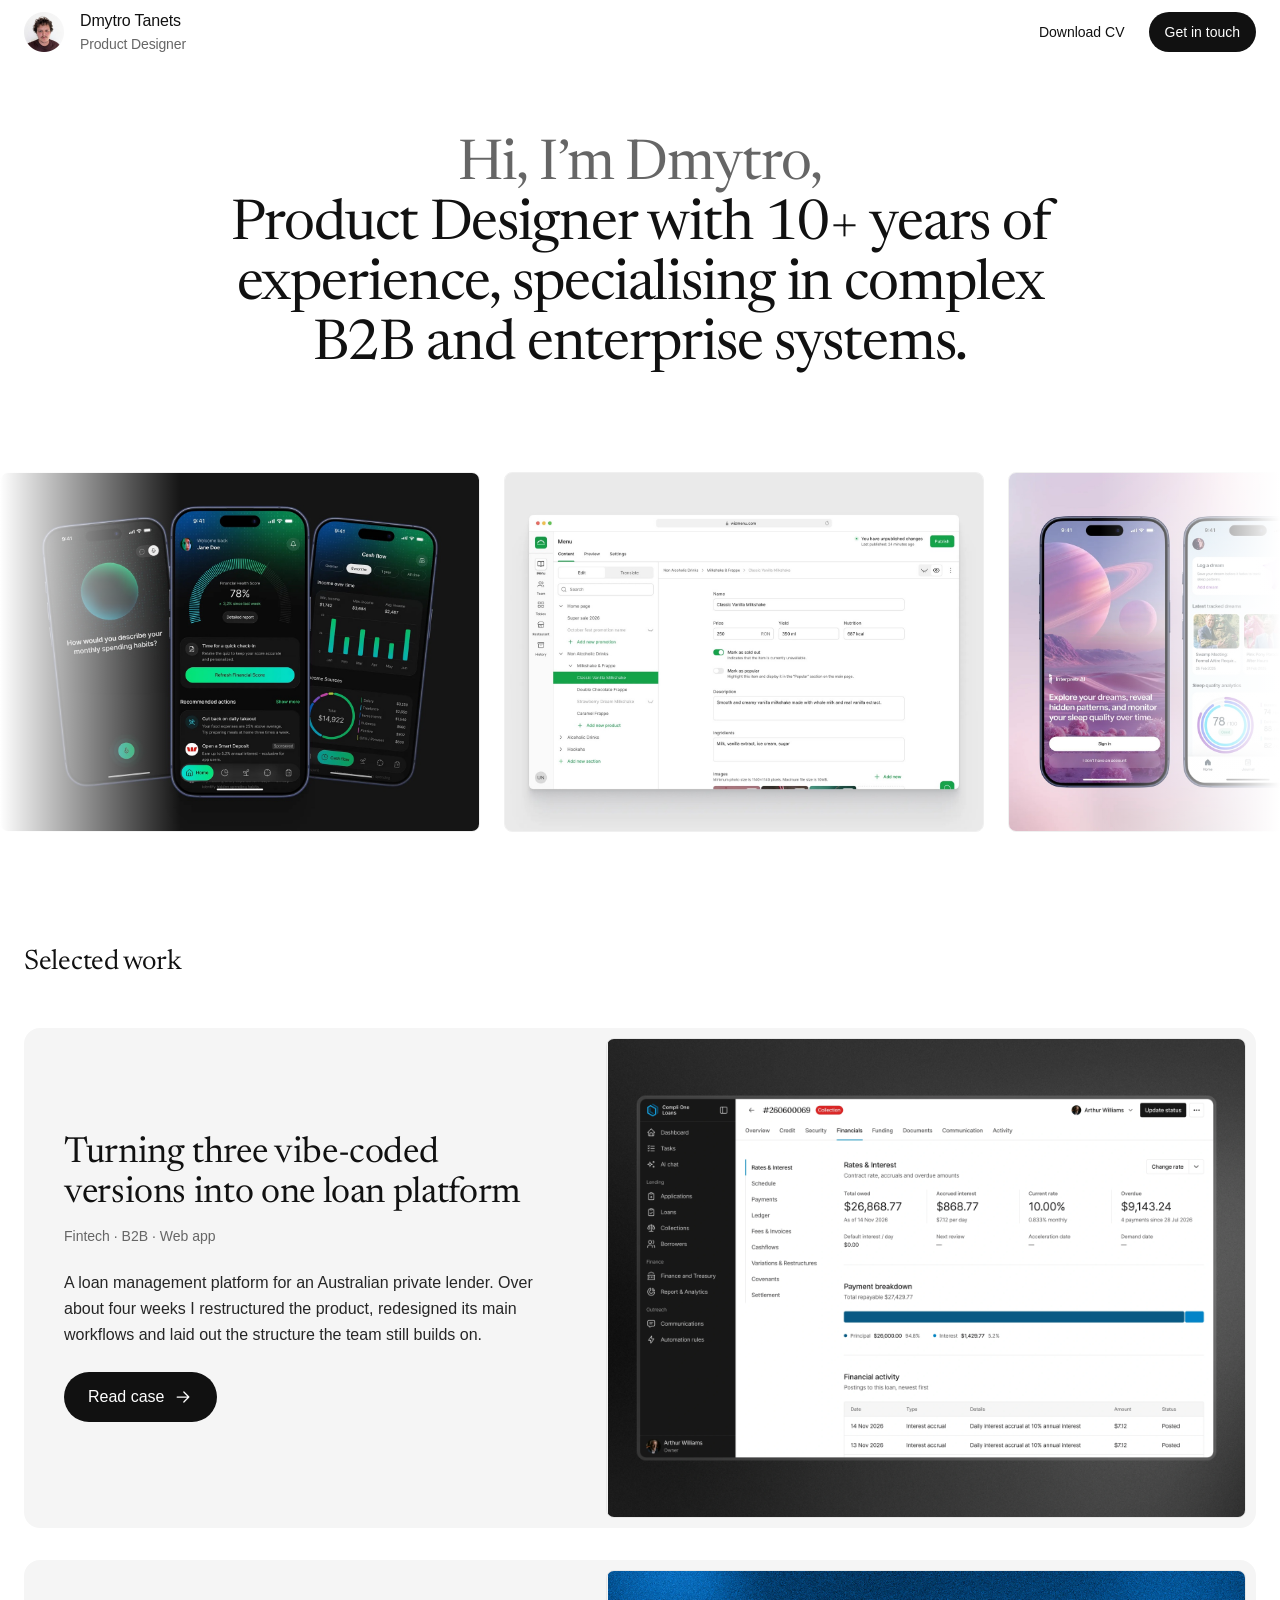
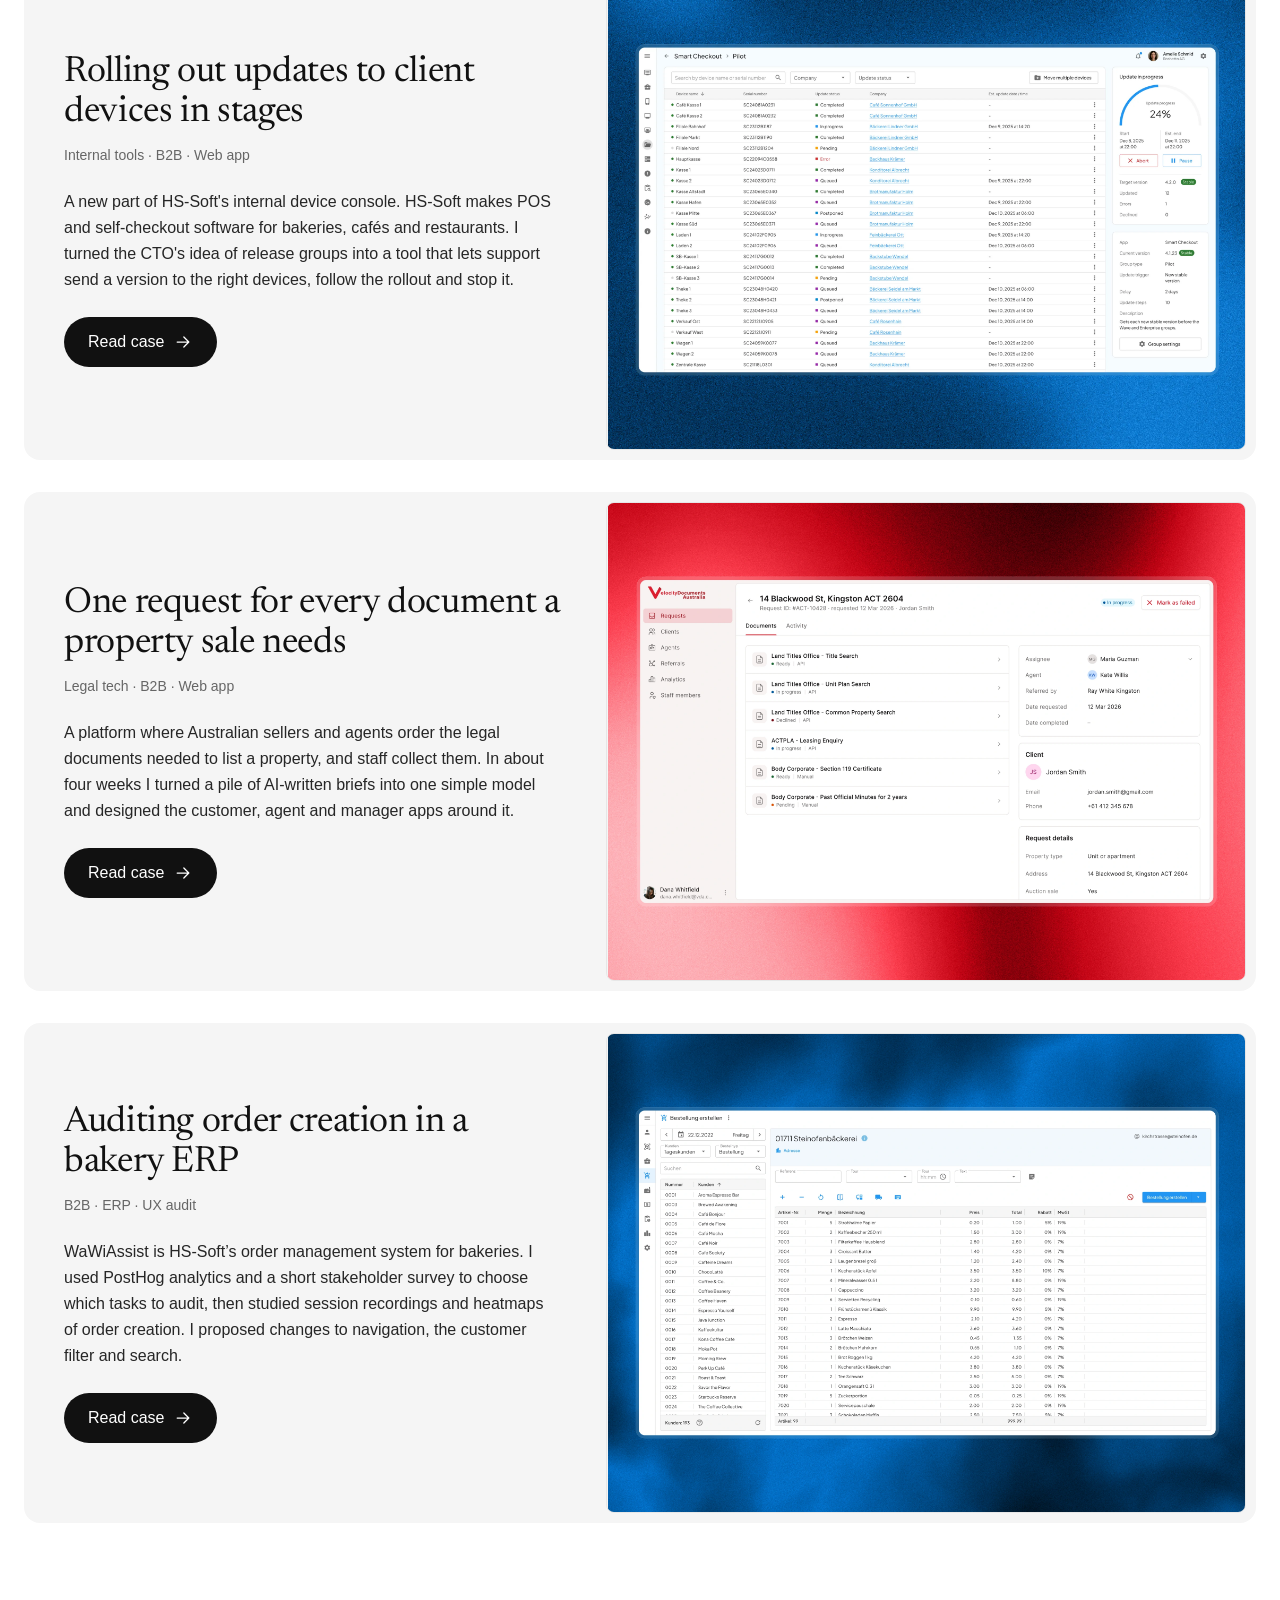
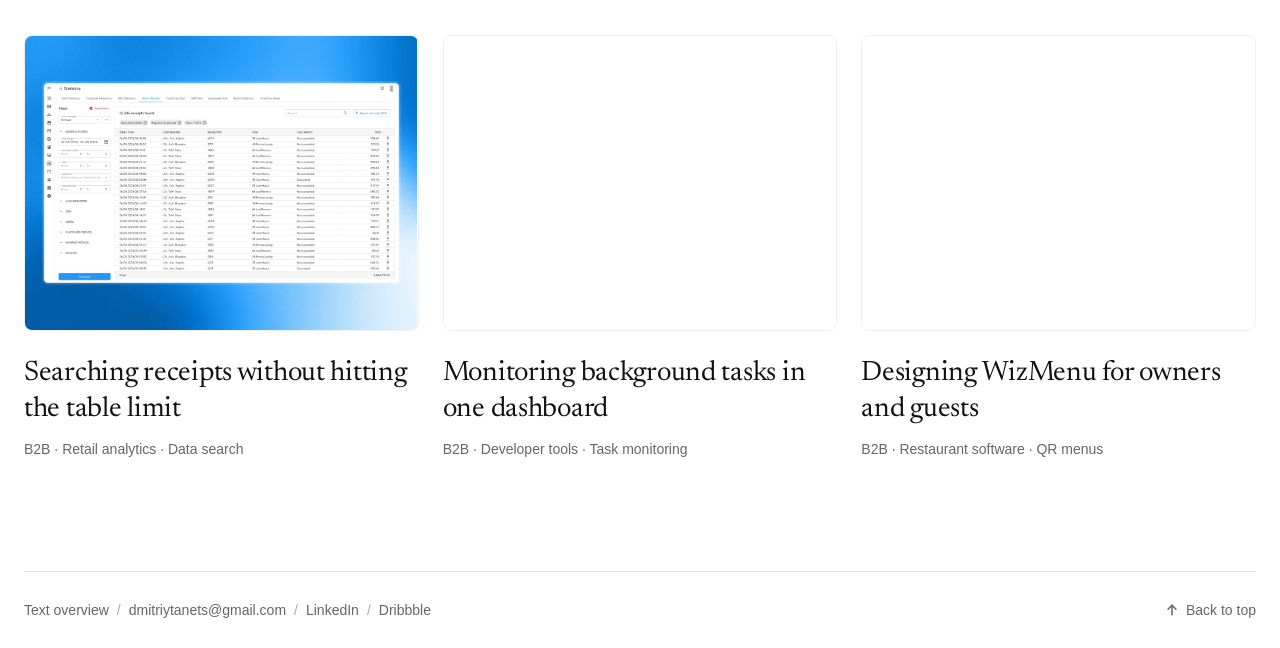
<file: index.html>
<!DOCTYPE html>
<html lang="en">
<head>
    <meta charset="UTF-8">
    <meta name="viewport" content="width=device-width, initial-scale=1.0">
    <meta name="robots" content="noindex, nofollow">
    <title>Dmytro Tanets · Product Designer</title>
    <meta name="description" content="Product Designer with 10+ years of experience, specialising in complex B2B and enterprise systems.">
    <link rel="icon" href="favicon.ico?v=portrait-20261118" sizes="32x32">
    <link rel="icon" href="favicon.svg?v=portrait-20261118" type="image/svg+xml">
    <link rel="apple-touch-icon" href="apple-touch-icon.png?v=portrait-20261118">
    <link rel="manifest" href="site.webmanifest?v=portrait-20261118">
    <link rel="preconnect" href="https://fonts.googleapis.com">
    <link rel="preconnect" href="https://fonts.gstatic.com" crossorigin>
    <link rel="preconnect" href="https://api.fontshare.com">
    <link rel="preconnect" href="https://cdn.fontshare.com" crossorigin>
    <link href="https://fonts.googleapis.com/css2?family=Newsreader:opsz,wght@6..72,400&display=swap" rel="stylesheet" media="print" onload="this.media='all'">
    <link href="https://api.fontshare.com/v2/css?f[]=switzer@400,500&display=swap" rel="stylesheet" media="print" onload="this.media='all'">
    <link rel="stylesheet" href="assets/css/home.css">
    <link rel="stylesheet" href="assets/css/work-cards.css">
    <script src="data/cases.js" defer></script>
    <script src="assets/js/case-registry.js" defer></script>

    <!-- Old links like /#case-wizmenu now live at /case-wizmenu.html -->
    <script>
        (function () {
            var id = location.hash.slice(1);
            if (["case-releasegroups", "case-wizmenu", "case-sc", "case-wawi", "case-pulsepoint"].indexOf(id) !== -1) location.replace(id + '.html');
        })();
    </script>

    <script src="assets/js/analytics.js" defer></script>
    <link rel="alternate" type="text/plain" href="llms.txt" title="Portfolio text overview">
</head>
<body>
    <svg class="icon-sprite" aria-hidden="true" focusable="false">
        <symbol id="icon-arrow-left" viewBox="0 0 24 24">
            <g fill="none" stroke="currentColor" stroke-width="1.5" stroke-linecap="round" stroke-linejoin="round">
                <path d="M5 12h14" vector-effect="non-scaling-stroke"/>
                <path d="M5 12l6 6" vector-effect="non-scaling-stroke"/>
                <path d="M5 12l6 -6" vector-effect="non-scaling-stroke"/>
            </g>
        </symbol>
        <symbol id="icon-arrow-right" viewBox="0 0 24 24">
            <g fill="none" stroke="currentColor" stroke-width="1.5" stroke-linecap="round" stroke-linejoin="round">
                <path d="M5 12h14" vector-effect="non-scaling-stroke"/>
                <path d="M19 12l-6 6" vector-effect="non-scaling-stroke"/>
                <path d="M19 12l-6 -6" vector-effect="non-scaling-stroke"/>
            </g>
        </symbol>
        <symbol id="icon-x" viewBox="0 0 24 24">
            <g fill="none" stroke="currentColor" stroke-width="1.5" stroke-linecap="round" stroke-linejoin="round">
                <path d="M18 6L6 18" vector-effect="non-scaling-stroke"/>
                <path d="M6 6l12 12" vector-effect="non-scaling-stroke"/>
            </g>
        </symbol>
        <symbol id="icon-arrow-up" viewBox="0 0 24 24">
            <g fill="none" stroke="currentColor" stroke-width="1.5" stroke-linecap="round" stroke-linejoin="round">
                <path d="M12 5v14" vector-effect="non-scaling-stroke"/>
                <path d="M18 11l-6 -6" vector-effect="non-scaling-stroke"/>
                <path d="M6 11l6 -6" vector-effect="non-scaling-stroke"/>
            </g>
        </symbol>
        <symbol id="icon-chevron-left" viewBox="0 0 24 24">
            <g fill="none" stroke="currentColor" stroke-width="1.5" stroke-linecap="round" stroke-linejoin="round">
                <path d="M15 6l-6 6l6 6" vector-effect="non-scaling-stroke"/>
            </g>
        </symbol>
        <symbol id="icon-chevron-right" viewBox="0 0 24 24">
            <g fill="none" stroke="currentColor" stroke-width="1.5" stroke-linecap="round" stroke-linejoin="round">
                <path d="M9 6l6 6l-6 6" vector-effect="non-scaling-stroke"/>
            </g>
        </symbol>
    </svg>
    <header class="site-header">
        <a class="brand" href="./" aria-label="Dmytro Tanets, home">
            <img src="images/avatar.png" width="40" height="40" alt="">
            <span class="brand-text">
                <span class="brand-name">Dmytro Tanets</span>
                <span class="brand-role">Product Designer</span>
            </span>
        </a>
        <nav class="links">
            <a class="nav-link" href="Dmytro-Tanets-CV.pdf" download>
                <span class="label-long">Download CV</span><span class="label-short">CV</span>
            </a>
            <a class="button" href="mailto:dmitriytanets@gmail.com">Get in touch</a>
        </nav>
    </header>

    <main>
        <section class="hero">
            <h1 class="hero-title">
                <span class="muted">Hi, I’m Dmytro,</span>
                Product Designer with 10+ years of experience, specialising in complex B2B and enterprise systems.
            </h1>

            <div class="carousel" aria-hidden="true">
                <div class="carousel-track">
                    <img src="images/carousel/01.jpg" width="480" height="360" alt="">
                    <img src="images/carousel/02.jpg" width="480" height="360" alt="">
                    <img src="images/carousel/03.jpg" width="480" height="360" alt="">
                    <img src="images/carousel/04.jpg" width="480" height="360" alt="">
                    <img src="images/carousel/05.jpg" width="480" height="360" alt="">
                    <img src="images/carousel/06.jpg" width="480" height="360" alt="">
                    <img src="images/carousel/07.jpg" width="480" height="360" alt="">
                    <!-- Same set again so the loop is seamless -->
                    <img src="images/carousel/01.jpg" width="480" height="360" alt="">
                    <img src="images/carousel/02.jpg" width="480" height="360" alt="">
                    <img src="images/carousel/03.jpg" width="480" height="360" alt="">
                    <img src="images/carousel/04.jpg" width="480" height="360" alt="">
                    <img src="images/carousel/05.jpg" width="480" height="360" alt="">
                    <img src="images/carousel/06.jpg" width="480" height="360" alt="">
                    <img src="images/carousel/07.jpg" width="480" height="360" alt="">
                </div>
            </div>
        </section>

        <section class="home-work home-content" id="work" aria-labelledby="work-title">
            <h2 class="work-title" id="work-title">Selected work</h2>
            <!-- static-cards:large -->
            <div class="case-list" data-case-list="large">
                <a class="work-card work-card--large" data-slug="loan-platform" data-side="right" href="cases/loan-platform/"><span class="work-card-media"><img src="cases/loan-platform/images/thumbnail.webp" alt="" width="2400" height="1800" loading="lazy" decoding="async"></span><div class="work-card-body"><h3 class="work-card-title"><span class="work-card-title-text">Turning three vibe-coded versions into one loan platform</span></h3><p class="work-card-tags">Fintech · B2B · Web app</p><p class="work-card-summary">A loan management platform for an Australian private lender. Over about four weeks I restructured the product, redesigned its main workflows and laid out the structure the team still builds on.</p><span class="work-card-more">Read case<svg viewBox="0 0 24 24" class="icon icon-20" aria-hidden="true" focusable="false"><path d="M5 12h14m-6-6 6 6-6 6" fill="none" stroke="currentColor" stroke-width="1.5" stroke-linecap="round" stroke-linejoin="round"></path></svg></span></div></a>
                <a class="work-card work-card--large" data-slug="release-groups" data-side="right" href="cases/release-groups/"><span class="work-card-media"><img src="cases/release-groups/images/hero.webp" alt="" width="2400" height="1800" loading="lazy" decoding="async"></span><div class="work-card-body"><h3 class="work-card-title"><span class="work-card-title-text">Rolling out updates to client devices in stages</span></h3><p class="work-card-tags">Internal tools · B2B · Web app</p><p class="work-card-summary">A new part of HS-Soft&#39;s internal device console. HS-Soft makes POS and self-checkout software for bakeries, cafés and restaurants. I turned the CTO&#39;s idea of release groups into a tool that lets support send a version to the right devices, follow the rollout and stop it.</p><span class="work-card-more">Read case<svg viewBox="0 0 24 24" class="icon icon-20" aria-hidden="true" focusable="false"><path d="M5 12h14m-6-6 6 6-6 6" fill="none" stroke="currentColor" stroke-width="1.5" stroke-linecap="round" stroke-linejoin="round"></path></svg></span></div></a>
                <a class="work-card work-card--large" data-slug="property-documents" data-side="right" href="cases/property-documents/"><span class="work-card-media"><img src="cases/property-documents/images/hero.webp" alt="" width="2400" height="1800" loading="lazy" decoding="async"></span><div class="work-card-body"><h3 class="work-card-title"><span class="work-card-title-text">One request for every document a property sale needs</span></h3><p class="work-card-tags">Legal tech · B2B · Web app</p><p class="work-card-summary">A platform where Australian sellers and agents order the legal documents needed to list a property, and staff collect them. In about four weeks I turned a pile of AI-written briefs into one simple model and designed the customer, agent and manager apps around it.</p><span class="work-card-more">Read case<svg viewBox="0 0 24 24" class="icon icon-20" aria-hidden="true" focusable="false"><path d="M5 12h14m-6-6 6 6-6 6" fill="none" stroke="currentColor" stroke-width="1.5" stroke-linecap="round" stroke-linejoin="round"></path></svg></span></div></a>
                <a class="work-card work-card--large" data-slug="wawi-audit" data-side="right" href="cases/wawi-audit/"><span class="work-card-media"><img src="cases/wawi-audit/images/thumbnail.webp?v=thumb-ea1454817962" alt="" width="2400" height="1800" loading="lazy" decoding="async"></span><div class="work-card-body"><h3 class="work-card-title"><span class="work-card-title-text">Auditing order creation in a bakery ERP</span></h3><p class="work-card-tags">B2B · ERP · UX audit</p><p class="work-card-summary">WaWiAssist is HS-Soft’s order management system for bakeries. I used PostHog analytics and a short stakeholder survey to choose which tasks to audit, then studied session recordings and heatmaps of order creation. I proposed changes to navigation, the customer filter and search.</p><span class="work-card-more">Read case<svg viewBox="0 0 24 24" class="icon icon-20" aria-hidden="true" focusable="false"><path d="M5 12h14m-6-6 6 6-6 6" fill="none" stroke="currentColor" stroke-width="1.5" stroke-linecap="round" stroke-linejoin="round"></path></svg></span></div></a>
            </div>
            <!-- /static-cards:large -->
            <!-- static-cards:small -->
            <div class="case-grid" data-case-list="small">
                <a class="work-card work-card--small" data-slug="receipt-search" data-side="right" href="cases/receipt-search/"><span class="work-card-media"><img src="cases/receipt-search/images/hero.webp" alt="" width="2400" height="1800" loading="lazy" decoding="async"></span><div class="work-card-body"><h3 class="work-card-title"><span class="work-card-title-text">Searching receipts without hitting the table limit</span></h3><p class="work-card-tags">B2B · Retail analytics · Data search</p></div></a>
                <a class="work-card work-card--small" data-slug="async-task-service" data-side="right" href="cases/async-task-service/"><span class="work-card-media"><img src="cases/async-task-service/images/hero.webp?v=thumb-968b81026c77" alt="" width="2400" height="1800" loading="lazy" decoding="async"></span><div class="work-card-body"><h3 class="work-card-title"><span class="work-card-title-text">Monitoring background tasks in one dashboard</span></h3><p class="work-card-tags">B2B · Developer tools · Task monitoring</p></div></a>
                <a class="work-card work-card--small" data-slug="wizmenu" data-side="right" href="cases/wizmenu/"><span class="work-card-media"><img src="cases/wizmenu/images/hero.webp" alt="" width="2400" height="1800" loading="lazy" decoding="async"></span><div class="work-card-body"><h3 class="work-card-title"><span class="work-card-title-text">Designing WizMenu for owners and guests</span></h3><p class="work-card-tags">B2B · Restaurant software · QR menus</p></div></a>
            </div>
            <!-- /static-cards:small -->
        </section>
    </main>

    <footer class="site-footer">
        <div class="footer-links">
            <a href="llms.txt">Text overview</a>
            <span class="footer-separator" aria-hidden="true">/</span>
            <a href="mailto:dmitriytanets@gmail.com">dmitriytanets@gmail.com</a>
            <span class="footer-separator" aria-hidden="true">/</span>
            <a href="https://www.linkedin.com/in/dmitriytanets/" target="_blank" rel="noopener noreferrer">LinkedIn</a>
            <span class="footer-separator" aria-hidden="true">/</span>
            <a href="https://dribbble.com/dmitriyt95" target="_blank" rel="noopener noreferrer">Dribbble</a>
        </div>
        <a class="back-to-top" href="#"><svg class="icon" aria-hidden="true" focusable="false"><use href="#icon-arrow-up"></use></svg><span>Back to top</span></a>
    </footer>
</body>
</html>
</file>
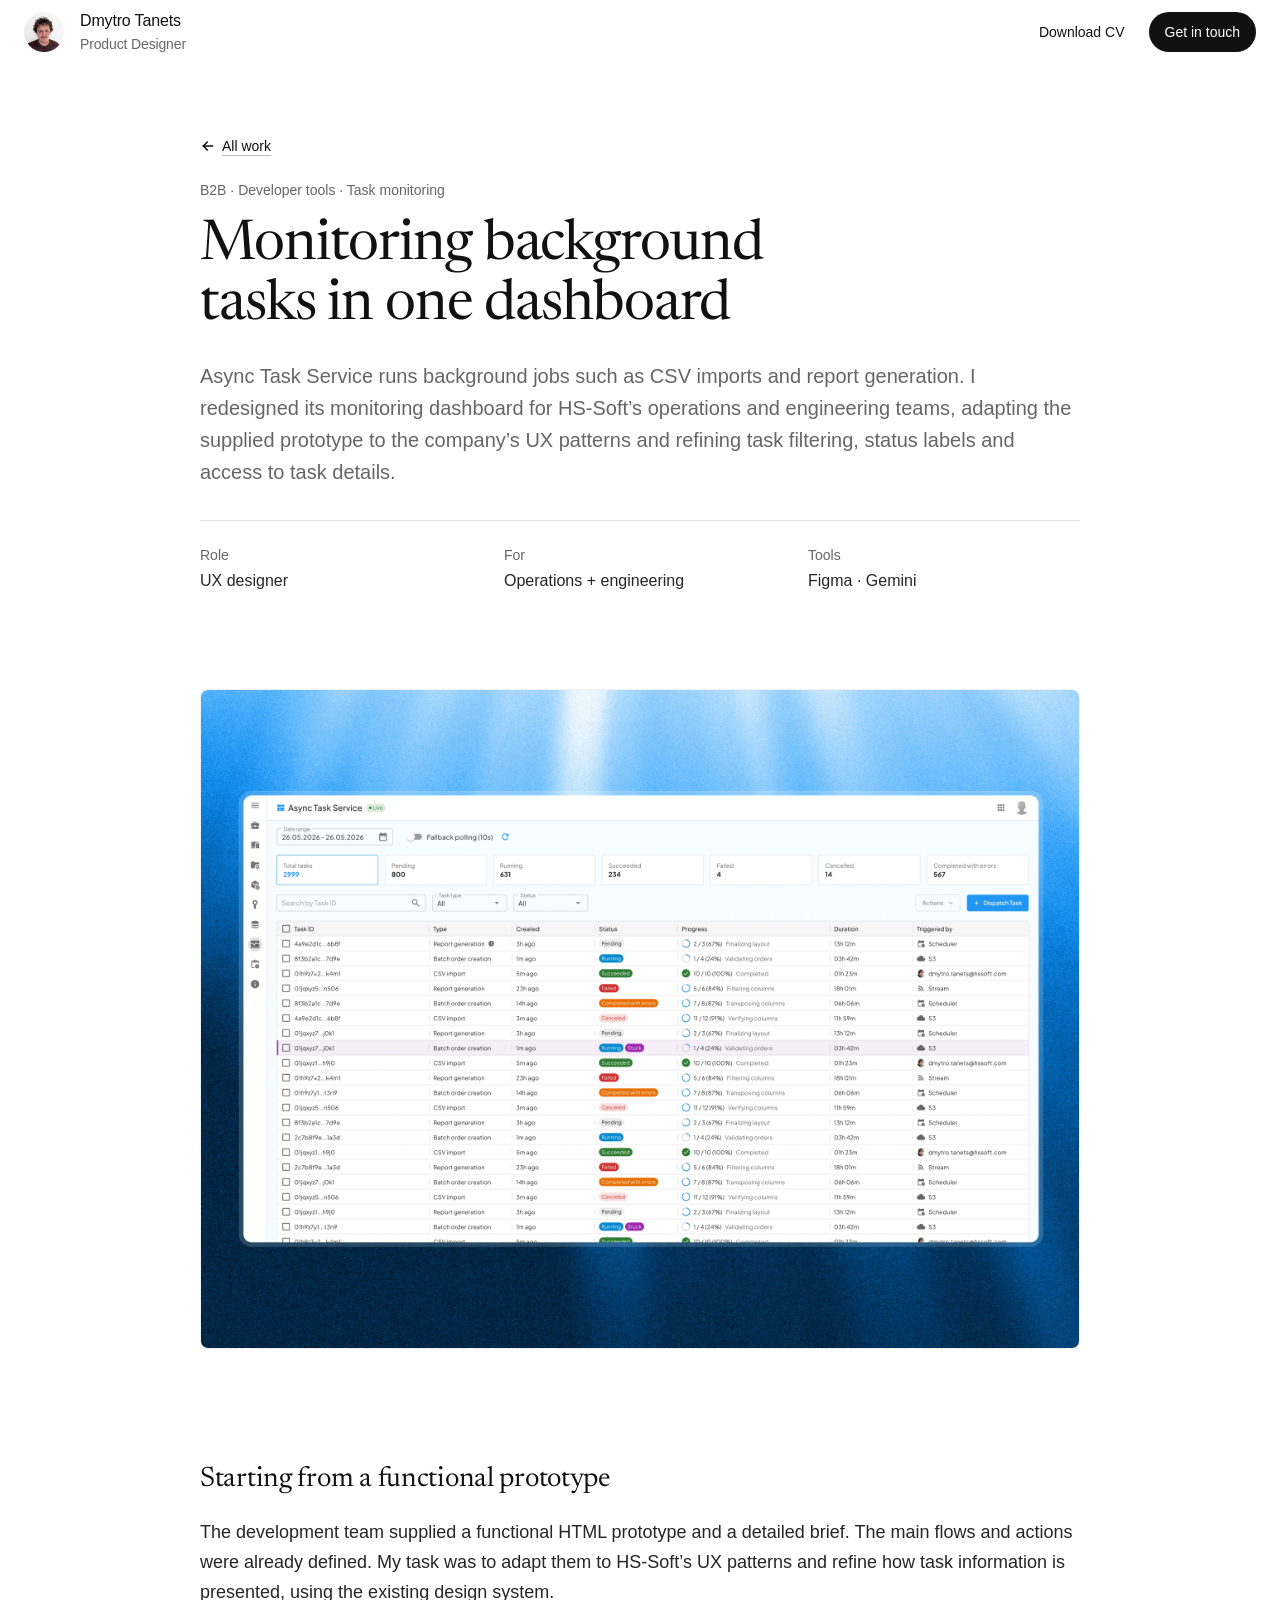
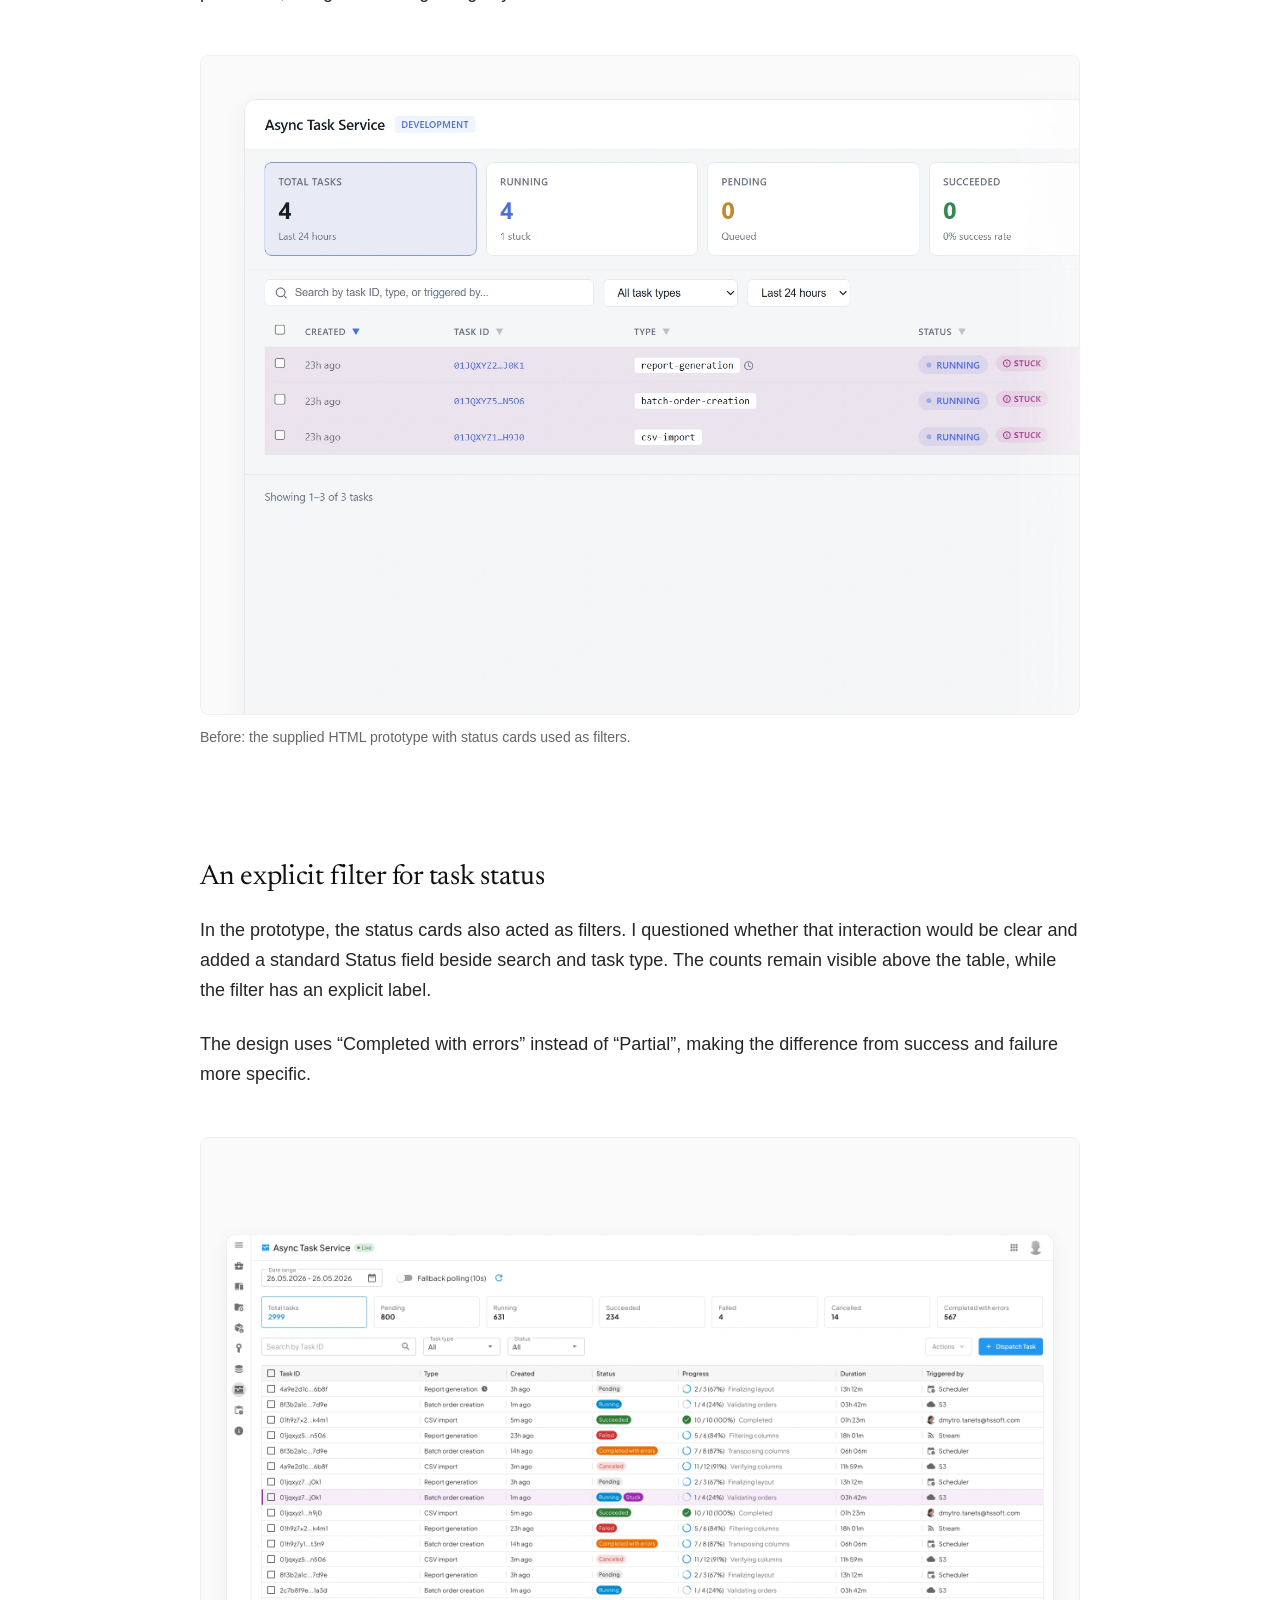
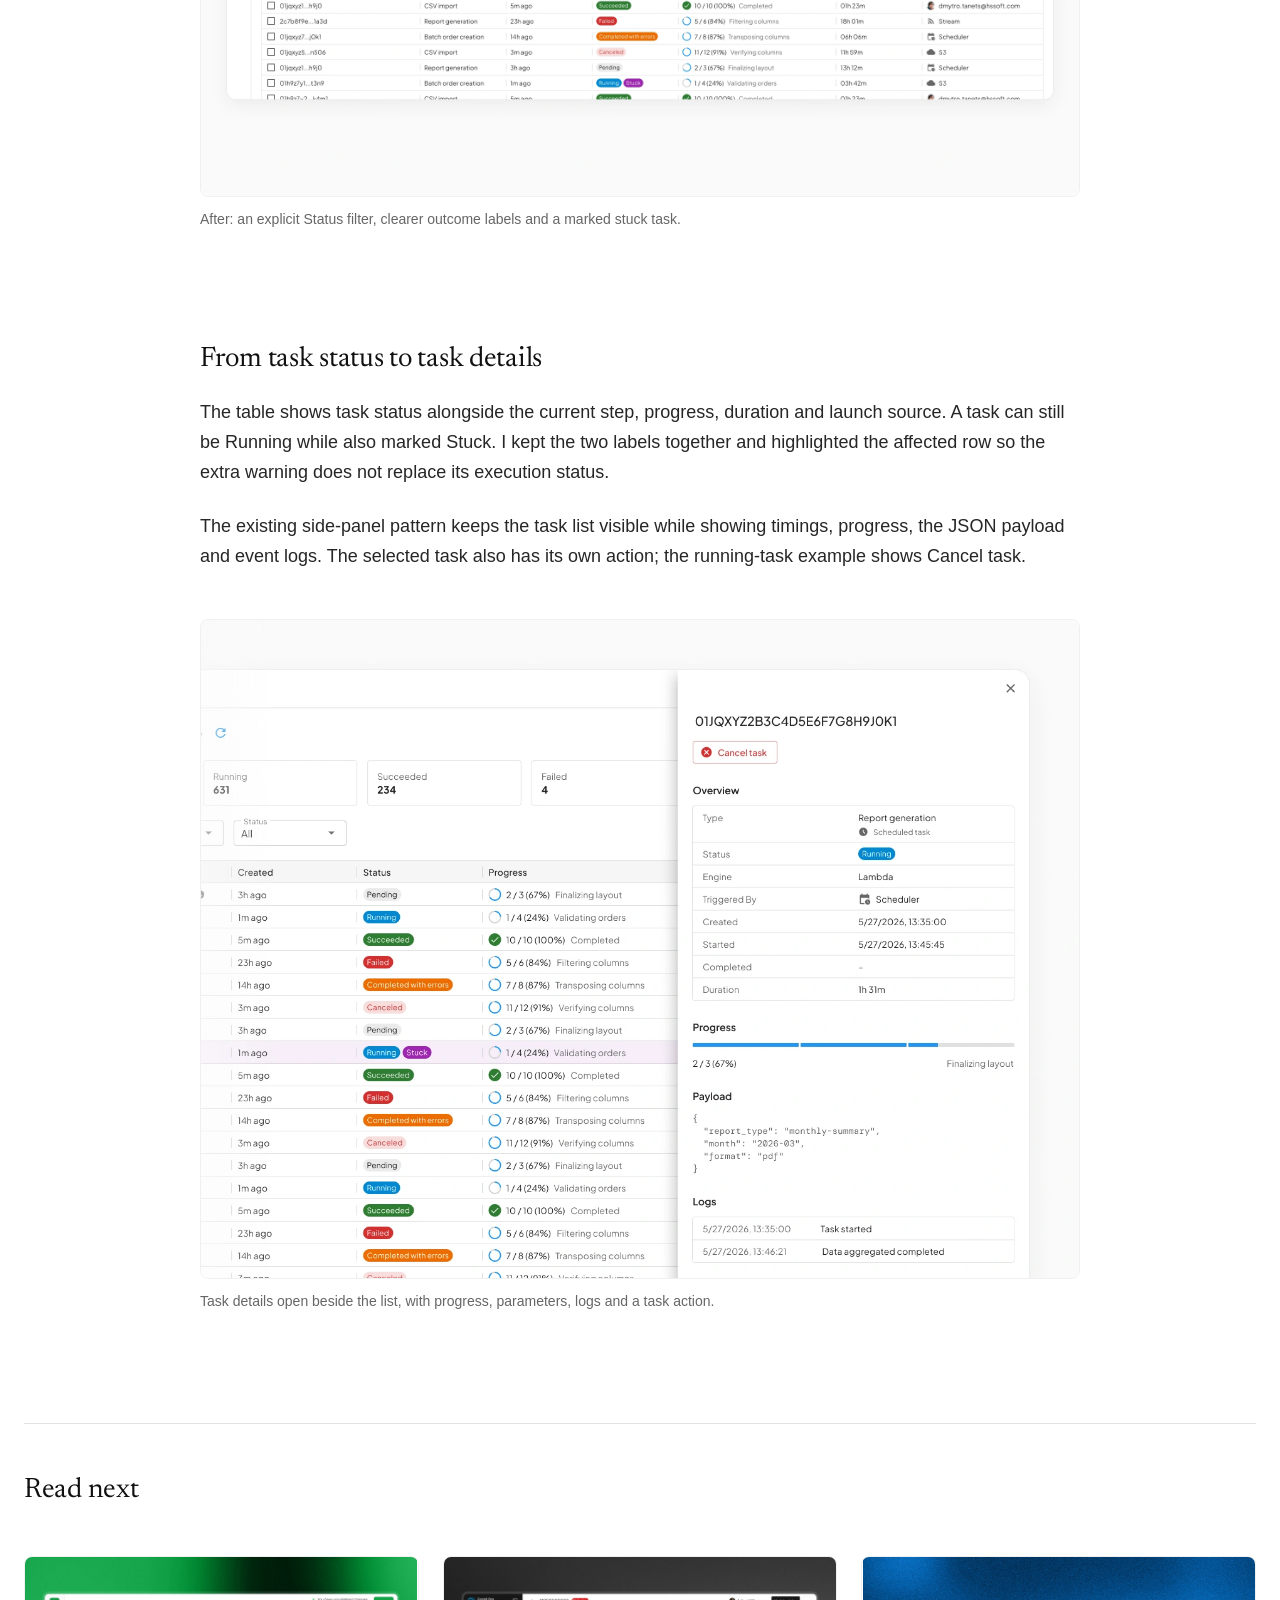
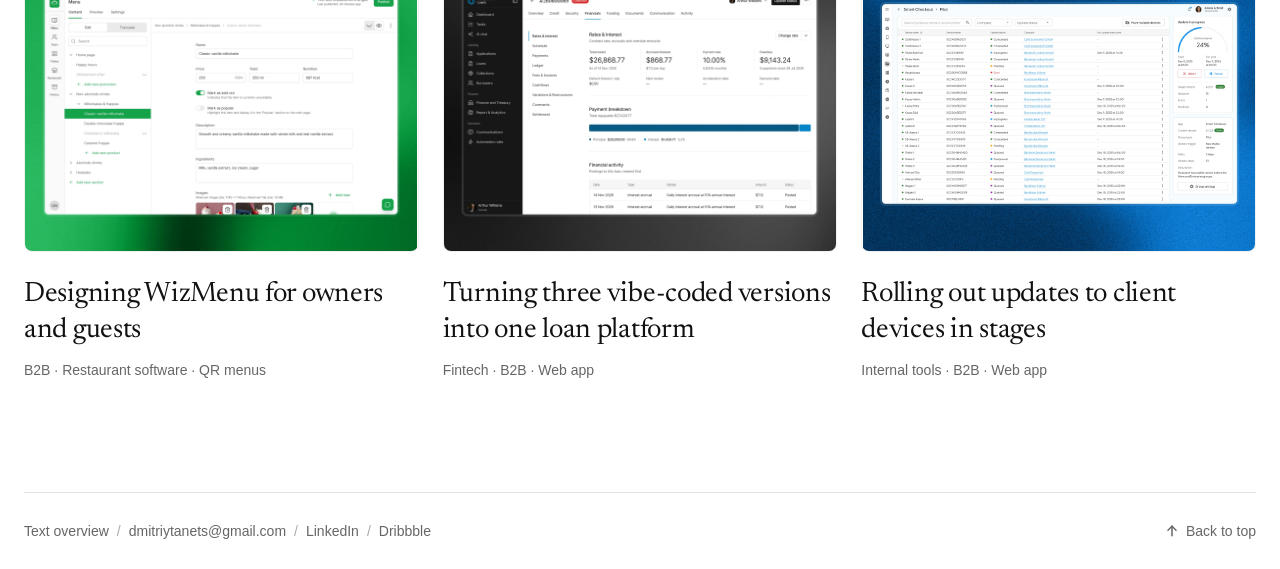
<file: cases/async-task-service/index.html>
<!DOCTYPE html>
<html lang="en">
<head>
    <meta charset="UTF-8">
    <meta name="viewport" content="width=device-width, initial-scale=1.0">
    <meta name="robots" content="noindex, nofollow">
    <title>Monitoring background tasks in one dashboard · Dmytro Tanets</title>
    <meta name="description" content="Async Task Service runs background jobs such as CSV imports and report generation. I redesigned its monitoring dashboard for HS-Soft’s operations and engineering teams, adapting the supplied prototype to the company’s UX patterns and refining task filtering, status labels and access to task details.">
    <link rel="icon" href="../../favicon.ico?v=portrait-20261118" sizes="32x32">
    <link rel="icon" href="../../favicon.svg?v=portrait-20261118" type="image/svg+xml">
    <link rel="apple-touch-icon" href="../../apple-touch-icon.png?v=portrait-20261118">
    <link rel="manifest" href="../../site.webmanifest?v=portrait-20261118">
    <link rel="preconnect" href="https://fonts.googleapis.com">
    <link rel="preconnect" href="https://fonts.gstatic.com" crossorigin>
    <link rel="preconnect" href="https://api.fontshare.com">
    <link rel="preconnect" href="https://cdn.fontshare.com" crossorigin>
    <link href="https://fonts.googleapis.com/css2?family=Newsreader:opsz,wght@6..72,400&display=swap" rel="stylesheet" media="print" onload="this.media='all'">
    <link href="https://api.fontshare.com/v2/css?f[]=switzer@400,500&display=swap" rel="stylesheet" media="print" onload="this.media='all'">
    <!-- Reuse the existing case styles and components without adding CSS. -->
    <link rel="stylesheet" href="../wawi-audit/case.css">
    <link rel="stylesheet" href="../../assets/css/work-cards.css">
    <link rel="stylesheet" href="../../assets/css/next-case.css">
    <script src="../../data/cases.js" defer></script>
    <script src="../../assets/js/case-registry.js" defer></script>
    <script src="../../assets/js/analytics.js" defer></script>
    <link rel="alternate" type="text/plain" href="../../llms.txt" title="Portfolio text overview">
</head>
<body>
    <svg class="icon-sprite" aria-hidden="true" focusable="false">
        <symbol id="icon-arrow-left" viewBox="0 0 24 24">
            <g fill="none" stroke="currentColor" stroke-width="1.5" stroke-linecap="round" stroke-linejoin="round">
                <path d="M5 12h14" vector-effect="non-scaling-stroke"/>
                <path d="M5 12l6 6" vector-effect="non-scaling-stroke"/>
                <path d="M5 12l6 -6" vector-effect="non-scaling-stroke"/>
            </g>
        </symbol>
        <symbol id="icon-arrow-up" viewBox="0 0 24 24">
            <g fill="none" stroke="currentColor" stroke-width="1.5" stroke-linecap="round" stroke-linejoin="round">
                <path d="M12 5v14" vector-effect="non-scaling-stroke"/>
                <path d="M18 11l-6 -6" vector-effect="non-scaling-stroke"/>
                <path d="M6 11l6 -6" vector-effect="non-scaling-stroke"/>
            </g>
        </symbol>
        <symbol id="icon-x" viewBox="0 0 24 24">
            <g fill="none" stroke="currentColor" stroke-width="1.5" stroke-linecap="round" stroke-linejoin="round">
                <path d="M18 6L6 18" vector-effect="non-scaling-stroke"/>
                <path d="M6 6l12 12" vector-effect="non-scaling-stroke"/>
            </g>
        </symbol>
        <symbol id="icon-chevron-left" viewBox="0 0 24 24">
            <g fill="none" stroke="currentColor" stroke-width="1.5" stroke-linecap="round" stroke-linejoin="round">
                <path d="M15 6l-6 6l6 6" vector-effect="non-scaling-stroke"/>
            </g>
        </symbol>
        <symbol id="icon-chevron-right" viewBox="0 0 24 24">
            <g fill="none" stroke="currentColor" stroke-width="1.5" stroke-linecap="round" stroke-linejoin="round">
                <path d="M9 6l6 6l-6 6" vector-effect="non-scaling-stroke"/>
            </g>
        </symbol>
    </svg>

    <header class="site-header">
        <a class="brand" href="../../" aria-label="Dmytro Tanets, home">
            <img src="../../images/avatar.png" width="40" height="40" alt="">
            <span class="brand-text">
                <span class="brand-name">Dmytro Tanets</span>
                <span class="brand-role">Product Designer</span>
            </span>
        </a>
        <nav class="links">
            <a class="nav-link" href="../../Dmytro-Tanets-CV.pdf" download>
                <span class="label-long">Download CV</span><span class="label-short">CV</span>
            </a>
            <a class="button" href="mailto:dmitriytanets@gmail.com">Get in touch</a>
        </nav>
    </header>

    <main class="page">
        <header class="block case-header">
            <a class="back" href="../../" data-work-link><svg class="icon" aria-hidden="true" focusable="false"><use href="#icon-arrow-left"></use></svg><span>All work</span></a>
            <p class="label">B2B · Developer tools · Task monitoring</p>
            <h1>Monitoring background tasks in one dashboard</h1>
            <p class="lede">Async Task Service runs background jobs such as CSV imports and report generation. I redesigned its monitoring dashboard for HS-Soft’s operations and engineering teams, adapting the supplied prototype to the company’s UX patterns and refining task filtering, status labels and access to task details.</p>
            <dl class="meta">
                <div><dt>Role</dt><dd>UX designer</dd></div>
                <div><dt>For</dt><dd>Operations + engineering</dd></div>
                <div><dt>Tools</dt><dd>Figma · Gemini</dd></div>
            </dl>
        </header>

        <figure class="figure hero" data-slot="hero">
            <div class="media"><img src="images/hero.webp?v=thumb-968b81026c77" width="4240" height="3180" alt="Async Task Service dashboard with task counts, explicit filters and a table of background jobs." decoding="async" fetchpriority="high"></div>
        </figure>

        <section class="block">
            <h2>Starting from a functional prototype</h2>
            <p>The development team supplied a functional HTML prototype and a detailed brief. The main flows and actions were already defined. My task was to adapt them to HS-Soft’s UX patterns and refine how task information is presented, using the existing design system.</p>
            <div class="figures">
                <figure class="figure" data-slot="before">
                    <button class="zoom" type="button" aria-label="Enlarge image: Before: the supplied HTML prototype with status cards used as filters."><div class="media"><img src="images/before.webp" width="1600" height="1200" alt="The supplied HTML prototype, with task status cards above search and task type filters." decoding="async" loading="lazy"></div></button>
                    <figcaption>Before: the supplied HTML prototype with status cards used as filters.</figcaption>
                </figure>
            </div>
        </section>

        <section class="block">
            <h2>An explicit filter for task status</h2>
            <p>In the prototype, the status cards also acted as filters. I questioned whether that interaction would be clear and added a standard Status field beside search and task type. The counts remain visible above the table, while the filter has an explicit label.</p>
            <p>The design uses “Completed with errors” instead of “Partial”, making the difference from success and failure more specific.</p>
            <div class="figures">
                <figure class="figure" data-slot="after">
                    <button class="zoom" type="button" aria-label="Enlarge image: After: an explicit Status filter, clearer outcome labels and a marked stuck task."><div class="media"><img src="images/after.webp" width="2040" height="1530" alt="The redesigned dashboard with a labelled Status filter, Completed with errors labels, and Running tasks also marked Stuck." decoding="async" loading="lazy"></div></button>
                    <figcaption>After: an explicit Status filter, clearer outcome labels and a marked stuck task.</figcaption>
                </figure>
            </div>
        </section>

        <section class="block">
            <h2>From task status to task details</h2>
            <p>The table shows task status alongside the current step, progress, duration and launch source. A task can still be Running while also marked Stuck. I kept the two labels together and highlighted the affected row so the extra warning does not replace its execution status.</p>
            <p>The existing side-panel pattern keeps the task list visible while showing timings, progress, the JSON payload and event logs. The selected task also has its own action; the running-task example shows Cancel task.</p>
            <div class="figures">
                <figure class="figure" data-slot="details">
                    <button class="zoom" type="button" aria-label="Enlarge image: Task details open beside the list, with progress, parameters, logs and a task action."><div class="media"><img src="images/details.webp" width="1400" height="1050" alt="A task detail panel beside the task list, showing overview, progress, JSON payload, event logs and Cancel task." decoding="async" loading="lazy"></div></button>
                    <figcaption>Task details open beside the list, with progress, parameters, logs and a task action.</figcaption>
                </figure>
            </div>
        </section>
    </main>

    <nav class="read-next" data-read-next="async-task-service" aria-labelledby="read-next-title"><h2 class="read-next-title" id="read-next-title">Read next</h2><div class="case-grid"><a class="work-card work-card--small" data-slug="wizmenu" data-side="right" href="../../cases/wizmenu/"><span class="work-card-media"><img src="../../cases/wizmenu/images/hero.webp" alt="" width="2400" height="1800" loading="lazy" decoding="async"></span><div class="work-card-body"><h3 class="work-card-title"><span class="work-card-title-text">Designing WizMenu for owners and guests</span></h3><p class="work-card-tags">B2B · Restaurant software · QR menus</p></div></a><a class="work-card work-card--small" data-slug="loan-platform" data-side="right" href="../../cases/loan-platform/"><span class="work-card-media"><img src="../../cases/loan-platform/images/thumbnail.webp" alt="" width="2400" height="1800" loading="lazy" decoding="async"></span><div class="work-card-body"><h3 class="work-card-title"><span class="work-card-title-text">Turning three vibe-coded versions into one loan platform</span></h3><p class="work-card-tags">Fintech · B2B · Web app</p></div></a><a class="work-card work-card--small" data-slug="release-groups" data-side="right" href="../../cases/release-groups/"><span class="work-card-media"><img src="../../cases/release-groups/images/hero.webp" alt="" width="2400" height="1800" loading="lazy" decoding="async"></span><div class="work-card-body"><h3 class="work-card-title"><span class="work-card-title-text">Rolling out updates to client devices in stages</span></h3><p class="work-card-tags">Internal tools · B2B · Web app</p></div></a></div></nav>

    <footer class="site-footer">
        <div class="footer-links">
            <a href="../../llms.txt">Text overview</a>
            <span class="footer-separator" aria-hidden="true">/</span>
            <a href="mailto:dmitriytanets@gmail.com">dmitriytanets@gmail.com</a>
            <span class="footer-separator" aria-hidden="true">/</span>
            <a href="https://www.linkedin.com/in/dmitriytanets/" target="_blank" rel="noopener noreferrer">LinkedIn</a>
            <span class="footer-separator" aria-hidden="true">/</span>
            <a href="https://dribbble.com/dmitriyt95" target="_blank" rel="noopener noreferrer">Dribbble</a>
        </div>
        <a class="back-to-top" href="#"><svg class="icon" aria-hidden="true" focusable="false"><use href="#icon-arrow-up"></use></svg><span>Back to top</span></a>
    </footer>
    <script src="case.js"></script>
</body>
</html>
</file>
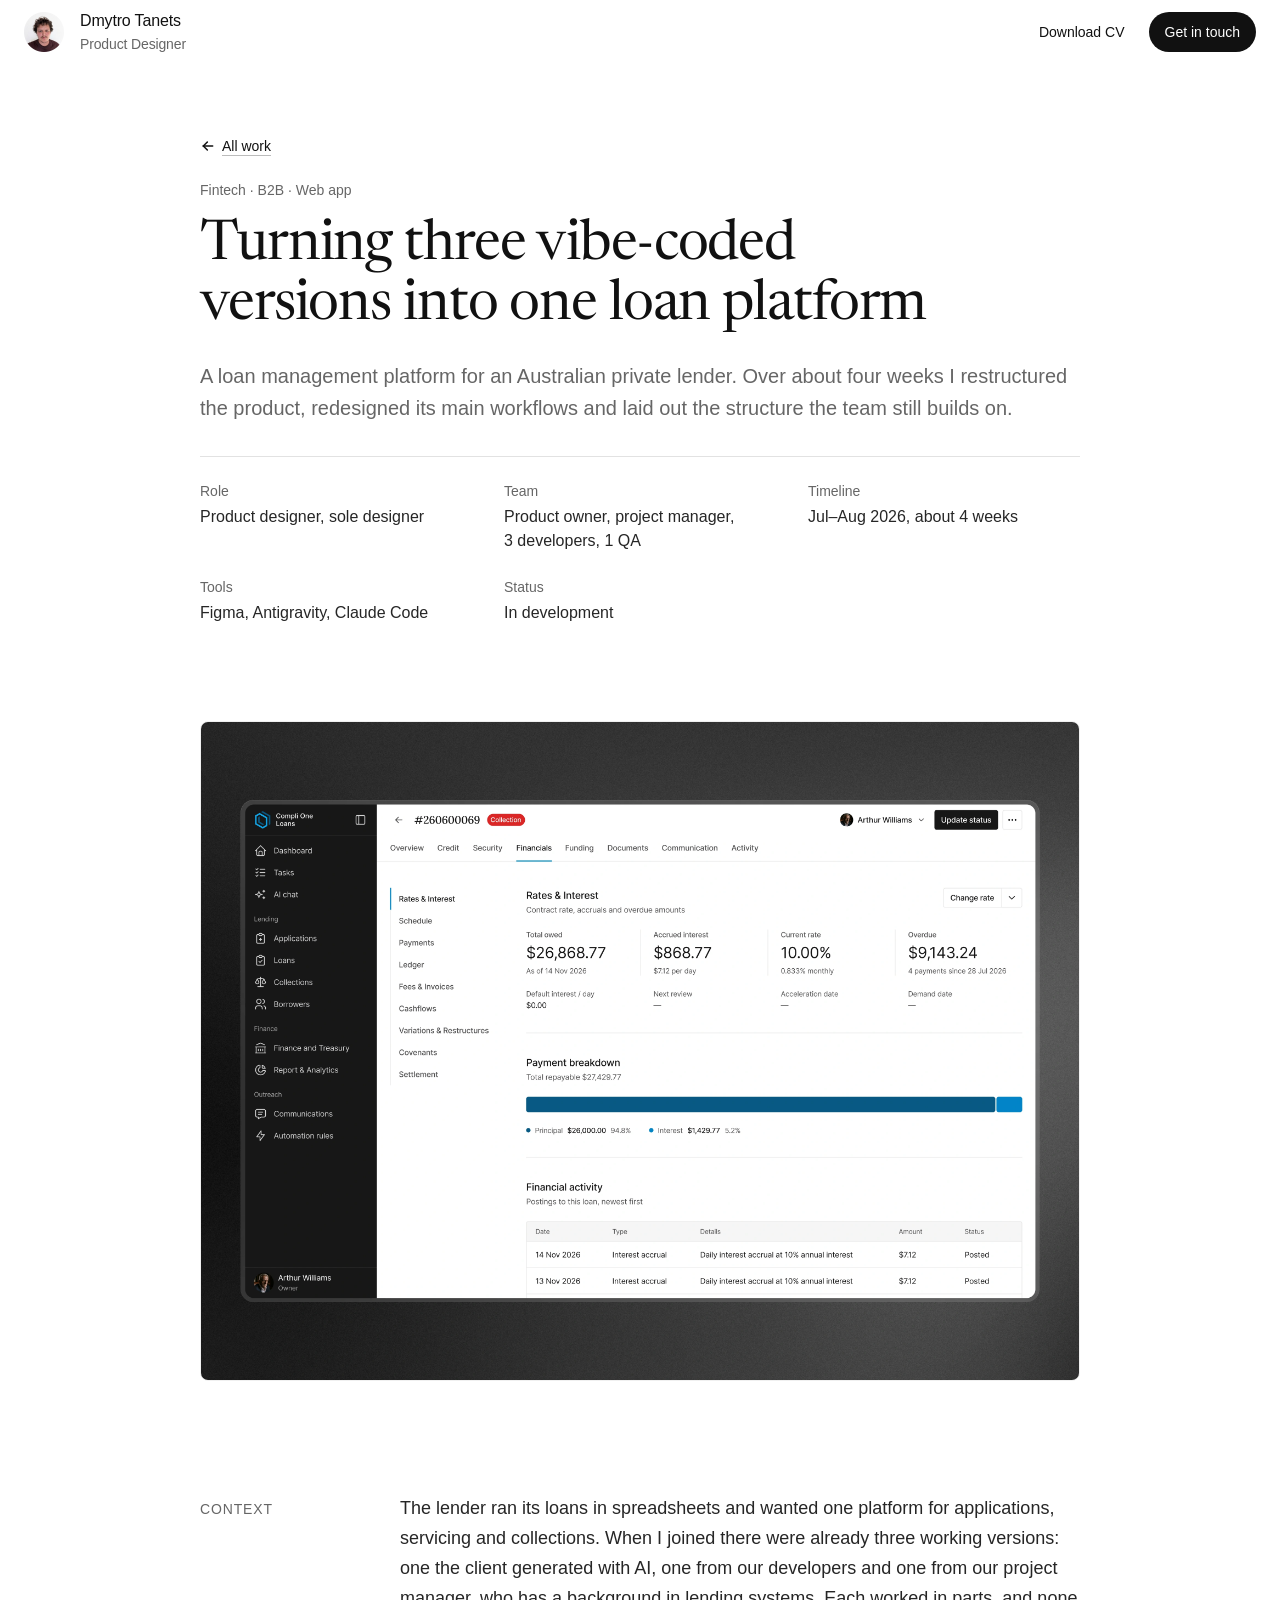
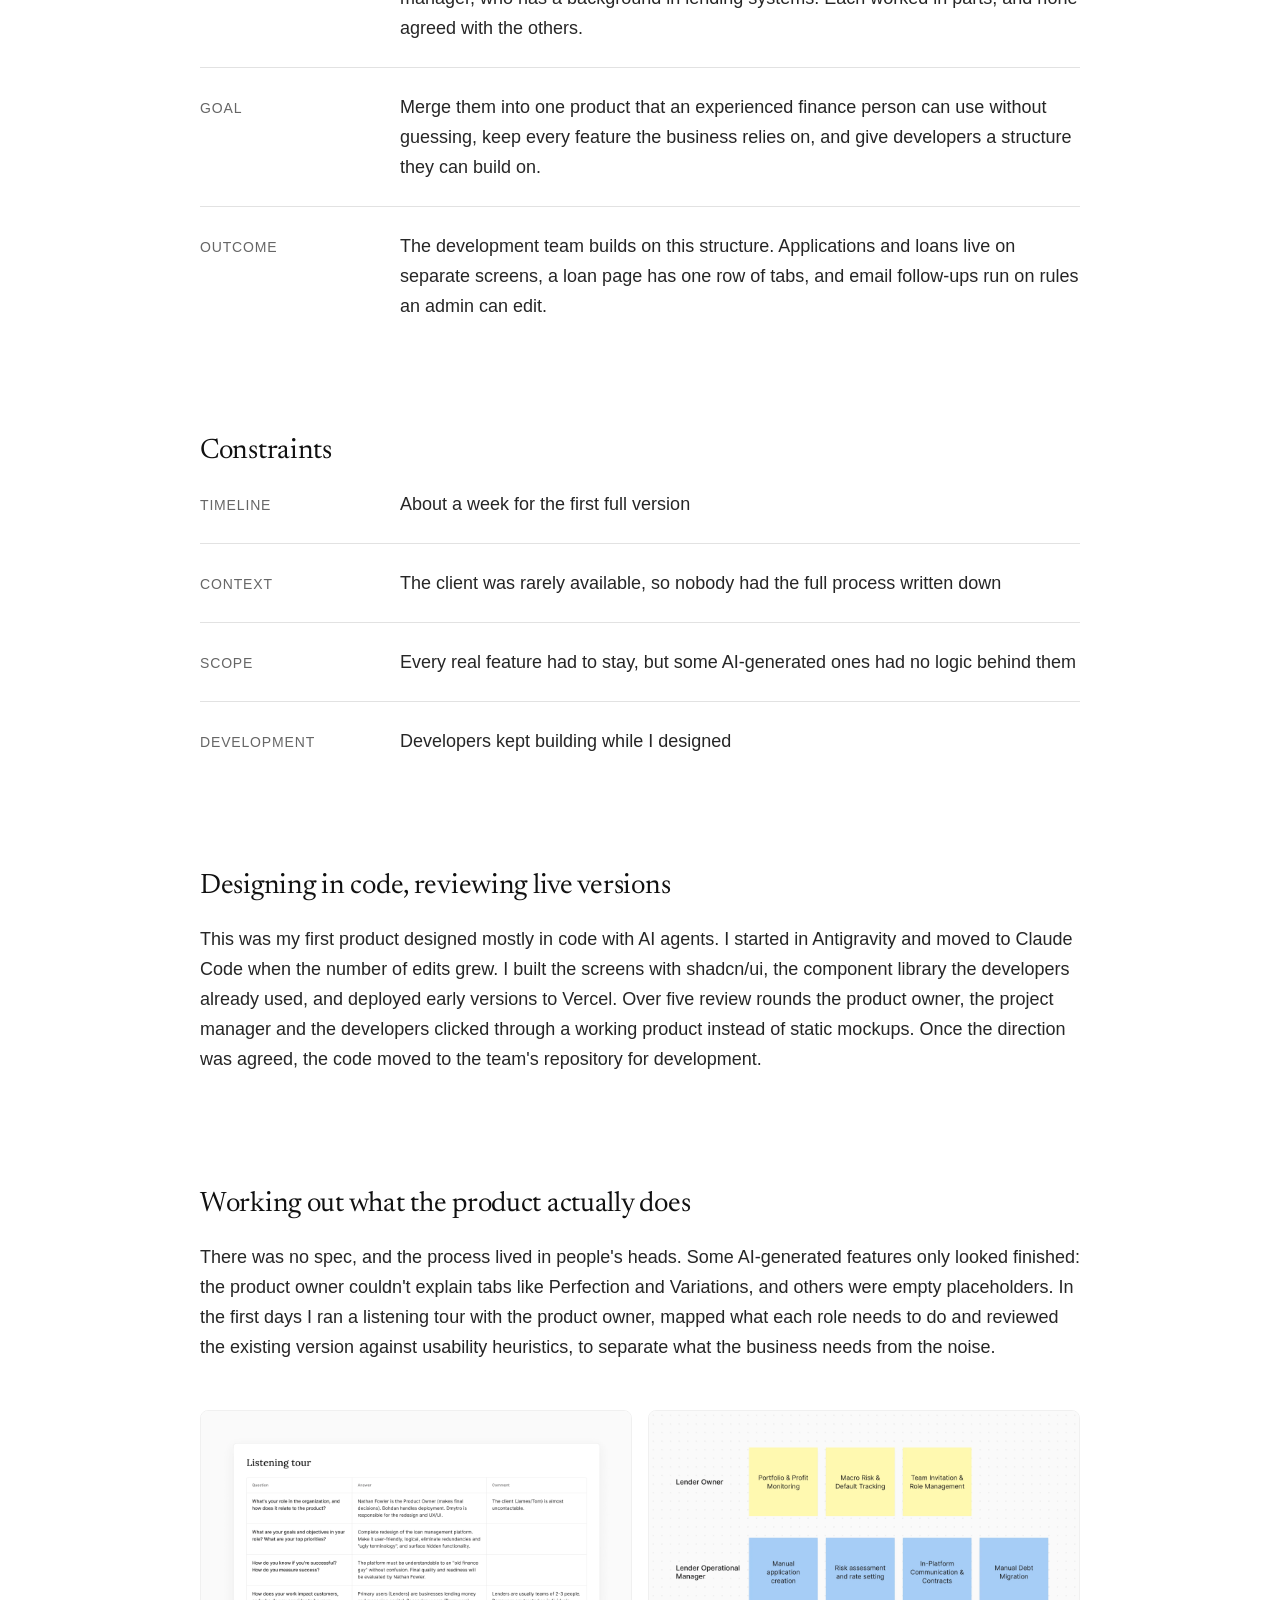
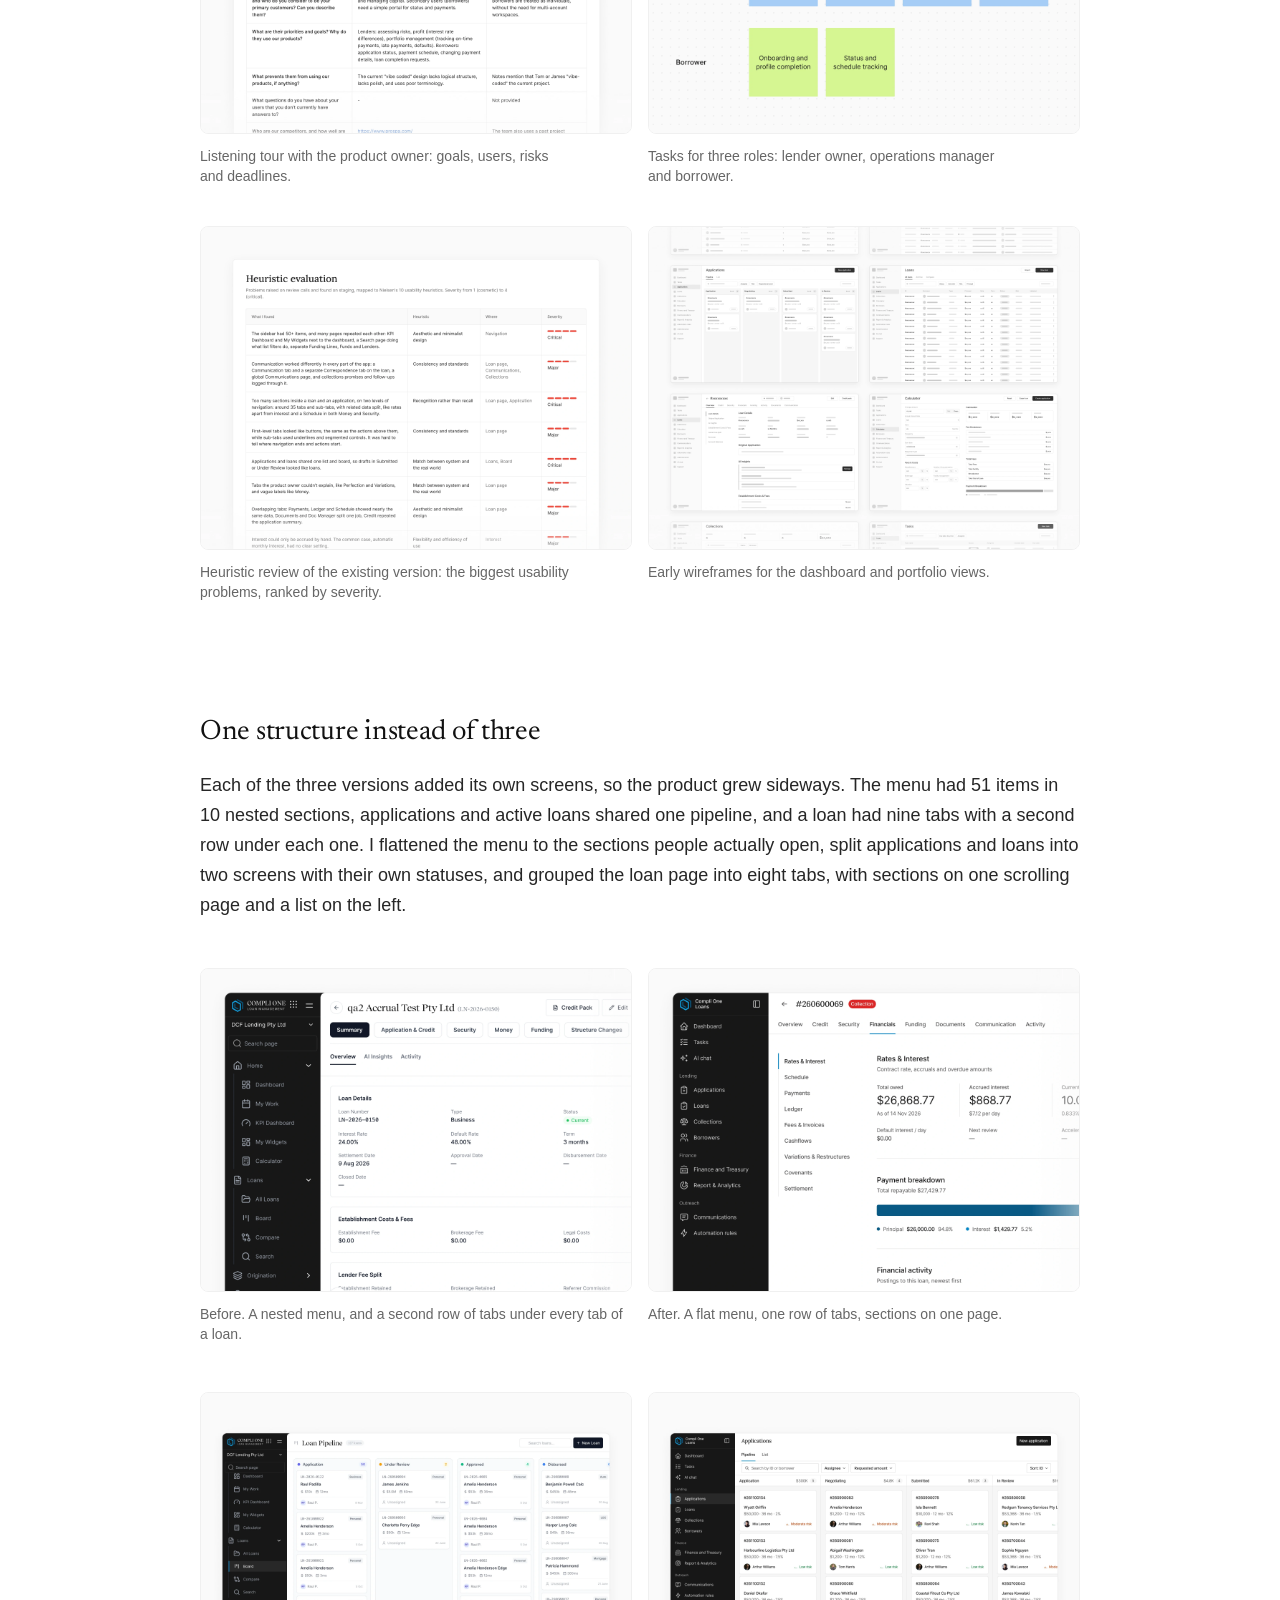
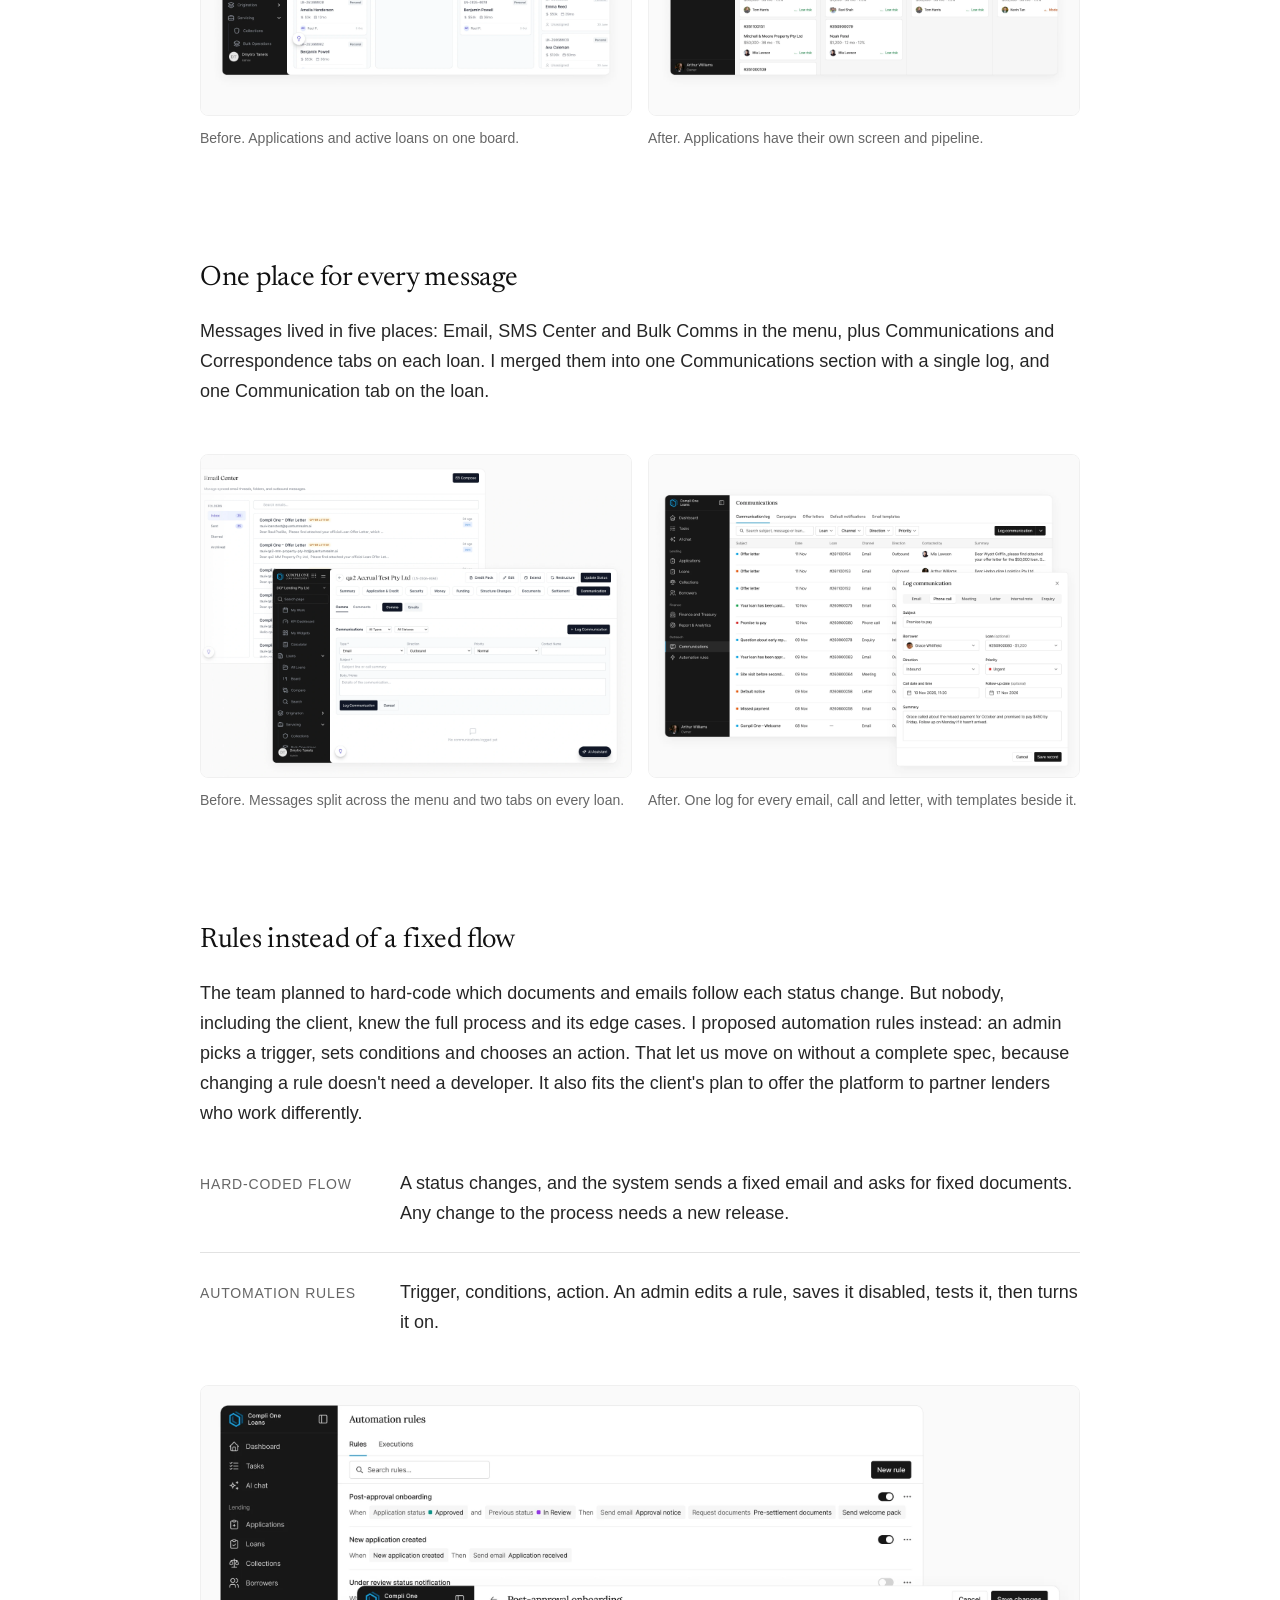
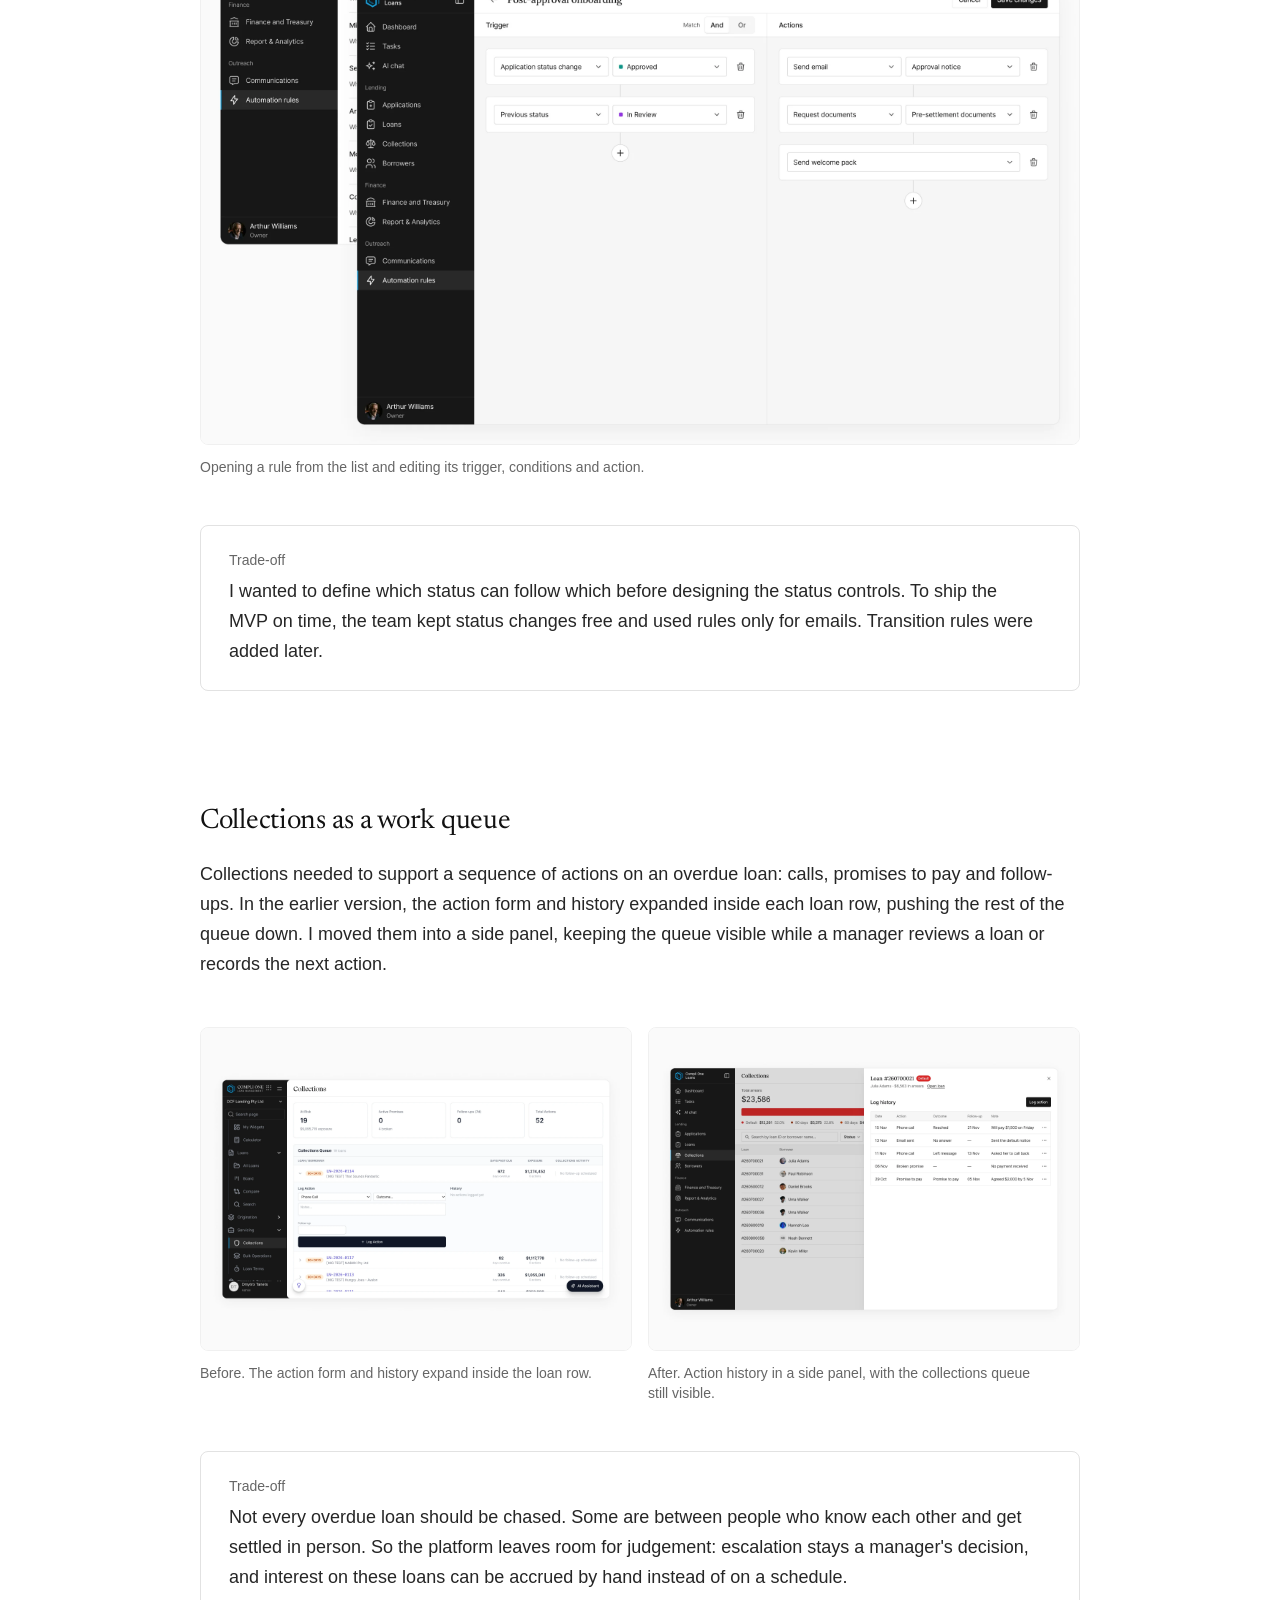
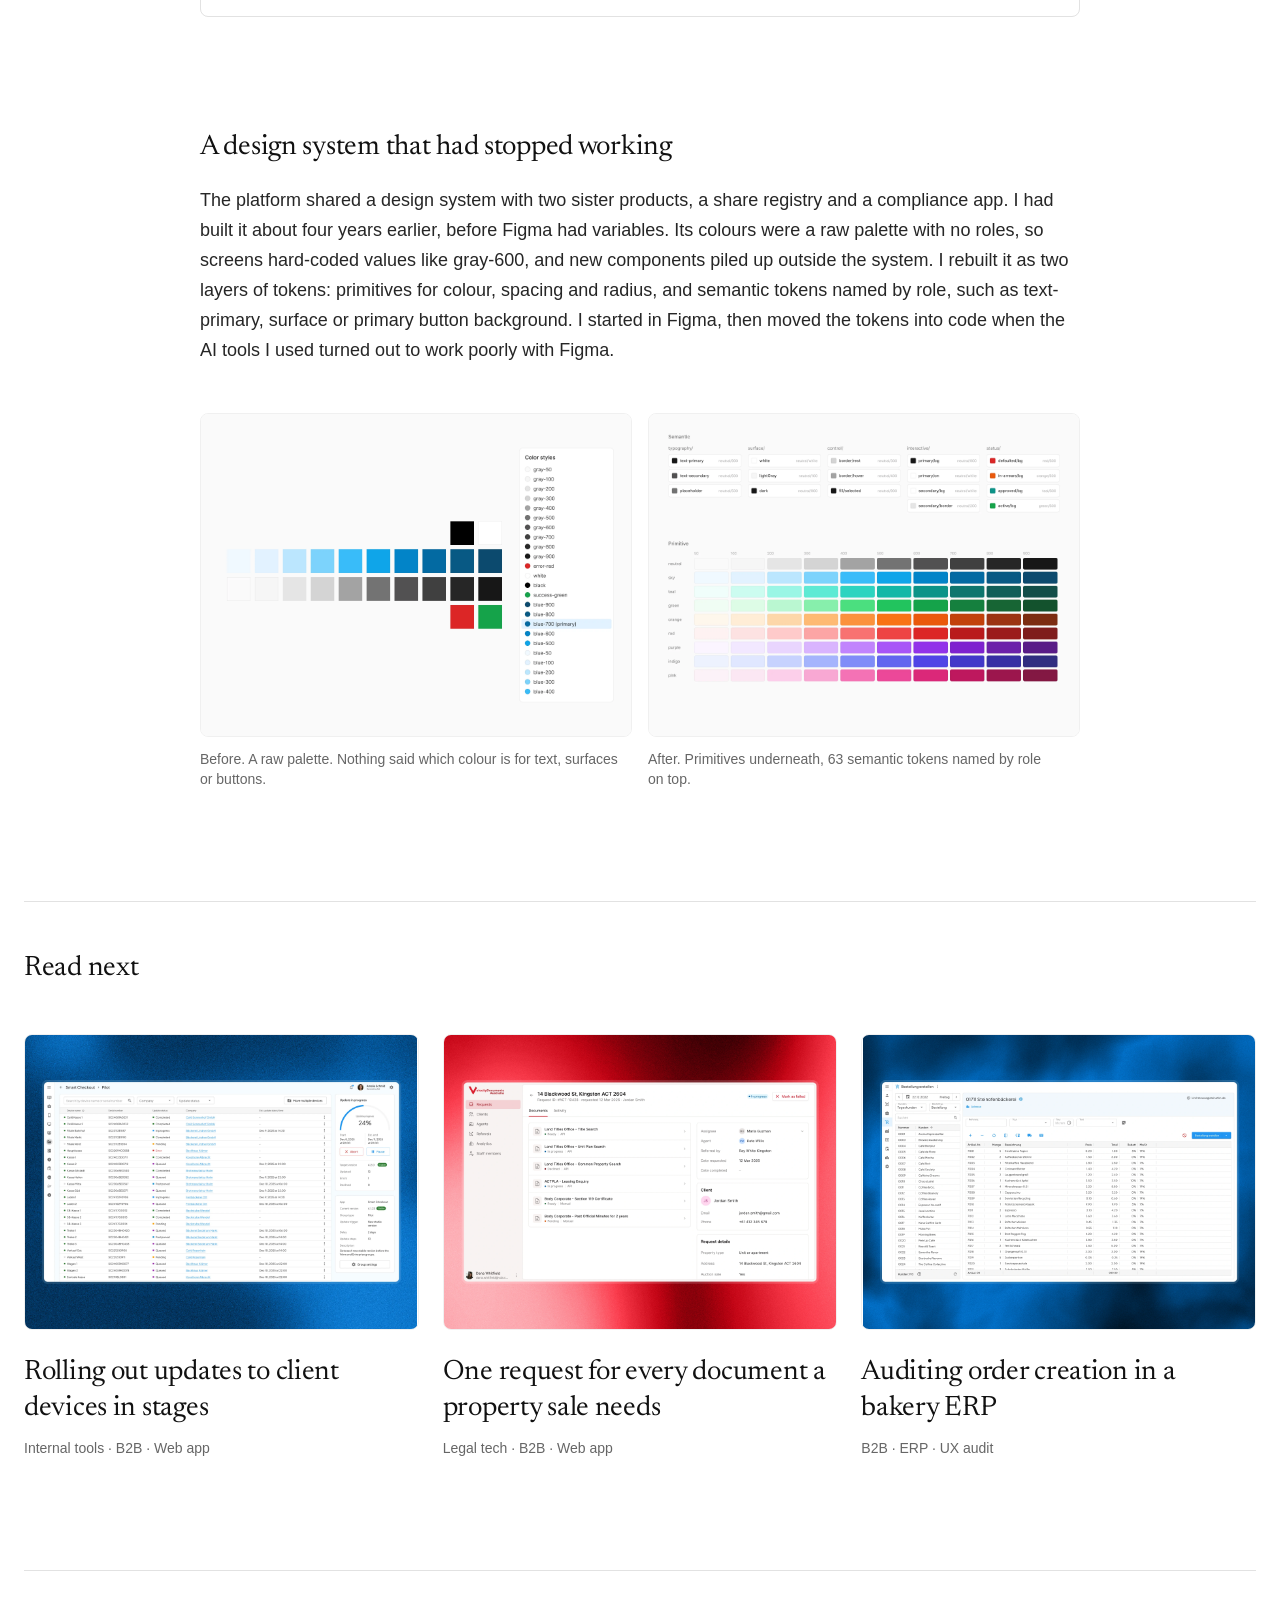
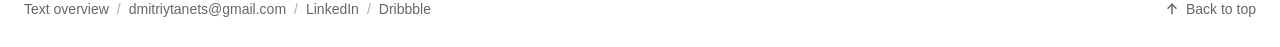
<file: cases/loan-platform/index.html>
<!DOCTYPE html>
<html lang="en">
<head>
    <meta charset="UTF-8">
    <meta name="viewport" content="width=device-width, initial-scale=1.0">
    <meta name="robots" content="noindex, nofollow">
    <title>Turning three vibe-coded versions into one loan platform · Dmytro Tanets</title>
    <meta name="description" content="A loan management platform for an Australian private lender. Over about four weeks I restructured the product, redesigned its main workflows and laid out the structure the team still builds on.">
    <link rel="icon" href="../../favicon.ico?v=portrait-20261118" sizes="32x32">
    <link rel="icon" href="../../favicon.svg?v=portrait-20261118" type="image/svg+xml">
    <link rel="apple-touch-icon" href="../../apple-touch-icon.png?v=portrait-20261118">
    <link rel="manifest" href="../../site.webmanifest?v=portrait-20261118">
    <link rel="preconnect" href="https://fonts.googleapis.com">
    <link rel="preconnect" href="https://fonts.gstatic.com" crossorigin>
    <link rel="preconnect" href="https://api.fontshare.com">
    <link rel="preconnect" href="https://cdn.fontshare.com" crossorigin>
    <link href="https://fonts.googleapis.com/css2?family=Newsreader:opsz,wght@6..72,400&display=swap" rel="stylesheet" media="print" onload="this.media='all'">
    <link href="https://api.fontshare.com/v2/css?f[]=switzer@400,500&display=swap" rel="stylesheet" media="print" onload="this.media='all'">
    <link rel="stylesheet" href="case.css">
    <link rel="stylesheet" href="../../assets/css/work-cards.css">
    <link rel="stylesheet" href="../../assets/css/next-case.css">
    <script src="../../data/cases.js" defer></script>
    <script src="../../assets/js/case-registry.js" defer></script>
    <script src="../../assets/js/analytics.js" defer></script>
    <link rel="alternate" type="text/plain" href="../../llms.txt" title="Portfolio text overview">
</head>
<body>
    <!-- Icons: reusable inline SVG symbols (Tabler geometry, 1.5px stroke).
         Use: <svg class="icon" aria-hidden="true" focusable="false"><use href="#icon-arrow-left"></use></svg>
         Size: .icon is 16px, add .icon-20 for 20px. -->
    <svg class="icon-sprite" aria-hidden="true" focusable="false">
        <symbol id="icon-arrow-left" viewBox="0 0 24 24">
            <g fill="none" stroke="currentColor" stroke-width="1.5" stroke-linecap="round" stroke-linejoin="round">
                <path d="M5 12h14" vector-effect="non-scaling-stroke"/>
                <path d="M5 12l6 6" vector-effect="non-scaling-stroke"/>
                <path d="M5 12l6 -6" vector-effect="non-scaling-stroke"/>
            </g>
        </symbol>
        <symbol id="icon-arrow-right" viewBox="0 0 24 24">
            <g fill="none" stroke="currentColor" stroke-width="1.5" stroke-linecap="round" stroke-linejoin="round">
                <path d="M5 12h14" vector-effect="non-scaling-stroke"/>
                <path d="M19 12l-6 6" vector-effect="non-scaling-stroke"/>
                <path d="M19 12l-6 -6" vector-effect="non-scaling-stroke"/>
            </g>
        </symbol>
        <symbol id="icon-x" viewBox="0 0 24 24">
            <g fill="none" stroke="currentColor" stroke-width="1.5" stroke-linecap="round" stroke-linejoin="round">
                <path d="M18 6L6 18" vector-effect="non-scaling-stroke"/>
                <path d="M6 6l12 12" vector-effect="non-scaling-stroke"/>
            </g>
        </symbol>
        <symbol id="icon-arrow-up" viewBox="0 0 24 24">
            <g fill="none" stroke="currentColor" stroke-width="1.5" stroke-linecap="round" stroke-linejoin="round">
                <path d="M12 5v14" vector-effect="non-scaling-stroke"/>
                <path d="M18 11l-6 -6" vector-effect="non-scaling-stroke"/>
                <path d="M6 11l6 -6" vector-effect="non-scaling-stroke"/>
            </g>
        </symbol>
        <symbol id="icon-chevron-left" viewBox="0 0 24 24">
            <g fill="none" stroke="currentColor" stroke-width="1.5" stroke-linecap="round" stroke-linejoin="round">
                <path d="M15 6l-6 6l6 6" vector-effect="non-scaling-stroke"/>
            </g>
        </symbol>
        <symbol id="icon-chevron-right" viewBox="0 0 24 24">
            <g fill="none" stroke="currentColor" stroke-width="1.5" stroke-linecap="round" stroke-linejoin="round">
                <path d="M9 6l6 6l-6 6" vector-effect="non-scaling-stroke"/>
            </g>
        </symbol>
    </svg>

    <!-- Site header (same structure, content and links as the home page) -->
    <header class="site-header">
        <a class="brand" href="../../" aria-label="Dmytro Tanets, home">
            <img src="../../images/avatar.png" width="40" height="40" alt="">
            <span class="brand-text">
                <span class="brand-name">Dmytro Tanets</span>
                <span class="brand-role">Product Designer</span>
            </span>
        </a>
        <nav class="links">
            <a class="nav-link" href="../../Dmytro-Tanets-CV.pdf" download>
                <span class="label-long">Download CV</span><span class="label-short">CV</span>
            </a>
            <a class="button" href="mailto:dmitriytanets@gmail.com">Get in touch</a>
        </nav>
    </header>

    <main class="page">

        <!-- Case header -->
        <header class="block case-header">
            <a class="back" href="../../" data-work-link><svg class="icon" aria-hidden="true" focusable="false"><use href="#icon-arrow-left"></use></svg><span>All work</span></a>
            <p class="label">Fintech · B2B · Web app</p>
            <h1>Turning three vibe-coded versions into one loan platform</h1>
            <p class="lede">A loan management platform for an Australian private lender. Over about four weeks I restructured the product, redesigned its main workflows and laid out the structure the team still builds on.</p>
            <dl class="meta">
                <div><dt>Role</dt><dd>Product designer, sole designer</dd></div>
                <div><dt>Team</dt><dd>Product owner, project manager, 3&nbsp;developers, 1&nbsp;QA</dd></div>
                <div><dt>Timeline</dt><dd>Jul–Aug 2026, about 4&nbsp;weeks</dd></div>
                <div><dt>Tools</dt><dd>Figma, Antigravity, Claude Code</dd></div>
                <div><dt>Status</dt><dd>In development</dd></div>
            </dl>
        </header>

        <!-- Hero -->
        <figure class="figure hero" data-slot="after-loan-financials"><div class="media"><img src="images/thumbnail.webp" alt="Turning three vibe-coded versions into one loan platform" width="2400" height="1800" decoding="async" fetchpriority="high"></div></figure>

        <!-- Context / Goal / Outcome -->
        <section class="block summary">
            <div class="row">
                <p class="label">Context</p>
                <p>The lender ran its loans in spreadsheets and wanted one platform for applications, servicing and collections. When I joined there were already three working versions: one the client generated with AI, one from our developers and one from our project manager, who has a background in lending systems. Each worked in parts, and none agreed with the others.</p>
            </div>
            <div class="row">
                <p class="label">Goal</p>
                <p>Merge them into one product that an experienced finance person can use without guessing, keep every feature the business relies on, and give developers a structure they can build on.</p>
            </div>
            <div class="row">
                <p class="label">Outcome</p>
                <p>The development team builds on this structure. Applications and loans live on separate screens, a loan page has one row of tabs, and email follow-ups run on rules an admin can edit.</p>
            </div>
        </section>

        <!-- Constraints -->
        <section class="block">
            <h2>Constraints</h2>
            <dl class="constraints">
                <div class="constraint-row">
                    <dt>Timeline</dt>
                    <dd>About a week for the first full version</dd>
                </div>
                <div class="constraint-row">
                    <dt>Context</dt>
                    <dd>The client was rarely available, so nobody had the full process written down</dd>
                </div>
                <div class="constraint-row">
                    <dt>Scope</dt>
                    <dd>Every real feature had to stay, but some AI-generated ones had no logic behind them</dd>
                </div>
                <div class="constraint-row">
                    <dt>Development</dt>
                    <dd>Developers kept building while I designed</dd>
                </div>
            </dl>
        </section>

        <!-- Designing in code -->
        <section class="block">
            <h2>Designing in code, reviewing live versions</h2>
            <p>This was my first product designed mostly in code with AI agents. I started in Antigravity and moved to Claude Code when the number of edits grew. I built the screens with shadcn/ui, the component library the developers already used, and deployed early versions to Vercel. Over five review rounds the product owner, the project manager and the developers clicked through a working product instead of static mockups. Once the direction was agreed, the code moved to the team's repository for development.</p>
        </section>

        <!-- Working out what the product actually does -->
        <section class="block">
            <h2>Working out what the product actually does</h2>
            <p>There was no spec, and the process lived in people's heads. Some AI-generated features only looked finished: the product owner couldn't explain tabs like Perfection and Variations, and others were empty placeholders. In the first days I ran a listening tour with the product owner, mapped what each role needs to do and reviewed the existing version against usability heuristics, to separate what the business needs from the noise.</p>
            <div class="figures">
                <div class="grid-2">
                    <figure class="figure" data-slot="ux-questionnaire"><div class="media"><img src="images/ux-questionnaire.webp" alt="Listening tour with the product owner: goals, users, risks and deadlines." width="2400" height="1800" decoding="async" loading="lazy"></div><figcaption>Listening tour with the product owner: goals, users, risks and deadlines.</figcaption></figure>
                    <figure class="figure" data-slot="user-stories"><div class="media"><img src="images/user-stories.webp" alt="Tasks for three roles: lender owner, operations manager and borrower." width="2400" height="1800" decoding="async" loading="lazy"></div><figcaption>Tasks for three roles: lender owner, operations manager and borrower.</figcaption></figure>
                    <figure class="figure" data-slot="heuristic-review"><div class="media"><img src="images/heuristic-review.webp" alt="Heuristic review of the existing version: the biggest usability problems, ranked by severity." width="2400" height="1800" decoding="async" loading="lazy"></div><figcaption>Heuristic review of the existing version: the biggest usability problems, ranked by severity.</figcaption></figure>
                    <figure class="figure" data-slot="early-wireframes"><div class="media"><img src="images/early-wireframes.webp" alt="Early wireframes for the dashboard and portfolio views." width="2400" height="1800" decoding="async" loading="lazy"></div><figcaption>Early wireframes for the dashboard and portfolio views.</figcaption></figure>
                </div>
            </div>
        </section>

        <!-- One structure instead of three -->
        <section class="block">
            <h2>One structure instead of three</h2>
            <p>Each of the three versions added its own screens, so the product grew sideways. The menu had 51&nbsp;items in 10&nbsp;nested sections, applications and active loans shared one pipeline, and a loan had nine tabs with a second row under each one. I flattened the menu to the sections people actually open, split applications and loans into two screens with their own statuses, and grouped the loan page into eight tabs, with sections on one scrolling page and a list on the left.</p>
            <div class="figures">
                <div class="pair">
                    <figure class="figure" data-slot="staging-loan-summary"><div class="media"><img src="images/staging-loan-summary.webp" alt="Before. A nested menu, and a second row of tabs under every tab of a loan." width="2400" height="1800" decoding="async" loading="lazy"></div><figcaption>Before. A nested menu, and a second row of tabs under every tab of a loan.</figcaption></figure>
                    <figure class="figure" data-slot="after-loan-overview"><div class="media"><img src="images/after-loan-overview.webp" alt="After. A flat menu, one row of tabs, sections on one page." width="2400" height="1800" decoding="async" loading="lazy"></div><figcaption>After. A flat menu, one row of tabs, sections on one page.</figcaption></figure>
                </div>
                <div class="pair">
                    <figure class="figure" data-slot="staging-board"><div class="media"><img src="images/staging-board.webp" alt="Before. Applications and active loans on one board." width="2400" height="1800" decoding="async" loading="lazy"></div><figcaption>Before. Applications and active loans on one board.</figcaption></figure>
                    <figure class="figure" data-slot="after-applications-pipeline"><div class="media"><img src="images/after-applications-pipeline.webp" alt="After. Applications have their own screen and pipeline." width="2400" height="1800" decoding="async" loading="lazy"></div><figcaption>After. Applications have their own screen and pipeline.</figcaption></figure>
                </div>
            </div>
        </section>

        <!-- One place for every message -->
        <section class="block">
            <h2>One place for every message</h2>
            <p>Messages lived in five places: Email, SMS Center and Bulk Comms in the menu, plus Communications and Correspondence tabs on each loan. I merged them into one Communications section with a single log, and one Communication tab on the loan.</p>
            <div class="figures">
                <div class="pair">
                    <figure class="figure" data-slot="staging-communications"><div class="media"><img src="images/staging-communications.webp" alt="Before. Messages split across the menu and two tabs on every loan." width="2400" height="1800" decoding="async" loading="lazy"></div><figcaption>Before. Messages split across the menu and two tabs on every loan.</figcaption></figure>
                    <figure class="figure" data-slot="after-communications"><div class="media"><img src="images/after-communications.webp" alt="After. One log for every email, call and letter, with templates beside it." width="2400" height="1800" decoding="async" loading="lazy"></div><figcaption>After. One log for every email, call and letter, with templates beside it.</figcaption></figure>
                </div>
            </div>
        </section>

        <!-- Rules instead of a fixed flow -->
        <section class="block">
            <h2>Rules instead of a fixed flow</h2>
            <p>The team planned to hard-code which documents and emails follow each status change. But nobody, including the client, knew the full process and its edge cases. I proposed automation rules instead: an admin picks a trigger, sets conditions and chooses an action. That let us move on without a complete spec, because changing a rule doesn't need a developer. It also fits the client's plan to offer the platform to partner lenders who work differently.</p>
            <dl class="constraints compare">
                <div class="constraint-row">
                    <dt>Hard-coded flow</dt>
                    <dd>A status changes, and the system sends a fixed email and asks for fixed documents. Any change to the process needs a new release.</dd>
                </div>
                <div class="constraint-row">
                    <dt>Automation rules</dt>
                    <dd>Trigger, conditions, action. An admin edits a rule, saves it disabled, tests it, then turns it on.</dd>
                </div>
            </dl>
            <div class="figures">
                <figure class="figure" data-slot="rules"><div class="media"><img src="images/rules.webp" alt="Opening a rule from the list and editing its trigger, conditions and action." width="2400" height="1800" decoding="async" loading="lazy"></div><figcaption>Opening a rule from the list and editing its trigger, conditions and action.</figcaption></figure>
            </div>
            <div class="tradeoff">
                <p class="label">Trade-off</p>
                <p>I wanted to define which status can follow which before designing the status controls. To ship the MVP on time, the team kept status changes free and used rules only for emails. Transition rules were added later.</p>
            </div>
        </section>

        <!-- Collections as a work queue -->
        <section class="block">
            <h2>Collections as a work queue</h2>
            <p>Collections needed to support a sequence of actions on an overdue loan: calls, promises to pay and follow-ups. In the earlier version, the action form and history expanded inside each loan row, pushing the rest of the queue down. I moved them into a side panel, keeping the queue visible while a manager reviews a loan or records the next action.</p>
            <div class="figures">
                <div class="pair">
                    <figure class="figure" data-slot="staging-collections"><div class="media"><img src="images/staging-collections.webp" alt="Before. The action form and history expand inside the loan row." width="2400" height="1800" decoding="async" loading="lazy"></div><figcaption>Before. The action form and history expand inside the loan row.</figcaption></figure>
                    <figure class="figure" data-slot="collections"><div class="media"><img src="images/collections.webp" alt="After. Action history in a side panel, with the collections queue still visible." width="2400" height="1800" decoding="async" loading="lazy"></div><figcaption>After. Action history in a side panel, with the collections queue still visible.</figcaption></figure>
                </div>
            </div>
            <div class="tradeoff">
                <p class="label">Trade-off</p>
                <p>Not every overdue loan should be chased. Some are between people who know each other and get settled in person. So the platform leaves room for judgement: escalation stays a manager's decision, and interest on these loans can be accrued by hand instead of on a schedule.</p>
            </div>
        </section>

        <!-- A design system that had stopped working -->
        <section class="block">
            <h2>A design system that had stopped working</h2>
            <p>The platform shared a design system with two sister products, a share registry and a compliance app. I had built it about four years earlier, before Figma had variables. Its colours were a raw palette with no roles, so screens hard-coded values like gray-600, and new components piled up outside the system. I rebuilt it as two layers of tokens: primitives for colour, spacing and radius, and semantic tokens named by role, such as text-primary, surface or primary button background. I started in Figma, then moved the tokens into code when the AI tools I used turned out to work poorly with Figma.</p>
            <div class="figures">
                <div class="pair">
                    <figure class="figure" data-slot="old-design-system-colors"><div class="media"><img src="images/old-design-system-colors.webp" alt="Before. A raw palette. Nothing said which colour is for text, surfaces or buttons." width="2400" height="1800" decoding="async" loading="lazy"></div><figcaption>Before. A raw palette. Nothing said which colour is for text, surfaces or buttons.</figcaption></figure>
                    <figure class="figure" data-slot="new-semantic-tokens"><div class="media"><img src="images/new-semantic-tokens.webp" alt="After. Primitives underneath, 63 semantic tokens named by role on top." width="2400" height="1800" decoding="async" loading="lazy"></div><figcaption>After. Primitives underneath, 63 semantic tokens named by role on top.</figcaption></figure>
                </div>
            </div>
        </section>

    </main>
    <nav class="read-next" data-read-next="loan-platform" aria-labelledby="read-next-title"><h2 class="read-next-title" id="read-next-title">Read next</h2><div class="case-grid"><a class="work-card work-card--small" data-slug="release-groups" data-side="right" href="../../cases/release-groups/"><span class="work-card-media"><img src="../../cases/release-groups/images/hero.webp" alt="" width="2400" height="1800" loading="lazy" decoding="async"></span><div class="work-card-body"><h3 class="work-card-title"><span class="work-card-title-text">Rolling out updates to client devices in stages</span></h3><p class="work-card-tags">Internal tools · B2B · Web app</p></div></a><a class="work-card work-card--small" data-slug="property-documents" data-side="right" href="../../cases/property-documents/"><span class="work-card-media"><img src="../../cases/property-documents/images/hero.webp" alt="" width="2400" height="1800" loading="lazy" decoding="async"></span><div class="work-card-body"><h3 class="work-card-title"><span class="work-card-title-text">One request for every document a property sale needs</span></h3><p class="work-card-tags">Legal tech · B2B · Web app</p></div></a><a class="work-card work-card--small" data-slug="wawi-audit" data-side="right" href="../../cases/wawi-audit/"><span class="work-card-media"><img src="../../cases/wawi-audit/images/thumbnail.webp?v=thumb-ea1454817962" alt="" width="2400" height="1800" loading="lazy" decoding="async"></span><div class="work-card-body"><h3 class="work-card-title"><span class="work-card-title-text">Auditing order creation in a bakery ERP</span></h3><p class="work-card-tags">B2B · ERP · UX audit</p></div></a></div></nav>

    <!-- Site footer (same content and links as the home page) -->
    <footer class="site-footer">
        <div class="footer-links">
            <a href="../../llms.txt">Text overview</a>
            <span class="footer-separator" aria-hidden="true">/</span>
            <a href="mailto:dmitriytanets@gmail.com">dmitriytanets@gmail.com</a>
            <span class="footer-separator" aria-hidden="true">/</span>
            <a href="https://www.linkedin.com/in/dmitriytanets/" target="_blank" rel="noopener noreferrer">LinkedIn</a>
            <span class="footer-separator" aria-hidden="true">/</span>
            <a href="https://dribbble.com/dmitriyt95" target="_blank" rel="noopener noreferrer">Dribbble</a>
        </div>
        <a class="back-to-top" href="#"><svg class="icon" aria-hidden="true" focusable="false"><use href="#icon-arrow-up"></use></svg><span>Back to top</span></a>
    </footer>

    <script src="case.js"></script>
</body>
</html>
</file>
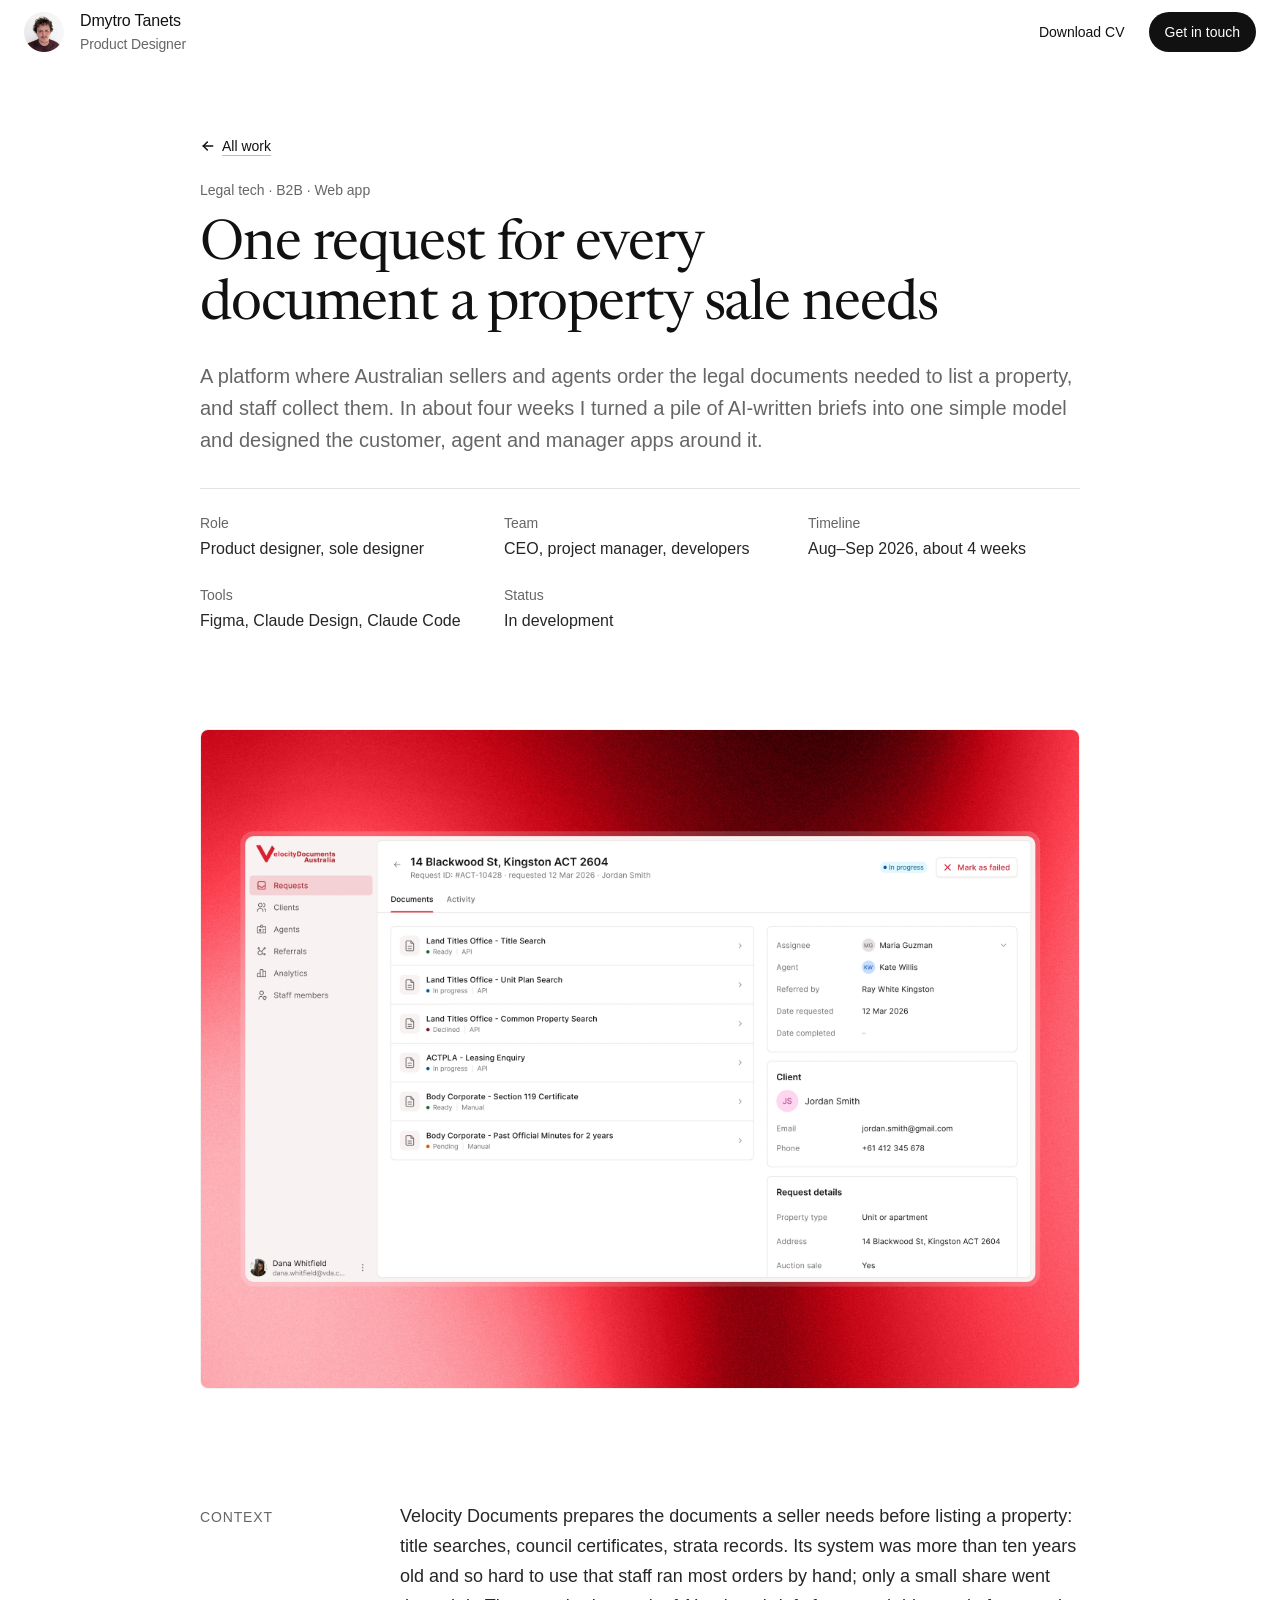
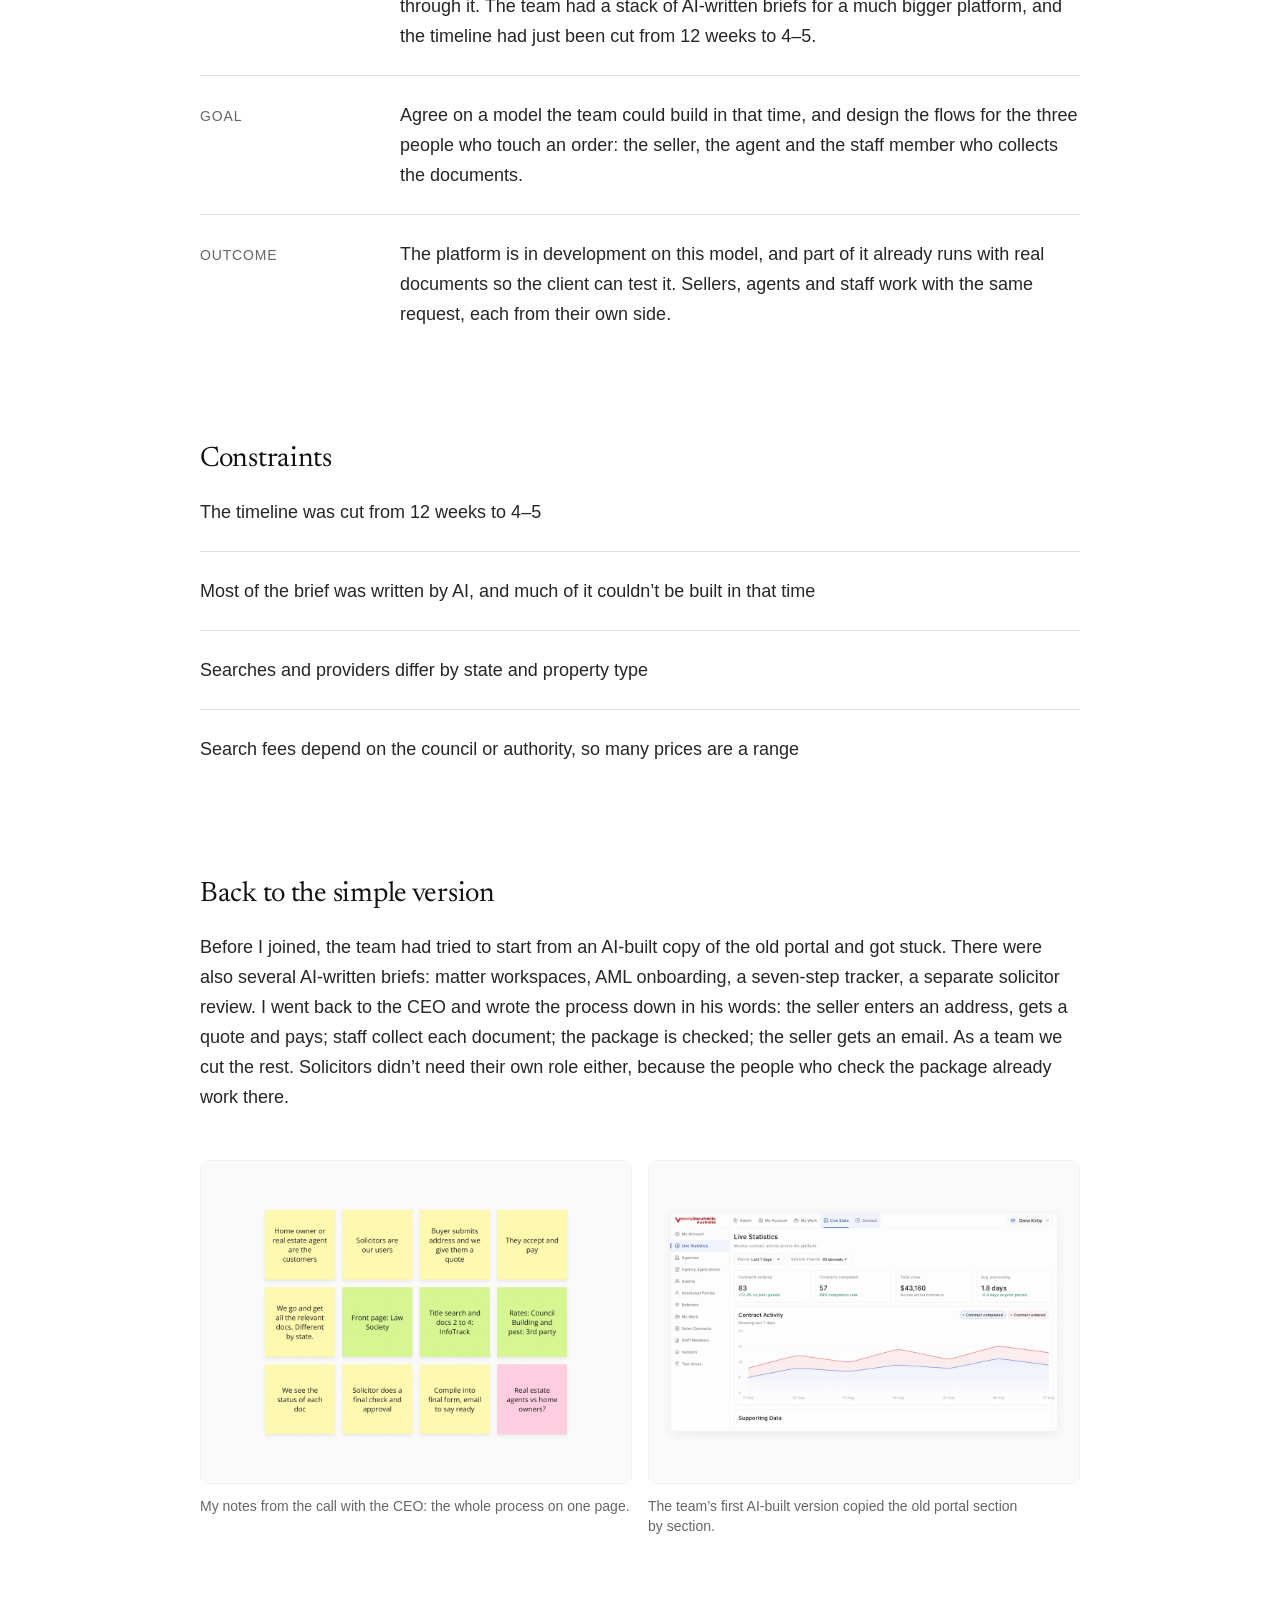
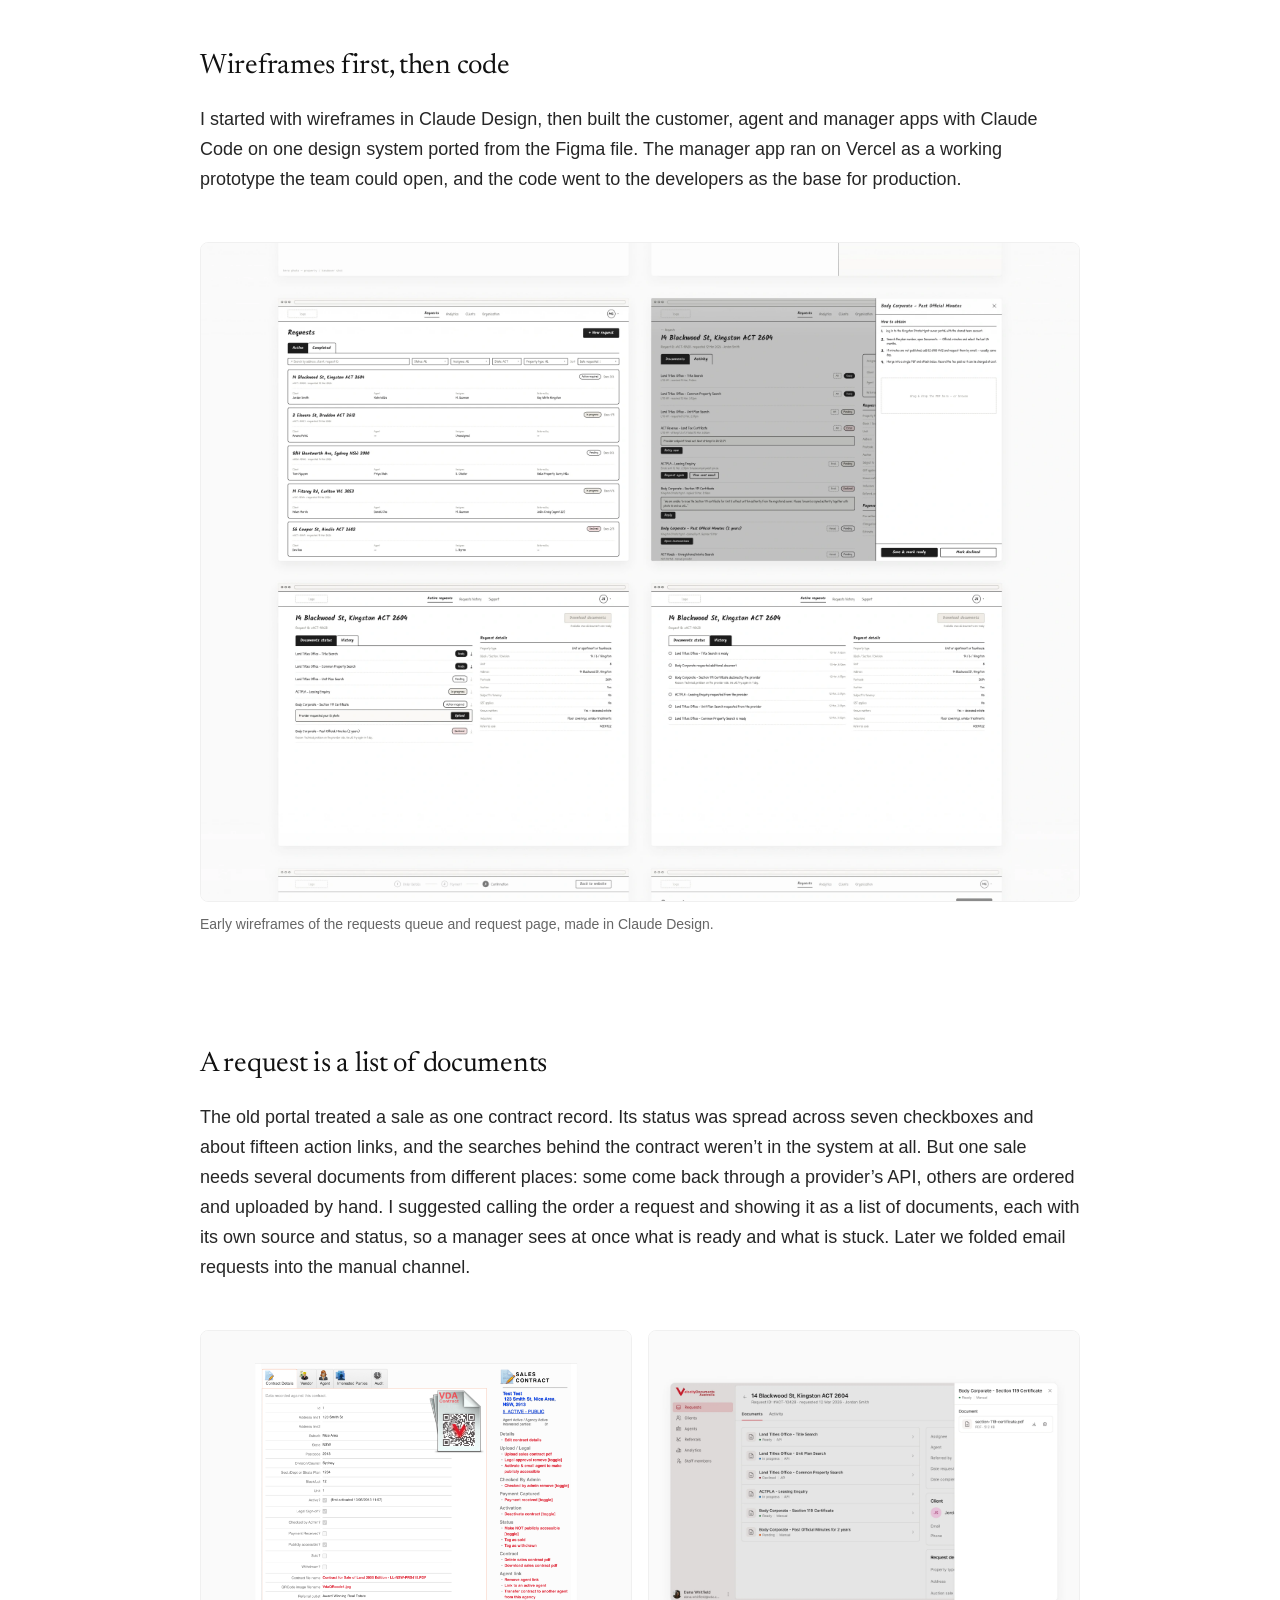
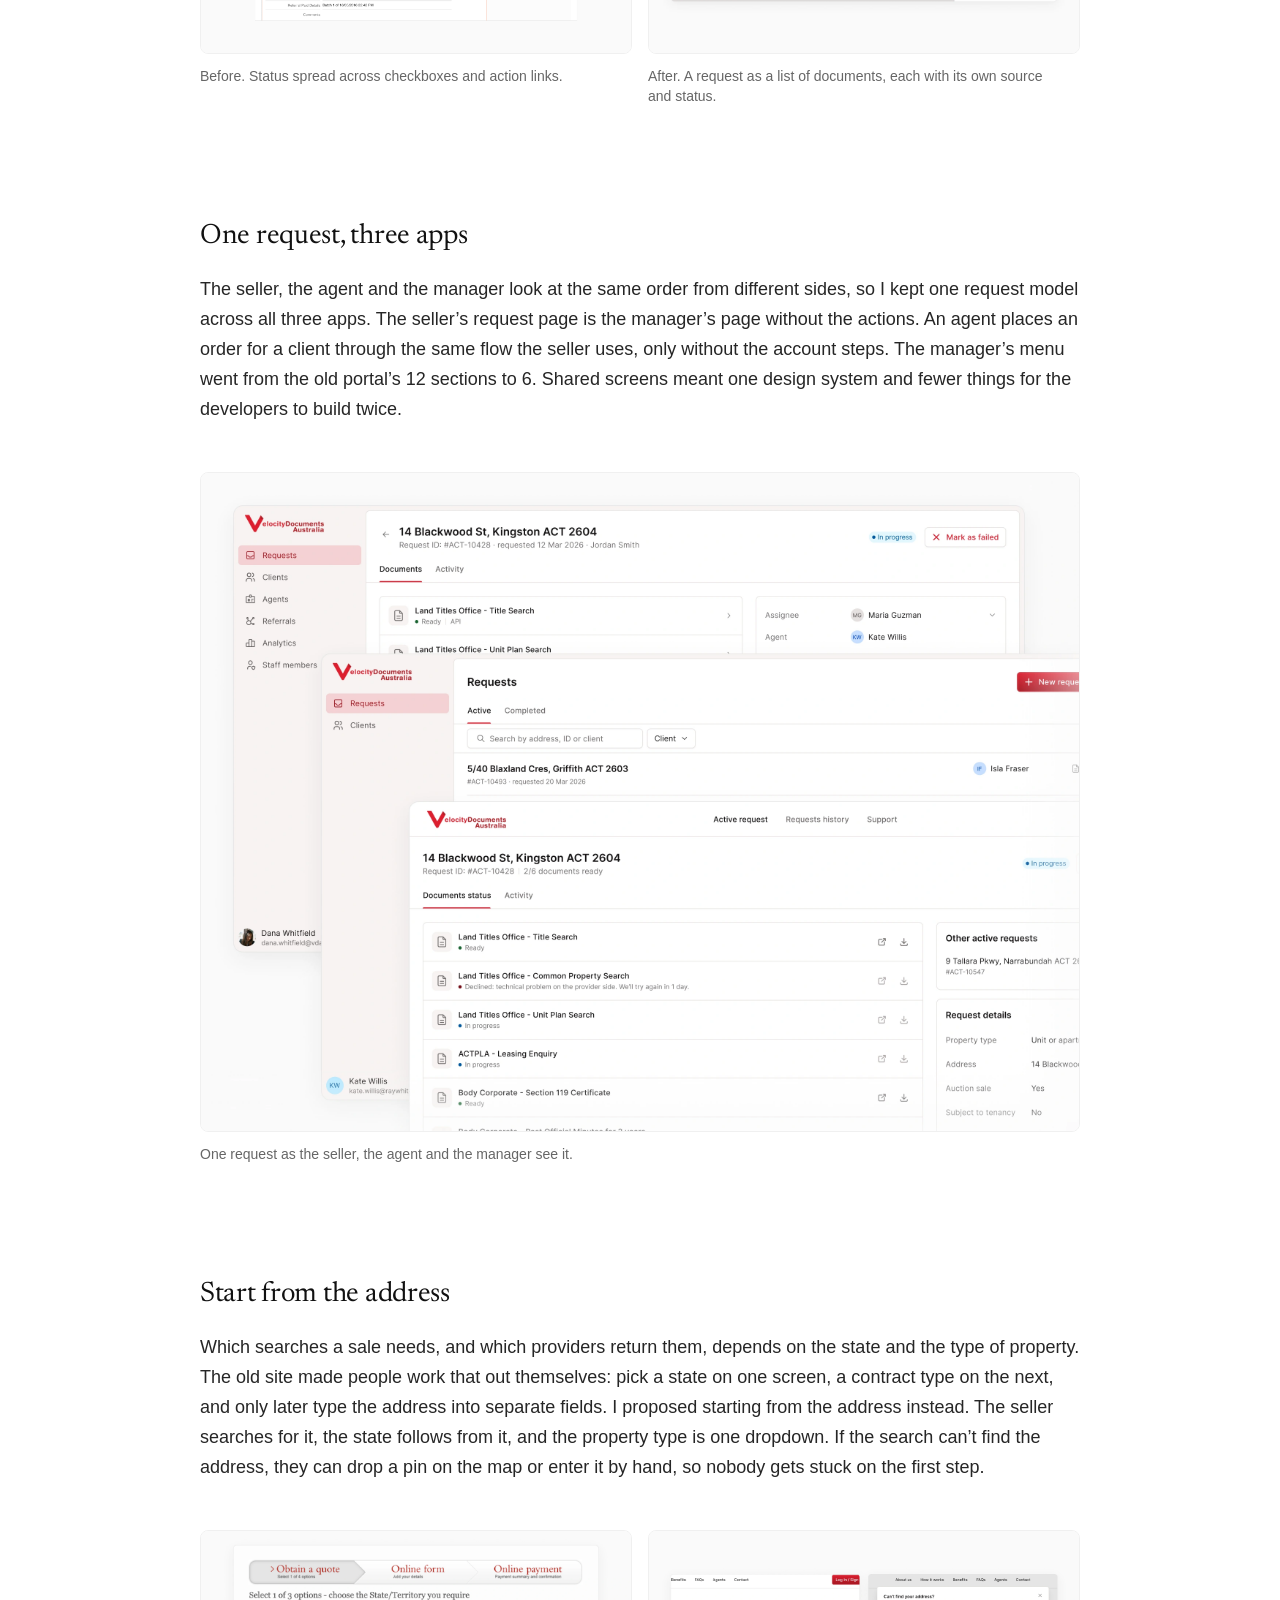
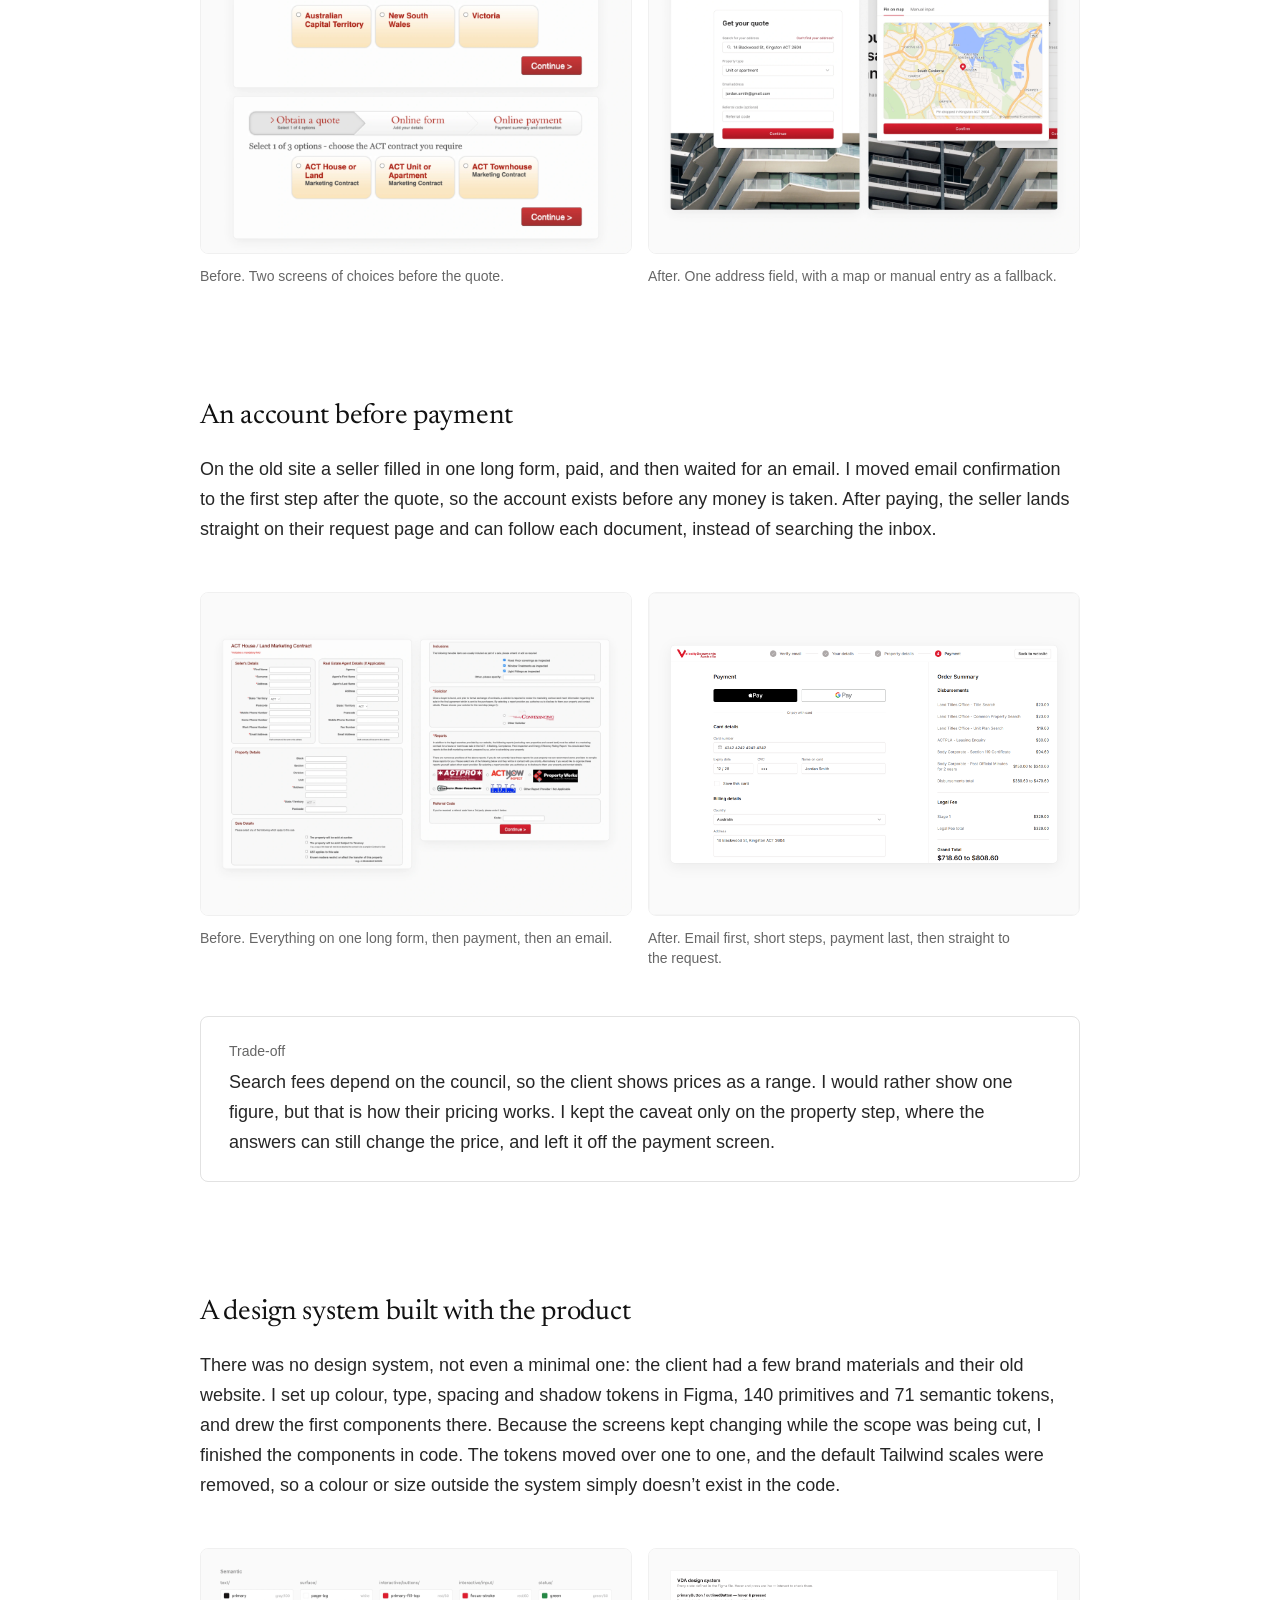
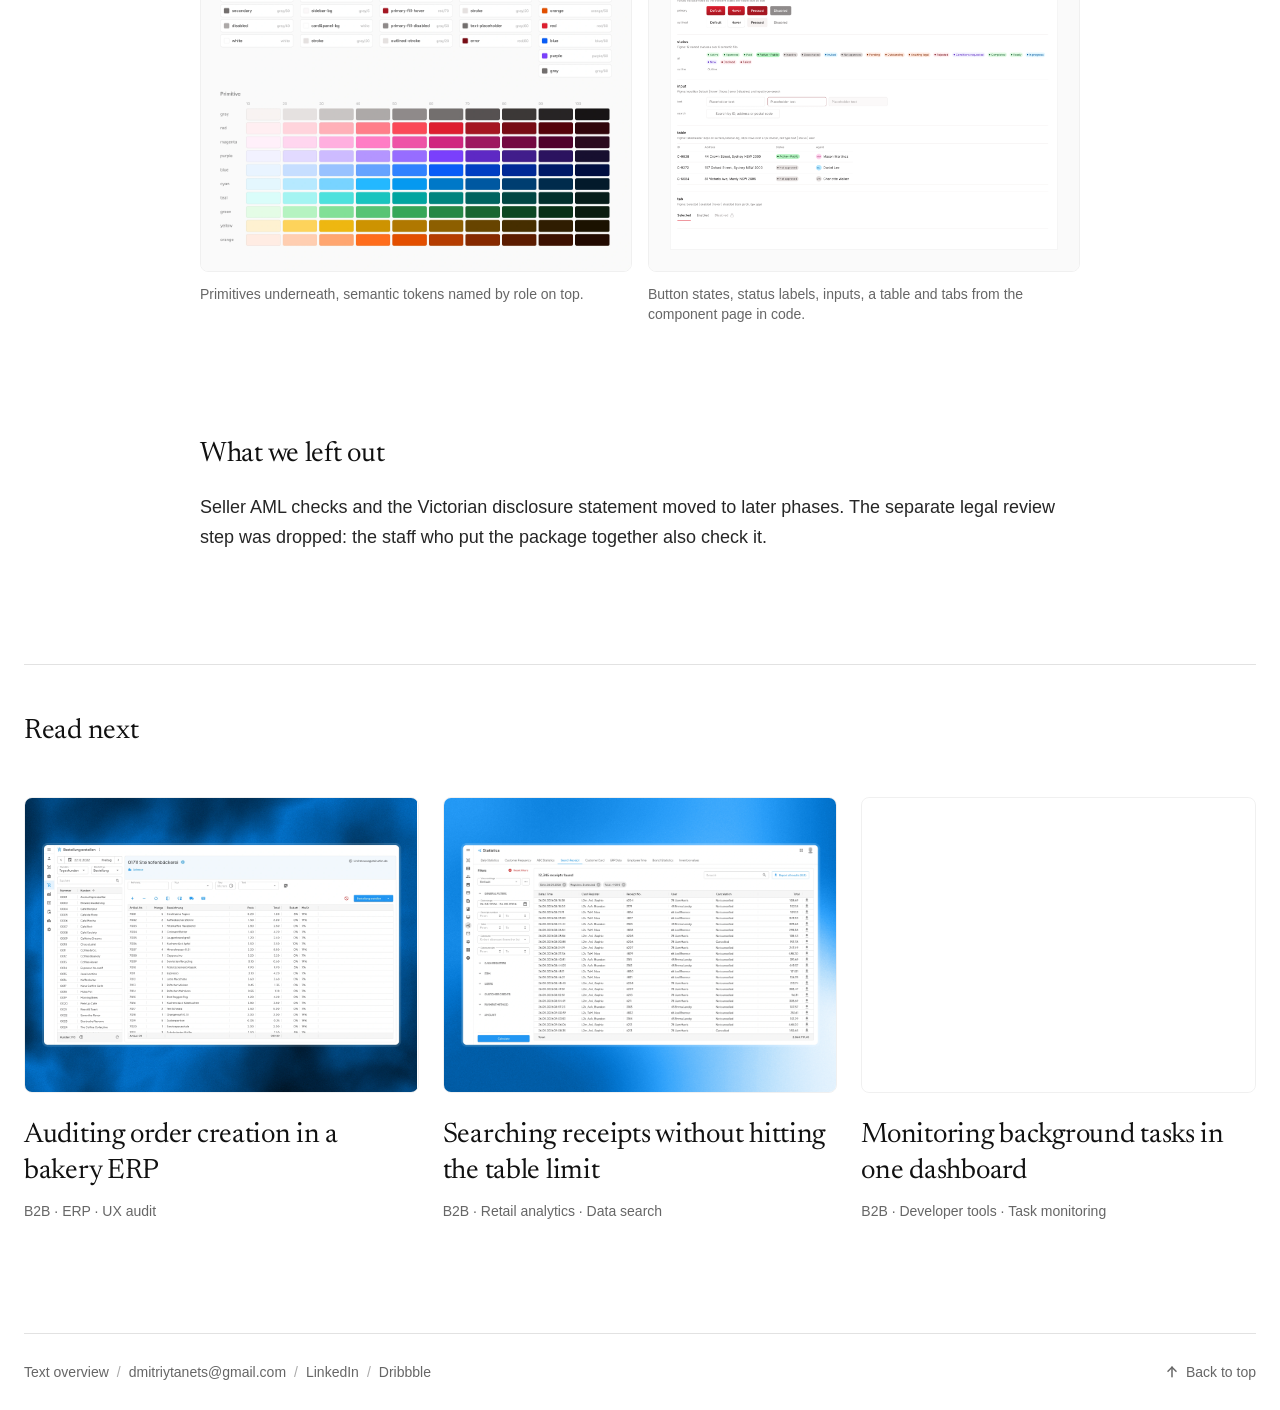
<file: cases/property-documents/index.html>
<!DOCTYPE html>
<html lang="en">
<head>
    <meta charset="UTF-8">
    <meta name="viewport" content="width=device-width, initial-scale=1.0">
    <meta name="robots" content="noindex, nofollow">
    <title>One request for every document a property sale needs · Dmytro Tanets</title>
    <meta name="description" content="A platform where Australian sellers and agents order the legal documents needed to list a property, and staff collect them. In about four weeks I turned a pile of AI-written briefs into one simple model and designed the customer, agent and manager apps around it.">
    <link rel="icon" href="../../favicon.ico?v=portrait-20261118" sizes="32x32">
    <link rel="icon" href="../../favicon.svg?v=portrait-20261118" type="image/svg+xml">
    <link rel="apple-touch-icon" href="../../apple-touch-icon.png?v=portrait-20261118">
    <link rel="manifest" href="../../site.webmanifest?v=portrait-20261118">
    <link rel="preconnect" href="https://fonts.googleapis.com">
    <link rel="preconnect" href="https://fonts.gstatic.com" crossorigin>
    <link rel="preconnect" href="https://api.fontshare.com">
    <link rel="preconnect" href="https://cdn.fontshare.com" crossorigin>
    <link href="https://fonts.googleapis.com/css2?family=Newsreader:opsz,wght@6..72,400&display=swap" rel="stylesheet" media="print" onload="this.media='all'">
    <link href="https://api.fontshare.com/v2/css?f[]=switzer@400,500&display=swap" rel="stylesheet" media="print" onload="this.media='all'">
    <link rel="stylesheet" href="case.css">
    <link rel="stylesheet" href="../../assets/css/work-cards.css">
    <link rel="stylesheet" href="../../assets/css/next-case.css">
    <script src="../../data/cases.js" defer></script>
    <script src="../../assets/js/case-registry.js" defer></script>
    <script src="../../assets/js/analytics.js" defer></script>
    <link rel="alternate" type="text/plain" href="../../llms.txt" title="Portfolio text overview">
</head>
<body>
    <!-- Icons: reusable inline SVG symbols (Tabler geometry, 1.5px stroke).
         Use: <svg class="icon" aria-hidden="true" focusable="false"><use href="#icon-arrow-left"></use></svg>
         Size: .icon is 16px, add .icon-20 for 20px. -->
    <svg class="icon-sprite" aria-hidden="true" focusable="false">
        <symbol id="icon-arrow-left" viewBox="0 0 24 24">
            <g fill="none" stroke="currentColor" stroke-width="1.5" stroke-linecap="round" stroke-linejoin="round">
                <path d="M5 12h14" vector-effect="non-scaling-stroke"/>
                <path d="M5 12l6 6" vector-effect="non-scaling-stroke"/>
                <path d="M5 12l6 -6" vector-effect="non-scaling-stroke"/>
            </g>
        </symbol>
        <symbol id="icon-arrow-right" viewBox="0 0 24 24">
            <g fill="none" stroke="currentColor" stroke-width="1.5" stroke-linecap="round" stroke-linejoin="round">
                <path d="M5 12h14" vector-effect="non-scaling-stroke"/>
                <path d="M19 12l-6 6" vector-effect="non-scaling-stroke"/>
                <path d="M19 12l-6 -6" vector-effect="non-scaling-stroke"/>
            </g>
        </symbol>
        <symbol id="icon-x" viewBox="0 0 24 24">
            <g fill="none" stroke="currentColor" stroke-width="1.5" stroke-linecap="round" stroke-linejoin="round">
                <path d="M18 6L6 18" vector-effect="non-scaling-stroke"/>
                <path d="M6 6l12 12" vector-effect="non-scaling-stroke"/>
            </g>
        </symbol>
        <symbol id="icon-arrow-up" viewBox="0 0 24 24">
            <g fill="none" stroke="currentColor" stroke-width="1.5" stroke-linecap="round" stroke-linejoin="round">
                <path d="M12 5v14" vector-effect="non-scaling-stroke"/>
                <path d="M18 11l-6 -6" vector-effect="non-scaling-stroke"/>
                <path d="M6 11l6 -6" vector-effect="non-scaling-stroke"/>
            </g>
        </symbol>
        <symbol id="icon-chevron-left" viewBox="0 0 24 24">
            <g fill="none" stroke="currentColor" stroke-width="1.5" stroke-linecap="round" stroke-linejoin="round">
                <path d="M15 6l-6 6l6 6" vector-effect="non-scaling-stroke"/>
            </g>
        </symbol>
        <symbol id="icon-chevron-right" viewBox="0 0 24 24">
            <g fill="none" stroke="currentColor" stroke-width="1.5" stroke-linecap="round" stroke-linejoin="round">
                <path d="M9 6l6 6l-6 6" vector-effect="non-scaling-stroke"/>
            </g>
        </symbol>
    </svg>

    <!-- Site header (same structure, content and links as the home page) -->
    <header class="site-header">
        <a class="brand" href="../../" aria-label="Dmytro Tanets, home">
            <img src="../../images/avatar.png" width="40" height="40" alt="">
            <span class="brand-text">
                <span class="brand-name">Dmytro Tanets</span>
                <span class="brand-role">Product Designer</span>
            </span>
        </a>
        <nav class="links">
            <a class="nav-link" href="../../Dmytro-Tanets-CV.pdf" download>
                <span class="label-long">Download CV</span><span class="label-short">CV</span>
            </a>
            <a class="button" href="mailto:dmitriytanets@gmail.com">Get in touch</a>
        </nav>
    </header>

    <main class="page">

        <!-- Case header -->
        <header class="block case-header">
            <a class="back" href="../../" data-work-link><svg class="icon" aria-hidden="true" focusable="false"><use href="#icon-arrow-left"></use></svg><span>All work</span></a>
            <p class="label">Legal tech · B2B · Web app</p>
            <h1>One request for every document a property sale needs</h1>
            <p class="lede">A platform where Australian sellers and agents order the legal documents needed to list a property, and staff collect them. In about four weeks I turned a pile of AI-written briefs into one simple model and designed the customer, agent and manager apps around it.</p>
            <dl class="meta">
                <div><dt>Role</dt><dd>Product designer, sole designer</dd></div>
                <div><dt>Team</dt><dd>CEO, project manager, developers</dd></div>
                <div><dt>Timeline</dt><dd>Aug–Sep 2026, about 4&nbsp;weeks</dd></div>
                <div><dt>Tools</dt><dd>Figma, Claude Design, Claude Code</dd></div>
                <div><dt>Status</dt><dd>In development</dd></div>
            </dl>
        </header>

        <!-- Hero -->
        <figure class="figure hero" data-slot="hero"><div class="media"><img src="images/hero.webp" alt="One request for every document a property sale needs" width="2400" height="1800" decoding="async" fetchpriority="high"></div></figure>

        <!-- Context / Goal / Outcome -->
        <section class="block summary">
            <div class="row">
                <p class="label">Context</p>
                <p>Velocity Documents prepares the documents a seller needs before listing a property: title searches, council certificates, strata records. Its system was more than ten years old and so hard to use that staff ran most orders by hand; only a small share went through it. The team had a stack of AI-written briefs for a much bigger platform, and the timeline had just been cut from 12&nbsp;weeks to 4–5.</p>
            </div>
            <div class="row">
                <p class="label">Goal</p>
                <p>Agree on a model the team could build in that time, and design the flows for the three people who touch an order: the seller, the agent and the staff member who collects the documents.</p>
            </div>
            <div class="row">
                <p class="label">Outcome</p>
                <p>The platform is in development on this model, and part of it already runs with real documents so the client can test it. Sellers, agents and staff work with the same request, each from their own side.</p>
            </div>
        </section>

        <!-- Constraints -->
        <section class="block">
            <h2>Constraints</h2>
            <ul class="constraint-list">
                <li>The timeline was cut from 12&nbsp;weeks to 4–5</li>
                <li>Most of the brief was written by AI, and much of it couldn’t be built in that time</li>
                <li>Searches and providers differ by state and property type</li>
                <li>Search fees depend on the council or authority, so many prices are a range</li>
            </ul>
        </section>

        <!-- Back to the simple version -->
        <section class="block">
            <h2>Back to the simple version</h2>
            <p>Before I joined, the team had tried to start from an AI-built copy of the old portal and got stuck. There were also several AI-written briefs: matter workspaces, AML onboarding, a seven-step tracker, a separate solicitor review. I went back to the CEO and wrote the process down in his words: the seller enters an address, gets a quote and pays; staff collect each document; the package is checked; the seller gets an email. As a team we cut the rest. Solicitors didn’t need their own role either, because the people who check the package already work there.</p>
            <div class="figures">
                <div class="pair">
                    <figure class="figure" data-slot="ceo-notes"><div class="media"><img src="images/ceo-notes.webp" alt="My notes from the call with the CEO: the whole process on one page." width="2400" height="1800" decoding="async" loading="lazy"></div><figcaption>My notes from the call with the CEO: the whole process on one page.</figcaption></figure>
                    <figure class="figure" data-slot="first-ai-version"><div class="media"><img src="images/first-ai-version.webp" alt="The team’s first AI-built version copied the old portal section by section." width="2400" height="1800" decoding="async" loading="lazy"></div><figcaption>The team’s first AI-built version copied the old portal section by section.</figcaption></figure>
                </div>
            </div>
        </section>

        <!-- Wireframes first, then code -->
        <section class="block">
            <h2>Wireframes first, then code</h2>
            <p>I started with wireframes in Claude Design, then built the customer, agent and manager apps with Claude Code on one design system ported from the Figma file. The manager app ran on Vercel as a working prototype the team could open, and the code went to the developers as the base for production.</p>
            <div class="figures">
                <figure class="figure" data-slot="early-wireframes"><div class="media"><img src="images/early-wireframes.webp" alt="Early wireframes of the requests queue and request page, made in Claude Design." width="2400" height="1800" decoding="async" loading="lazy"></div><figcaption>Early wireframes of the requests queue and request page, made in Claude Design.</figcaption></figure>
            </div>
        </section>

        <!-- A request is a list of documents -->
        <section class="block">
            <h2>A request is a list of documents</h2>
            <p>The old portal treated a sale as one contract record. Its status was spread across seven checkboxes and about fifteen action links, and the searches behind the contract weren’t in the system at all. But one sale needs several documents from different places: some come back through a provider’s API, others are ordered and uploaded by hand. I suggested calling the order a request and showing it as a list of documents, each with its own source and status, so a manager sees at once what is ready and what is stuck. Later we folded email requests into the manual channel.</p>
            <div class="figures">
                <div class="pair">
                    <figure class="figure" data-slot="before-sales-contract"><div class="media"><img src="images/before-sales-contract.webp" alt="Before. Status spread across checkboxes and action links." width="2400" height="1800" decoding="async" loading="lazy"></div><figcaption>Before. Status spread across checkboxes and action links.</figcaption></figure>
                    <figure class="figure" data-slot="after-request-document"><div class="media"><img src="images/after-request-document.webp" alt="After. A request as a list of documents, each with its own source and status." width="2400" height="1800" decoding="async" loading="lazy"></div><figcaption>After. A request as a list of documents, each with its own source and status.</figcaption></figure>
                </div>
            </div>
        </section>

        <!-- One request, three apps -->
        <section class="block">
            <h2>One request, three apps</h2>
            <p>The seller, the agent and the manager look at the same order from different sides, so I kept one request model across all three apps. The seller’s request page is the manager’s page without the actions. An agent places an order for a client through the same flow the seller uses, only without the account steps. The manager’s menu went from the old portal’s 12&nbsp;sections to 6. Shared screens meant one design system and fewer things for the developers to build twice.</p>
            <div class="figures">
                <figure class="figure" data-slot="three-apps"><div class="media"><img src="images/three-apps.webp" alt="One request as the seller, the agent and the manager see it." width="2400" height="1800" decoding="async" loading="lazy"></div><figcaption>One request as the seller, the agent and the manager see it.</figcaption></figure>
            </div>
        </section>

        <!-- Start from the address -->
        <section class="block">
            <h2>Start from the address</h2>
            <p>Which searches a sale needs, and which providers return them, depends on the state and the type of property. The old site made people work that out themselves: pick a state on one screen, a contract type on the next, and only later type the address into separate fields. I proposed starting from the address instead. The seller searches for it, the state follows from it, and the property type is one dropdown. If the search can’t find the address, they can drop a pin on the map or enter it by hand, so nobody gets stuck on the first step.</p>
            <div class="figures">
                <div class="pair">
                    <figure class="figure" data-slot="before-state-and-contract"><div class="media"><img src="images/before-state-and-contract.webp" alt="Before. Two screens of choices before the quote." width="2400" height="1800" decoding="async" loading="lazy"></div><figcaption>Before. Two screens of choices before the quote.</figcaption></figure>
                    <figure class="figure" data-slot="after-address"><div class="media"><img src="images/after-address.webp" alt="After. One address field, with a map or manual entry as a fallback." width="2400" height="1800" decoding="async" loading="lazy"></div><figcaption>After. One address field, with a map or manual entry as a fallback.</figcaption></figure>
                </div>
            </div>
        </section>

        <!-- An account before payment -->
        <section class="block">
            <h2>An account before payment</h2>
            <p>On the old site a seller filled in one long form, paid, and then waited for an email. I moved email confirmation to the first step after the quote, so the account exists before any money is taken. After paying, the seller lands straight on their request page and can follow each document, instead of searching the inbox.</p>
            <div class="figures">
                <div class="pair">
                    <figure class="figure" data-slot="before-online-form"><div class="media"><img src="images/before-online-form.webp" alt="Before. Everything on one long form, then payment, then an email." width="2400" height="1800" decoding="async" loading="lazy"></div><figcaption>Before. Everything on one long form, then payment, then an email.</figcaption></figure>
                    <figure class="figure" data-slot="checkout"><div class="media"><img src="checkout/video/property-documents-checkout-poster.png" alt="Checkout: confirm the email with a code, fill in your details and the property details, pay by card, then open the request page." width="1600" height="1200" decoding="async" loading="lazy"></div><figcaption>After. Email first, short steps, payment last, then straight to the request.</figcaption></figure>
                </div>
            </div>
            <div class="tradeoff">
                <p class="label">Trade-off</p>
                <p>Search fees depend on the council, so the client shows prices as a range. I would rather show one figure, but that is how their pricing works. I kept the caveat only on the property step, where the answers can still change the price, and left it off the payment screen.</p>
            </div>
        </section>

        <!-- A design system built with the product -->
        <section class="block">
            <h2>A design system built with the product</h2>
            <p>There was no design system, not even a minimal one: the client had a few brand materials and their old website. I set up colour, type, spacing and shadow tokens in Figma, 140&nbsp;primitives and 71&nbsp;semantic tokens, and drew the first components there. Because the screens kept changing while the scope was being cut, I finished the components in code. The tokens moved over one to one, and the default Tailwind scales were removed, so a colour or size outside the system simply doesn’t exist in the code.</p>
            <div class="figures">
                <div class="pair">
                    <figure class="figure" data-slot="design-system-figma"><div class="media"><img src="images/design-system-figma.webp" alt="Primitives underneath, semantic tokens named by role on top." width="2400" height="1800" decoding="async" loading="lazy"></div><figcaption>Primitives underneath, semantic tokens named by role on top.</figcaption></figure>
                    <figure class="figure" data-slot="design-system-code"><div class="media"><img src="images/design-system-code.webp" alt="Button states, status labels, inputs, a table and tabs from the component page in code." width="2400" height="1800" decoding="async" loading="lazy"></div><figcaption>Button states, status labels, inputs, a table and tabs from the component page in code.</figcaption></figure>
                </div>
            </div>
        </section>

        <!-- What we left out -->
        <section class="block">
            <h2>What we left out</h2>
            <p>Seller AML checks and the Victorian disclosure statement moved to later phases. The separate legal review step was dropped: the staff who put the package together also check it.</p>
        </section>

    </main>
    <nav class="read-next" data-read-next="property-documents" aria-labelledby="read-next-title"><h2 class="read-next-title" id="read-next-title">Read next</h2><div class="case-grid"><a class="work-card work-card--small" data-slug="wawi-audit" data-side="right" href="../../cases/wawi-audit/"><span class="work-card-media"><img src="../../cases/wawi-audit/images/thumbnail.webp?v=thumb-ea1454817962" alt="" width="2400" height="1800" loading="lazy" decoding="async"></span><div class="work-card-body"><h3 class="work-card-title"><span class="work-card-title-text">Auditing order creation in a bakery ERP</span></h3><p class="work-card-tags">B2B · ERP · UX audit</p></div></a><a class="work-card work-card--small" data-slug="receipt-search" data-side="right" href="../../cases/receipt-search/"><span class="work-card-media"><img src="../../cases/receipt-search/images/hero.webp" alt="" width="2400" height="1800" loading="lazy" decoding="async"></span><div class="work-card-body"><h3 class="work-card-title"><span class="work-card-title-text">Searching receipts without hitting the table limit</span></h3><p class="work-card-tags">B2B · Retail analytics · Data search</p></div></a><a class="work-card work-card--small" data-slug="async-task-service" data-side="right" href="../../cases/async-task-service/"><span class="work-card-media"><img src="../../cases/async-task-service/images/hero.webp?v=thumb-968b81026c77" alt="" width="2400" height="1800" loading="lazy" decoding="async"></span><div class="work-card-body"><h3 class="work-card-title"><span class="work-card-title-text">Monitoring background tasks in one dashboard</span></h3><p class="work-card-tags">B2B · Developer tools · Task monitoring</p></div></a></div></nav>

    <!-- Site footer (same content and links as the home page) -->
    <footer class="site-footer">
        <div class="footer-links">
            <a href="../../llms.txt">Text overview</a>
            <span class="footer-separator" aria-hidden="true">/</span>
            <a href="mailto:dmitriytanets@gmail.com">dmitriytanets@gmail.com</a>
            <span class="footer-separator" aria-hidden="true">/</span>
            <a href="https://www.linkedin.com/in/dmitriytanets/" target="_blank" rel="noopener noreferrer">LinkedIn</a>
            <span class="footer-separator" aria-hidden="true">/</span>
            <a href="https://dribbble.com/dmitriyt95" target="_blank" rel="noopener noreferrer">Dribbble</a>
        </div>
        <a class="back-to-top" href="#"><svg class="icon" aria-hidden="true" focusable="false"><use href="#icon-arrow-up"></use></svg><span>Back to top</span></a>
    </footer>

    <script src="case.js"></script>
</body>
</html>
</file>
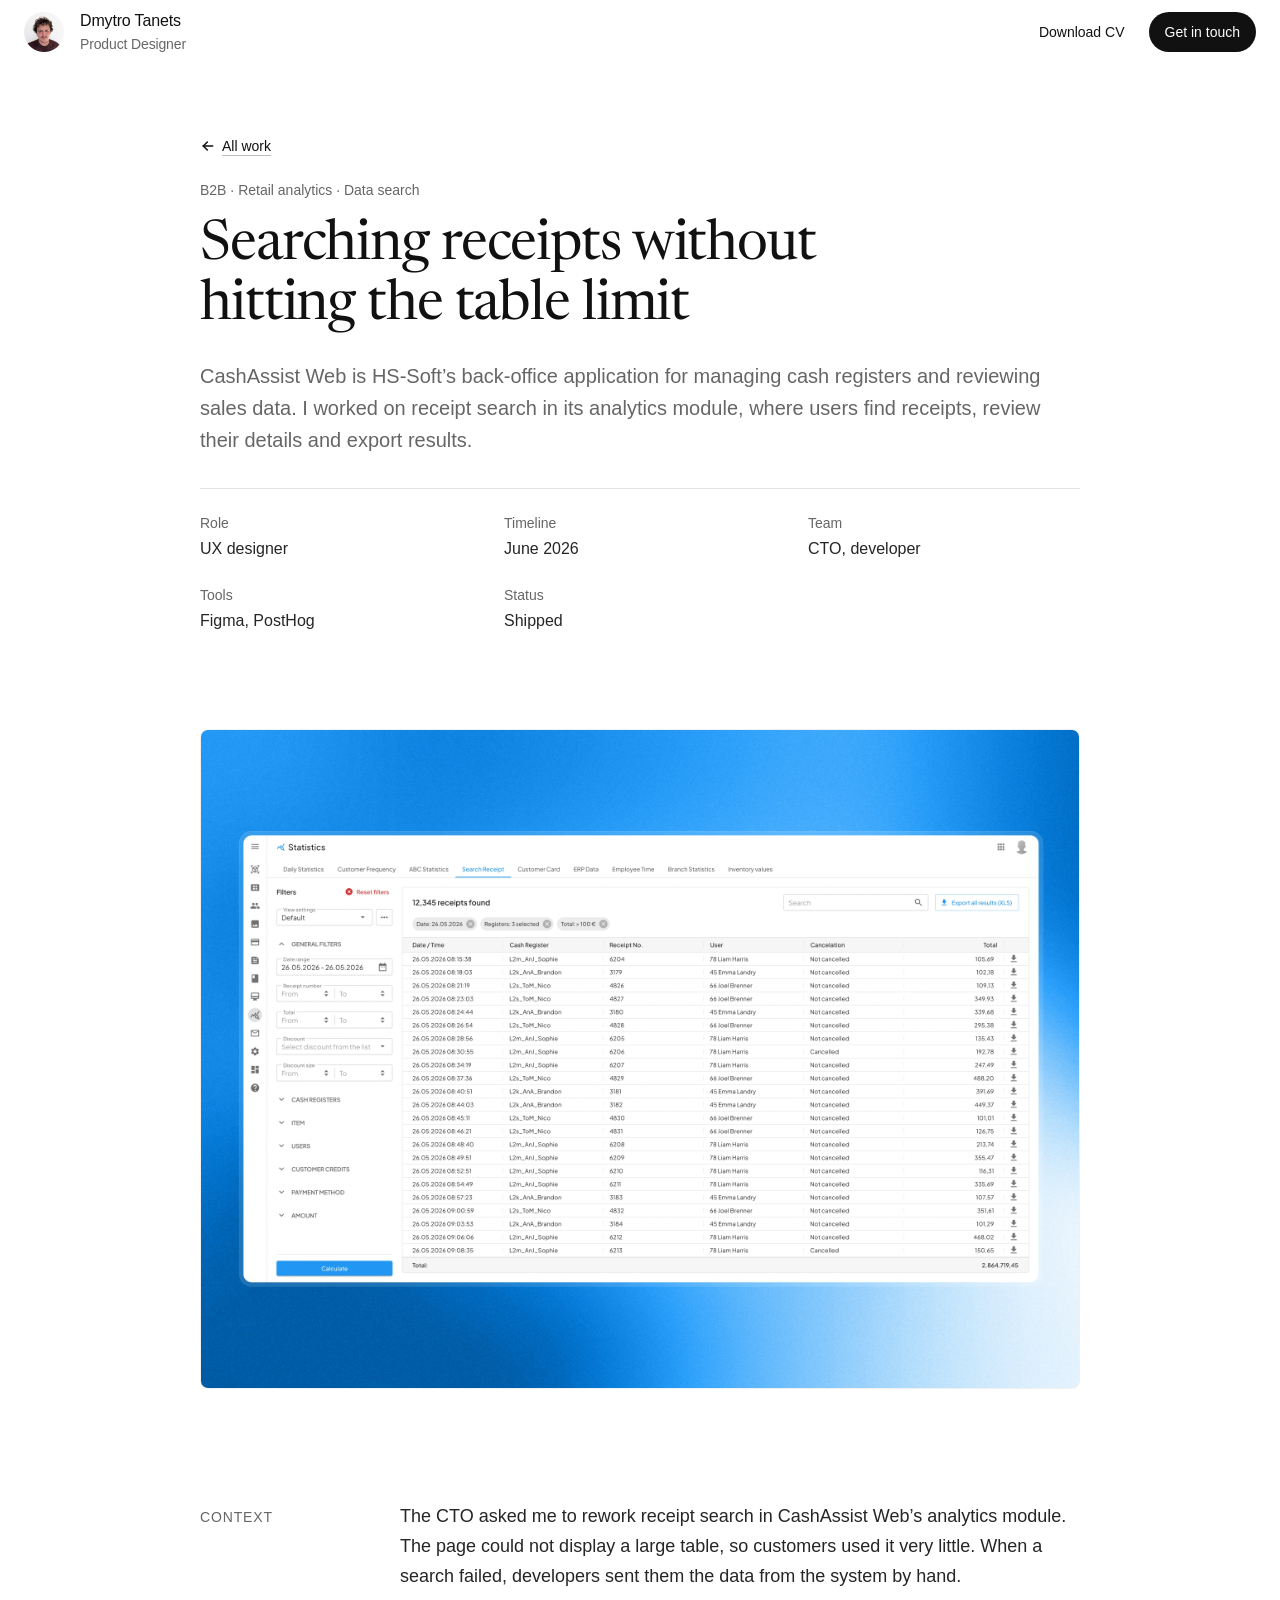
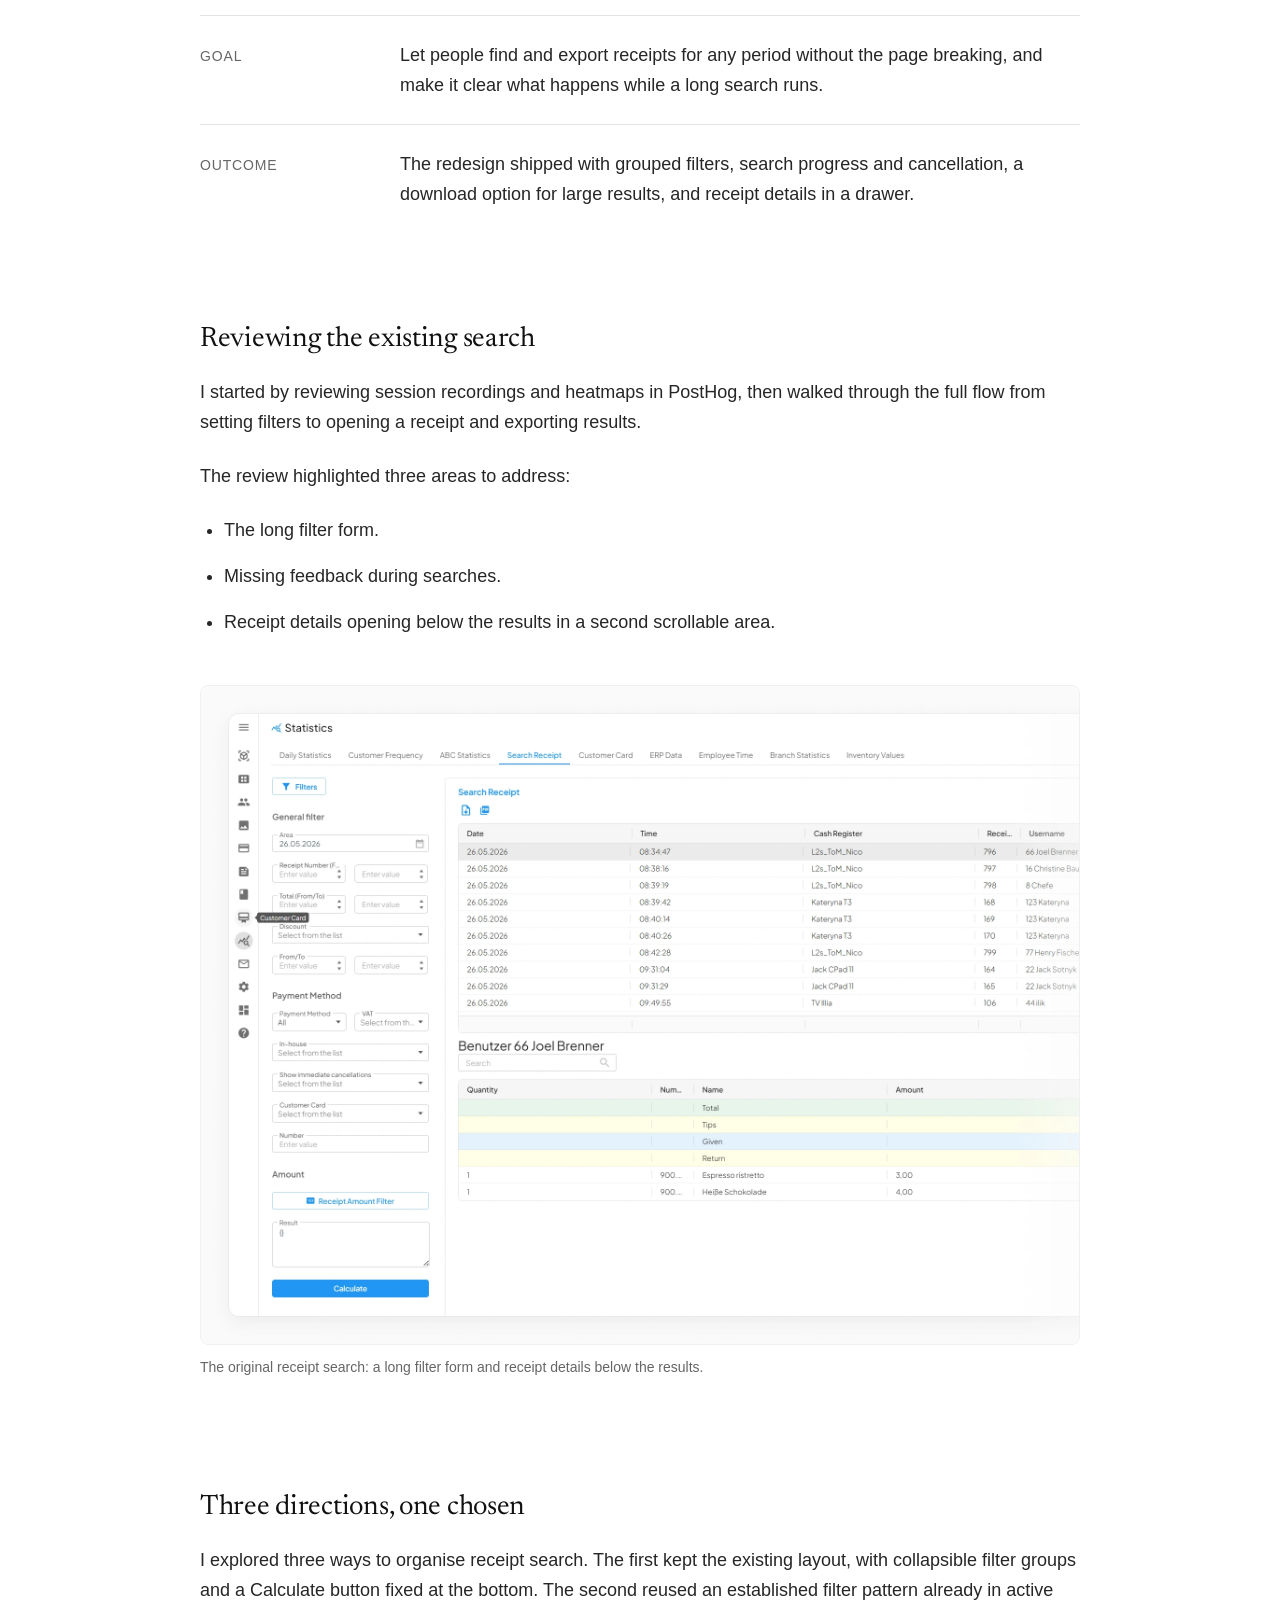
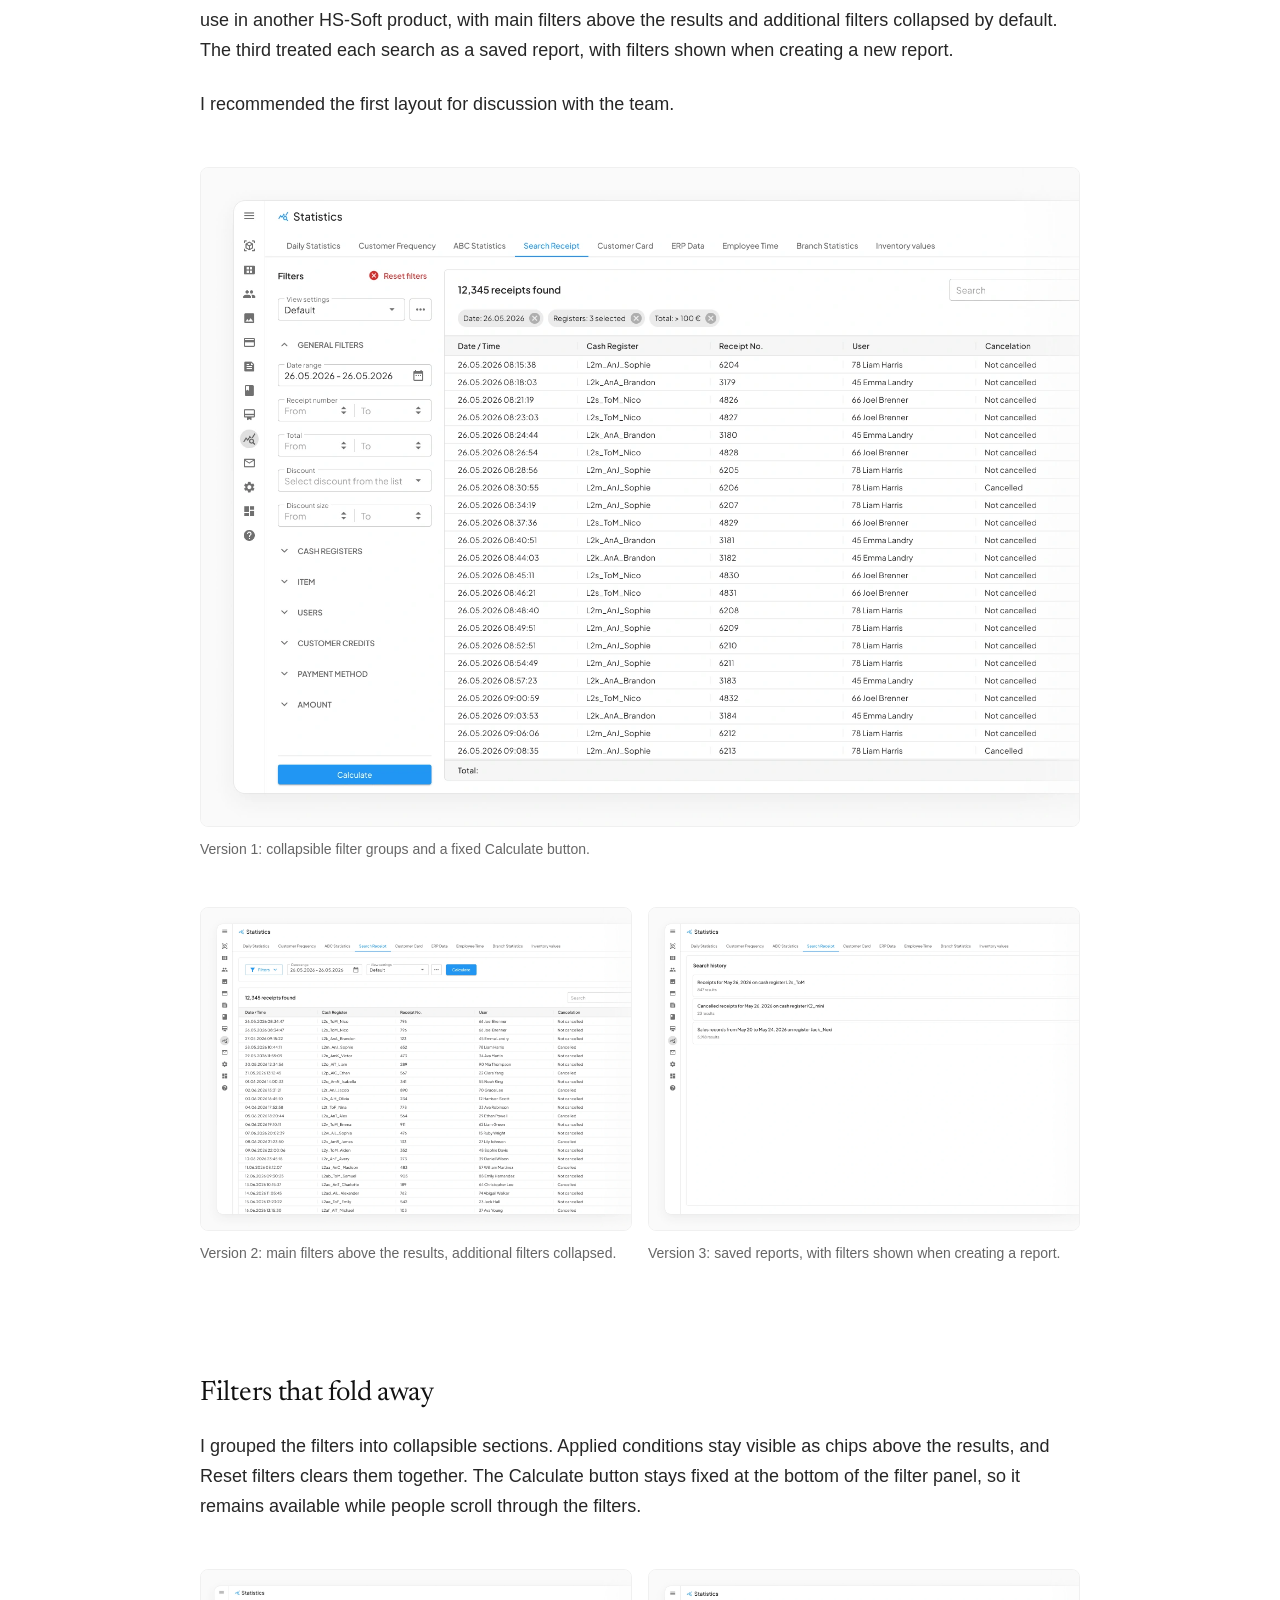
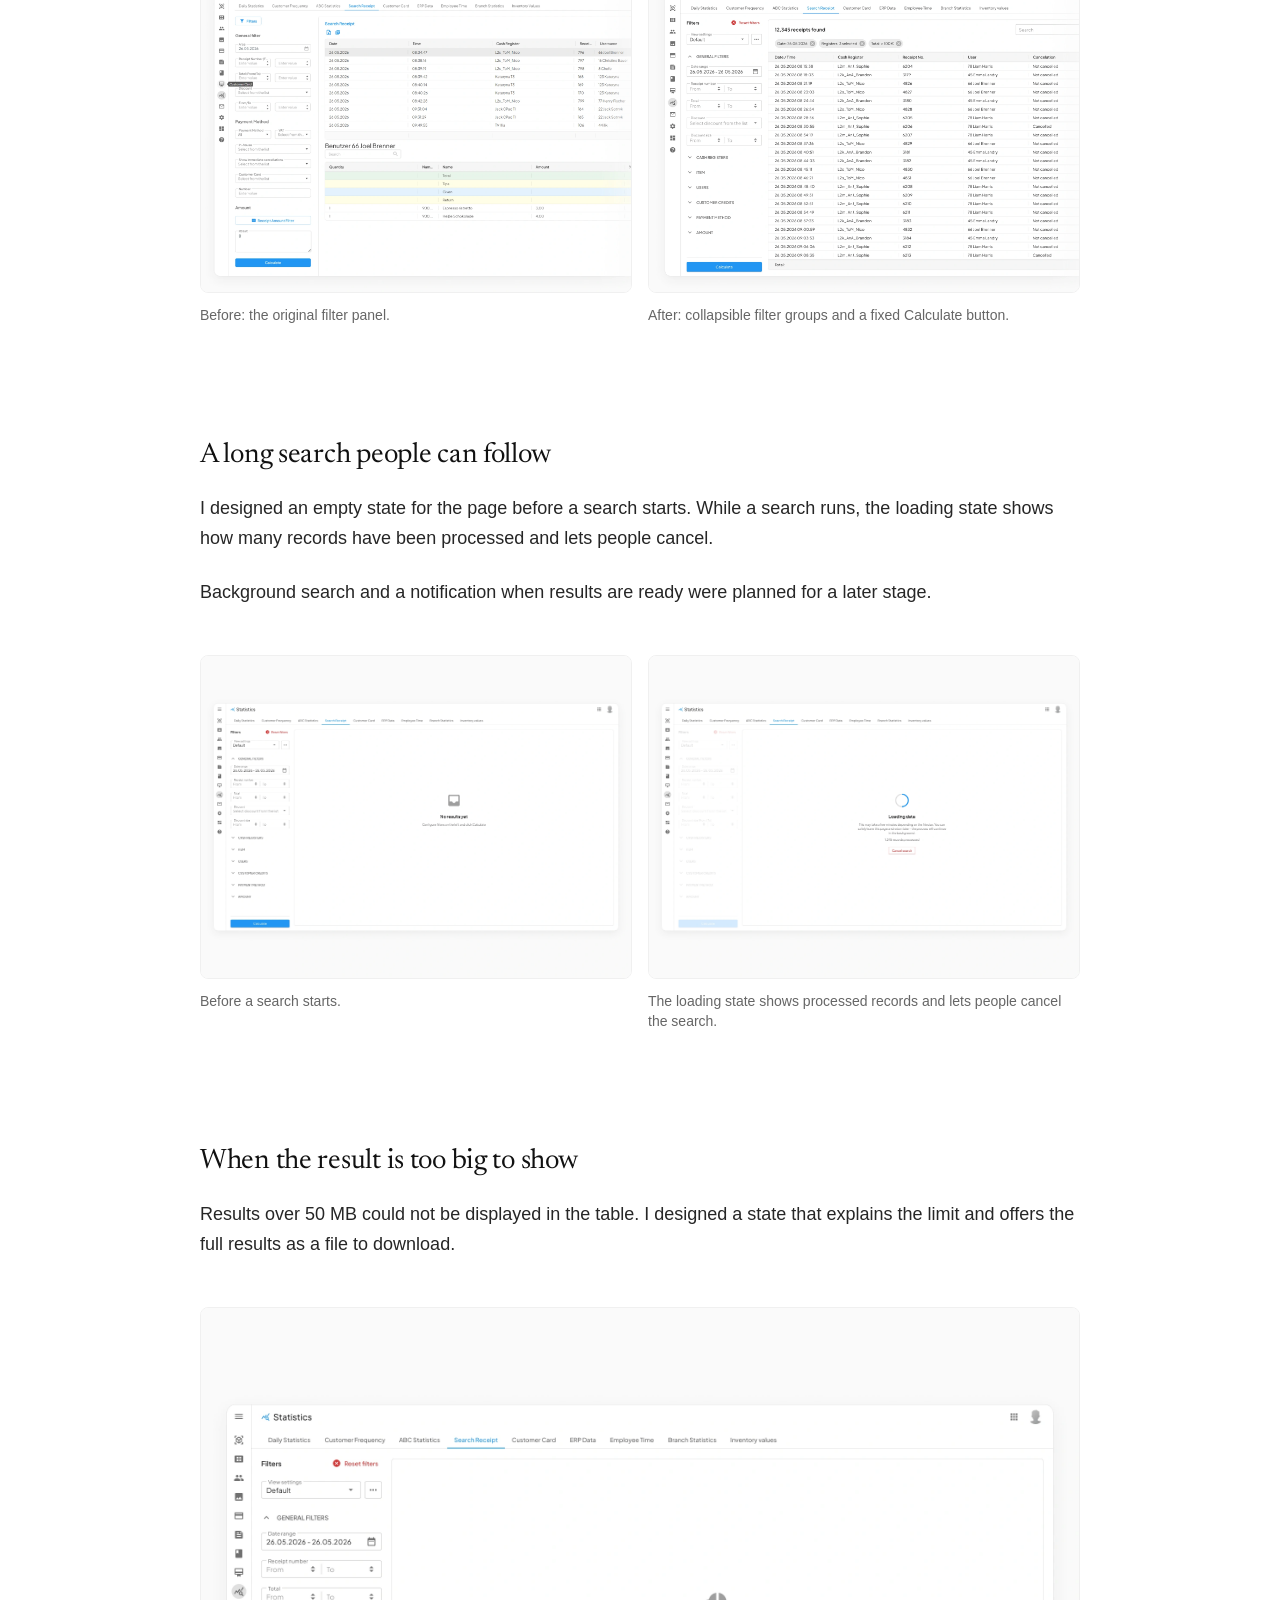
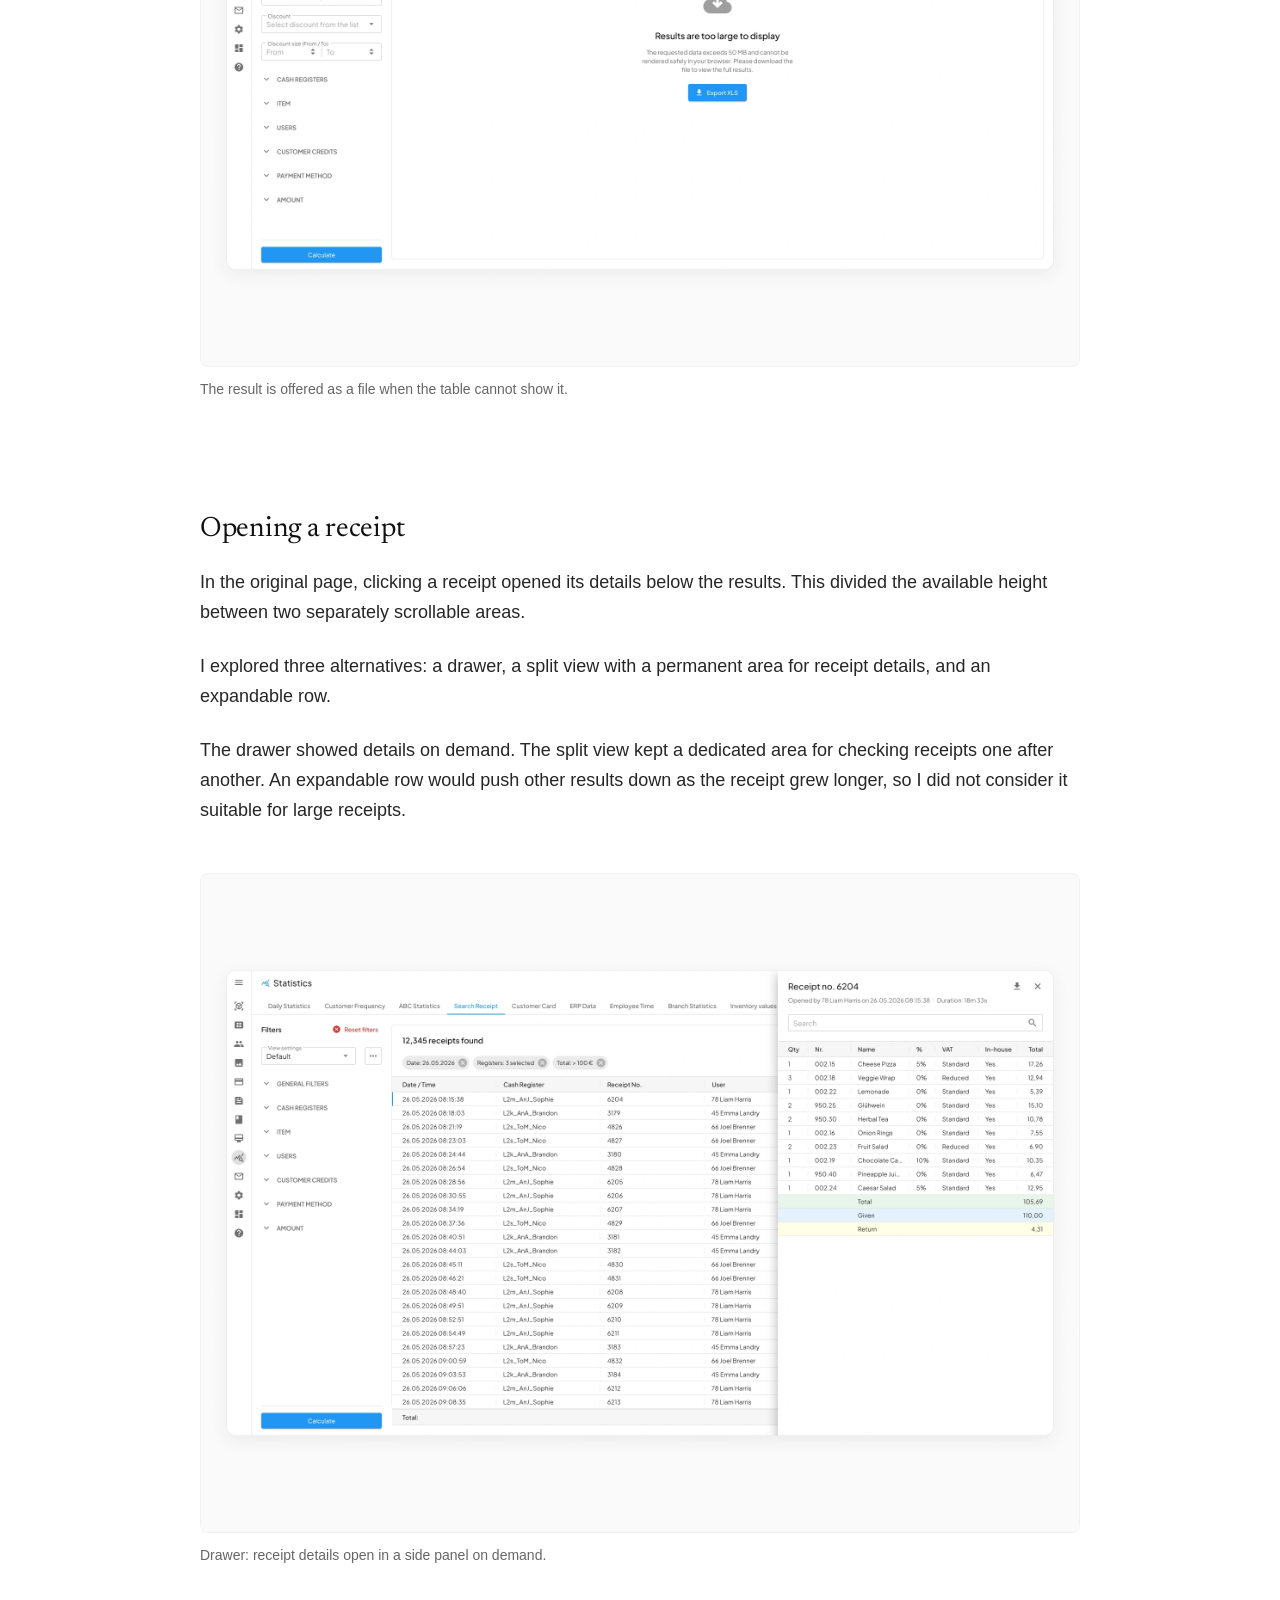
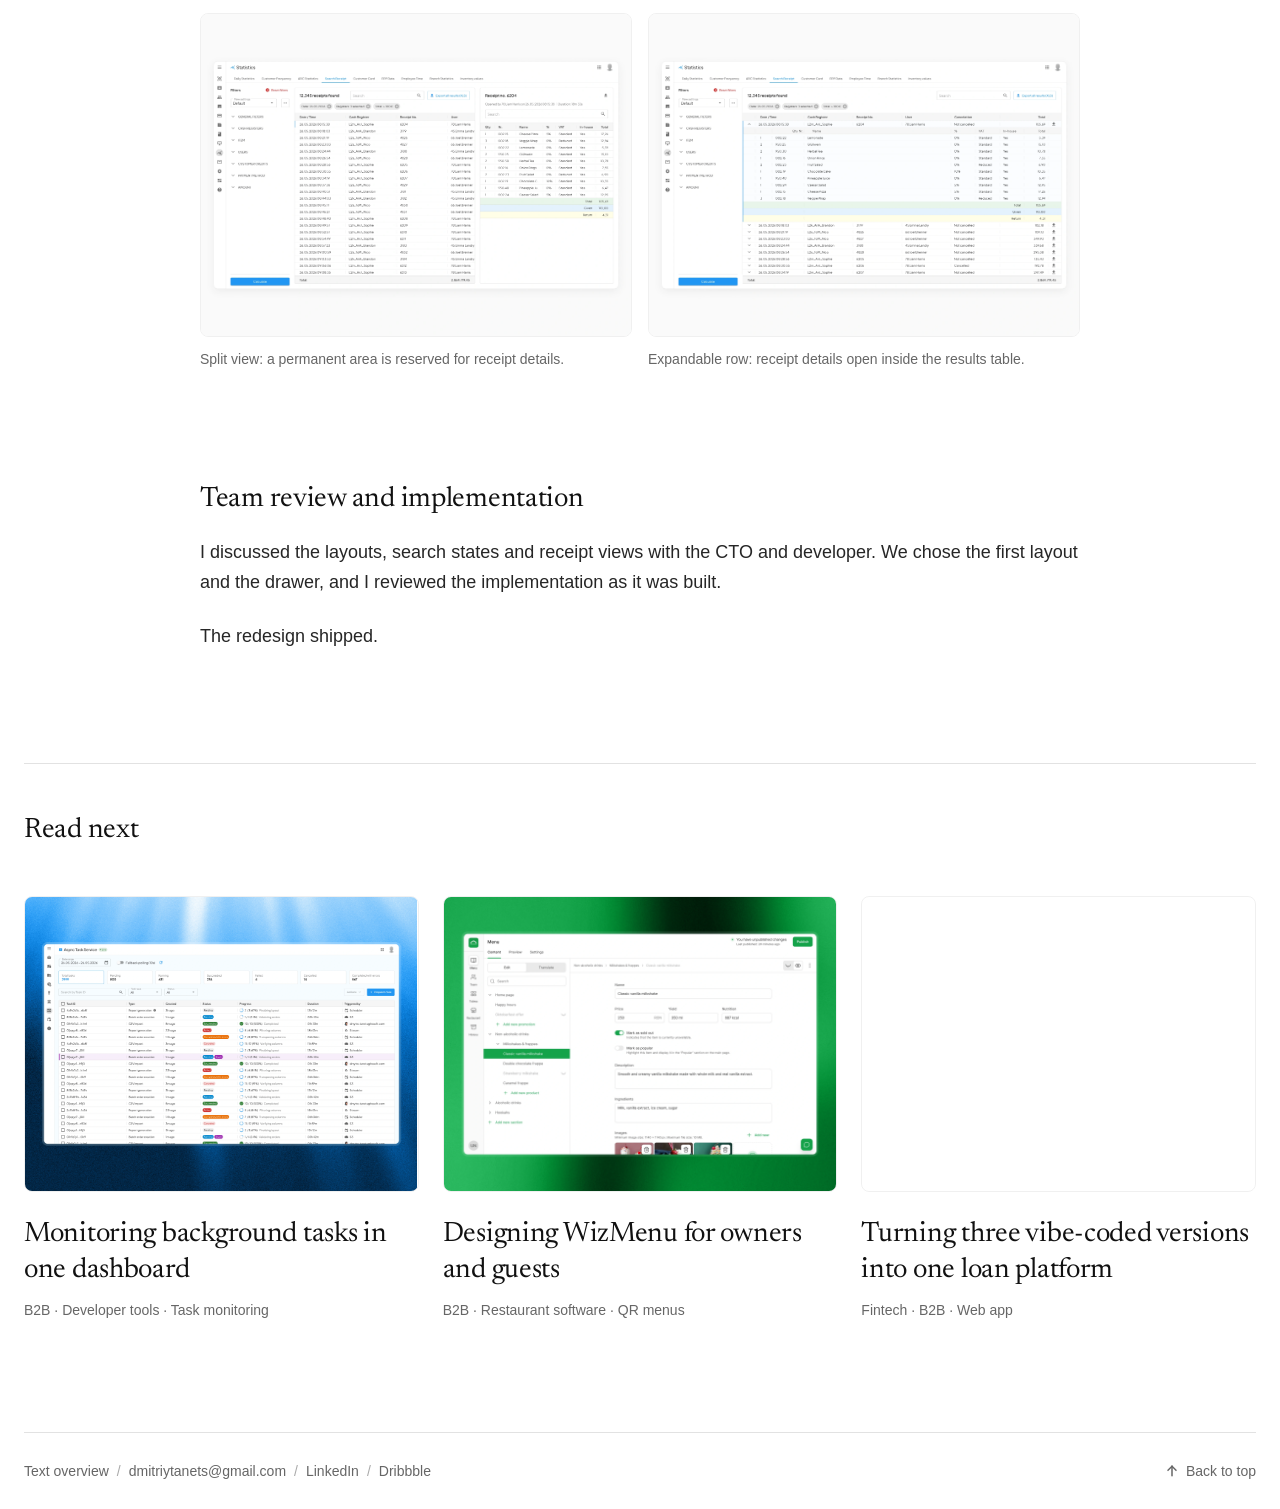
<file: cases/receipt-search/index.html>
<!DOCTYPE html>
<html lang="en">
<head>
    <meta charset="UTF-8">
    <meta name="viewport" content="width=device-width, initial-scale=1.0">
    <meta name="robots" content="noindex, nofollow">
    <title>Searching receipts without hitting the table limit · Dmytro Tanets</title>
    <meta name="description" content="CashAssist Web is HS-Soft’s back-office application for managing cash registers and reviewing sales data. I worked on receipt search in its analytics module, where users find receipts, review their details and export results.">
    <link rel="icon" href="../../favicon.ico?v=portrait-20261118" sizes="32x32">
    <link rel="icon" href="../../favicon.svg?v=portrait-20261118" type="image/svg+xml">
    <link rel="apple-touch-icon" href="../../apple-touch-icon.png?v=portrait-20261118">
    <link rel="manifest" href="../../site.webmanifest?v=portrait-20261118">
    <link rel="preconnect" href="https://fonts.googleapis.com">
    <link rel="preconnect" href="https://fonts.gstatic.com" crossorigin>
    <link rel="preconnect" href="https://api.fontshare.com">
    <link rel="preconnect" href="https://cdn.fontshare.com" crossorigin>
    <link href="https://fonts.googleapis.com/css2?family=Newsreader:opsz,wght@6..72,400&display=swap" rel="stylesheet" media="print" onload="this.media='all'">
    <link href="https://api.fontshare.com/v2/css?f[]=switzer@400,500&display=swap" rel="stylesheet" media="print" onload="this.media='all'">
    <!-- Reuse the existing case styles and components without adding CSS. -->
    <link rel="stylesheet" href="../wawi-audit/case.css">
    <link rel="stylesheet" href="../../assets/css/work-cards.css">
    <link rel="stylesheet" href="../../assets/css/next-case.css">
    <script src="../../data/cases.js" defer></script>
    <script src="../../assets/js/case-registry.js" defer></script>
    <script src="../../assets/js/analytics.js" defer></script>
    <link rel="alternate" type="text/plain" href="../../llms.txt" title="Portfolio text overview">
</head>
<body>
    <svg class="icon-sprite" aria-hidden="true" focusable="false">
        <symbol id="icon-arrow-left" viewBox="0 0 24 24">
            <g fill="none" stroke="currentColor" stroke-width="1.5" stroke-linecap="round" stroke-linejoin="round">
                <path d="M5 12h14" vector-effect="non-scaling-stroke"/>
                <path d="M5 12l6 6" vector-effect="non-scaling-stroke"/>
                <path d="M5 12l6 -6" vector-effect="non-scaling-stroke"/>
            </g>
        </symbol>
        <symbol id="icon-arrow-up" viewBox="0 0 24 24">
            <g fill="none" stroke="currentColor" stroke-width="1.5" stroke-linecap="round" stroke-linejoin="round">
                <path d="M12 5v14" vector-effect="non-scaling-stroke"/>
                <path d="M18 11l-6 -6" vector-effect="non-scaling-stroke"/>
                <path d="M6 11l6 -6" vector-effect="non-scaling-stroke"/>
            </g>
        </symbol>
        <symbol id="icon-x" viewBox="0 0 24 24">
            <g fill="none" stroke="currentColor" stroke-width="1.5" stroke-linecap="round" stroke-linejoin="round">
                <path d="M18 6L6 18" vector-effect="non-scaling-stroke"/>
                <path d="M6 6l12 12" vector-effect="non-scaling-stroke"/>
            </g>
        </symbol>
        <symbol id="icon-chevron-left" viewBox="0 0 24 24">
            <g fill="none" stroke="currentColor" stroke-width="1.5" stroke-linecap="round" stroke-linejoin="round">
                <path d="M15 6l-6 6l6 6" vector-effect="non-scaling-stroke"/>
            </g>
        </symbol>
        <symbol id="icon-chevron-right" viewBox="0 0 24 24">
            <g fill="none" stroke="currentColor" stroke-width="1.5" stroke-linecap="round" stroke-linejoin="round">
                <path d="M9 6l6 6l-6 6" vector-effect="non-scaling-stroke"/>
            </g>
        </symbol>
    </svg>

    <header class="site-header">
        <a class="brand" href="../../" aria-label="Dmytro Tanets, home">
            <img src="../../images/avatar.png" width="40" height="40" alt="">
            <span class="brand-text">
                <span class="brand-name">Dmytro Tanets</span>
                <span class="brand-role">Product Designer</span>
            </span>
        </a>
        <nav class="links">
            <a class="nav-link" href="../../Dmytro-Tanets-CV.pdf" download>
                <span class="label-long">Download CV</span><span class="label-short">CV</span>
            </a>
            <a class="button" href="mailto:dmitriytanets@gmail.com">Get in touch</a>
        </nav>
    </header>

    <main class="page">
        <header class="block case-header">
            <a class="back" href="../../" data-work-link><svg class="icon" aria-hidden="true" focusable="false"><use href="#icon-arrow-left"></use></svg><span>All work</span></a>
            <p class="label">B2B · Retail analytics · Data search</p>
            <h1>Searching receipts without hitting the table limit</h1>
            <p class="lede">CashAssist Web is HS-Soft’s back-office application for managing cash registers and reviewing sales data. I worked on receipt search in its analytics module, where users find receipts, review their details and export results.</p>
            <dl class="meta">
                <div><dt>Role</dt><dd>UX designer</dd></div>
                <div><dt>Timeline</dt><dd>June 2026</dd></div>
                <div><dt>Team</dt><dd>CTO, developer</dd></div>
                <div><dt>Tools</dt><dd>Figma, PostHog</dd></div>
                <div><dt>Status</dt><dd>Shipped</dd></div>
            </dl>
        </header>

        <figure class="figure hero" data-slot="hero">
            <div class="media"><img src="images/hero.webp" width="4240" height="3180" alt="CashAssist Web receipt search with grouped filters beside the results table." decoding="async" fetchpriority="high"></div>
        </figure>

        <section class="block summary" aria-label="Context, goal and outcome">
            <div class="row"><p class="label">Context</p><p>The CTO asked me to rework receipt search in CashAssist Web’s analytics module. The page could not display a large table, so customers used it very little. When a search failed, developers sent them the data from the system by hand.</p></div>
            <div class="row"><p class="label">Goal</p><p>Let people find and export receipts for any period without the page breaking, and make it clear what happens while a long search runs.</p></div>
            <div class="row"><p class="label">Outcome</p><p>The redesign shipped with grouped filters, search progress and cancellation, a download option for large results, and receipt details in a drawer.</p></div>
        </section>

        <section class="block">
            <h2>Reviewing the existing search</h2>
            <p>I started by reviewing session recordings and heatmaps in PostHog, then walked through the full flow from setting filters to opening a receipt and exporting results.</p>
            <p>The review highlighted three areas to address:</p>
            <ul class="findings">
                <li>The long filter form.</li>
                <li>Missing feedback during searches.</li>
                <li>Receipt details opening below the results in a second scrollable area.</li>
            </ul>
            <div class="figures">
                <figure class="figure" data-slot="audit-review">
                    <button class="zoom" type="button" aria-label="Enlarge image: The original receipt search: a long filter form and receipt details below the results."><div class="media"><img src="images/audit-review.webp" width="1880" height="1410" alt="The original receipt search with a long filter form and receipt details below the results." decoding="async" loading="lazy"></div></button>
                    <figcaption>The original receipt search: a long filter form and receipt details below the results.</figcaption>
                </figure>
            </div>
        </section>

        <section class="block">
            <h2>Three directions, one chosen</h2>
            <p>I explored three ways to organise receipt search. The first kept the existing layout, with collapsible filter groups and a Calculate button fixed at the bottom. The second reused an established filter pattern already in active use in another HS-Soft product, with main filters above the results and additional filters collapsed by default. The third treated each search as a saved report, with filters shown when creating a new report.</p>
            <p>I recommended the first layout for discussion with the team.</p>
            <div class="figures">
                <figure class="figure" data-slot="layout-grouped-filters">
                    <button class="zoom" type="button" aria-label="Enlarge image: Version 1: collapsible filter groups and a fixed Calculate button."><div class="media"><img src="images/layout-grouped-filters.webp" width="1600" height="1200" alt="First layout: grouped filters in a left panel, applied conditions above the results and a fixed Calculate button." decoding="async" loading="lazy"></div></button>
                    <figcaption>Version 1: collapsible filter groups and a fixed Calculate button.</figcaption>
                </figure>
            </div>
            <div class="figures pair">
                <figure class="figure" data-slot="layout-top-filters">
                    <button class="zoom" type="button" aria-label="Enlarge image: Version 2: main filters above the results, additional filters collapsed."><div class="media"><img src="images/layout-top-filters.webp" width="1600" height="1200" alt="Second layout: main filters and Calculate above the results, with additional filters collapsed." decoding="async" loading="lazy"></div></button>
                    <figcaption>Version 2: main filters above the results, additional filters collapsed.</figcaption>
                </figure>
                <figure class="figure" data-slot="layout-saved-reports">
                    <button class="zoom" type="button" aria-label="Enlarge image: Version 3: saved reports, with filters shown when creating a report."><div class="media"><img src="images/layout-saved-reports.webp" width="1600" height="1200" alt="Third layout: a list of saved search reports, including dates and the number of results." decoding="async" loading="lazy"></div></button>
                    <figcaption>Version 3: saved reports, with filters shown when creating a report.</figcaption>
                </figure>
            </div>
        </section>

        <section class="block">
            <h2>Filters that fold away</h2>
            <p>I grouped the filters into collapsible sections. Applied conditions stay visible as chips above the results, and Reset filters clears them together. The Calculate button stays fixed at the bottom of the filter panel, so it remains available while people scroll through the filters.</p>
            <div class="figures pair">
                <figure class="figure" data-slot="filters-before">
                    <button class="zoom" type="button" aria-label="Enlarge image: Before: the original filter panel."><div class="media"><img src="images/filters-before.webp" width="1600" height="1200" alt="Original filter form with all fields in a long panel and Calculate at the bottom." decoding="async" loading="lazy"></div></button>
                    <figcaption>Before: the original filter panel.</figcaption>
                </figure>
                <figure class="figure" data-slot="filters-after">
                    <button class="zoom" type="button" aria-label="Enlarge image: After: collapsible filter groups and a fixed Calculate button."><div class="media"><img src="images/filters-after.webp" width="1600" height="1200" alt="Redesigned filter panel with collapsible groups, applied conditions and a fixed Calculate button." decoding="async" loading="lazy"></div></button>
                    <figcaption>After: collapsible filter groups and a fixed Calculate button.</figcaption>
                </figure>
            </div>
        </section>

        <section class="block">
            <h2>A long search people can follow</h2>
            <p>I designed an empty state for the page before a search starts. While a search runs, the loading state shows how many records have been processed and lets people cancel.</p>
            <p>Background search and a notification when results are ready were planned for a later stage.</p>
            <div class="figures pair">
                <figure class="figure" data-slot="search-initial">
                    <button class="zoom" type="button" aria-label="Enlarge image: Before a search starts."><div class="media"><img src="images/search-initial.webp" width="2040" height="1530" alt="Receipt search before a search starts, with a No results yet message and Calculate action." decoding="async" loading="lazy"></div></button>
                    <figcaption>Before a search starts.</figcaption>
                </figure>
                <figure class="figure" data-slot="search-loading">
                    <button class="zoom" type="button" aria-label="Enlarge image: The loading state shows processed records and lets people cancel the search."><div class="media"><img src="images/search-loading.webp" width="2040" height="1530" alt="Search progress with the number of processed records and a Cancel search action." decoding="async" loading="lazy"></div></button>
                    <figcaption>The loading state shows processed records and lets people cancel the search.</figcaption>
                </figure>
            </div>
        </section>

        <section class="block">
            <h2>When the result is too big to show</h2>
            <p>Results over 50 MB could not be displayed in the table. I designed a state that explains the limit and offers the full results as a file to download.</p>
            <div class="figures">
                <figure class="figure" data-slot="large-result">
                    <button class="zoom" type="button" aria-label="Enlarge image: The result is offered as a file when the table cannot show it."><div class="media"><img src="images/large-result.webp" width="2040" height="1530" alt="A Results are too large to display state with an Export XLS download action." decoding="async" loading="lazy"></div></button>
                    <figcaption>The result is offered as a file when the table cannot show it.</figcaption>
                </figure>
            </div>
        </section>

        <section class="block">
            <h2>Opening a receipt</h2>
            <p>In the original page, clicking a receipt opened its details below the results. This divided the available height between two separately scrollable areas.</p>
            <p>I explored three alternatives: a drawer, a split view with a permanent area for receipt details, and an expandable row.</p>
            <p>The drawer showed details on demand. The split view kept a dedicated area for checking receipts one after another. An expandable row would push other results down as the receipt grew longer, so I did not consider it suitable for large receipts.</p>
            <div class="figures">
                <figure class="figure" data-slot="receipt-drawer">
                    <button class="zoom" type="button" aria-label="Enlarge image: Drawer: receipt details open in a side panel on demand."><div class="media"><img src="images/receipt-drawer.webp" width="2040" height="1530" alt="Receipt details in a drawer on the right of the search results." decoding="async" loading="lazy"></div></button>
                    <figcaption>Drawer: receipt details open in a side panel on demand.</figcaption>
                </figure>
            </div>
            <div class="figures pair">
                <figure class="figure" data-slot="receipt-split-view">
                    <button class="zoom" type="button" aria-label="Enlarge image: Split view: a permanent area is reserved for receipt details."><div class="media"><img src="images/receipt-split-view.webp" width="2040" height="1530" alt="Receipt details in a permanent panel beside the search results." decoding="async" loading="lazy"></div></button>
                    <figcaption>Split view: a permanent area is reserved for receipt details.</figcaption>
                </figure>
                <figure class="figure" data-slot="receipt-expandable-row">
                    <button class="zoom" type="button" aria-label="Enlarge image: Expandable row: receipt details open inside the results table."><div class="media"><img src="images/receipt-expandable-row.webp" width="2040" height="1530" alt="A receipt expanded within the results table, pushing the following results down." decoding="async" loading="lazy"></div></button>
                    <figcaption>Expandable row: receipt details open inside the results table.</figcaption>
                </figure>
            </div>
        </section>

        <section class="block">
            <h2>Team review and implementation</h2>
            <p>I discussed the layouts, search states and receipt views with the CTO and developer. We chose the first layout and the drawer, and I reviewed the implementation as it was built.</p>
            <p>The redesign shipped.</p>
        </section>
    </main>

    <nav class="read-next" data-read-next="receipt-search" aria-labelledby="read-next-title"><h2 class="read-next-title" id="read-next-title">Read next</h2><div class="case-grid"><a class="work-card work-card--small" data-slug="async-task-service" data-side="right" href="../../cases/async-task-service/"><span class="work-card-media"><img src="../../cases/async-task-service/images/hero.webp?v=thumb-968b81026c77" alt="" width="2400" height="1800" loading="lazy" decoding="async"></span><div class="work-card-body"><h3 class="work-card-title"><span class="work-card-title-text">Monitoring background tasks in one dashboard</span></h3><p class="work-card-tags">B2B · Developer tools · Task monitoring</p></div></a><a class="work-card work-card--small" data-slug="wizmenu" data-side="right" href="../../cases/wizmenu/"><span class="work-card-media"><img src="../../cases/wizmenu/images/hero.webp" alt="" width="2400" height="1800" loading="lazy" decoding="async"></span><div class="work-card-body"><h3 class="work-card-title"><span class="work-card-title-text">Designing WizMenu for owners and guests</span></h3><p class="work-card-tags">B2B · Restaurant software · QR menus</p></div></a><a class="work-card work-card--small" data-slug="loan-platform" data-side="right" href="../../cases/loan-platform/"><span class="work-card-media"><img src="../../cases/loan-platform/images/thumbnail.webp" alt="" width="2400" height="1800" loading="lazy" decoding="async"></span><div class="work-card-body"><h3 class="work-card-title"><span class="work-card-title-text">Turning three vibe-coded versions into one loan platform</span></h3><p class="work-card-tags">Fintech · B2B · Web app</p></div></a></div></nav>

    <footer class="site-footer">
        <div class="footer-links">
            <a href="../../llms.txt">Text overview</a>
            <span class="footer-separator" aria-hidden="true">/</span>
            <a href="mailto:dmitriytanets@gmail.com">dmitriytanets@gmail.com</a>
            <span class="footer-separator" aria-hidden="true">/</span>
            <a href="https://www.linkedin.com/in/dmitriytanets/" target="_blank" rel="noopener noreferrer">LinkedIn</a>
            <span class="footer-separator" aria-hidden="true">/</span>
            <a href="https://dribbble.com/dmitriyt95" target="_blank" rel="noopener noreferrer">Dribbble</a>
        </div>
        <a class="back-to-top" href="#"><svg class="icon" aria-hidden="true" focusable="false"><use href="#icon-arrow-up"></use></svg><span>Back to top</span></a>
    </footer>
    <script src="case.js"></script>
</body>
</html>
</file>
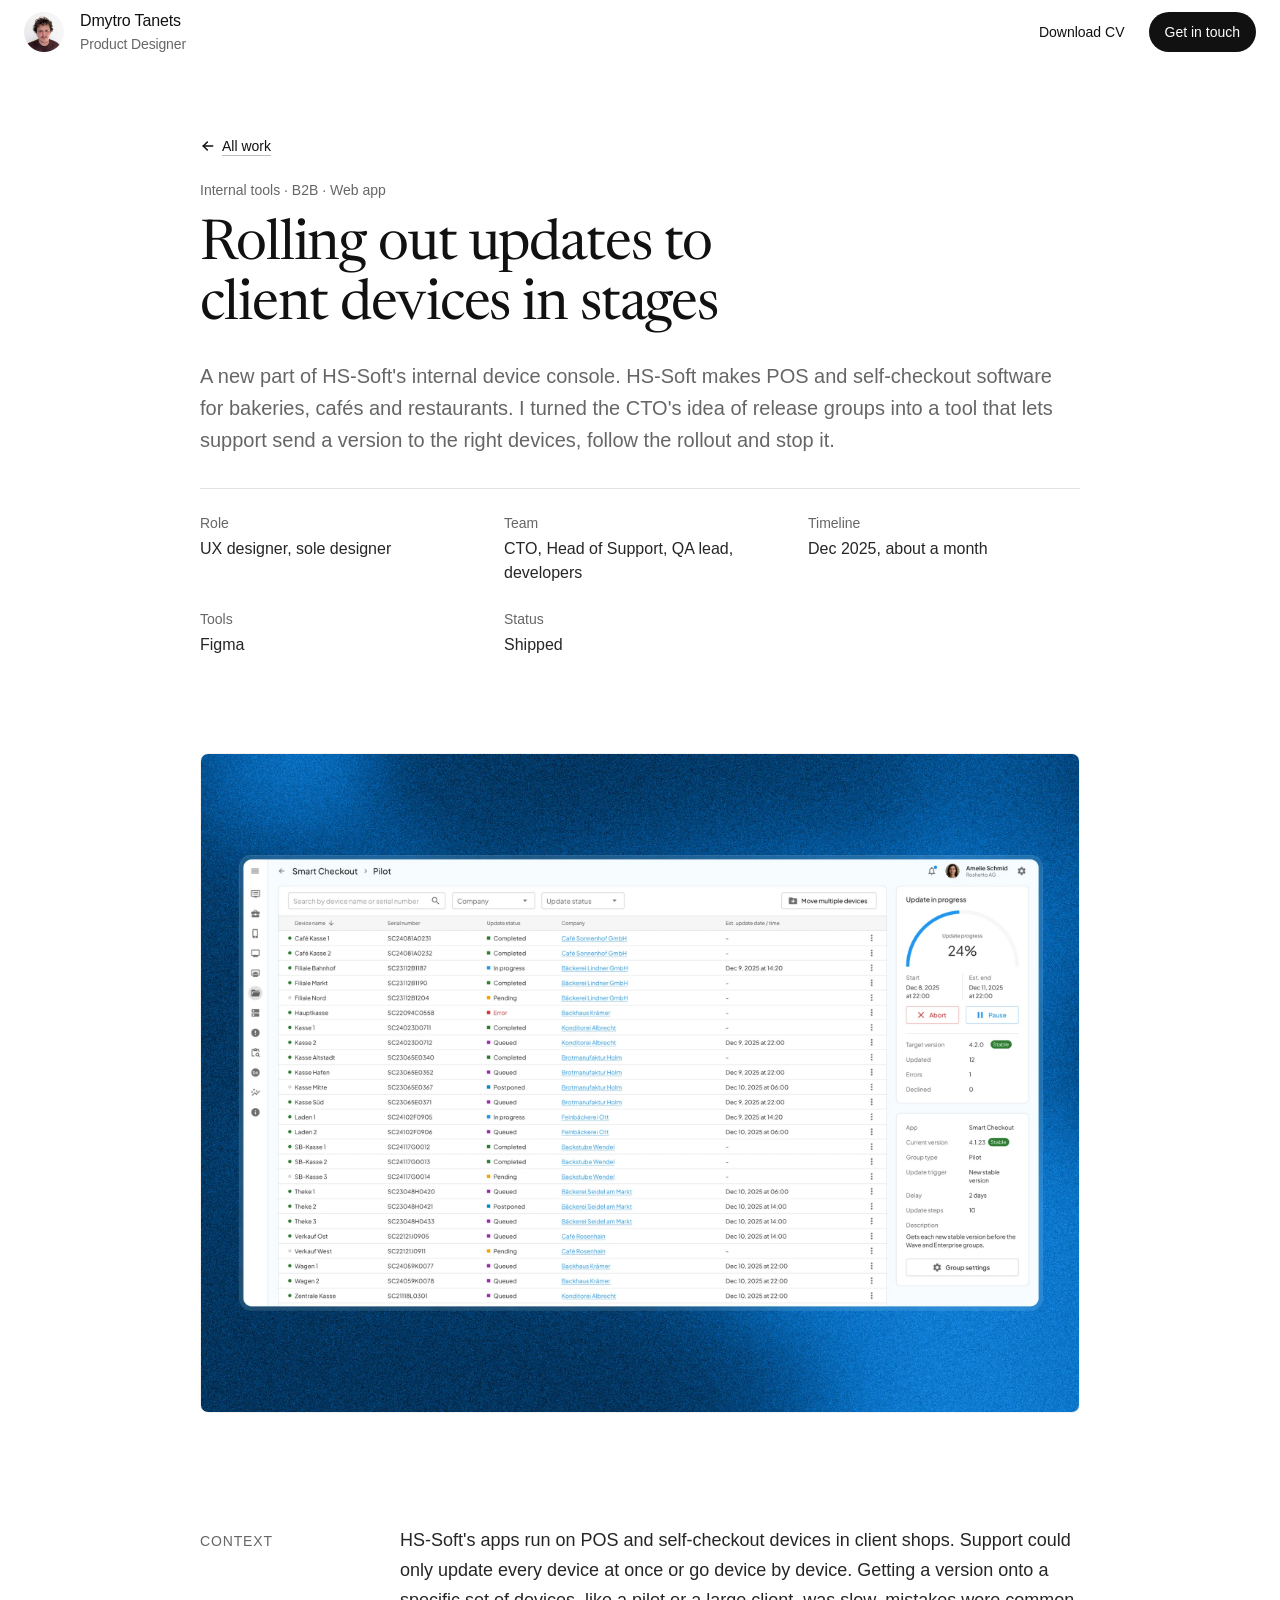
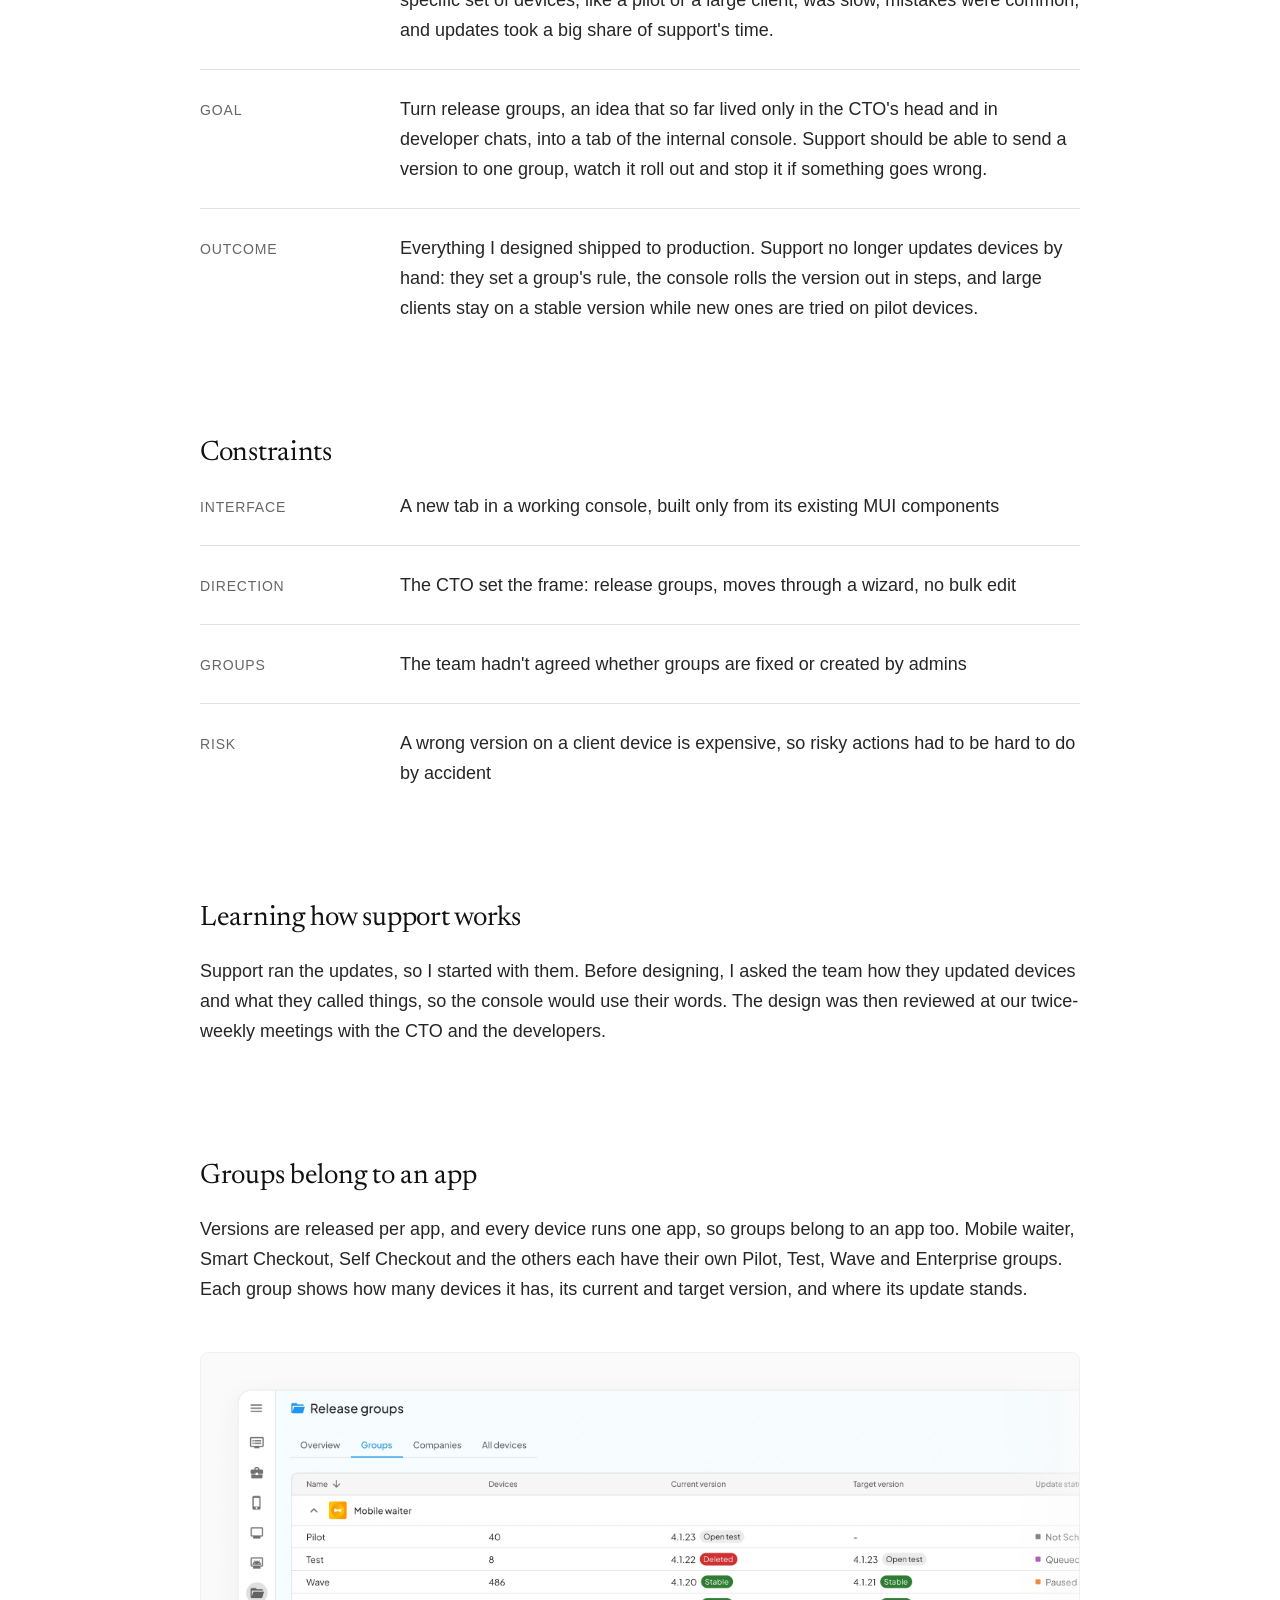
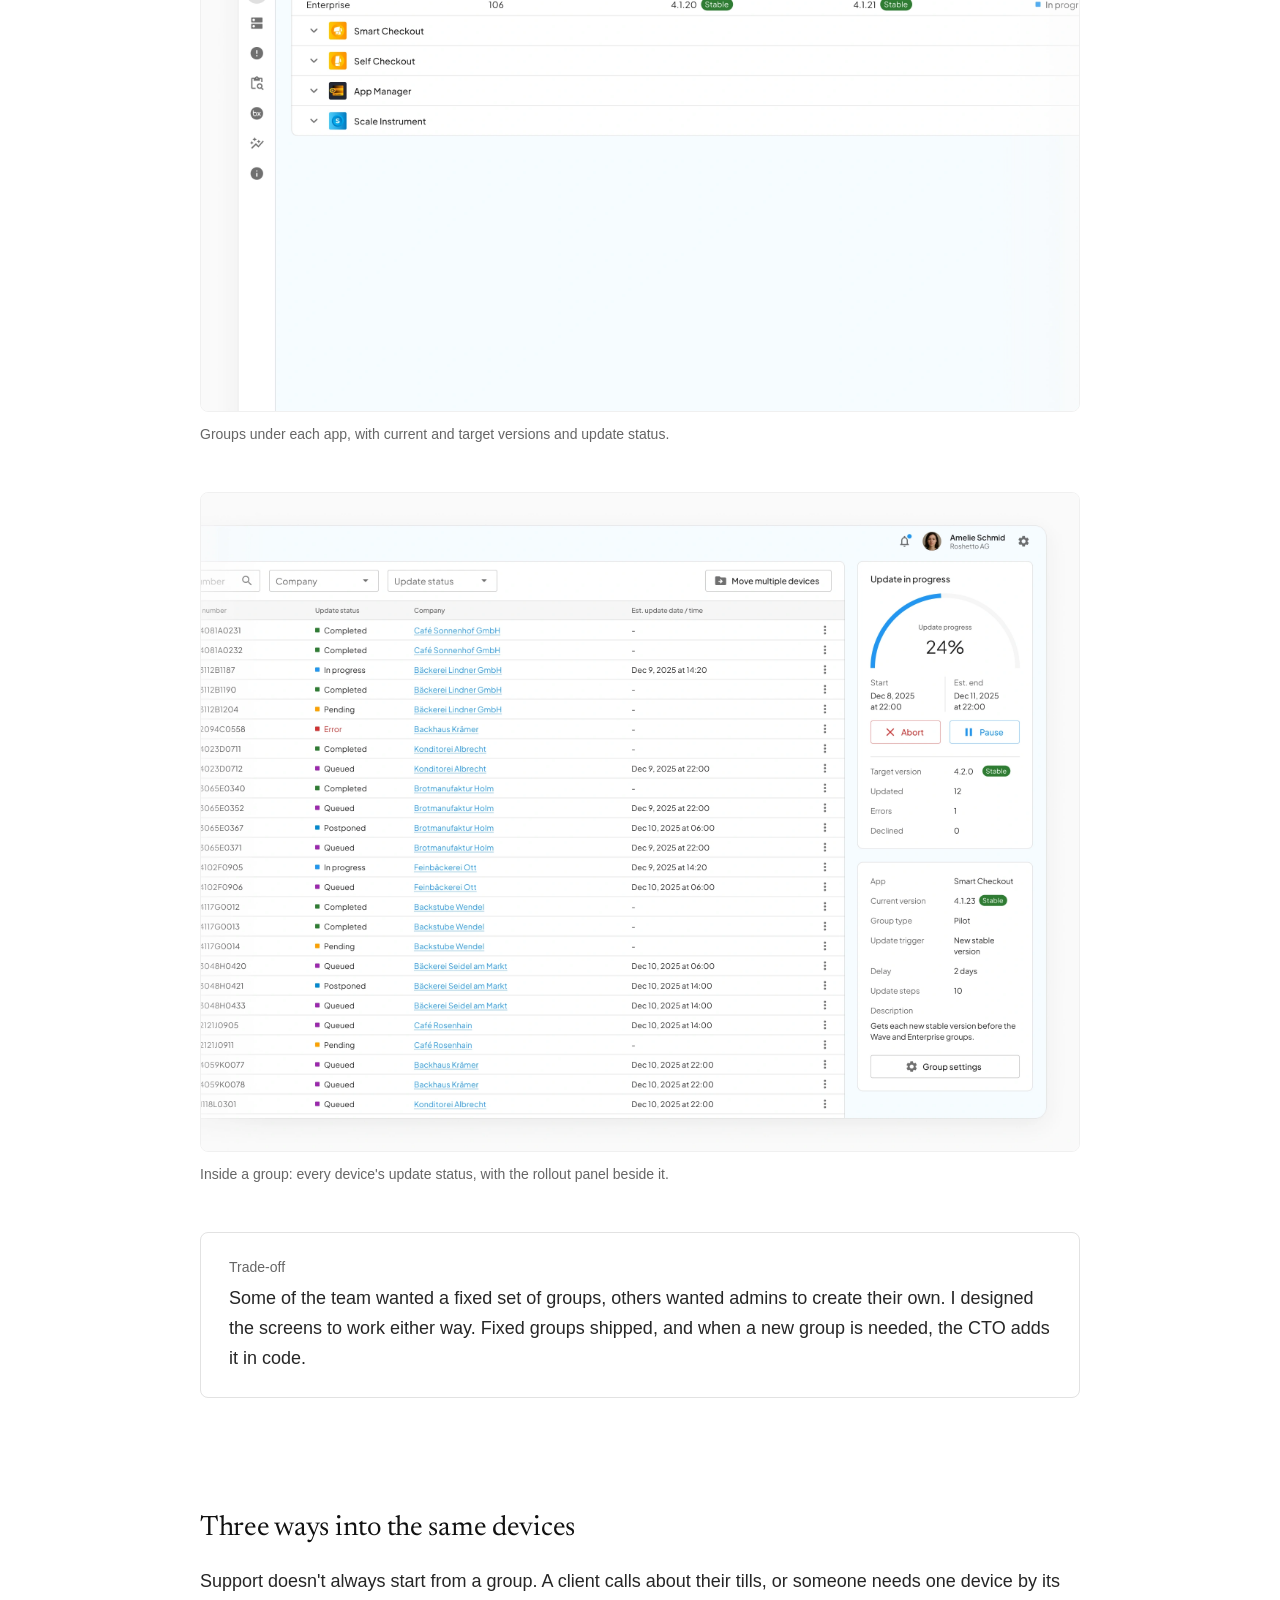
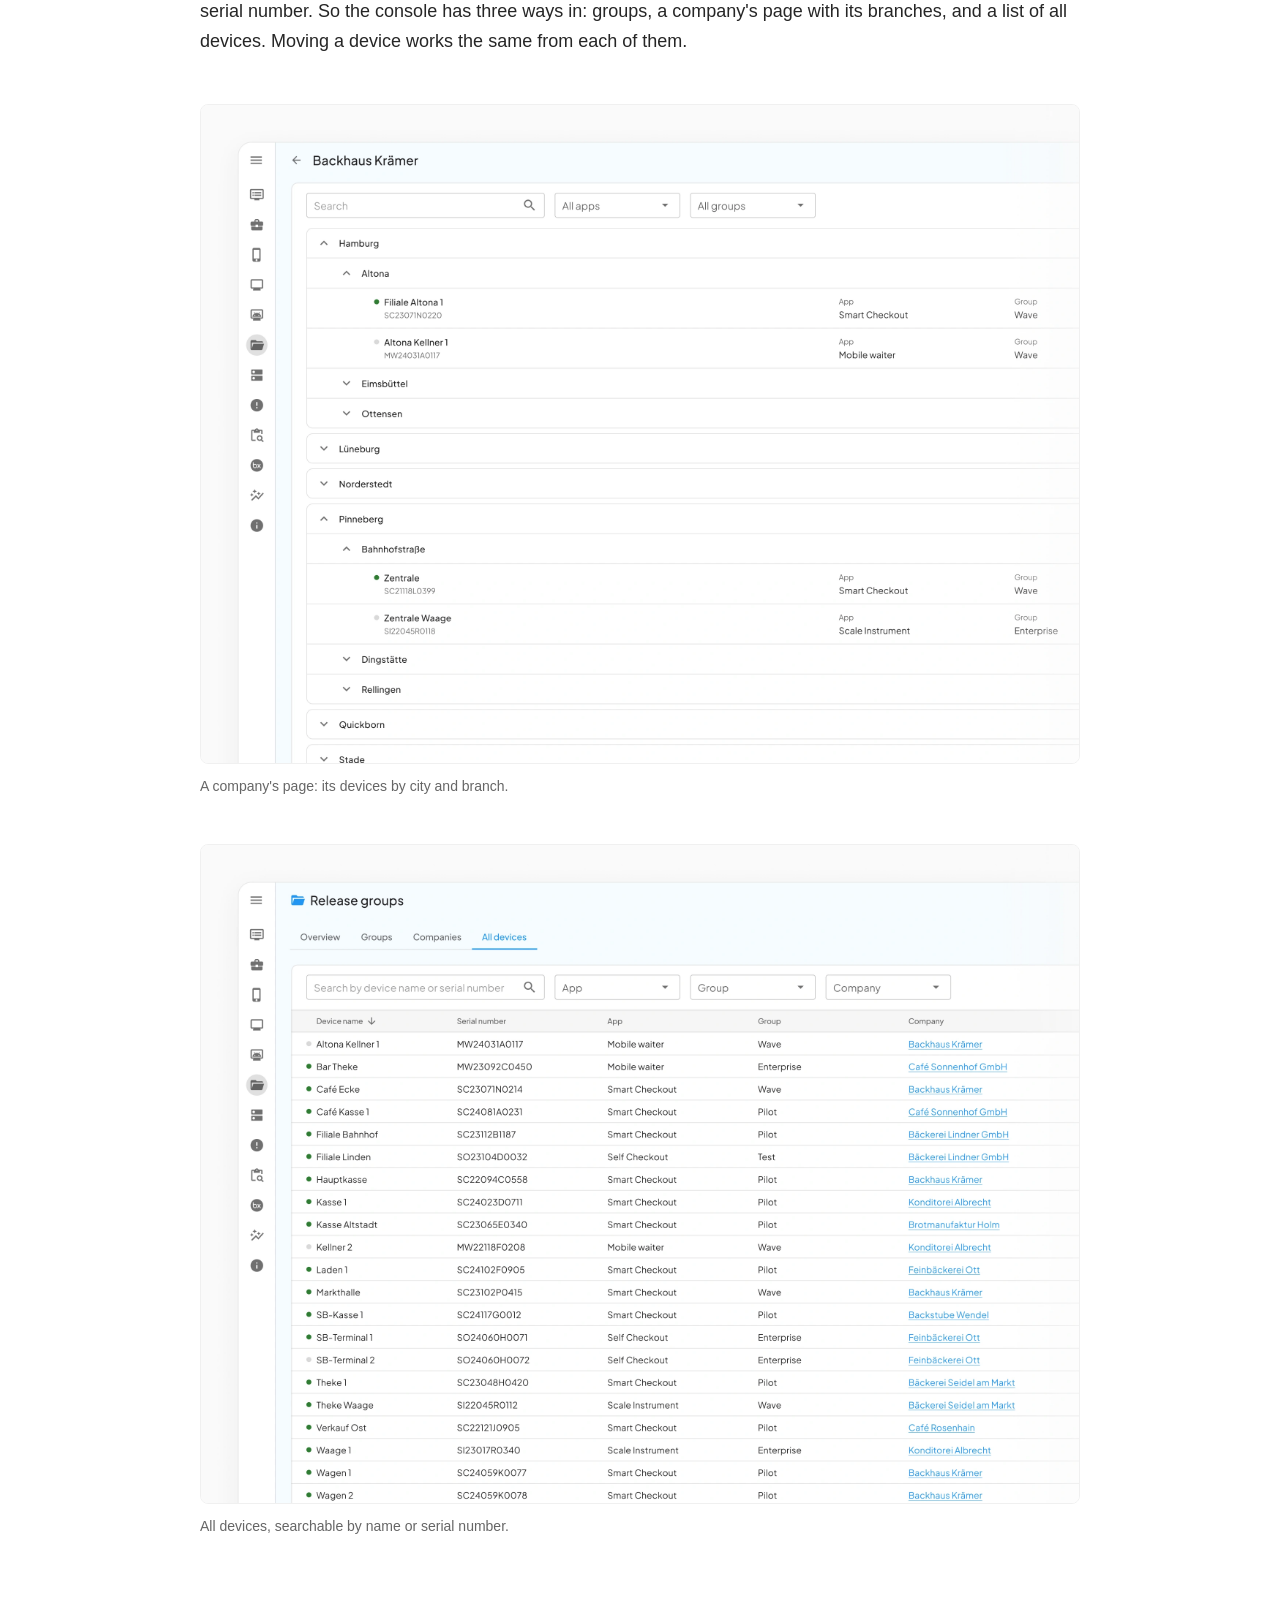
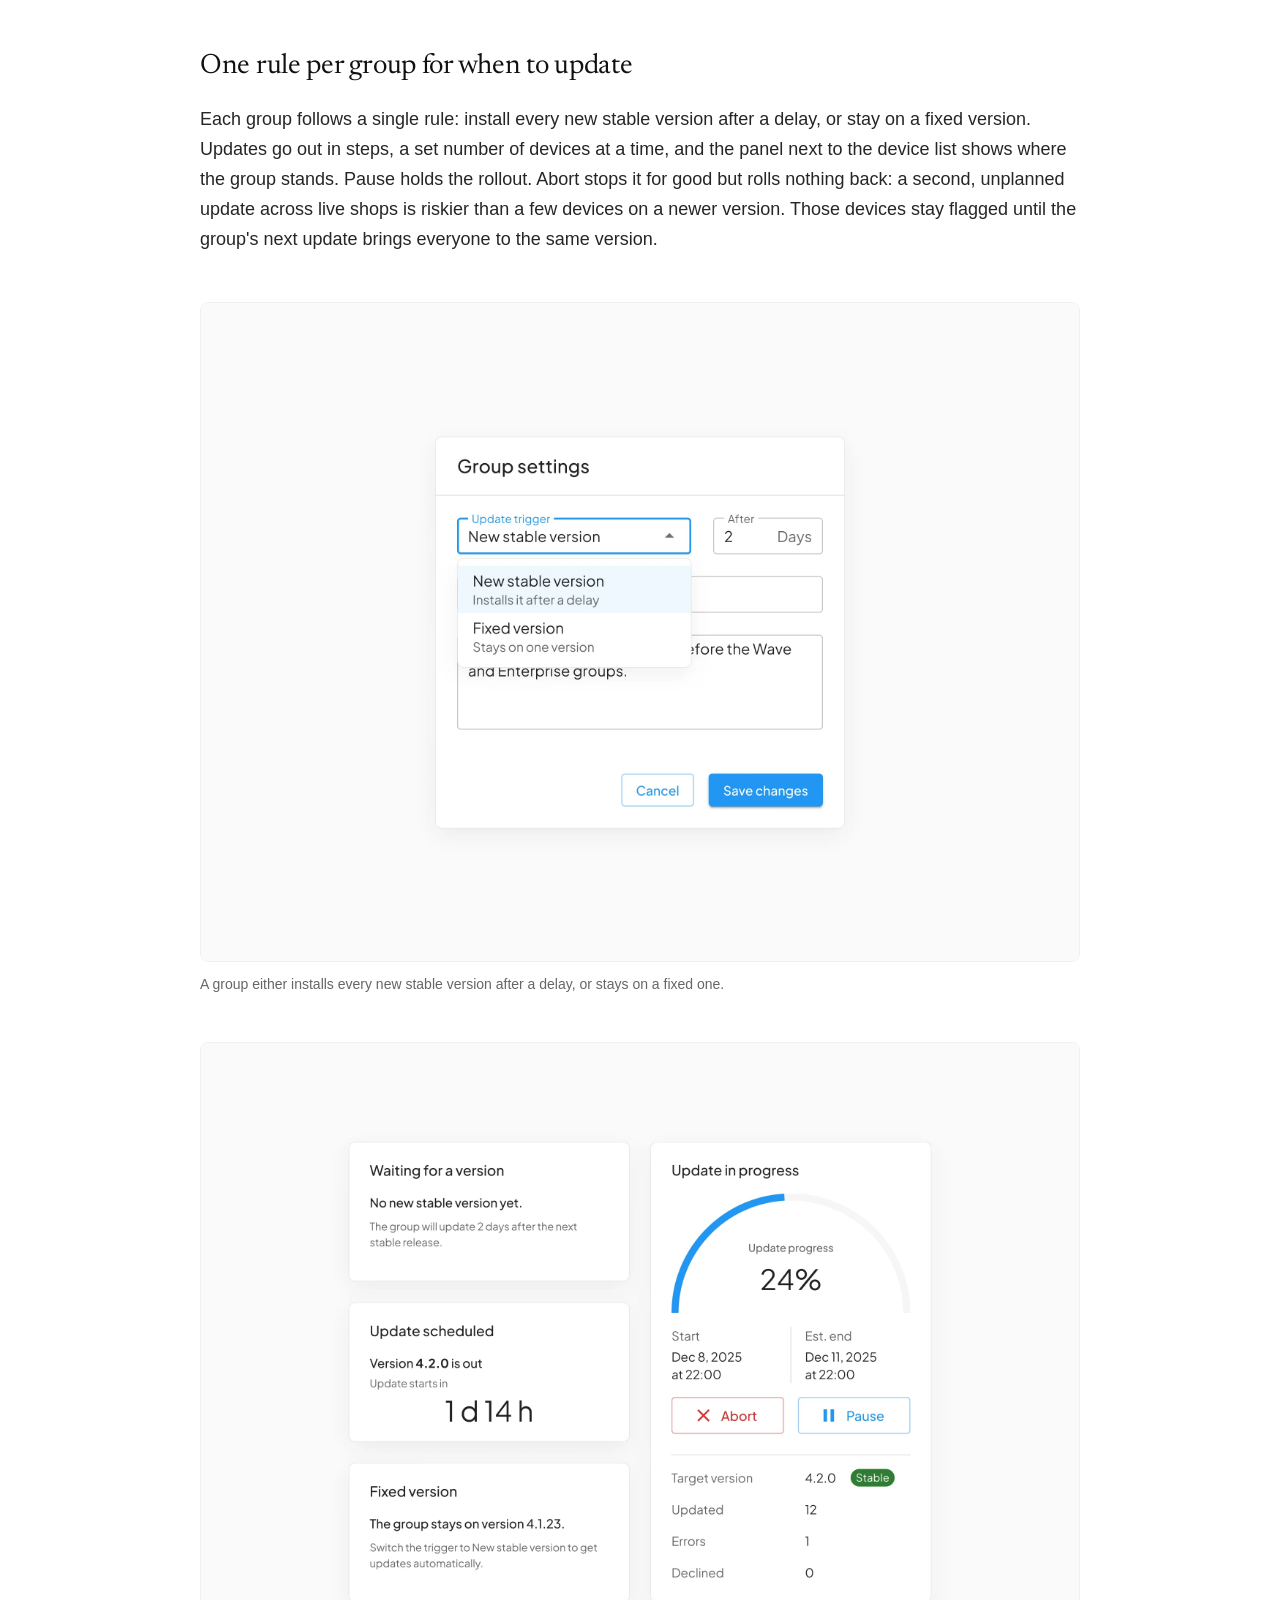
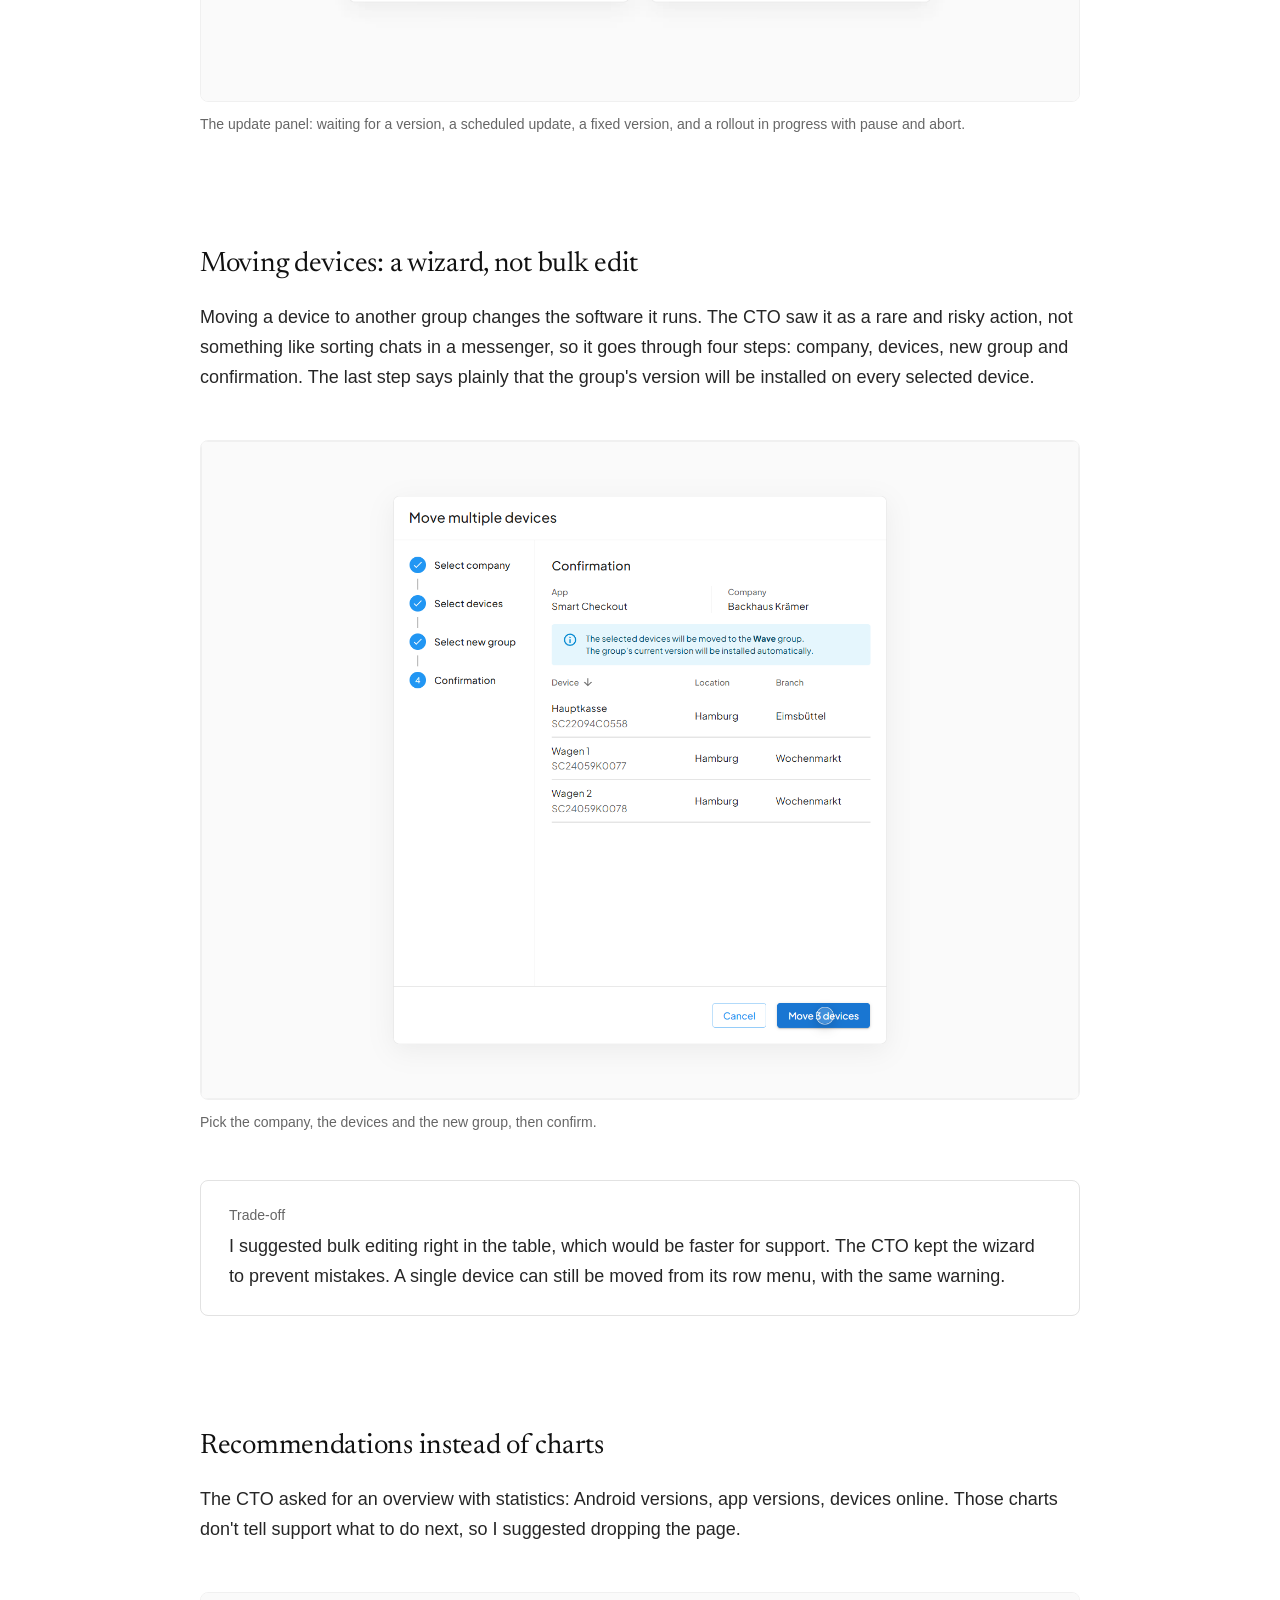
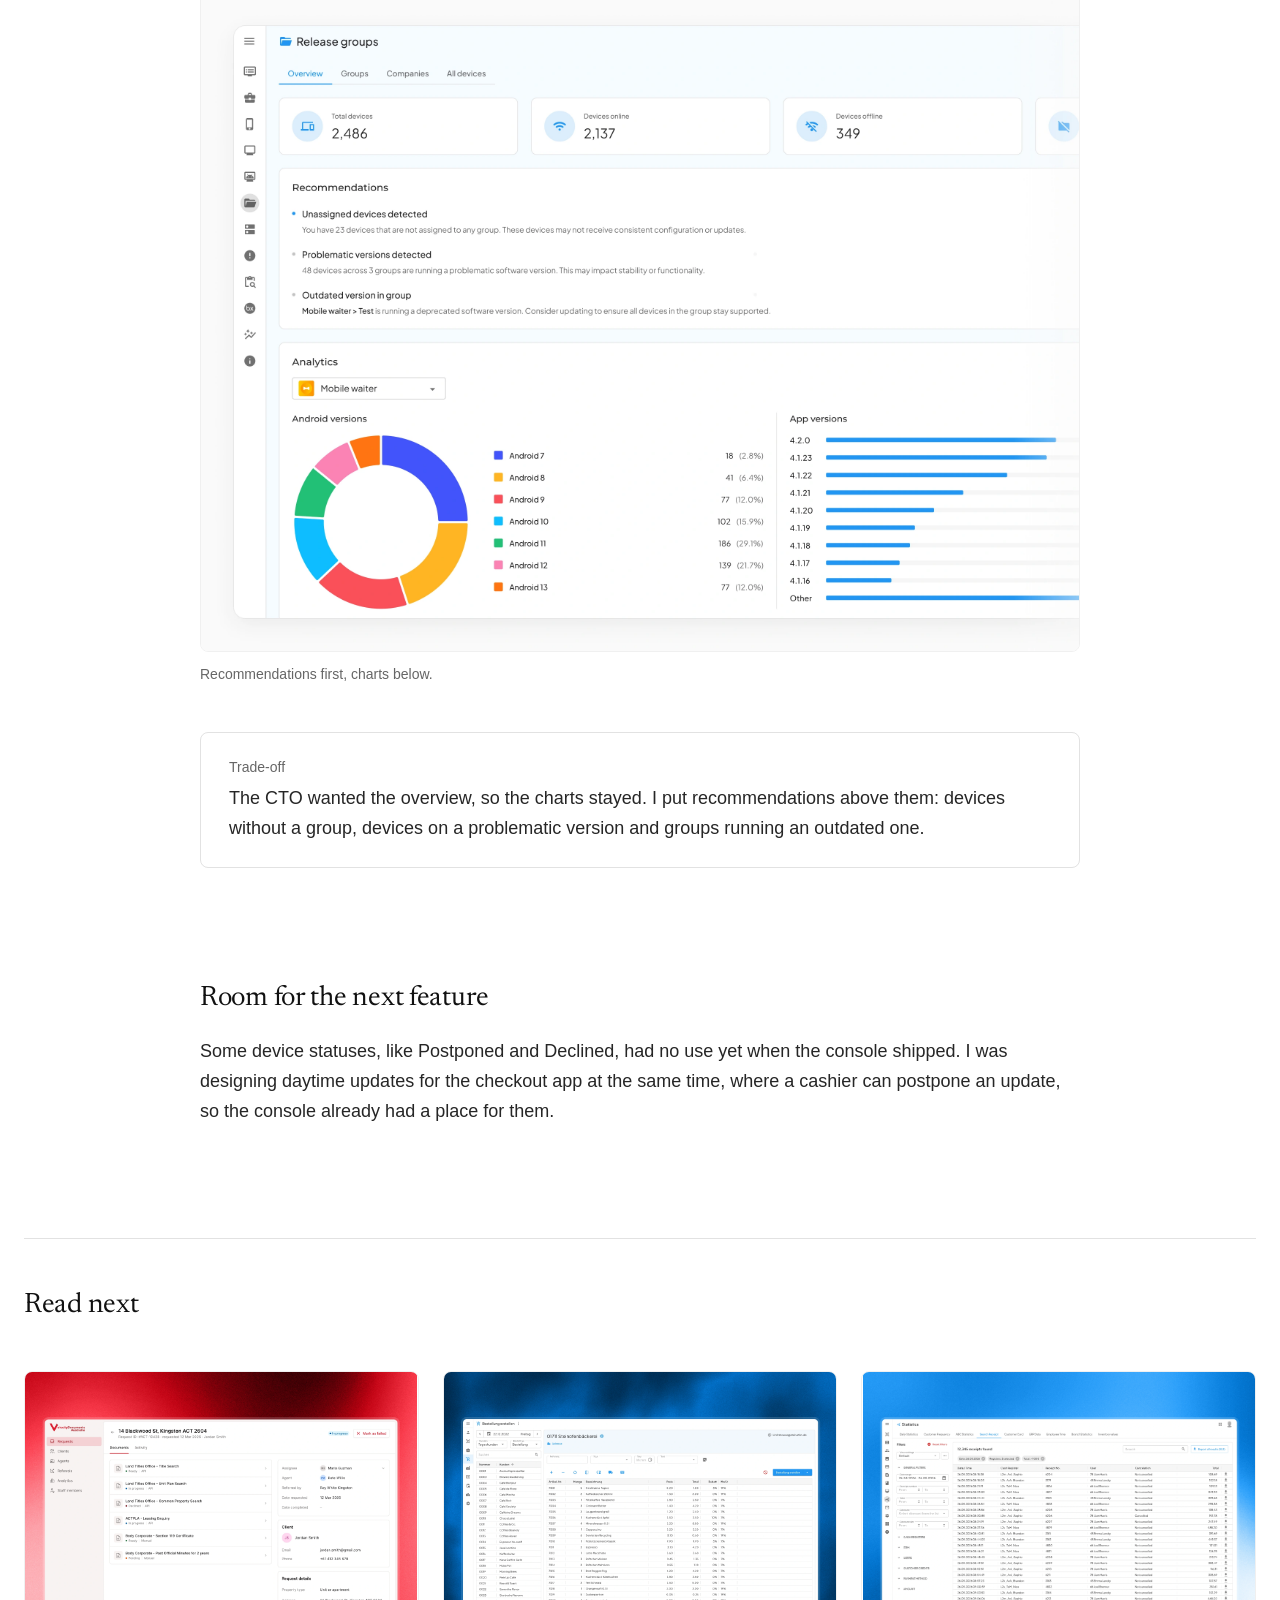
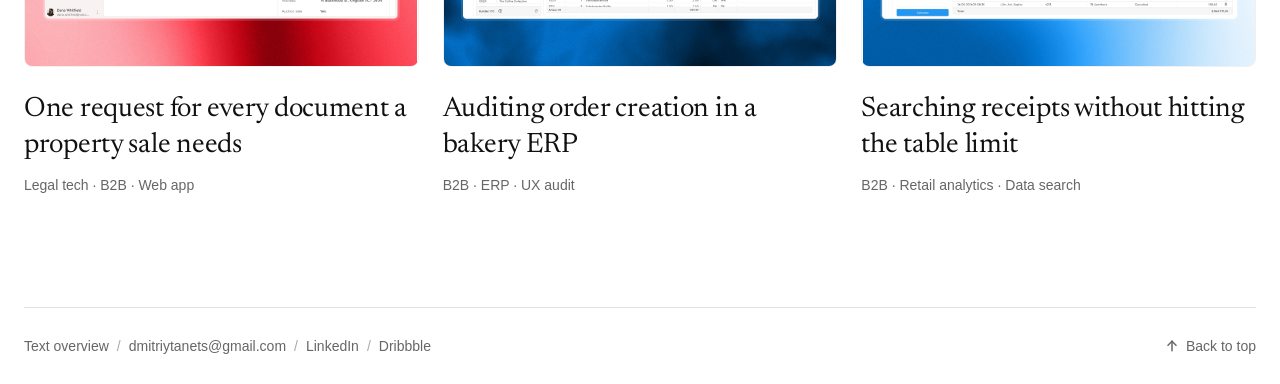
<file: cases/release-groups/index.html>
<!DOCTYPE html>
<html lang="en">
<head>
    <meta charset="UTF-8">
    <meta name="viewport" content="width=device-width, initial-scale=1.0">
    <meta name="robots" content="noindex, nofollow">
    <title>Rolling out updates to client devices in stages · Dmytro Tanets</title>
    <meta name="description" content="Designing release groups in HS-Soft’s internal console so support can roll out app updates to client devices in stages, follow progress and stop a rollout.">
    <link rel="icon" href="../../favicon.ico?v=portrait-20261118" sizes="32x32">
    <link rel="icon" href="../../favicon.svg?v=portrait-20261118" type="image/svg+xml">
    <link rel="apple-touch-icon" href="../../apple-touch-icon.png?v=portrait-20261118">
    <link rel="manifest" href="../../site.webmanifest?v=portrait-20261118">
    <link rel="preconnect" href="https://fonts.googleapis.com">
    <link rel="preconnect" href="https://fonts.gstatic.com" crossorigin>
    <link rel="preconnect" href="https://api.fontshare.com">
    <link rel="preconnect" href="https://cdn.fontshare.com" crossorigin>
    <link href="https://fonts.googleapis.com/css2?family=Newsreader:opsz,wght@6..72,400&display=swap" rel="stylesheet" media="print" onload="this.media='all'">
    <link href="https://api.fontshare.com/v2/css?f[]=switzer@400,500&display=swap" rel="stylesheet" media="print" onload="this.media='all'">
    <link rel="stylesheet" href="case.css">
    <link rel="stylesheet" href="../../assets/css/work-cards.css">
    <link rel="stylesheet" href="../../assets/css/next-case.css">
    <script src="../../data/cases.js" defer></script>
    <script src="../../assets/js/case-registry.js" defer></script>
    <script src="../../assets/js/analytics.js" defer></script>
    <link rel="alternate" type="text/plain" href="../../llms.txt" title="Portfolio text overview">
</head>
<body>
    <!-- Icons: reusable inline SVG symbols (Tabler geometry, 1.5px stroke).
         Use: <svg class="icon" aria-hidden="true" focusable="false"><use href="#icon-arrow-left"></use></svg>
         Size: .icon is 16px, add .icon-20 for 20px. -->
    <svg class="icon-sprite" aria-hidden="true" focusable="false">
        <symbol id="icon-arrow-left" viewBox="0 0 24 24">
            <g fill="none" stroke="currentColor" stroke-width="1.5" stroke-linecap="round" stroke-linejoin="round">
                <path d="M5 12h14" vector-effect="non-scaling-stroke"/>
                <path d="M5 12l6 6" vector-effect="non-scaling-stroke"/>
                <path d="M5 12l6 -6" vector-effect="non-scaling-stroke"/>
            </g>
        </symbol>
        <symbol id="icon-arrow-right" viewBox="0 0 24 24">
            <g fill="none" stroke="currentColor" stroke-width="1.5" stroke-linecap="round" stroke-linejoin="round">
                <path d="M5 12h14" vector-effect="non-scaling-stroke"/>
                <path d="M19 12l-6 6" vector-effect="non-scaling-stroke"/>
                <path d="M19 12l-6 -6" vector-effect="non-scaling-stroke"/>
            </g>
        </symbol>
        <symbol id="icon-x" viewBox="0 0 24 24">
            <g fill="none" stroke="currentColor" stroke-width="1.5" stroke-linecap="round" stroke-linejoin="round">
                <path d="M18 6L6 18" vector-effect="non-scaling-stroke"/>
                <path d="M6 6l12 12" vector-effect="non-scaling-stroke"/>
            </g>
        </symbol>
        <symbol id="icon-arrow-up" viewBox="0 0 24 24">
            <g fill="none" stroke="currentColor" stroke-width="1.5" stroke-linecap="round" stroke-linejoin="round">
                <path d="M12 5v14" vector-effect="non-scaling-stroke"/>
                <path d="M18 11l-6 -6" vector-effect="non-scaling-stroke"/>
                <path d="M6 11l6 -6" vector-effect="non-scaling-stroke"/>
            </g>
        </symbol>
        <symbol id="icon-chevron-left" viewBox="0 0 24 24">
            <g fill="none" stroke="currentColor" stroke-width="1.5" stroke-linecap="round" stroke-linejoin="round">
                <path d="M15 6l-6 6l6 6" vector-effect="non-scaling-stroke"/>
            </g>
        </symbol>
        <symbol id="icon-chevron-right" viewBox="0 0 24 24">
            <g fill="none" stroke="currentColor" stroke-width="1.5" stroke-linecap="round" stroke-linejoin="round">
                <path d="M9 6l6 6l-6 6" vector-effect="non-scaling-stroke"/>
            </g>
        </symbol>
    </svg>

    <!-- Site header (same structure, content and links as the home page) -->
    <header class="site-header">
        <a class="brand" href="../../" aria-label="Dmytro Tanets, home">
            <img src="../../images/avatar.png" width="40" height="40" alt="">
            <span class="brand-text">
                <span class="brand-name">Dmytro Tanets</span>
                <span class="brand-role">Product Designer</span>
            </span>
        </a>
        <nav class="links">
            <a class="nav-link" href="../../Dmytro-Tanets-CV.pdf" download>
                <span class="label-long">Download CV</span><span class="label-short">CV</span>
            </a>
            <a class="button" href="mailto:dmitriytanets@gmail.com">Get in touch</a>
        </nav>
    </header>

    <main class="page">
        <header class="block case-header">
            <a class="back" href="../../" data-work-link><svg class="icon" aria-hidden="true" focusable="false"><use href="#icon-arrow-left"></use></svg><span>All work</span></a>
            <p class="label">Internal tools · B2B · Web app</p>
            <h1>Rolling out updates to client devices in stages</h1>
            <p class="lede">A new part of HS-Soft's internal device console. HS-Soft makes POS and self-checkout software for bakeries, cafés and restaurants. I turned the CTO's idea of release groups into a tool that lets support send a version to the right devices, follow the rollout and stop it.</p>
            <dl class="meta">
                <div><dt>Role</dt><dd>UX designer, sole designer</dd></div>
                <div><dt>Team</dt><dd>CTO, Head of Support, QA lead, developers</dd></div>
                <div><dt>Timeline</dt><dd>Dec 2025, about a month</dd></div>
                <div><dt>Tools</dt><dd>Figma</dd></div>
                <div><dt>Status</dt><dd>Shipped</dd></div>
            </dl>
        </header>

        <figure class="figure hero" data-slot="hero"><div class="media"><img src="images/hero.webp" alt="Smart Checkout Pilot group: device list with update statuses, and the Update in progress panel at 24% with Pause and Abort." width="2400" height="1800" decoding="async" fetchpriority="high"></div></figure>

        <section class="block summary" aria-label="Context, goal and outcome">
            <div class="row">
                <p class="label">Context</p>
                <p>HS-Soft's apps run on POS and self-checkout devices in client shops. Support could only update every device at once or go device by device. Getting a version onto a specific set of devices, like a pilot or a large client, was slow, mistakes were common, and updates took a big share of support's time.</p>
            </div>
            <div class="row">
                <p class="label">Goal</p>
                <p>Turn release groups, an idea that so far lived only in the CTO's head and in developer chats, into a tab of the internal console. Support should be able to send a version to one group, watch it roll out and stop it if something goes wrong.</p>
            </div>
            <div class="row">
                <p class="label">Outcome</p>
                <p>Everything I designed shipped to production. Support no longer updates devices by hand: they set a group's rule, the console rolls the version out in steps, and large clients stay on a stable version while new ones are tried on pilot devices.</p>
            </div>
        </section>

        <section class="block">
            <h2>Constraints</h2>
            <dl class="constraints">
                <div class="constraint-row"><dt>Interface</dt><dd>A new tab in a working console, built only from its existing MUI components</dd></div>
                <div class="constraint-row"><dt>Direction</dt><dd>The CTO set the frame: release groups, moves through a wizard, no bulk edit</dd></div>
                <div class="constraint-row"><dt>Groups</dt><dd>The team hadn't agreed whether groups are fixed or created by admins</dd></div>
                <div class="constraint-row"><dt>Risk</dt><dd>A wrong version on a client device is expensive, so risky actions had to be hard to do by accident</dd></div>
            </dl>
        </section>

        <section class="block">
            <h2>Learning how support works</h2>
            <p>Support ran the updates, so I started with them. Before designing, I asked the team how they updated devices and what they called things, so the console would use their words. The design was then reviewed at our twice-weekly meetings with the CTO and the developers.</p>
        </section>
        <section class="block">
            <h2>Groups belong to an app</h2>
            <p>Versions are released per app, and every device runs one app, so groups belong to an app too. Mobile waiter, Smart Checkout, Self Checkout and the others each have their own Pilot, Test, Wave and Enterprise groups. Each group shows how many devices it has, its current and target version, and where its update stands.</p>
            <div class="figures">
                <figure class="figure" data-slot="after-groups"><div class="media"><img src="images/after-groups.webp" alt="Release groups by app. Mobile waiter is expanded to show Pilot, Test, Wave and Enterprise, device counts, current and target versions and update status." width="2400" height="1800" decoding="async" loading="lazy"></div><figcaption>Groups under each app, with current and target versions and update status.</figcaption></figure>
                <figure class="figure" data-slot="after-group-rollout"><div class="media"><img src="images/after-group-rollout.webp" alt="Inside the Pilot group: each device&#39;s update status and company, with the rollout progress and group details beside the list." width="2400" height="1800" decoding="async" loading="lazy"></div><figcaption>Inside a group: every device&#39;s update status, with the rollout panel beside it.</figcaption></figure>
            </div>
            <div class="tradeoff">
                <p class="label">Trade-off</p>
                <p>Some of the team wanted a fixed set of groups, others wanted admins to create their own. I designed the screens to work either way. Fixed groups shipped, and when a new group is needed, the CTO adds it in code.</p>
            </div>
        </section>
        <section class="block">
            <h2>Three ways into the same devices</h2>
            <p>Support doesn't always start from a group. A client calls about their tills, or someone needs one device by its serial number. So the console has three ways in: groups, a company's page with its branches, and a list of all devices. Moving a device works the same from each of them.</p>
            <div class="figures">
                <figure class="figure" data-slot="after-company"><div class="media"><img src="images/after-company.webp" alt="Backhaus Krämer&#39;s page: devices grouped by city and branch, Hamburg and Pinneberg expanded, each device with its app and group." width="2400" height="1800" decoding="async" loading="lazy"></div><figcaption>A company&#39;s page: its devices by city and branch.</figcaption></figure>
                <figure class="figure" data-slot="after-all-devices"><div class="media"><img src="images/after-all-devices.webp" alt="All devices: a searchable list with serial number, app, group, company, location and branch for every device." width="2400" height="1800" decoding="async" loading="lazy"></div><figcaption>All devices, searchable by name or serial number.</figcaption></figure>
            </div>
        </section>
        <section class="block">
            <h2>One rule per group for when to update</h2>
            <p>Each group follows a single rule: install every new stable version after a delay, or stay on a fixed version. Updates go out in steps, a set number of devices at a time, and the panel next to the device list shows where the group stands. Pause holds the rollout. Abort stops it for good but rolls nothing back: a second, unplanned update across live shops is riskier than a few devices on a newer version. Those devices stay flagged until the group's next update brings everyone to the same version.</p>
            <div class="figures">
                <figure class="figure" data-slot="update-trigger"><div class="media"><img src="images/update-trigger.webp" alt="Group settings with the Update trigger menu open: New stable version, installed after a delay, or Fixed version, staying on one version." width="2400" height="1800" decoding="async" loading="lazy"></div><figcaption>A group either installs every new stable version after a delay, or stays on a fixed one.</figcaption></figure>
                <figure class="figure" data-slot="update-panel-states"><div class="media"><img src="images/update-panel-states.webp" alt="Four update panels: waiting for a stable version, a scheduled update countdown, a fixed version and an update in progress at 24% with Pause and Abort." width="2400" height="1800" decoding="async" loading="lazy"></div><figcaption>The update panel: waiting for a version, a scheduled update, a fixed version, and a rollout in progress with pause and abort.</figcaption></figure>
            </div>
        </section>
        <section class="block">
            <h2>Moving devices: a wizard, not bulk edit</h2>
            <p>Moving a device to another group changes the software it runs. The CTO saw it as a rare and risky action, not something like sorting chats in a messenger, so it goes through four steps: company, devices, new group and confirmation. The last step says plainly that the group's version will be installed on every selected device.</p>
            <div class="figures">
                <figure class="figure" data-slot="wizard"><div class="media"><img src="wizard/video/release-groups-wizard-poster.png" alt="The Move multiple devices wizard: select Backhaus Krämer, choose Hauptkasse, Wagen 1 and Wagen 2, select the Wave group, then confirm that its version will be installed on all three devices." width="1600" height="1200" decoding="async" loading="lazy"></div><figcaption>Pick the company, the devices and the new group, then confirm.</figcaption></figure>
            </div>
            <div class="tradeoff">
                <p class="label">Trade-off</p>
                <p>I suggested bulk editing right in the table, which would be faster for support. The CTO kept the wizard to prevent mistakes. A single device can still be moved from its row menu, with the same warning.</p>
            </div>
        </section>
        <section class="block">
            <h2>Recommendations instead of charts</h2>
            <p>The CTO asked for an overview with statistics: Android versions, app versions, devices online. Those charts don't tell support what to do next, so I suggested dropping the page.</p>
            <div class="figures">
                <figure class="figure" data-slot="after-overview"><div class="media"><img src="images/after-overview.webp" alt="Device overview with stat cards and recommendations for unassigned devices, problematic versions and outdated versions in a group, above Android and app version charts." width="2400" height="1800" decoding="async" loading="lazy"></div><figcaption>Recommendations first, charts below.</figcaption></figure>
            </div>
            <div class="tradeoff">
                <p class="label">Trade-off</p>
                <p>The CTO wanted the overview, so the charts stayed. I put recommendations above them: devices without a group, devices on a problematic version and groups running an outdated one.</p>
            </div>
        </section>
        <section class="block">
            <h2>Room for the next feature</h2>
            <p>Some device statuses, like Postponed and Declined, had no use yet when the console shipped. I was designing daytime updates for the checkout app at the same time, where a cashier can postpone an update, so the console already had a place for them.</p>
        </section>
    </main>
    <nav class="read-next" data-read-next="release-groups" aria-labelledby="read-next-title"><h2 class="read-next-title" id="read-next-title">Read next</h2><div class="case-grid"><a class="work-card work-card--small" data-slug="property-documents" data-side="right" href="../../cases/property-documents/"><span class="work-card-media"><img src="../../cases/property-documents/images/hero.webp" alt="" width="2400" height="1800" loading="lazy" decoding="async"></span><div class="work-card-body"><h3 class="work-card-title"><span class="work-card-title-text">One request for every document a property sale needs</span></h3><p class="work-card-tags">Legal tech · B2B · Web app</p></div></a><a class="work-card work-card--small" data-slug="wawi-audit" data-side="right" href="../../cases/wawi-audit/"><span class="work-card-media"><img src="../../cases/wawi-audit/images/thumbnail.webp?v=thumb-ea1454817962" alt="" width="2400" height="1800" loading="lazy" decoding="async"></span><div class="work-card-body"><h3 class="work-card-title"><span class="work-card-title-text">Auditing order creation in a bakery ERP</span></h3><p class="work-card-tags">B2B · ERP · UX audit</p></div></a><a class="work-card work-card--small" data-slug="receipt-search" data-side="right" href="../../cases/receipt-search/"><span class="work-card-media"><img src="../../cases/receipt-search/images/hero.webp" alt="" width="2400" height="1800" loading="lazy" decoding="async"></span><div class="work-card-body"><h3 class="work-card-title"><span class="work-card-title-text">Searching receipts without hitting the table limit</span></h3><p class="work-card-tags">B2B · Retail analytics · Data search</p></div></a></div></nav>

    <!-- Site footer (same content and links as the home page) -->
    <footer class="site-footer">
        <div class="footer-links">
            <a href="../../llms.txt">Text overview</a>
            <span class="footer-separator" aria-hidden="true">/</span>
            <a href="mailto:dmitriytanets@gmail.com">dmitriytanets@gmail.com</a>
            <span class="footer-separator" aria-hidden="true">/</span>
            <a href="https://www.linkedin.com/in/dmitriytanets/" target="_blank" rel="noopener noreferrer">LinkedIn</a>
            <span class="footer-separator" aria-hidden="true">/</span>
            <a href="https://dribbble.com/dmitriyt95" target="_blank" rel="noopener noreferrer">Dribbble</a>
        </div>
        <a class="back-to-top" href="#"><svg class="icon" aria-hidden="true" focusable="false"><use href="#icon-arrow-up"></use></svg><span>Back to top</span></a>
    </footer>

    <script src="case.js"></script>
</body>
</html>
</file>
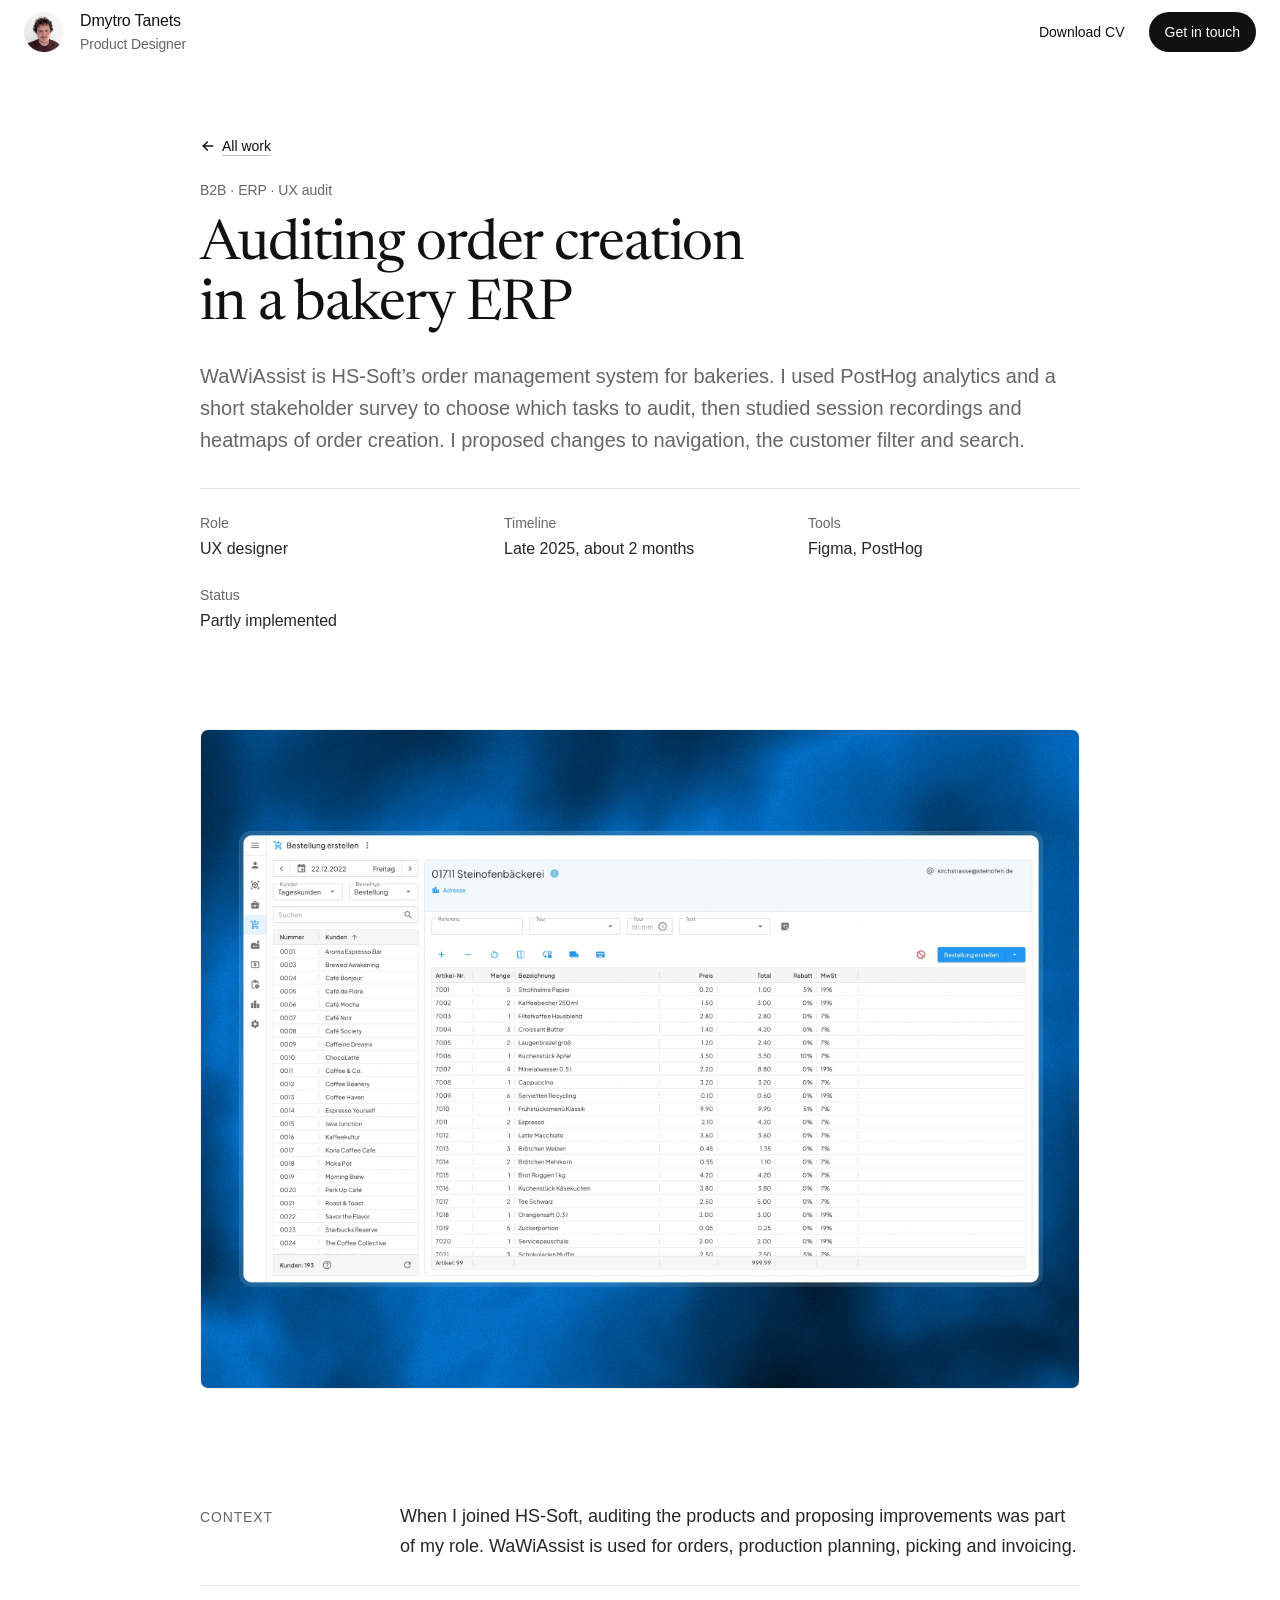
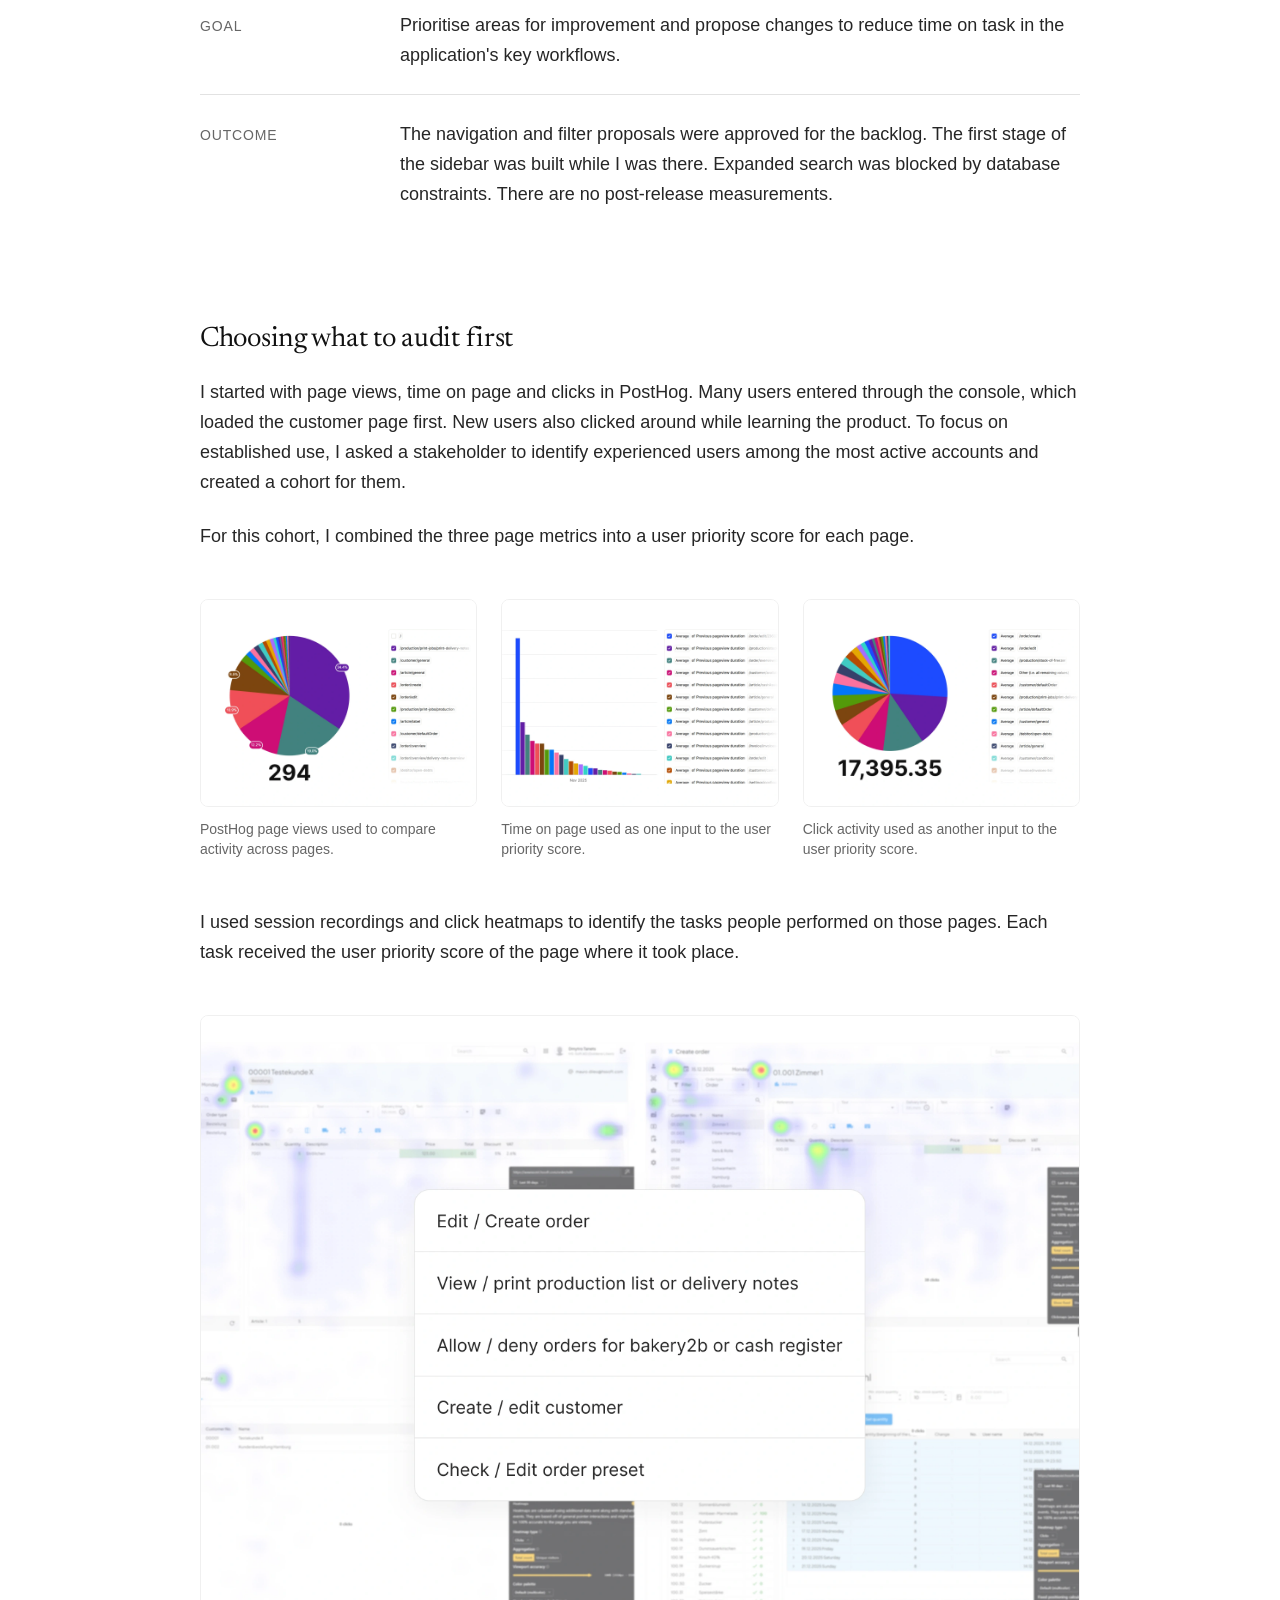
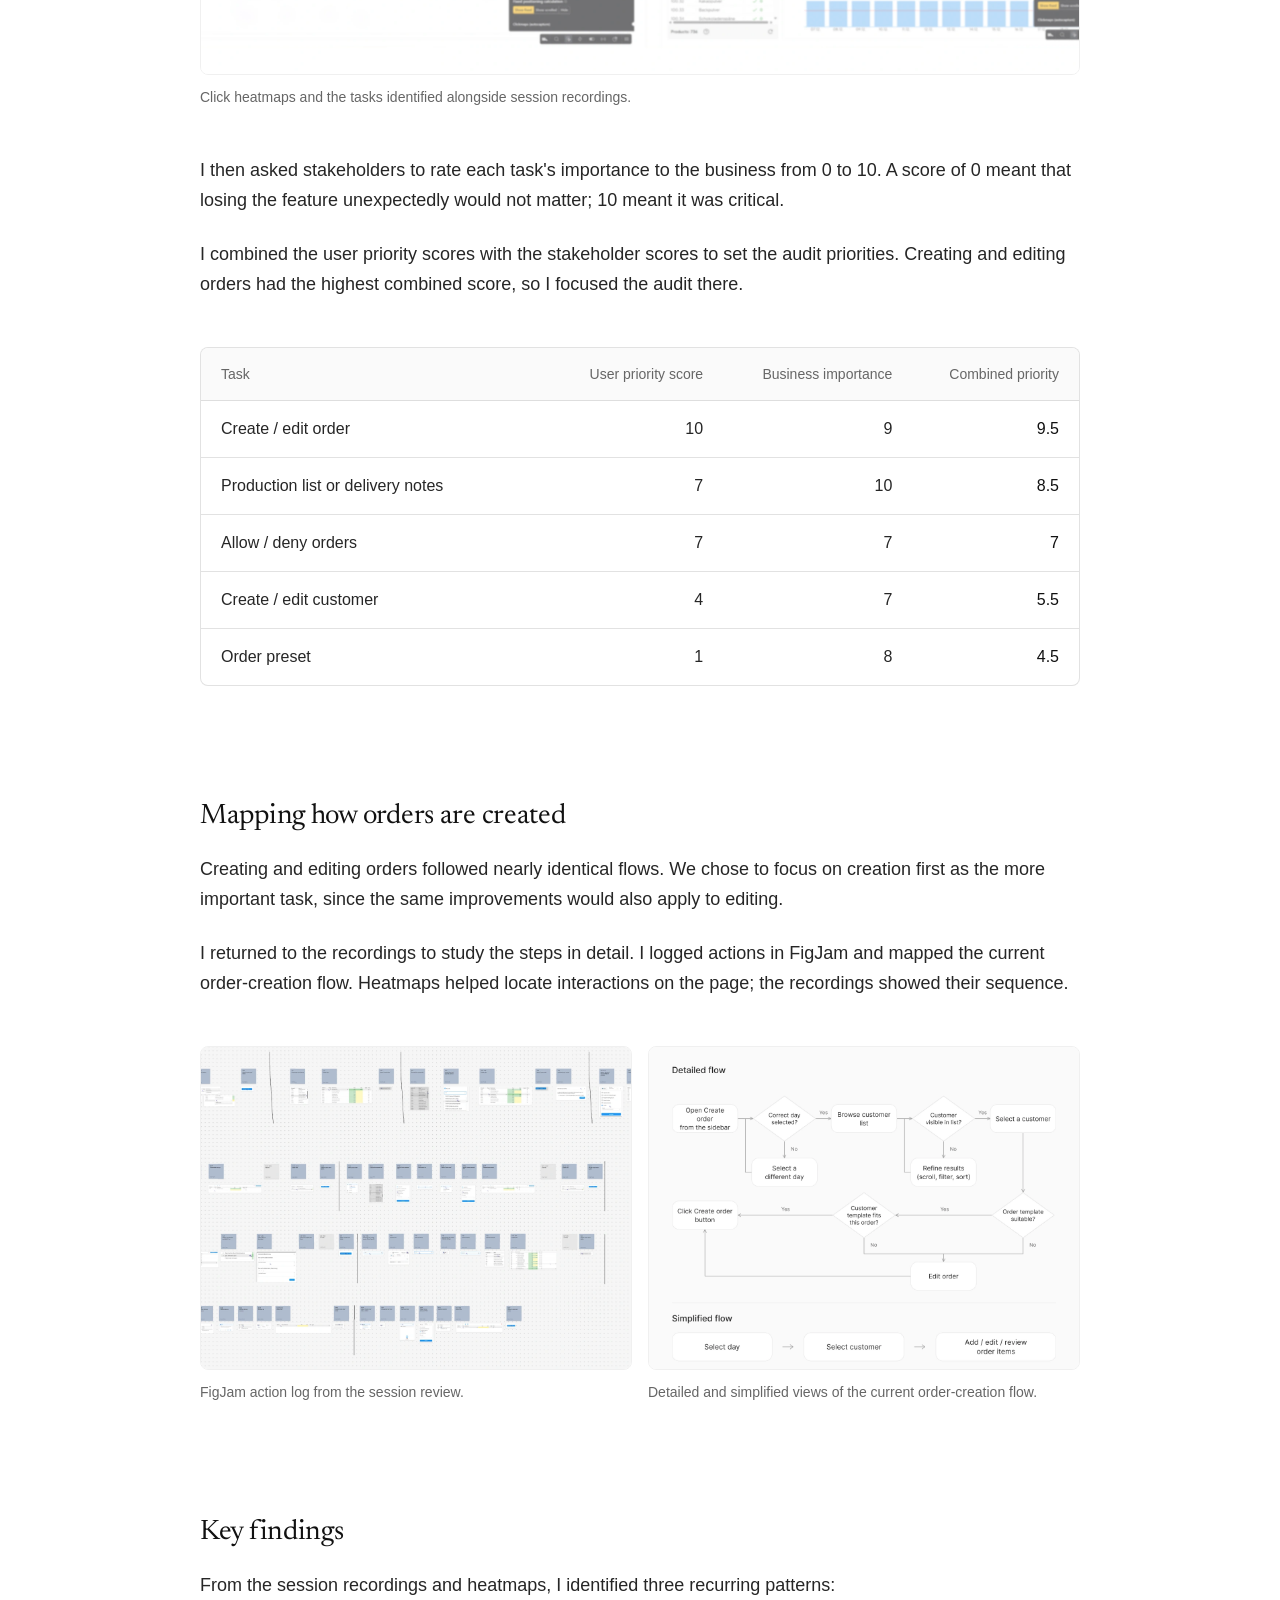
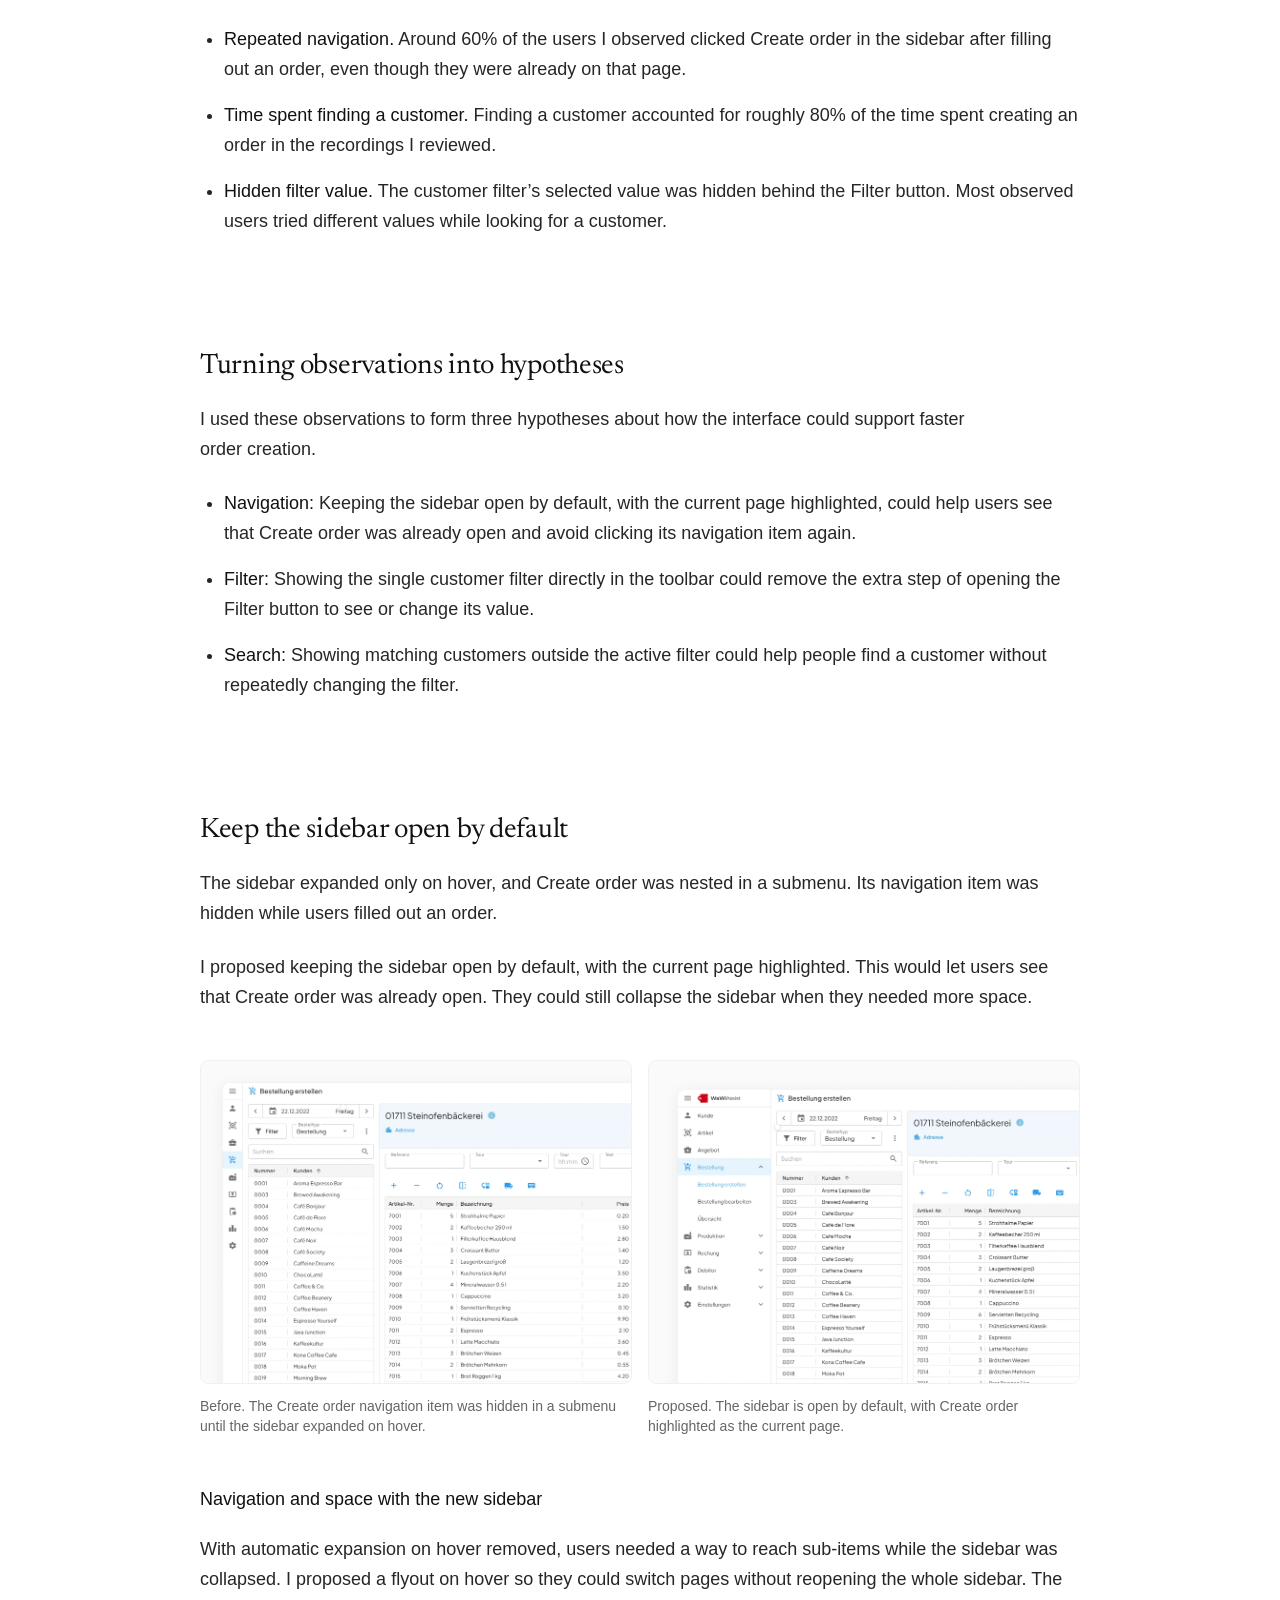
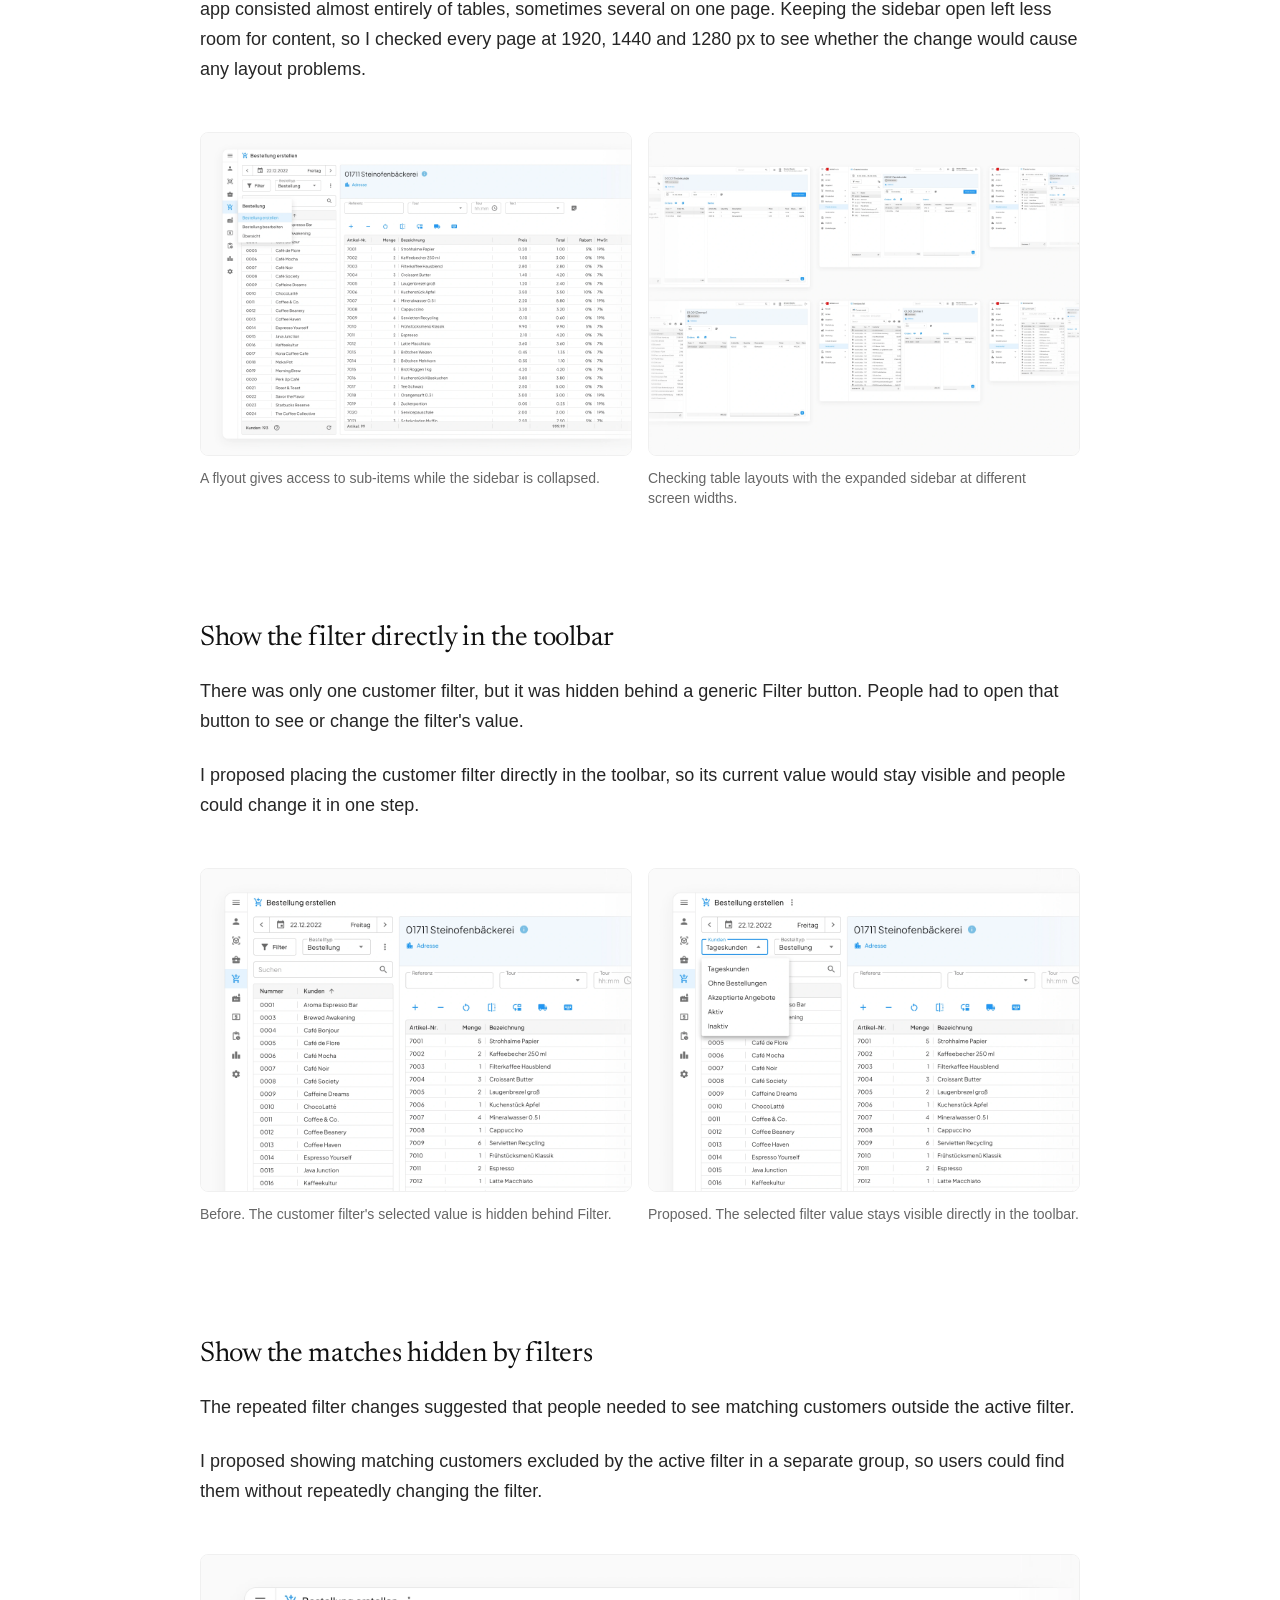
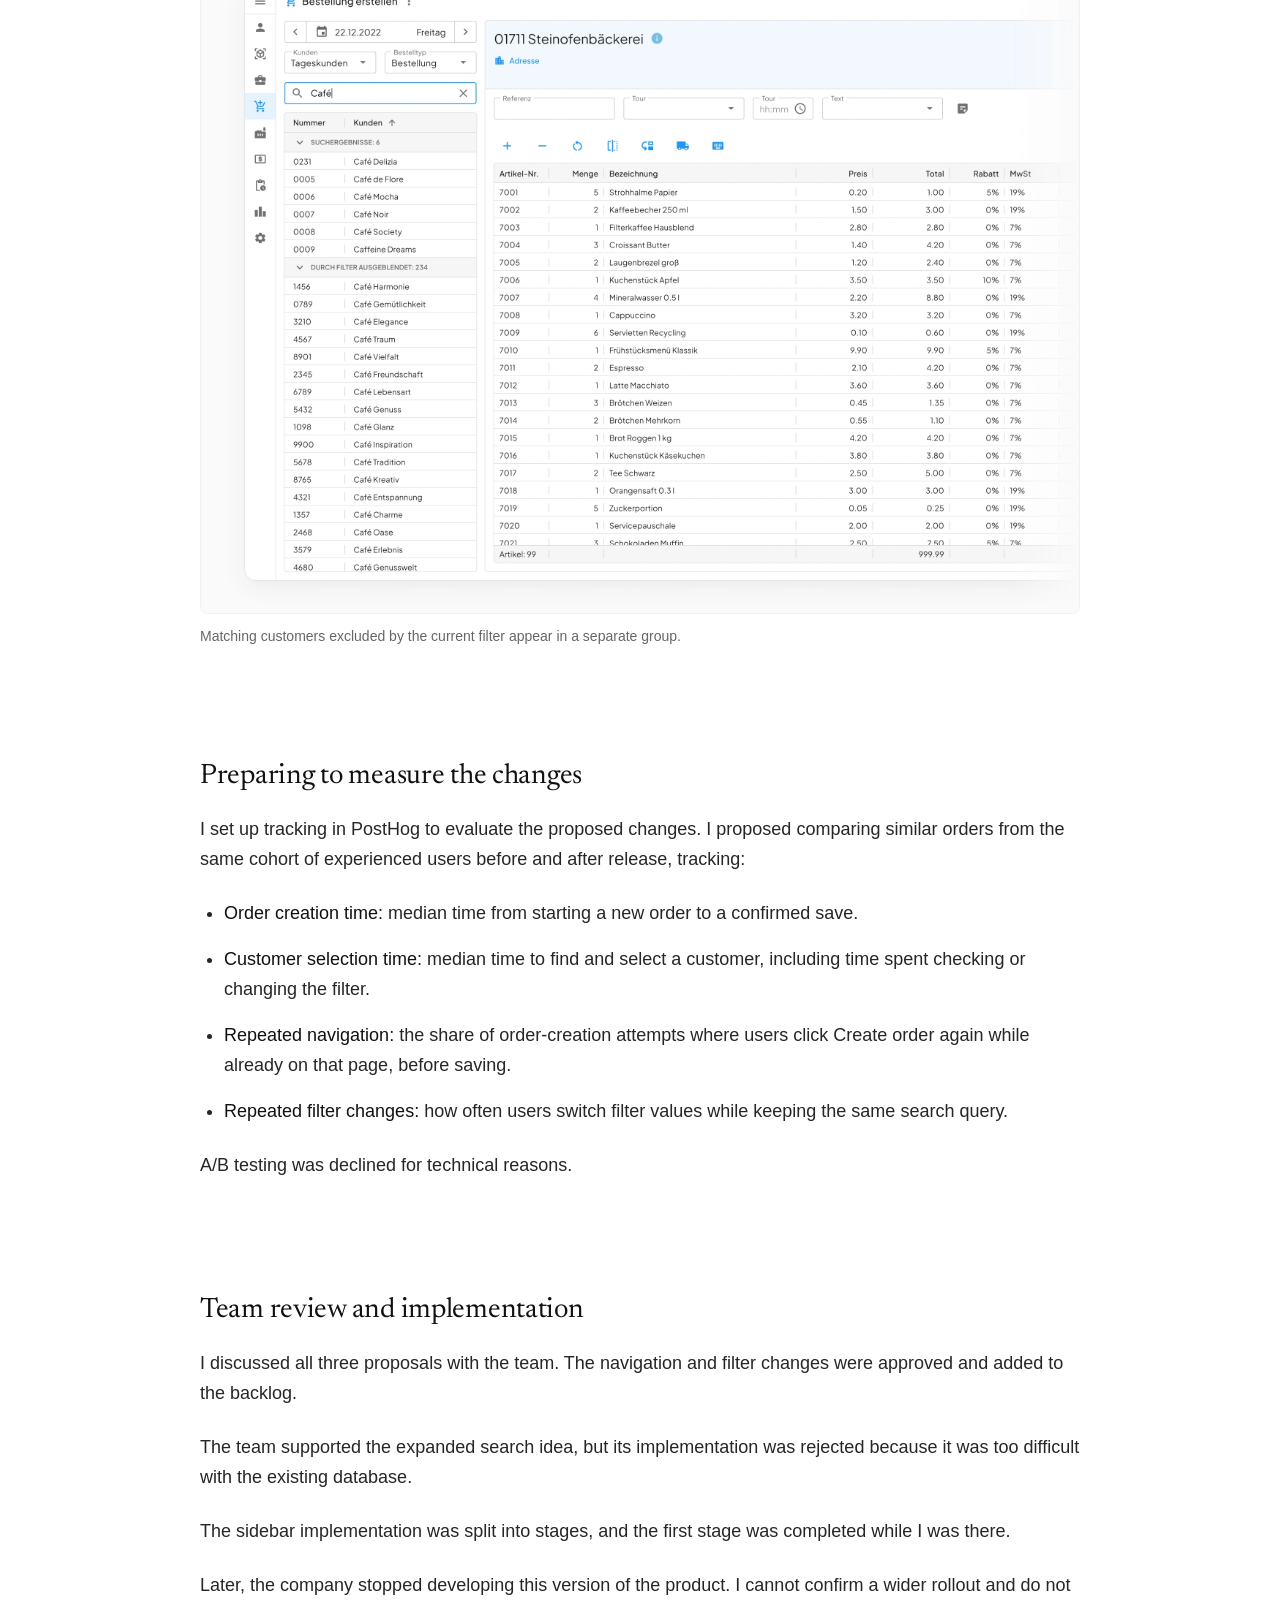
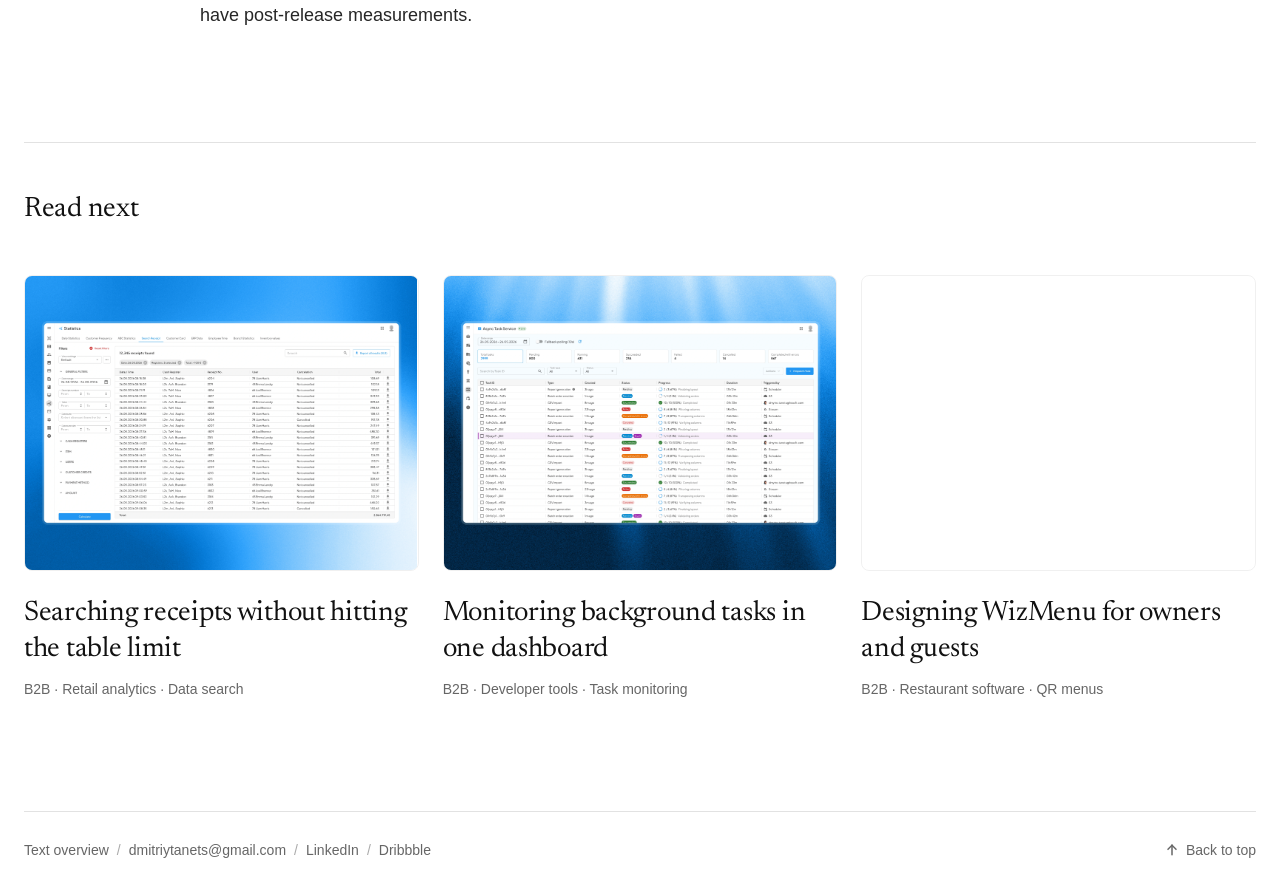
<file: cases/wawi-audit/index.html>
<!DOCTYPE html>
<html lang="en">
<head>
    <meta charset="UTF-8">
    <meta name="viewport" content="width=device-width, initial-scale=1.0">
    <meta name="robots" content="noindex, nofollow">
    <title>Auditing order creation in a bakery ERP · Dmytro Tanets</title>
    <meta name="description" content="WaWiAssist is HS-Soft’s order management system for bakeries. I used PostHog analytics and a short stakeholder survey to choose which tasks to audit, then studied session recordings and heatmaps of order creation. I proposed changes to navigation, the customer filter and search.">
    <link rel="icon" href="../../favicon.ico?v=portrait-20261118" sizes="32x32">
    <link rel="icon" href="../../favicon.svg?v=portrait-20261118" type="image/svg+xml">
    <link rel="apple-touch-icon" href="../../apple-touch-icon.png?v=portrait-20261118">
    <link rel="manifest" href="../../site.webmanifest?v=portrait-20261118">
    <link rel="preconnect" href="https://fonts.googleapis.com">
    <link rel="preconnect" href="https://fonts.gstatic.com" crossorigin>
    <link rel="preconnect" href="https://api.fontshare.com">
    <link rel="preconnect" href="https://cdn.fontshare.com" crossorigin>
    <link href="https://fonts.googleapis.com/css2?family=Newsreader:opsz,wght@6..72,400&display=swap" rel="stylesheet" media="print" onload="this.media='all'">
    <link href="https://api.fontshare.com/v2/css?f[]=switzer@400,500&display=swap" rel="stylesheet" media="print" onload="this.media='all'">
    <link rel="stylesheet" href="case.css">
    <link rel="stylesheet" href="../../assets/css/content-table.css">
    <link rel="stylesheet" href="../../assets/css/work-cards.css">
    <link rel="stylesheet" href="../../assets/css/next-case.css">
    <script src="../../data/cases.js" defer></script>
    <script src="../../assets/js/case-registry.js" defer></script>
    <script src="../../assets/js/analytics.js" defer></script>
    <link rel="alternate" type="text/plain" href="../../llms.txt" title="Portfolio text overview">
</head>
<body>
    <!-- Icons: reusable inline SVG symbols (Tabler geometry, 1.5px stroke).
         Use: <svg class="icon" aria-hidden="true" focusable="false"><use href="#icon-arrow-left"></use></svg>
         Size: .icon is 16px, add .icon-20 for 20px. -->
    <svg class="icon-sprite" aria-hidden="true" focusable="false">
        <symbol id="icon-arrow-left" viewBox="0 0 24 24">
            <g fill="none" stroke="currentColor" stroke-width="1.5" stroke-linecap="round" stroke-linejoin="round">
                <path d="M5 12h14" vector-effect="non-scaling-stroke"/>
                <path d="M5 12l6 6" vector-effect="non-scaling-stroke"/>
                <path d="M5 12l6 -6" vector-effect="non-scaling-stroke"/>
            </g>
        </symbol>
        <symbol id="icon-arrow-right" viewBox="0 0 24 24">
            <g fill="none" stroke="currentColor" stroke-width="1.5" stroke-linecap="round" stroke-linejoin="round">
                <path d="M5 12h14" vector-effect="non-scaling-stroke"/>
                <path d="M19 12l-6 6" vector-effect="non-scaling-stroke"/>
                <path d="M19 12l-6 -6" vector-effect="non-scaling-stroke"/>
            </g>
        </symbol>
        <symbol id="icon-x" viewBox="0 0 24 24">
            <g fill="none" stroke="currentColor" stroke-width="1.5" stroke-linecap="round" stroke-linejoin="round">
                <path d="M18 6L6 18" vector-effect="non-scaling-stroke"/>
                <path d="M6 6l12 12" vector-effect="non-scaling-stroke"/>
            </g>
        </symbol>
        <symbol id="icon-arrow-up" viewBox="0 0 24 24">
            <g fill="none" stroke="currentColor" stroke-width="1.5" stroke-linecap="round" stroke-linejoin="round">
                <path d="M12 5v14" vector-effect="non-scaling-stroke"/>
                <path d="M18 11l-6 -6" vector-effect="non-scaling-stroke"/>
                <path d="M6 11l6 -6" vector-effect="non-scaling-stroke"/>
            </g>
        </symbol>
        <symbol id="icon-chevron-left" viewBox="0 0 24 24">
            <g fill="none" stroke="currentColor" stroke-width="1.5" stroke-linecap="round" stroke-linejoin="round">
                <path d="M15 6l-6 6l6 6" vector-effect="non-scaling-stroke"/>
            </g>
        </symbol>
        <symbol id="icon-chevron-right" viewBox="0 0 24 24">
            <g fill="none" stroke="currentColor" stroke-width="1.5" stroke-linecap="round" stroke-linejoin="round">
                <path d="M9 6l6 6l-6 6" vector-effect="non-scaling-stroke"/>
            </g>
        </symbol>
    </svg>

    <!-- Site header (same structure, content and links as the home page) -->
    <header class="site-header">
        <a class="brand" href="../../" aria-label="Dmytro Tanets, home">
            <img src="../../images/avatar.png" width="40" height="40" alt="">
            <span class="brand-text">
                <span class="brand-name">Dmytro Tanets</span>
                <span class="brand-role">Product Designer</span>
            </span>
        </a>
        <nav class="links">
            <a class="nav-link" href="../../Dmytro-Tanets-CV.pdf" download>
                <span class="label-long">Download CV</span><span class="label-short">CV</span>
            </a>
            <a class="button" href="mailto:dmitriytanets@gmail.com">Get in touch</a>
        </nav>
    </header>

    <main class="page">
<header class="block case-header">
<a class="back" href="../../" data-work-link><svg class="icon" aria-hidden="true" focusable="false"><use href="#icon-arrow-left"></use></svg><span>All work</span></a>
<p class="label">B2B · ERP · UX audit</p>
<h1>Auditing order creation in a bakery ERP</h1>
<p class="lede">WaWiAssist is HS-Soft’s order management system for bakeries. I used PostHog analytics and a short stakeholder survey to choose which tasks to audit, then studied session recordings and heatmaps of order creation. I proposed changes to navigation, the customer filter and search.</p>
<dl class="meta">
<div><dt>Role</dt><dd>UX designer</dd></div>
<div><dt>Timeline</dt><dd>Late 2025, about 2 months</dd></div>
<div><dt>Tools</dt><dd>Figma, PostHog</dd></div>
<div><dt>Status</dt><dd>Partly implemented</dd></div>
</dl>
</header>

<figure class="figure hero" data-slot="hero"><div class="media"><img src="images/thumbnail.webp?v=thumb-ea1454817962" alt="The WaWiAssist order creation screen with a customer list, order details and an item table." width="2400" height="1800" decoding="async" fetchpriority="high"></div></figure>

<section class="block summary" aria-label="Context, goal and outcome">
<div class="row"><p class="label">Context</p><p>When I joined HS-Soft, auditing the products and proposing improvements was part of my role. WaWiAssist is used for orders, production planning, picking and invoicing.</p></div>
<div class="row"><p class="label">Goal</p><p>Prioritise areas for improvement and propose changes to reduce time on task in the application's key workflows.</p></div>
<div class="row"><p class="label">Outcome</p><p>The navigation and filter proposals were approved for the backlog. The first stage of the sidebar was built while I was there. Expanded search was blocked by database constraints. There are no post-release measurements.</p></div>
</section>

<section class="block">
<h2>Choosing what to audit first</h2>
<p>I started with page views, time on page and clicks in PostHog. Many users entered through the console, which loaded the customer page first. New users also clicked around while learning the product. To focus on established use, I asked a stakeholder to identify experienced users among the most active accounts and created a cohort for them.</p>
<p>For this cohort, I combined the three page metrics into a user priority score for each page.</p>
<div class="figures analytics-grid">
<figure class="figure" data-slot="analytics-pageviews"><div class="media"><img src="images/analytics-pageviews.webp" alt="PostHog page views shown as a pie chart with a page-path legend." width="1280" height="960" decoding="async" loading="lazy"></div><figcaption>PostHog page views used to compare activity across pages.</figcaption></figure>
<figure class="figure" data-slot="analytics-page-duration"><div class="media"><img src="images/analytics-page-duration.webp" alt="PostHog bar chart comparing average previous pageview duration across pages in November 2025." width="1280" height="960" decoding="async" loading="lazy"></div><figcaption>Time on page used as one input to the user priority score.</figcaption></figure>
<figure class="figure" data-slot="analytics-clicks"><div class="media"><img src="images/analytics-clicks.webp" alt="PostHog click activity shown as a pie chart with a page-path legend." width="1280" height="960" decoding="async" loading="lazy"></div><figcaption>Click activity used as another input to the user priority score.</figcaption></figure>
</div>
<p>I used session recordings and click heatmaps to identify the tasks people performed on those pages. Each task received the user priority score of the page where it took place.</p>
<div class="figures">
<figure class="figure" data-slot="analytics-task-heatmap"><div class="media"><img src="images/analytics-task-heatmap.webp" alt="Four WaWi click heatmaps with identified tasks: creating or editing orders, viewing or printing production lists or delivery notes, allowing or denying orders, creating or editing customers, and checking or editing order presets." width="2400" height="1800" decoding="async" loading="lazy"></div><figcaption>Click heatmaps and the tasks identified alongside session recordings.</figcaption></figure>
</div>
<p>I then asked stakeholders to rate each task's importance to the business from 0 to 10. A score of 0 meant that losing the feature unexpectedly would not matter; 10 meant it was critical.</p>
<p>I combined the user priority scores with the stakeholder scores to set the audit priorities. Creating and editing orders had the highest combined score, so I focused the audit there.</p>
<div class="content-table-wrap" role="region" aria-label="Audit task priorities" tabindex="0">
<table class="content-table content-table--priorities" aria-label="Audit task priorities">
<thead>
<tr><th scope="col">Task</th><th scope="col">User priority score</th><th scope="col">Business importance</th><th scope="col">Combined priority</th></tr>
</thead>
<tbody>
<tr><th scope="row">Create / edit order</th><td>10</td><td>9</td><td>9.5</td></tr>
<tr><th scope="row">Production list or delivery notes</th><td>7</td><td>10</td><td>8.5</td></tr>
<tr><th scope="row">Allow / deny orders</th><td>7</td><td>7</td><td>7</td></tr>
<tr><th scope="row">Create / edit customer</th><td>4</td><td>7</td><td>5.5</td></tr>
<tr><th scope="row">Order preset</th><td>1</td><td>8</td><td>4.5</td></tr>
</tbody>
</table>
</div>
</section>

<section class="block">
<h2>Mapping how orders are created</h2>
<p>Creating and editing orders followed nearly identical flows. We chose to focus on creation first as the more important task, since the same improvements would also apply to editing.</p>
<p>I returned to the recordings to study the steps in detail. I logged actions in FigJam and mapped the current order-creation flow. Heatmaps helped locate interactions on the page; the recordings showed their sequence.</p>
<div class="figures grid-2">
<figure class="figure" data-slot="recordings-review"><div class="media"><img src="images/recordings-review.webp" alt="A FigJam action log with notes and interface screenshots arranged in sequences from the session review." width="1280" height="960" decoding="async" loading="lazy"></div><figcaption>FigJam action log from the session review.</figcaption></figure>
<figure class="figure" data-slot="order-creation-flow"><div class="media"><img src="images/order-creation-flow.webp" alt="Detailed order creation flow with checks for the selected day, customer visibility and order templates, followed by a simplified flow: select day, select customer, and add, edit or review order items." width="1280" height="960" decoding="async" loading="lazy"></div><figcaption>Detailed and simplified views of the current order-creation flow.</figcaption></figure>
</div>
</section>

<section class="block">
<h2>Key findings</h2>
<p>From the session recordings and heatmaps, I identified three recurring patterns:</p>
<ul class="findings">
<li><strong>Repeated navigation.</strong> Around 60% of the users I observed clicked Create order in the sidebar after filling out an order, even though they were already on that page.</li>
<li><strong>Time spent finding a customer.</strong> Finding a customer accounted for roughly 80% of the time spent creating an order in the recordings I reviewed.</li>
<li><strong>Hidden filter value.</strong> The customer filter’s selected value was hidden behind the Filter button. Most observed users tried different values while looking for a customer.</li>
</ul>
</section>

<section class="block">
<h2>Turning observations into hypotheses</h2>
<p>I used these observations to form three hypotheses about how the interface could support faster order creation.</p>
<ul class="hypotheses">
<li><strong>Navigation:</strong> Keeping the sidebar open by default, with the current page highlighted, could help users see that Create order was already open and avoid clicking its navigation item again.</li>
<li><strong>Filter:</strong> Showing the single customer filter directly in the toolbar could remove the extra step of opening the Filter button to see or change its value.</li>
<li><strong>Search:</strong> Showing matching customers outside the active filter could help people find a customer without repeatedly changing the filter.</li>
</ul>
</section>

<section class="block">
<h2>Keep the sidebar open by default</h2>
<p>The sidebar expanded only on hover, and Create order was nested in a submenu. Its navigation item was hidden while users filled out an order.</p>
<p>I proposed keeping the sidebar open by default, with the current page highlighted. This would let users see that Create order was already open. They could still collapse the sidebar when they needed more space.</p>
<div class="figures">
<div class="pair"><figure class="figure" data-slot="navigation-before"><div class="media"><img src="sidebar/video/sidebar-before-poster.webp" alt="The old sidebar expands over the order page on hover, revealing the nested Create order navigation item, then collapses again." width="1800" height="1350" decoding="async" loading="lazy"></div><figcaption>Before. The Create order navigation item was hidden in a submenu until the sidebar expanded on hover.</figcaption></figure><figure class="figure" data-slot="navigation-proposed"><div class="media"><img src="sidebar/video/sidebar-after-poster.webp" alt="The proposed sidebar starts open with Create order highlighted, collapses to an icon rail, and shows submenus on hover." width="1800" height="1350" decoding="async" loading="lazy"></div><figcaption>Proposed. The sidebar is open by default, with Create order highlighted as the current page.</figcaption></figure></div>
</div>

<section class="subsection" aria-labelledby="sidebar-details-title">
<h3 id="sidebar-details-title">Navigation and space with the new sidebar</h3>
<p>With automatic expansion on hover removed, users needed a way to reach sub-items while the sidebar was collapsed. I proposed a flyout on hover so they could switch pages without reopening the whole sidebar. The app consisted almost entirely of tables, sometimes several on one page. Keeping the sidebar open left less room for content, so I checked every page at 1920, 1440 and 1280 px to see whether the change would cause any layout problems.</p>
<div class="figures grid-2">
<figure class="figure" data-slot="sidebar-flyout"><div class="media"><img src="images/sidebar-flyout.webp" alt="An order submenu opens beside the collapsed sidebar on the order creation screen." width="2400" height="1800" decoding="async" loading="lazy"></div><figcaption>A flyout gives access to sub-items while the sidebar is collapsed.</figcaption></figure>
<figure class="figure" data-slot="sidebar-layout-1280"><div class="media"><img src="images/sidebar-layout-1280.webp" alt="Create invoice and invoice list screens with the expanded sidebar, arranged at different widths." width="2400" height="1800" decoding="async" loading="lazy"></div><figcaption>Checking table layouts with the expanded sidebar at different screen widths.</figcaption></figure>
</div>
</section>
</section>

<section class="block">
<h2>Show the filter directly in the toolbar</h2>
<p>There was only one customer filter, but it was hidden behind a generic Filter button. People had to open that button to see or change the filter's value.</p>
<p>I proposed placing the customer filter directly in the toolbar, so its current value would stay visible and people could change it in one step.</p>
<div class="figures">
<div class="pair"><figure class="figure" data-slot="filter-before"><div class="media"><img src="images/filter-before.webp" alt="The order toolbar has a search field, a generic Filter button and a three dot menu." width="2400" height="1800" decoding="async" loading="lazy"></div><figcaption>Before. The customer filter&#39;s selected value is hidden behind Filter.</figcaption></figure><figure class="figure" data-slot="filter-proposed"><div class="media"><img src="images/filter-proposed.webp" alt="The customer filter dropdown is open above the search field, with the selected value visible." width="2400" height="1800" decoding="async" loading="lazy"></div><figcaption>Proposed. The selected filter value stays visible directly in the toolbar.</figcaption></figure></div>
</div>
</section>

<section class="block">
<h2>Show the matches hidden by filters</h2>
<p>The repeated filter changes suggested that people needed to see matching customers outside the active filter.</p>
<p>I proposed showing matching customers excluded by the active filter in a separate group, so users could find them without repeatedly changing the filter.</p>
<div class="figures">
<figure class="figure" data-slot="search-hidden-matches"><div class="media"><img src="images/search-hidden-matches.webp" alt="Customer search results are split into visible matches and matches hidden by the current filter." width="2400" height="1800" decoding="async" loading="lazy"></div><figcaption>Matching customers excluded by the current filter appear in a separate group.</figcaption></figure>
</div>
</section>

<section class="block">
<h2>Preparing to measure the changes</h2>
<p>I set up tracking in PostHog to evaluate the proposed changes. I proposed comparing similar orders from the same cohort of experienced users before and after release, tracking:</p>
<ul class="metrics">
<li><strong>Order creation time:</strong> median time from starting a new order to a confirmed save.</li>
<li><strong>Customer selection time:</strong> median time to find and select a customer, including time spent checking or changing the filter.</li>
<li><strong>Repeated navigation:</strong> the share of order-creation attempts where users click Create order again while already on that page, before saving.</li>
<li><strong>Repeated filter changes:</strong> how often users switch filter values while keeping the same search query.</li>
</ul>
<p>A/B testing was declined for technical reasons.</p>
</section>

<section class="block">
<h2>Team review and implementation</h2>
<p>I discussed all three proposals with the team. The navigation and filter changes were approved and added to the backlog.</p>
<p>The team supported the expanded search idea, but its implementation was rejected because it was too difficult with the existing database.</p>
<p>The sidebar implementation was split into stages, and the first stage was completed while I was there.</p>
<p>Later, the company stopped developing this version of the product. I cannot confirm a wider rollout and do not have post-release measurements.</p>
</section>
    </main>
    <nav class="read-next" data-read-next="wawi-audit" aria-labelledby="read-next-title"><h2 class="read-next-title" id="read-next-title">Read next</h2><div class="case-grid"><a class="work-card work-card--small" data-slug="receipt-search" data-side="right" href="../../cases/receipt-search/"><span class="work-card-media"><img src="../../cases/receipt-search/images/hero.webp" alt="" width="2400" height="1800" loading="lazy" decoding="async"></span><div class="work-card-body"><h3 class="work-card-title"><span class="work-card-title-text">Searching receipts without hitting the table limit</span></h3><p class="work-card-tags">B2B · Retail analytics · Data search</p></div></a><a class="work-card work-card--small" data-slug="async-task-service" data-side="right" href="../../cases/async-task-service/"><span class="work-card-media"><img src="../../cases/async-task-service/images/hero.webp?v=thumb-968b81026c77" alt="" width="2400" height="1800" loading="lazy" decoding="async"></span><div class="work-card-body"><h3 class="work-card-title"><span class="work-card-title-text">Monitoring background tasks in one dashboard</span></h3><p class="work-card-tags">B2B · Developer tools · Task monitoring</p></div></a><a class="work-card work-card--small" data-slug="wizmenu" data-side="right" href="../../cases/wizmenu/"><span class="work-card-media"><img src="../../cases/wizmenu/images/hero.webp" alt="" width="2400" height="1800" loading="lazy" decoding="async"></span><div class="work-card-body"><h3 class="work-card-title"><span class="work-card-title-text">Designing WizMenu for owners and guests</span></h3><p class="work-card-tags">B2B · Restaurant software · QR menus</p></div></a></div></nav>

    <!-- Site footer (same content and links as the home page) -->
    <footer class="site-footer">
        <div class="footer-links">
            <a href="../../llms.txt">Text overview</a>
            <span class="footer-separator" aria-hidden="true">/</span>
            <a href="mailto:dmitriytanets@gmail.com">dmitriytanets@gmail.com</a>
            <span class="footer-separator" aria-hidden="true">/</span>
            <a href="https://www.linkedin.com/in/dmitriytanets/" target="_blank" rel="noopener noreferrer">LinkedIn</a>
            <span class="footer-separator" aria-hidden="true">/</span>
            <a href="https://dribbble.com/dmitriyt95" target="_blank" rel="noopener noreferrer">Dribbble</a>
        </div>
        <a class="back-to-top" href="#"><svg class="icon" aria-hidden="true" focusable="false"><use href="#icon-arrow-up"></use></svg><span>Back to top</span></a>
    </footer>

    <script src="case.js"></script>
</body>
</html>
</file>
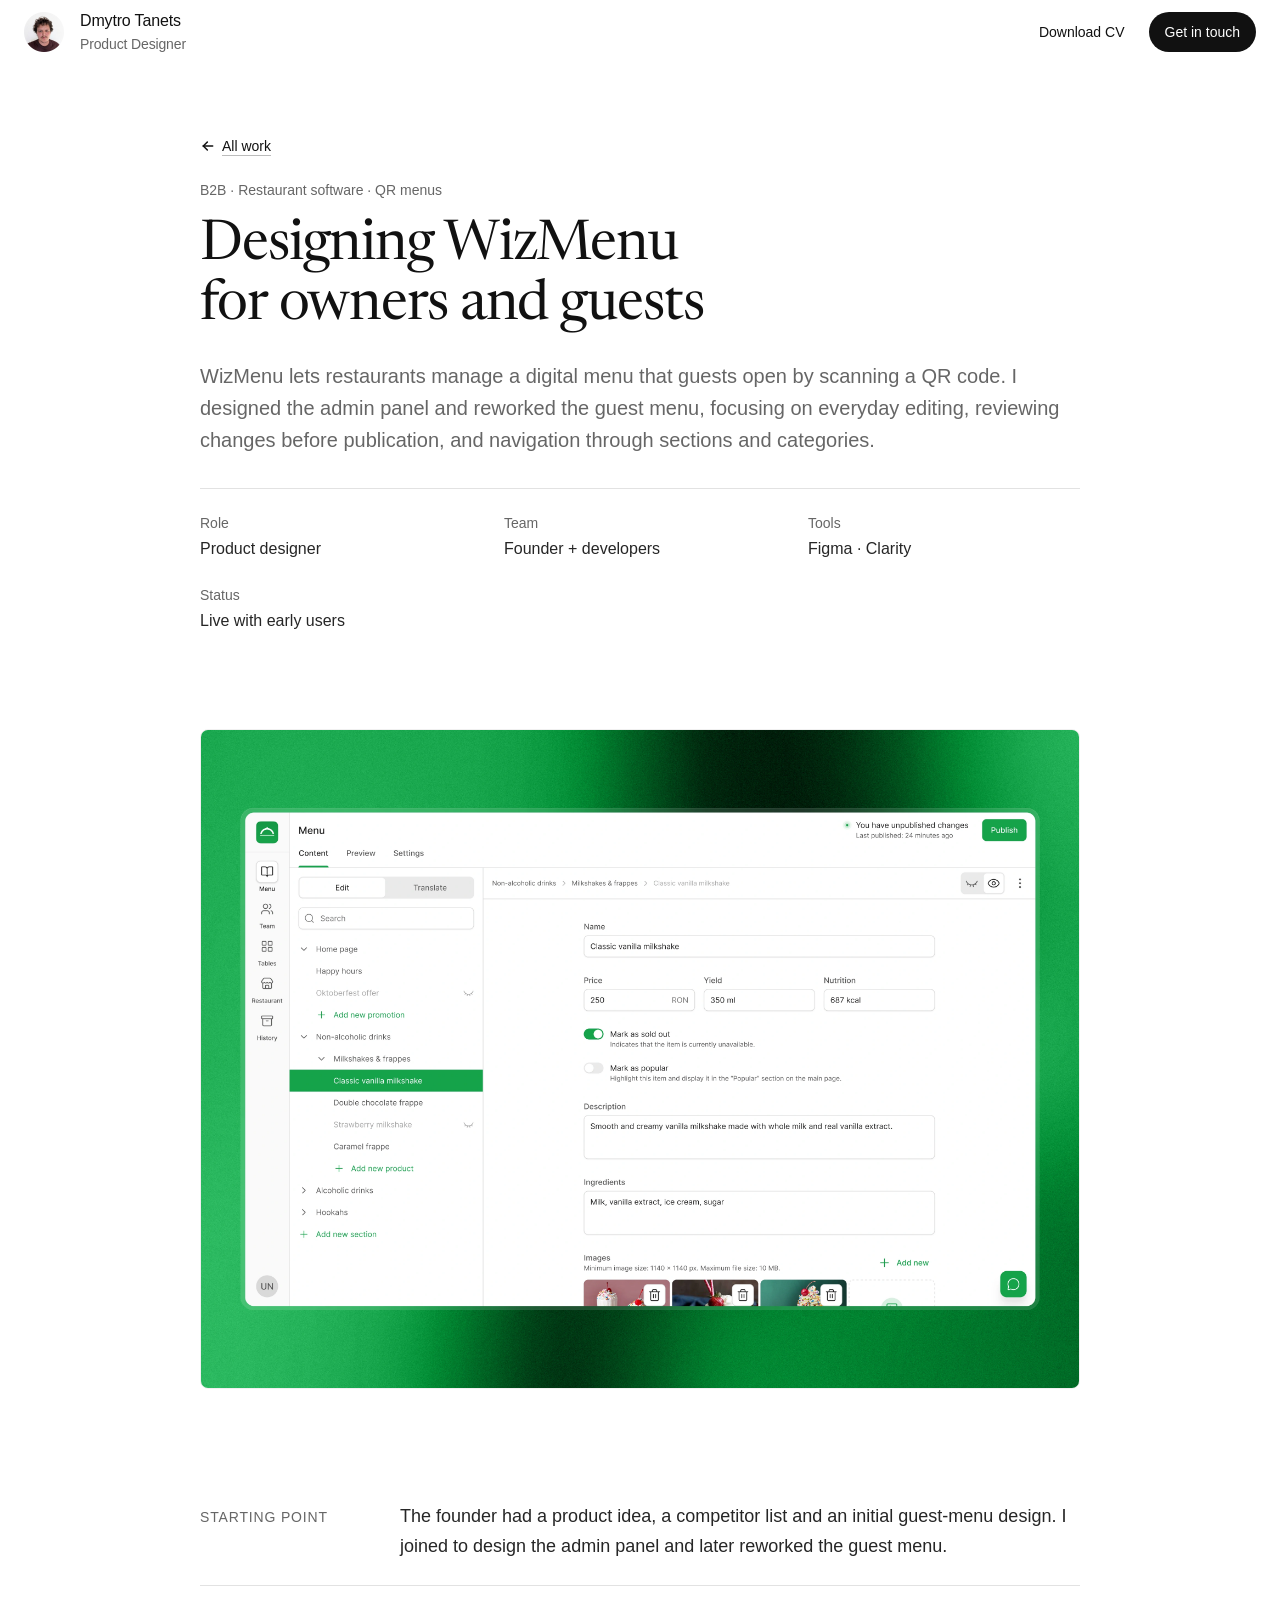
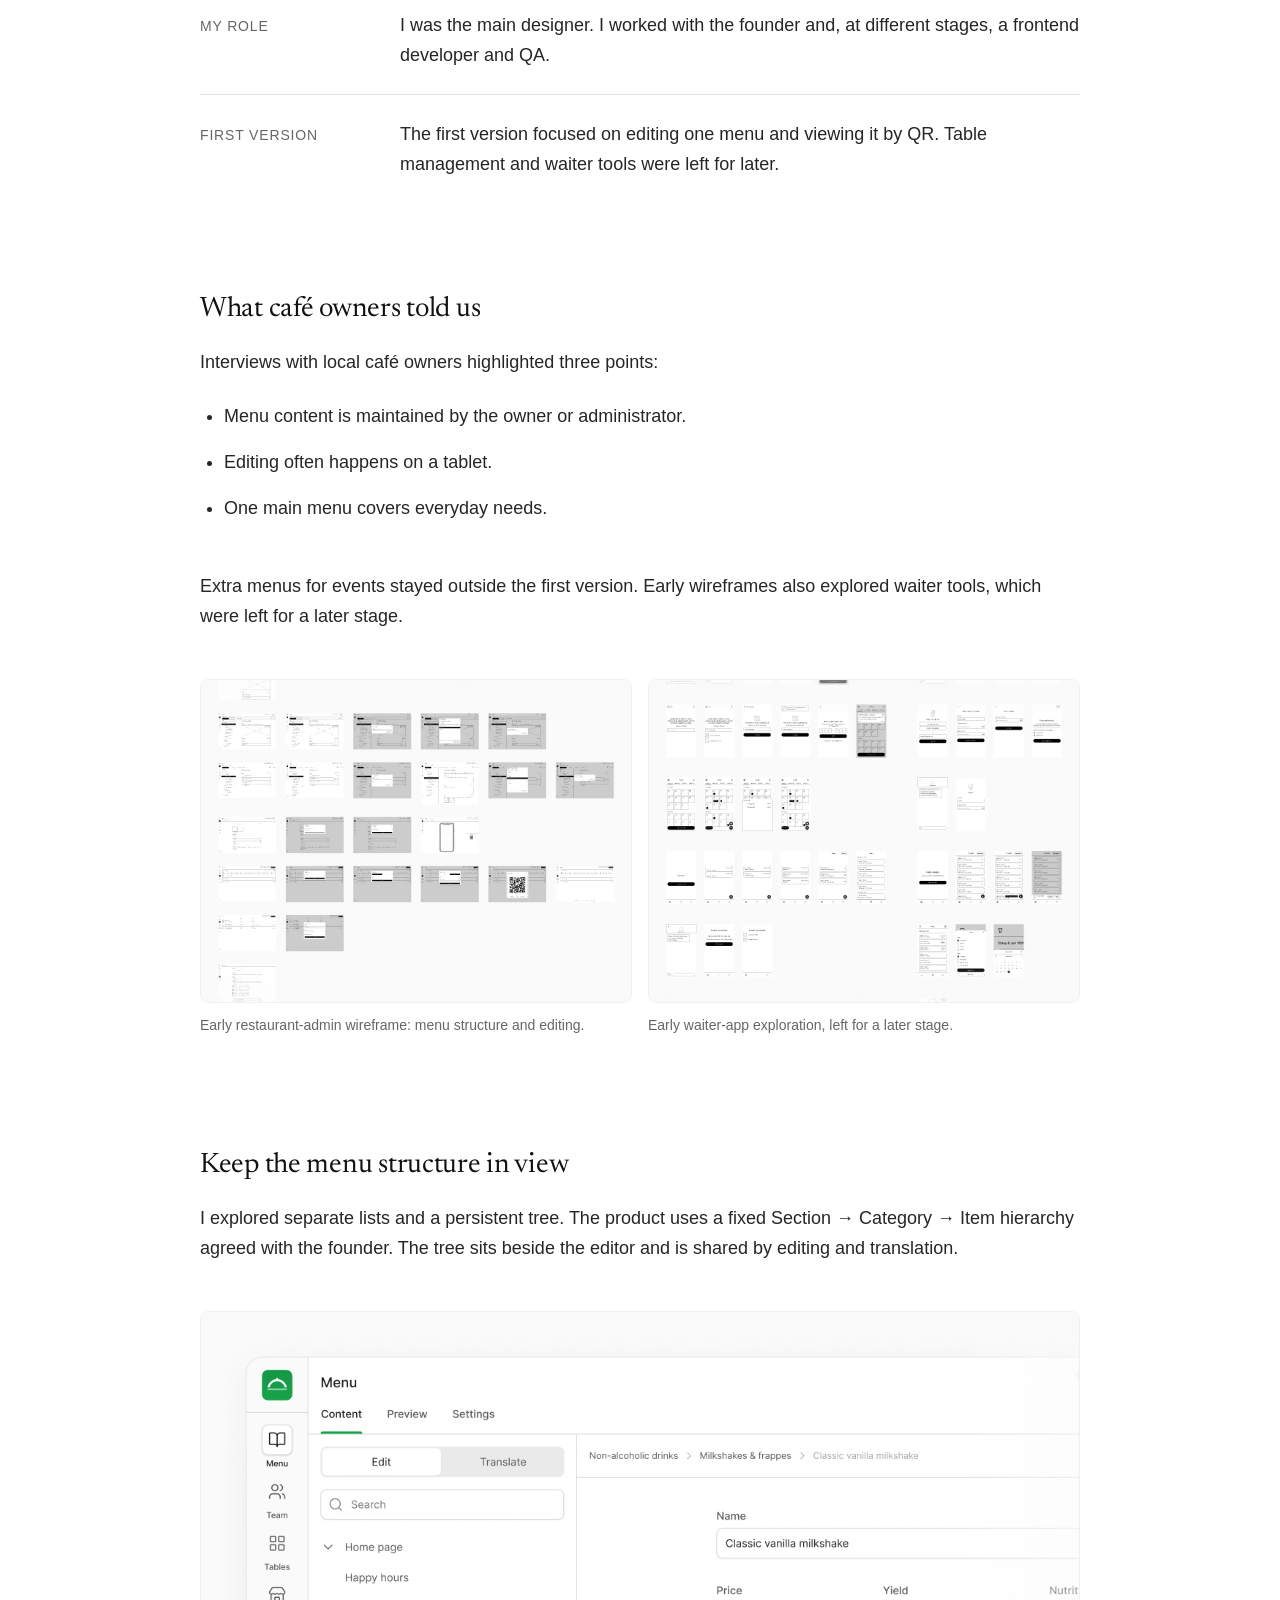
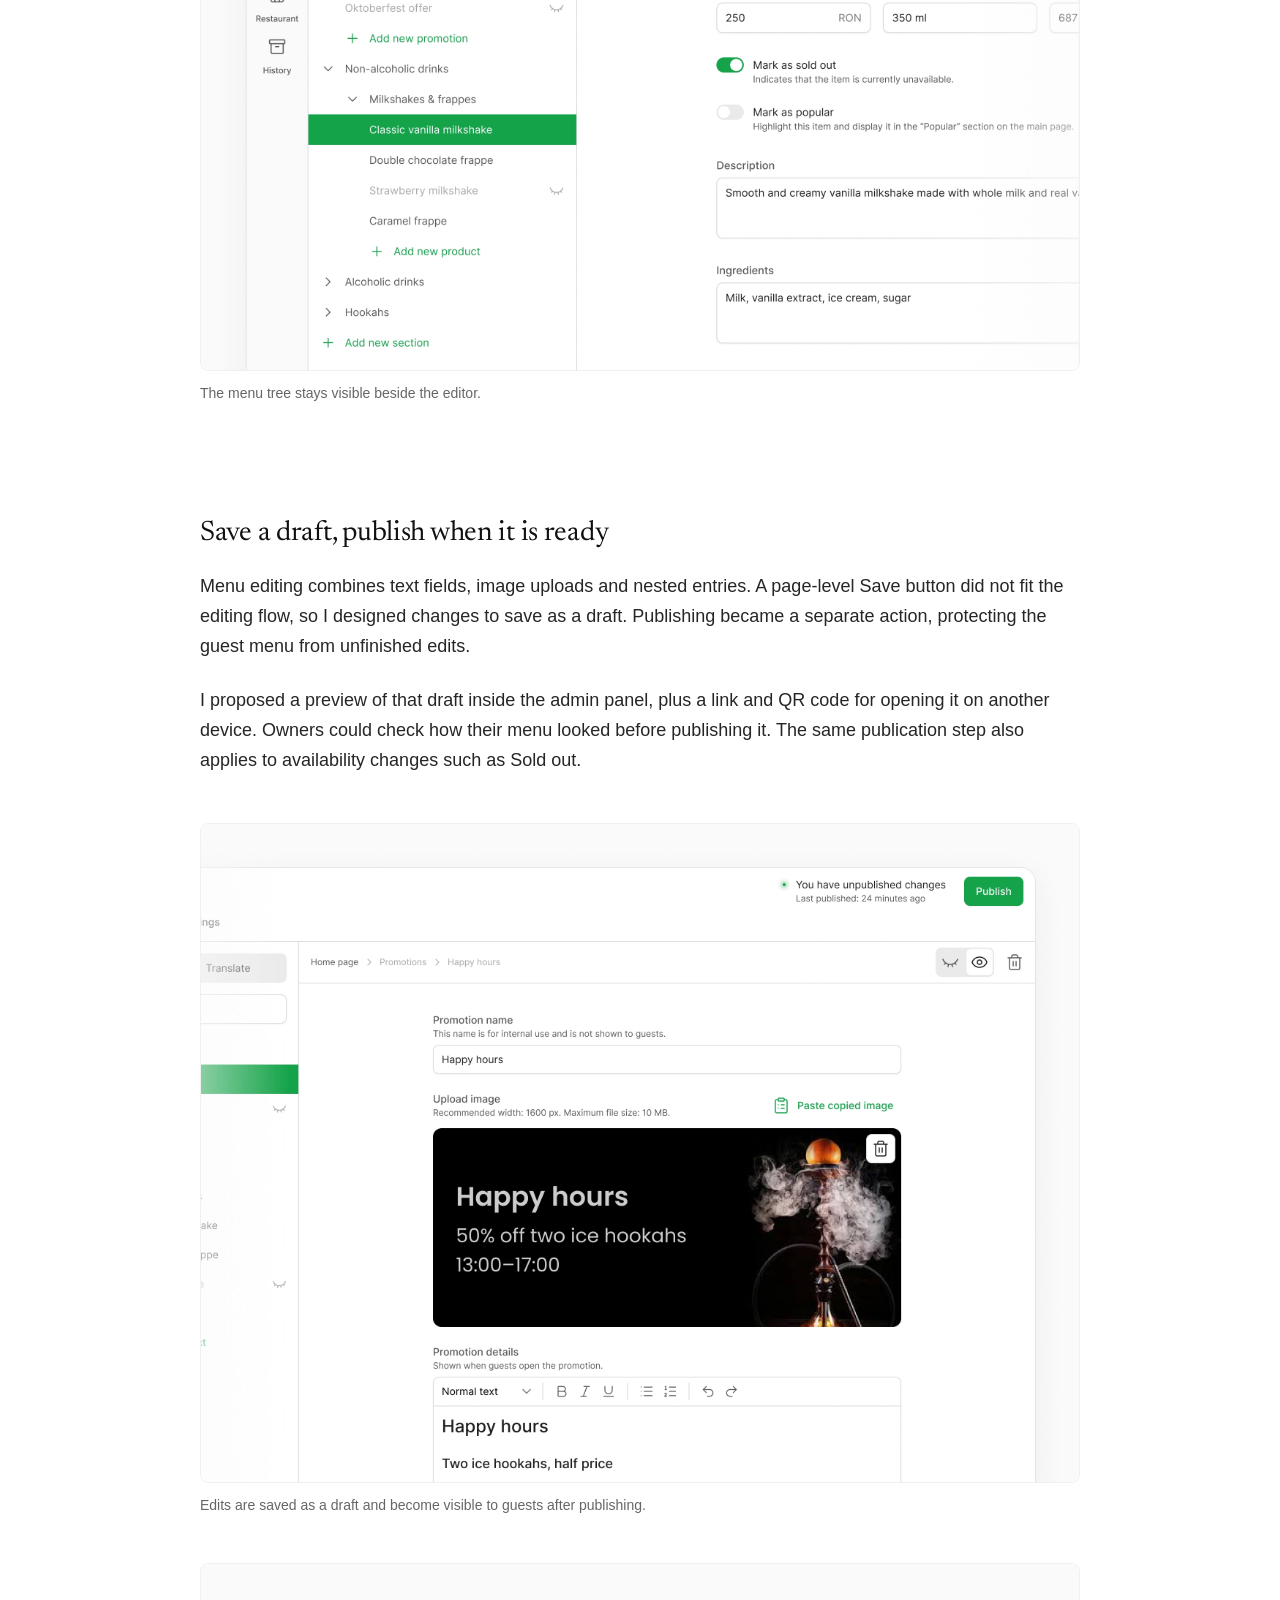
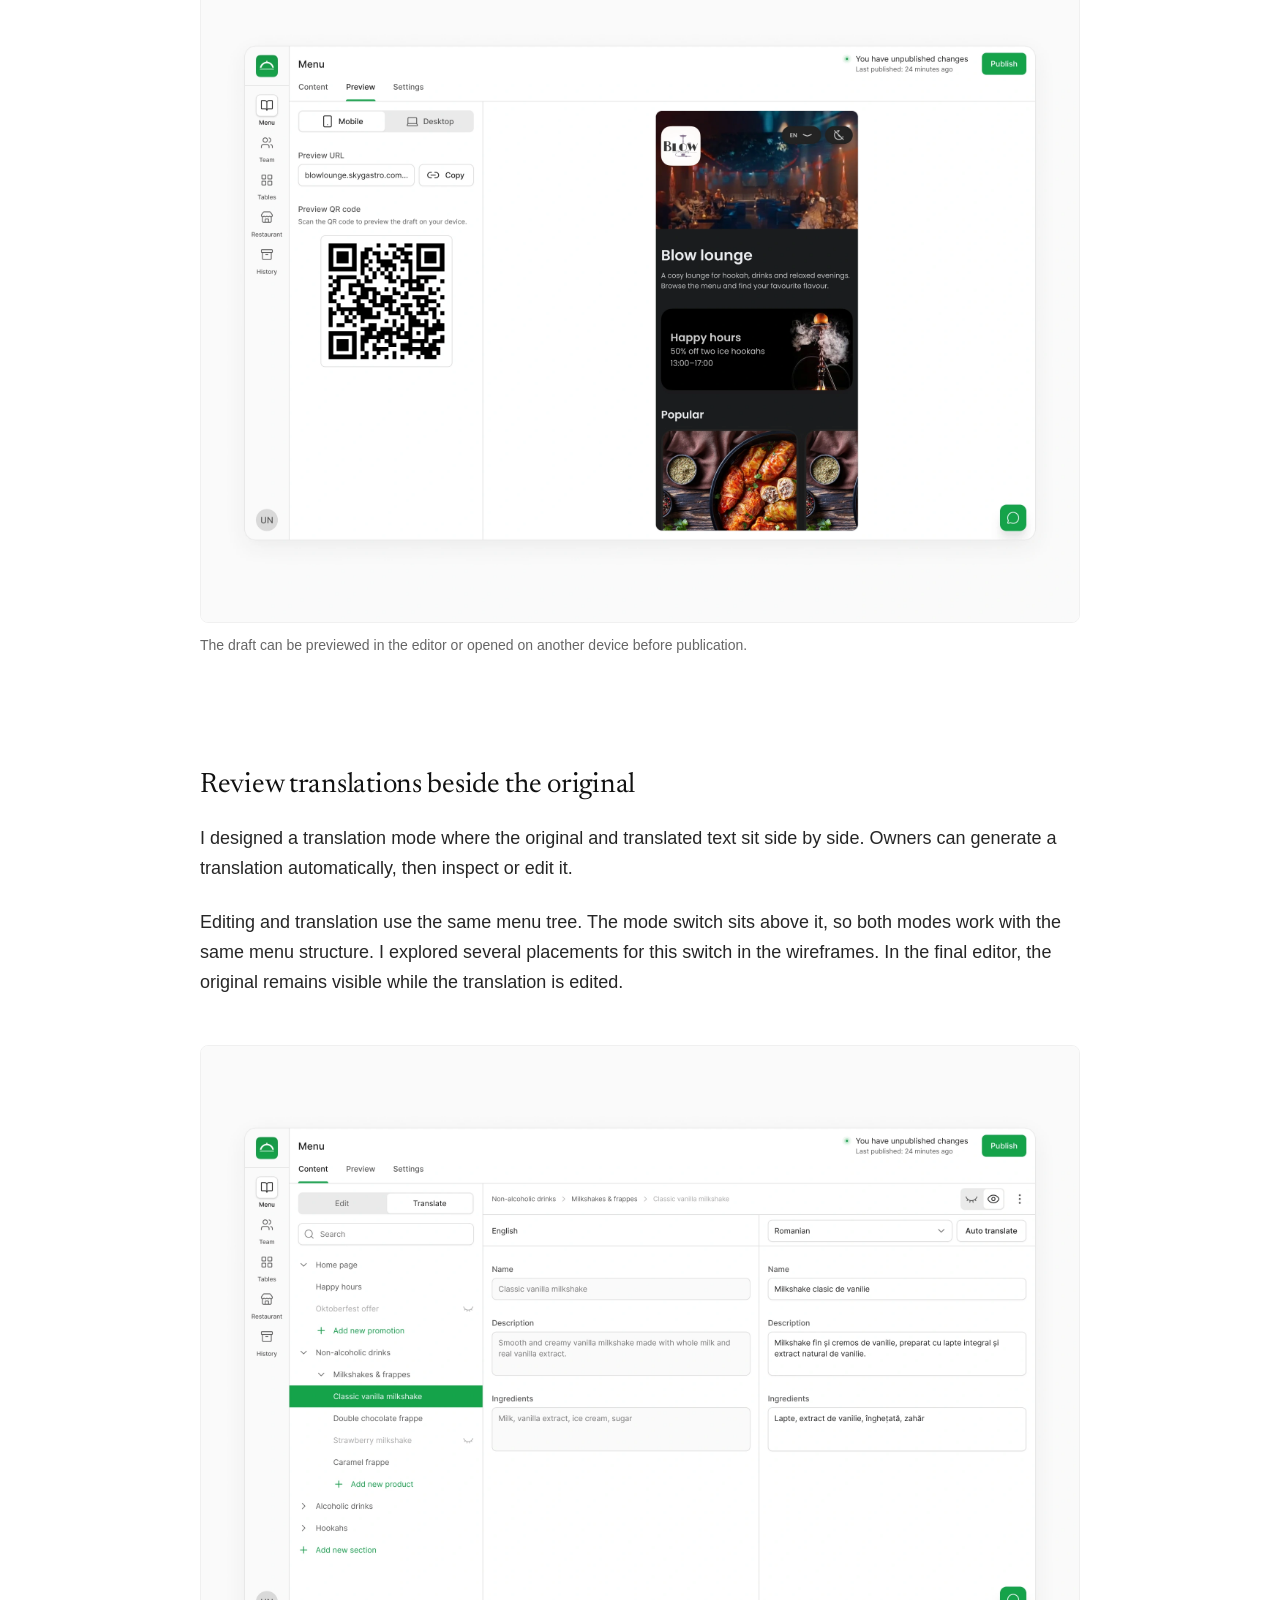
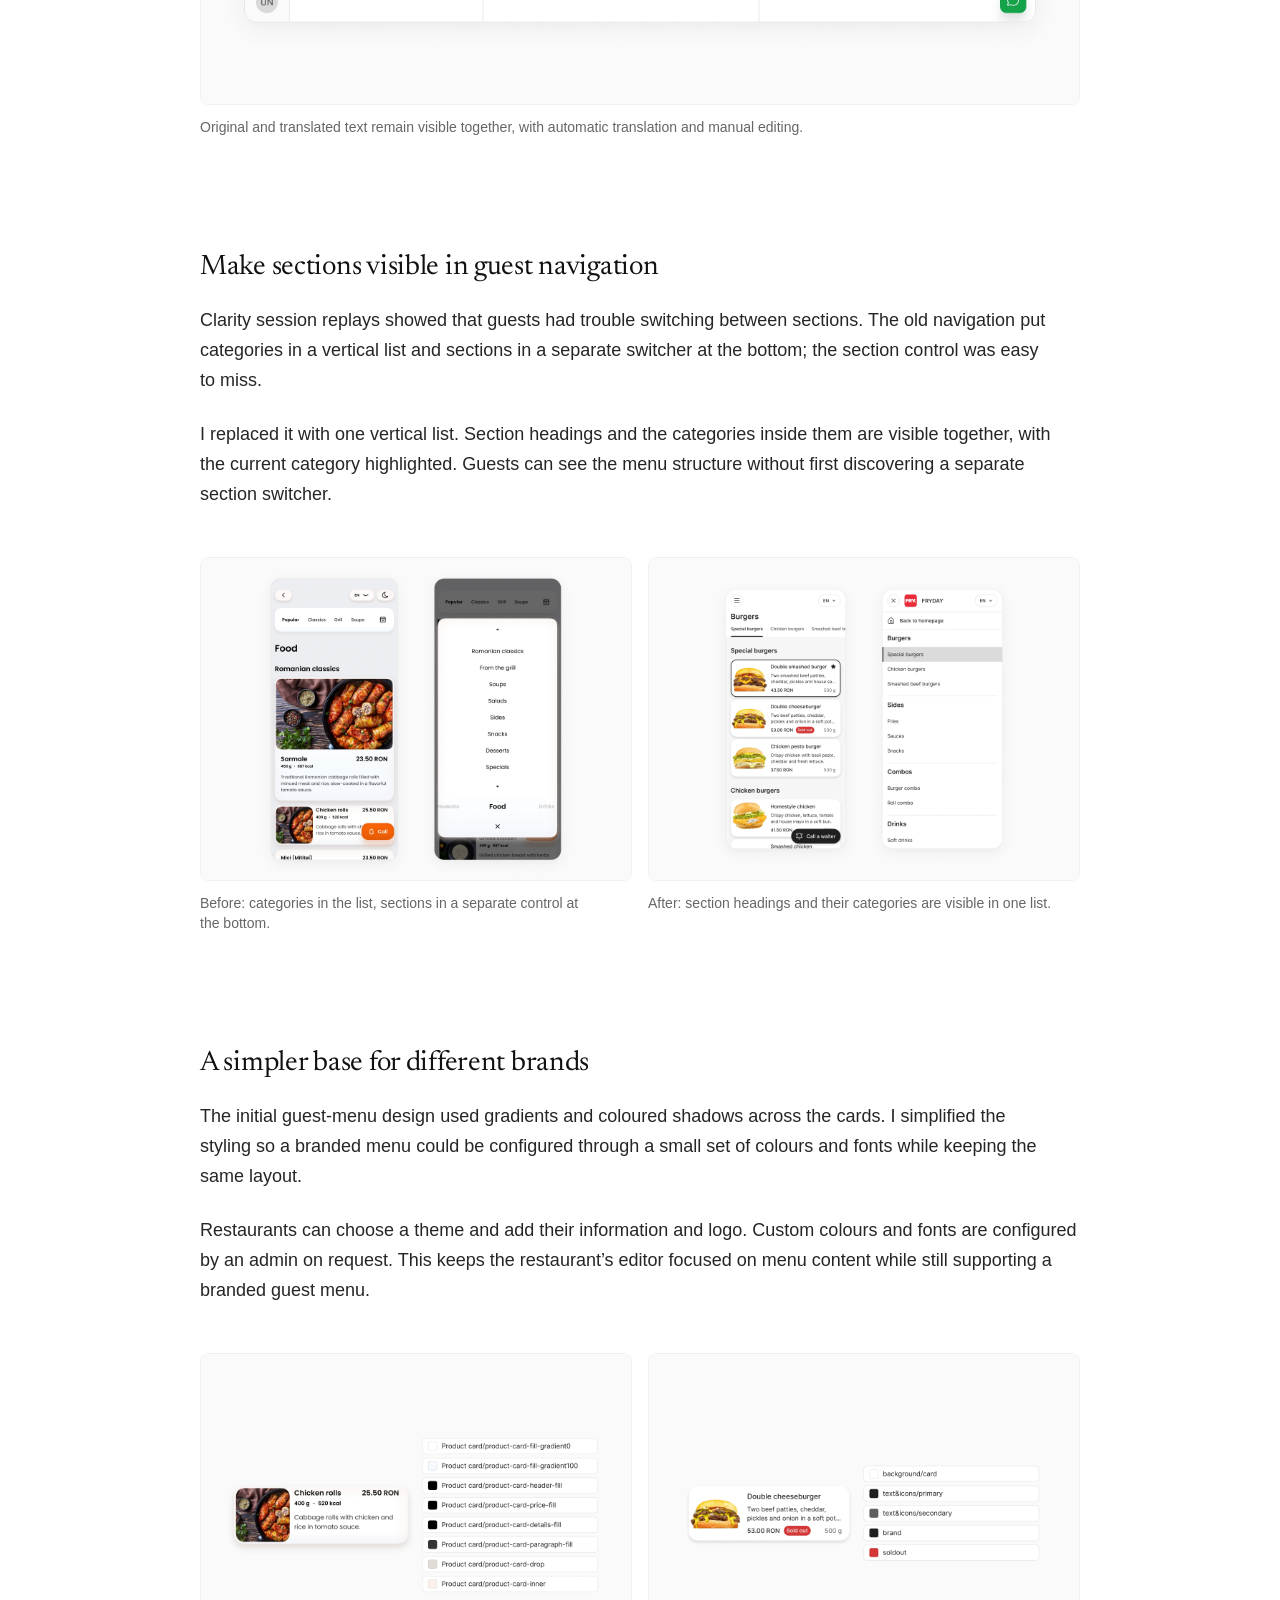
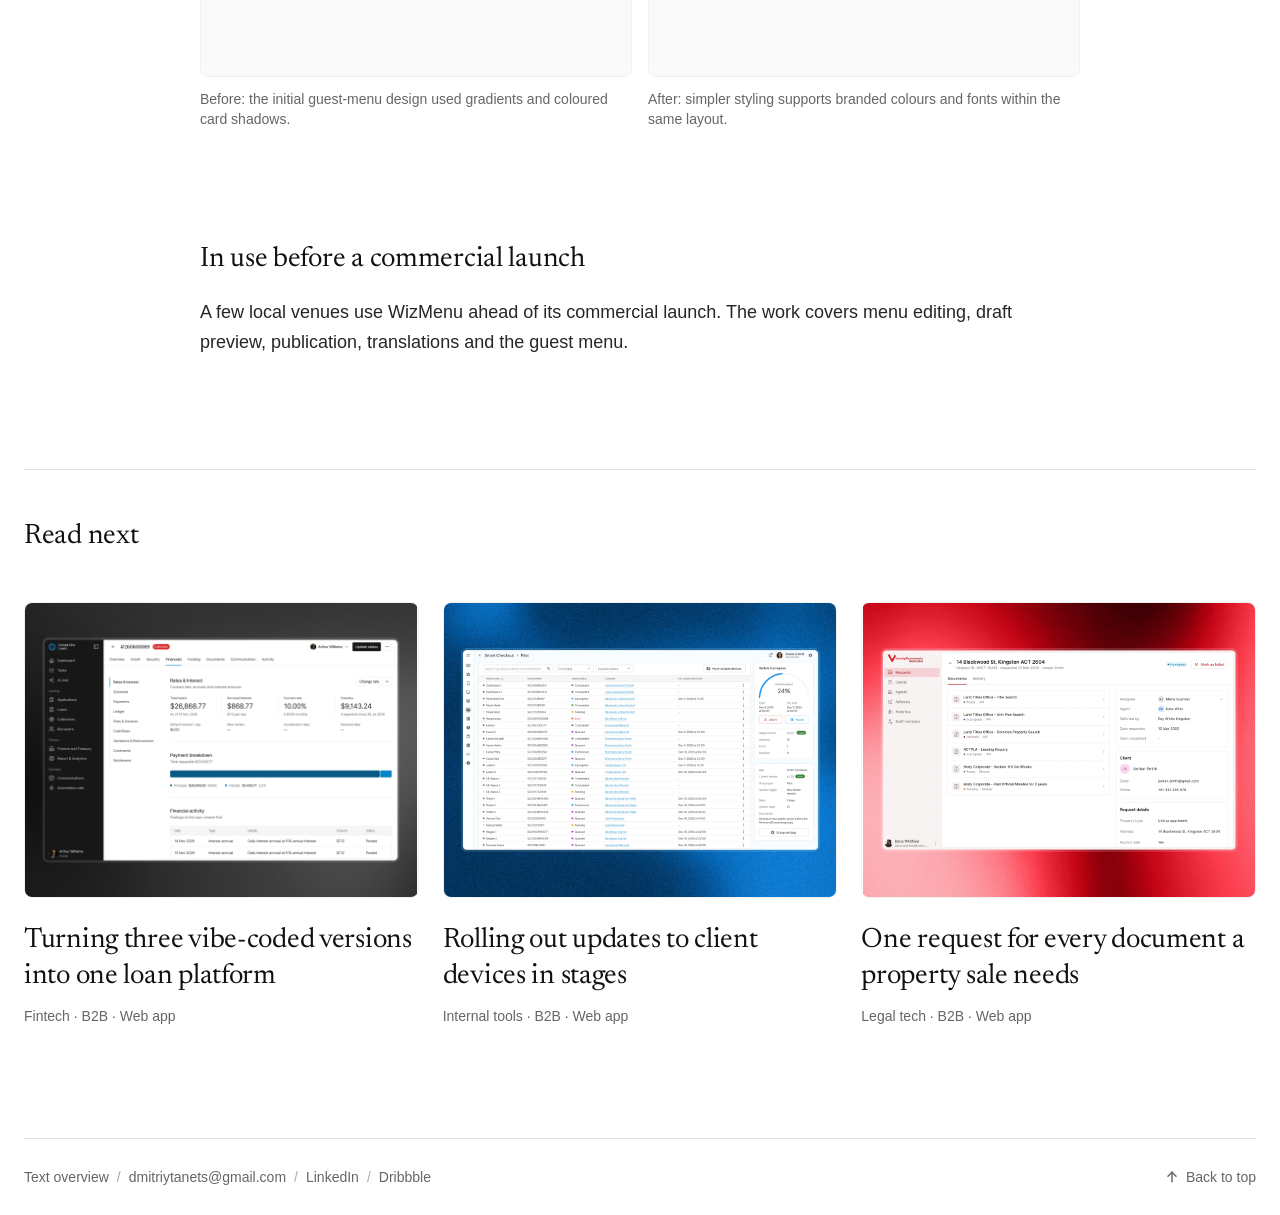
<file: cases/wizmenu/index.html>
<!DOCTYPE html>
<html lang="en">
<head>
    <meta charset="UTF-8">
    <meta name="viewport" content="width=device-width, initial-scale=1.0">
    <meta name="robots" content="noindex, nofollow">
    <title>Designing WizMenu for owners and guests · Dmytro Tanets</title>
    <meta name="description" content="WizMenu lets restaurants manage a digital menu that guests open by scanning a QR code. I designed the admin panel and reworked the guest menu, focusing on everyday editing, reviewing changes before publication, and navigation through sections and categories.">
    <link rel="icon" href="../../favicon.ico?v=portrait-20261118" sizes="32x32">
    <link rel="icon" href="../../favicon.svg?v=portrait-20261118" type="image/svg+xml">
    <link rel="apple-touch-icon" href="../../apple-touch-icon.png?v=portrait-20261118">
    <link rel="manifest" href="../../site.webmanifest?v=portrait-20261118">
    <link rel="preconnect" href="https://fonts.googleapis.com">
    <link rel="preconnect" href="https://fonts.gstatic.com" crossorigin>
    <link rel="preconnect" href="https://api.fontshare.com">
    <link rel="preconnect" href="https://cdn.fontshare.com" crossorigin>
    <link href="https://fonts.googleapis.com/css2?family=Newsreader:opsz,wght@6..72,400&display=swap" rel="stylesheet" media="print" onload="this.media='all'">
    <link href="https://api.fontshare.com/v2/css?f[]=switzer@400,500&display=swap" rel="stylesheet" media="print" onload="this.media='all'">
    <!-- Reuse the existing case styles and components without adding CSS. -->
    <link rel="stylesheet" href="../wawi-audit/case.css">
    <link rel="stylesheet" href="../../assets/css/work-cards.css">
    <link rel="stylesheet" href="../../assets/css/next-case.css">
    <script src="../../data/cases.js" defer></script>
    <script src="../../assets/js/case-registry.js" defer></script>
    <script src="../../assets/js/analytics.js" defer></script>
    <link rel="alternate" type="text/plain" href="../../llms.txt" title="Portfolio text overview">
</head>
<body>
    <svg class="icon-sprite" aria-hidden="true" focusable="false">
        <symbol id="icon-arrow-left" viewBox="0 0 24 24">
            <g fill="none" stroke="currentColor" stroke-width="1.5" stroke-linecap="round" stroke-linejoin="round">
                <path d="M5 12h14" vector-effect="non-scaling-stroke"/>
                <path d="M5 12l6 6" vector-effect="non-scaling-stroke"/>
                <path d="M5 12l6 -6" vector-effect="non-scaling-stroke"/>
            </g>
        </symbol>
        <symbol id="icon-arrow-up" viewBox="0 0 24 24">
            <g fill="none" stroke="currentColor" stroke-width="1.5" stroke-linecap="round" stroke-linejoin="round">
                <path d="M12 5v14" vector-effect="non-scaling-stroke"/>
                <path d="M18 11l-6 -6" vector-effect="non-scaling-stroke"/>
                <path d="M6 11l6 -6" vector-effect="non-scaling-stroke"/>
            </g>
        </symbol>
        <symbol id="icon-x" viewBox="0 0 24 24">
            <g fill="none" stroke="currentColor" stroke-width="1.5" stroke-linecap="round" stroke-linejoin="round">
                <path d="M18 6L6 18" vector-effect="non-scaling-stroke"/>
                <path d="M6 6l12 12" vector-effect="non-scaling-stroke"/>
            </g>
        </symbol>
        <symbol id="icon-chevron-left" viewBox="0 0 24 24">
            <g fill="none" stroke="currentColor" stroke-width="1.5" stroke-linecap="round" stroke-linejoin="round">
                <path d="M15 6l-6 6l6 6" vector-effect="non-scaling-stroke"/>
            </g>
        </symbol>
        <symbol id="icon-chevron-right" viewBox="0 0 24 24">
            <g fill="none" stroke="currentColor" stroke-width="1.5" stroke-linecap="round" stroke-linejoin="round">
                <path d="M9 6l6 6l-6 6" vector-effect="non-scaling-stroke"/>
            </g>
        </symbol>
    </svg>

    <header class="site-header">
        <a class="brand" href="../../" aria-label="Dmytro Tanets, home">
            <img src="../../images/avatar.png" width="40" height="40" alt="">
            <span class="brand-text">
                <span class="brand-name">Dmytro Tanets</span>
                <span class="brand-role">Product Designer</span>
            </span>
        </a>
        <nav class="links">
            <a class="nav-link" href="../../Dmytro-Tanets-CV.pdf" download>
                <span class="label-long">Download CV</span><span class="label-short">CV</span>
            </a>
            <a class="button" href="mailto:dmitriytanets@gmail.com">Get in touch</a>
        </nav>
    </header>

    <main class="page">
<header class="block case-header">
<a class="back" href="../../" data-work-link><svg class="icon" aria-hidden="true" focusable="false"><use href="#icon-arrow-left"></use></svg><span>All work</span></a>
<p class="label">B2B · Restaurant software · QR menus</p>
<h1>Designing WizMenu for owners and guests</h1>
<p class="lede">WizMenu lets restaurants manage a digital menu that guests open by scanning a QR code. I designed the admin panel and reworked the guest menu, focusing on everyday editing, reviewing changes before publication, and navigation through sections and categories.</p>
<dl class="meta">
<div><dt>Role</dt><dd>Product designer</dd></div>
<div><dt>Team</dt><dd>Founder + developers</dd></div>
<div><dt>Tools</dt><dd>Figma · Clarity</dd></div>
<div><dt>Status</dt><dd>Live with early users</dd></div>
</dl>
</header>

<figure class="figure hero" data-slot="hero">
<div class="media"><img src="images/hero.webp" width="3200" height="2400" alt="WizMenu restaurant menu editor with its menu tree, item fields and Publish action." decoding="async" fetchpriority="high"></div>
</figure>

<section class="block summary" aria-label="Starting point, my role and first version">
<div class="row"><h3 class="label">Starting point</h3><p>The founder had a product idea, a competitor list and an initial guest-menu design. I joined to design the admin panel and later reworked the guest menu.</p></div>
<div class="row"><h3 class="label">My role</h3><p>I was the main designer. I worked with the founder and, at different stages, a frontend developer and QA.</p></div>
<div class="row"><h3 class="label">First version</h3><p>The first version focused on editing one menu and viewing it by QR. Table management and waiter tools were left for later.</p></div>
</section>

<section class="block">
<h2>What café owners told us</h2>
<p>Interviews with local café owners highlighted three points:</p>
<ul class="findings">
<li>Menu content is maintained by the owner or administrator.</li>
<li>Editing often happens on a tablet.</li>
<li>One main menu covers everyday needs.</li>
</ul>
<div class="subsection"><p>Extra menus for events stayed outside the first version. Early wireframes also explored waiter tools, which were left for a later stage.</p></div>
<div class="figures pair">
<figure class="figure" data-slot="early-admin" style="max-width:588px">
<div class="media"><img src="images/early-admin.webp" width="588" height="441" alt="Early restaurant-admin wireframe showing a persistent menu tree and an item editor." decoding="async" loading="lazy"></div>
<figcaption>Early restaurant-admin wireframe: menu structure and editing.</figcaption>
</figure>
<figure class="figure" data-slot="early-waiter" style="max-width:588px">
<div class="media"><img src="images/early-waiter.webp" width="588" height="441" alt="Early waiter-app wireframe, an exploration left for a later stage." decoding="async" loading="lazy"></div>
<figcaption>Early waiter-app exploration, left for a later stage.</figcaption>
</figure>
</div>
</section>

<section class="block">
<h2>Keep the menu structure in view</h2>
<p>I explored separate lists and a persistent tree. The product uses a fixed Section → Category → Item hierarchy agreed with the founder. The tree sits beside the editor and is shared by editing and translation.</p>
<div class="figures">
<figure class="figure" data-slot="menu-tree">
<button class="zoom" type="button" aria-label="Enlarge image: The menu tree stays visible beside the editor."><div class="media"><img src="images/menu-tree.webp?v=2400-20261118" width="2400" height="1800" alt="The Section, Category and Item hierarchy beside the menu editor." decoding="async" loading="lazy"></div></button>
<figcaption>The menu tree stays visible beside the editor.</figcaption>
</figure>
</div>
</section>

<section class="block">
<h2>Save a draft, publish when it is ready</h2>
<p>Menu editing combines text fields, image uploads and nested entries. A page-level Save button did not fit the editing flow, so I designed changes to save as a draft. Publishing became a separate action, protecting the guest menu from unfinished edits.</p>
<p>I proposed a preview of that draft inside the admin panel, plus a link and QR code for opening it on another device. Owners could check how their menu looked before publishing it. The same publication step also applies to availability changes such as Sold out.</p>
<div class="figures">
<figure class="figure" data-slot="draft-publish">
<button class="zoom" type="button" aria-label="Enlarge image: Edits are saved as a draft and become visible to guests after publishing."><div class="media"><img src="images/draft-publish.webp?v=2400-20261118" width="2400" height="1800" alt="Menu editor with unpublished changes and the Publish changes action." decoding="async" loading="lazy"></div></button>
<figcaption>Edits are saved as a draft and become visible to guests after publishing.</figcaption>
</figure>
<figure class="figure" data-slot="draft-preview">
<button class="zoom" type="button" aria-label="Enlarge image: The draft can be previewed in the editor or opened on another device before publication."><div class="media"><img src="images/draft-preview.webp?v=2400-20261118" width="2400" height="1800" alt="Draft menu preview with mobile and desktop views, a preview link and a QR code." decoding="async" loading="lazy"></div></button>
<figcaption>The draft can be previewed in the editor or opened on another device before publication.</figcaption>
</figure>
</div>
</section>

<section class="block">
<h2>Review translations beside the original</h2>
<p>I designed a translation mode where the original and translated text sit side by side. Owners can generate a translation automatically, then inspect or edit it.</p>
<p>Editing and translation use the same menu tree. The mode switch sits above it, so both modes work with the same menu structure. I explored several placements for this switch in the wireframes. In the final editor, the original remains visible while the translation is edited.</p>
<div class="figures">
<figure class="figure" data-slot="translations">
<button class="zoom" type="button" aria-label="Enlarge image: Original and translated text remain visible together, with automatic translation and manual editing."><div class="media"><img src="images/translations.webp?v=2400-20261118" width="2400" height="1800" alt="The translation editor showing the English original beside its Romanian translation." decoding="async" loading="lazy"></div></button>
<figcaption>Original and translated text remain visible together, with automatic translation and manual editing.</figcaption>
</figure>
</div>
</section>

<section class="block">
<h2>Make sections visible in guest navigation</h2>
<p>Clarity session replays showed that guests had trouble switching between sections. The old navigation put categories in a vertical list and sections in a separate switcher at the bottom; the section control was easy to miss.</p>
<p>I replaced it with one vertical list. Section headings and the categories inside them are visible together, with the current category highlighted. Guests can see the menu structure without first discovering a separate section switcher.</p>
<div class="figures pair">
<figure class="figure" data-slot="navigation-before">
<button class="zoom" type="button" aria-label="Enlarge image: Before: categories in the list, sections in a separate control at the bottom."><div class="media"><img src="images/navigation-before.webp?v=2400-20261118" width="2400" height="1800" alt="The old guest-menu navigation with categories in a list and a separate section switcher at the bottom." decoding="async" loading="lazy"></div></button>
<figcaption>Before: categories in the list, sections in a separate control at the bottom.</figcaption>
</figure>
<figure class="figure" data-slot="navigation-after">
<button class="zoom" type="button" aria-label="Enlarge image: After: section headings and their categories are visible in one list."><div class="media"><img src="images/navigation-after.webp?v=2400-20261118" width="2400" height="1800" alt="The new guest-menu navigation showing section headings and their categories in one list." decoding="async" loading="lazy"></div></button>
<figcaption>After: section headings and their categories are visible in one list.</figcaption>
</figure>
</div>
</section>

<section class="block">
<h2>A simpler base for different brands</h2>
<p>The initial guest-menu design used gradients and coloured shadows across the cards. I simplified the styling so a branded menu could be configured through a small set of colours and fonts while keeping the same layout.</p>
<p>Restaurants can choose a theme and add their information and logo. Custom colours and fonts are configured by an admin on request. This keeps the restaurant’s editor focused on menu content while still supporting a branded guest menu.</p>
<div class="figures pair">
<figure class="figure" data-slot="brand-before">
<button class="zoom" type="button" aria-label="Enlarge image: Before: the initial guest-menu design used gradients and coloured card shadows."><div class="media"><img src="images/brand-before.webp?v=2400-20261118" width="2400" height="1800" alt="The original product card with a gradient and coloured shadows, beside its eight colour variables." decoding="async" loading="lazy"></div></button>
<figcaption>Before: the initial guest-menu design used gradients and coloured card shadows.</figcaption>
</figure>
<figure class="figure" data-slot="brand-after">
<button class="zoom" type="button" aria-label="Enlarge image: After: simpler styling supports branded colours and fonts within the same layout."><div class="media"><img src="images/brand-after.webp?v=2400-20261118" width="2400" height="1800" alt="The simplified product card beside its named colours for background, text, brand and Sold out." decoding="async" loading="lazy"></div></button>
<figcaption>After: simpler styling supports branded colours and fonts within the same layout.</figcaption>
</figure>
</div>
</section>

<section class="block">
<h2>In use before a commercial launch</h2>
<p>A few local venues use WizMenu ahead of its commercial launch. The work covers menu editing, draft preview, publication, translations and the guest menu.</p>
</section>
    </main>

    <nav class="read-next" data-read-next="wizmenu" aria-labelledby="read-next-title"><h2 class="read-next-title" id="read-next-title">Read next</h2><div class="case-grid"><a class="work-card work-card--small" data-slug="loan-platform" data-side="right" href="../../cases/loan-platform/"><span class="work-card-media"><img src="../../cases/loan-platform/images/thumbnail.webp" alt="" width="2400" height="1800" loading="lazy" decoding="async"></span><div class="work-card-body"><h3 class="work-card-title"><span class="work-card-title-text">Turning three vibe-coded versions into one loan platform</span></h3><p class="work-card-tags">Fintech · B2B · Web app</p></div></a><a class="work-card work-card--small" data-slug="release-groups" data-side="right" href="../../cases/release-groups/"><span class="work-card-media"><img src="../../cases/release-groups/images/hero.webp" alt="" width="2400" height="1800" loading="lazy" decoding="async"></span><div class="work-card-body"><h3 class="work-card-title"><span class="work-card-title-text">Rolling out updates to client devices in stages</span></h3><p class="work-card-tags">Internal tools · B2B · Web app</p></div></a><a class="work-card work-card--small" data-slug="property-documents" data-side="right" href="../../cases/property-documents/"><span class="work-card-media"><img src="../../cases/property-documents/images/hero.webp" alt="" width="2400" height="1800" loading="lazy" decoding="async"></span><div class="work-card-body"><h3 class="work-card-title"><span class="work-card-title-text">One request for every document a property sale needs</span></h3><p class="work-card-tags">Legal tech · B2B · Web app</p></div></a></div></nav>

    <footer class="site-footer">
        <div class="footer-links">
            <a href="../../llms.txt">Text overview</a>
            <span class="footer-separator" aria-hidden="true">/</span>
            <a href="mailto:dmitriytanets@gmail.com">dmitriytanets@gmail.com</a>
            <span class="footer-separator" aria-hidden="true">/</span>
            <a href="https://www.linkedin.com/in/dmitriytanets/" target="_blank" rel="noopener noreferrer">LinkedIn</a>
            <span class="footer-separator" aria-hidden="true">/</span>
            <a href="https://dribbble.com/dmitriyt95" target="_blank" rel="noopener noreferrer">Dribbble</a>
        </div>
        <a class="back-to-top" href="#"><svg class="icon" aria-hidden="true" focusable="false"><use href="#icon-arrow-up"></use></svg><span>Back to top</span></a>
    </footer>
    <script src="case.js"></script>
</body>
</html>
</file>
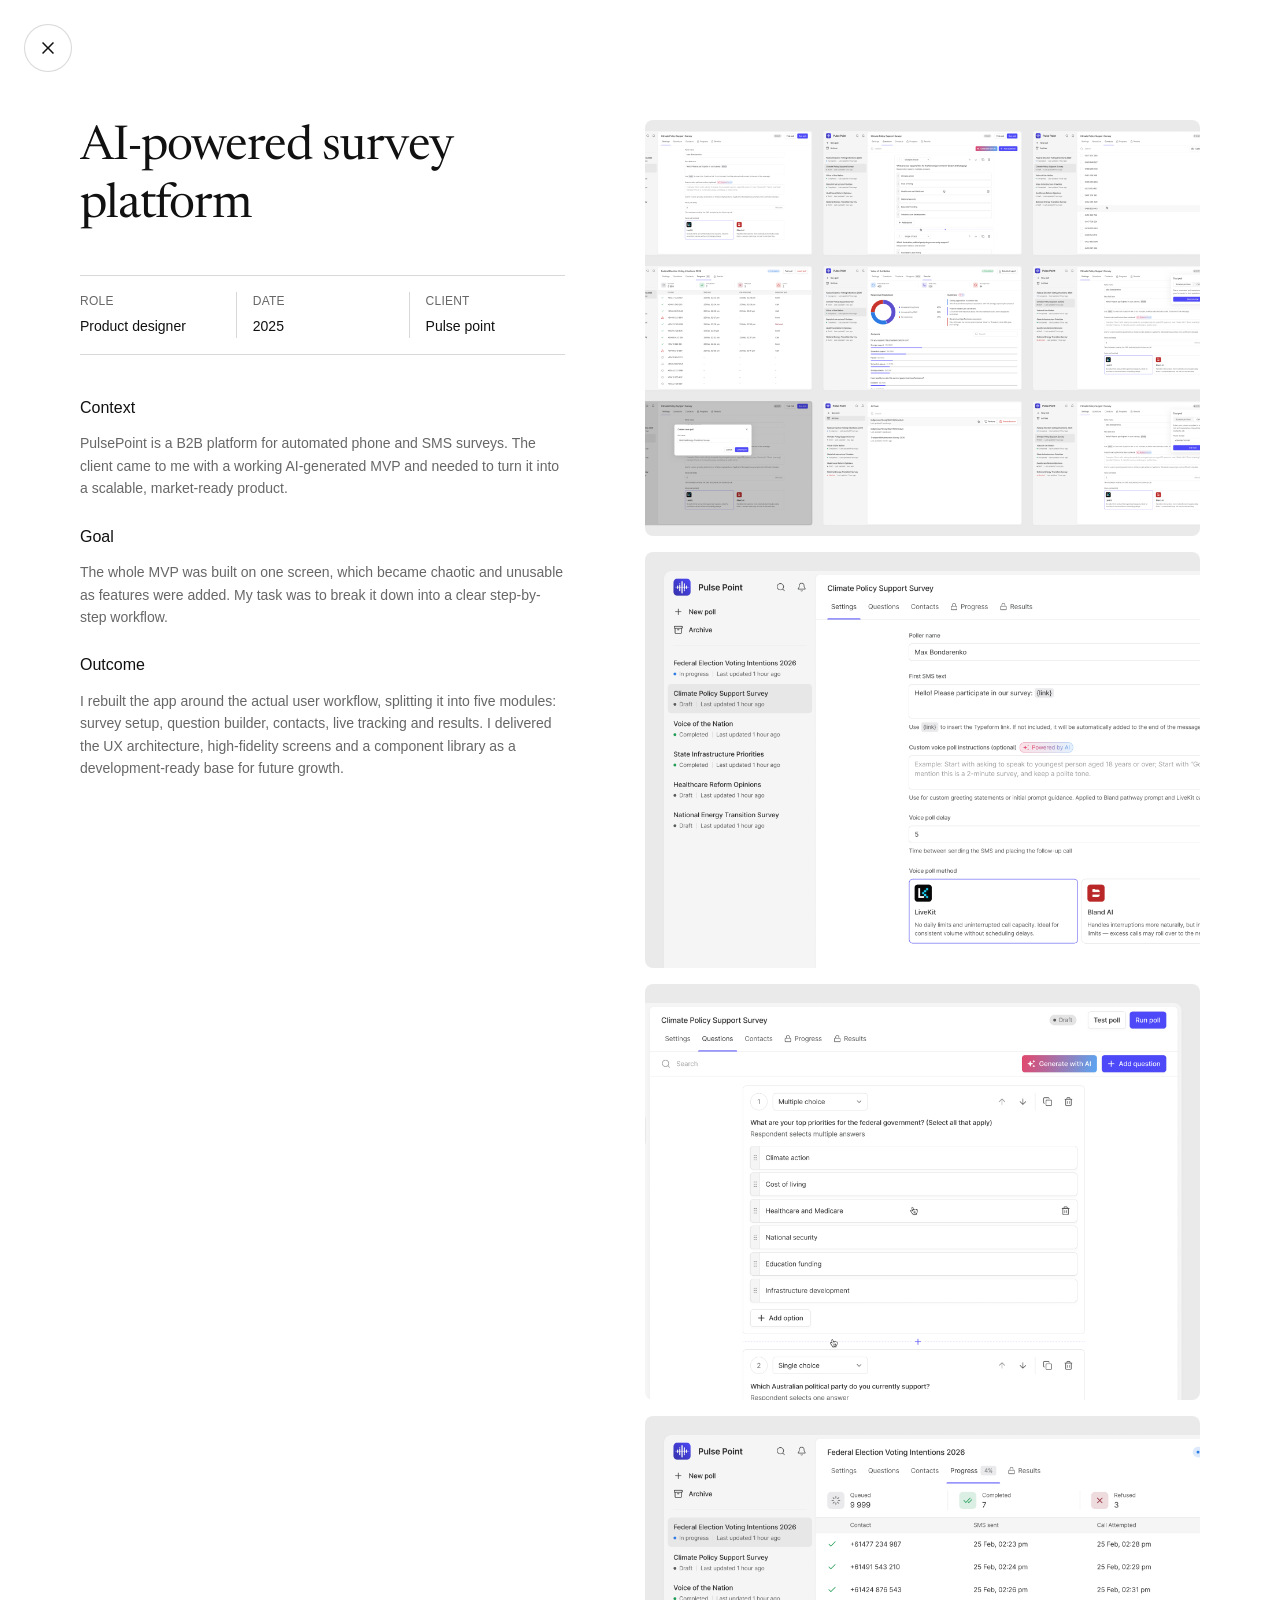
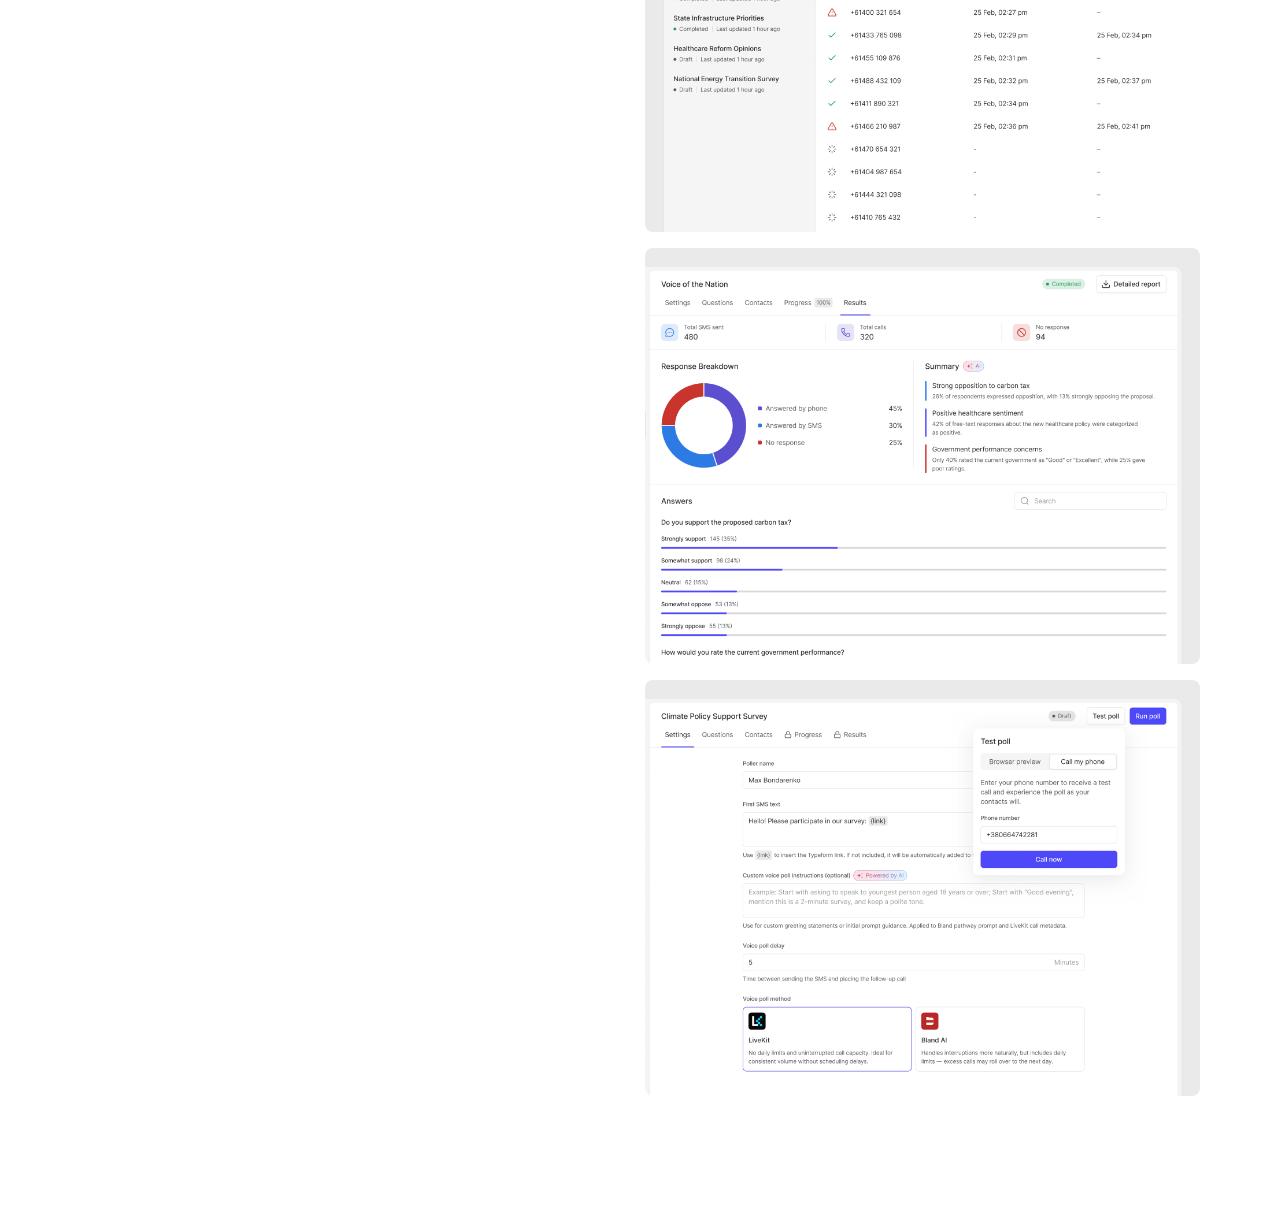
<file: case-pulsepoint.html>
<!DOCTYPE html>
<html lang="en">
<head>
    <meta charset="UTF-8">
    <meta name="viewport" content="width=device-width, initial-scale=1.0">
    <meta name="robots" content="noindex, nofollow">
    <title>AI-powered survey platform — Dmytro Tanets</title>
    <meta name="description" content="Redesigned an AI-generated platform to support future scalability and feature expansion.">
    <link rel="icon" href="favicon.ico?v=portrait-20261118" sizes="32x32">
    <link rel="icon" href="favicon.svg?v=portrait-20261118" type="image/svg+xml">
    <link rel="apple-touch-icon" href="apple-touch-icon.png?v=portrait-20261118">
    <link rel="manifest" href="site.webmanifest?v=portrait-20261118">
    <link rel="preconnect" href="https://fonts.googleapis.com">
    <link rel="preconnect" href="https://fonts.gstatic.com" crossorigin>
    <link rel="preconnect" href="https://api.fontshare.com">
    <link rel="preconnect" href="https://cdn.fontshare.com" crossorigin>
    <link href="https://fonts.googleapis.com/css2?family=Newsreader:opsz,wght@6..72,400&display=swap" rel="stylesheet" media="print" onload="this.media='all'">
    <link href="https://api.fontshare.com/v2/css?f[]=switzer@400,500&display=swap" rel="stylesheet" media="print" onload="this.media='all'">
    <link rel="stylesheet" href="style.css">

    <script src="assets/js/analytics.js" defer></script>
    <link rel="alternate" type="text/plain" href="llms.txt" title="Portfolio text overview">
</head>
<body>
    <!-- Site header: shown only on the stacked (mobile) case layout; desktop uses the × button -->
    <header class="header case-header">
        <a class="brand" href="./" aria-label="Dmytro Tanets, home">
            <img src="images/avatar.png" width="40" height="40" alt="">
            <span class="brand-text">
                <span class="brand-name">Dmytro Tanets</span>
                <span class="brand-role">Product Designer</span>
            </span>
        </a>
        <nav class="links">
            <a class="nav-link animated-link" href="Dmytro-Tanets-CV.pdf" download>
                <span class="label-long">Download CV</span><span class="label-short">CV</span>
            </a>
            <a class="button button-small" href="mailto:dmitriytanets@gmail.com">Get in touch</a>
        </nav>
    </header>

    <a class="close-btn" href="./" data-work-link aria-label="Back to all work">
        <img src="images/icons/close.svg" width="24" height="24" alt="">
    </a>

    <main class="case">
        <div class="case-info">
            <a class="back-link" href="./" data-work-link>
                <svg width="16" height="16" fill="none" viewBox="0 0 24 24" aria-hidden="true">
                    <path d="M19 12H5M12 19l-7-7 7-7" stroke="currentColor" stroke-width="1.5" stroke-linecap="round" stroke-linejoin="round"/>
                </svg>
                <span>Back</span>
            </a>
            <h1 class="case-title">AI-powered survey platform</h1>

            <div class="key-info">
                <div class="key-item">
                    <p class="key-label">Role</p>
                    <p class="key-value">Product designer</p>
                </div>
                <div class="key-divider"></div>
                <div class="key-item">
                    <p class="key-label">Date</p>
                    <p class="key-value">2025</p>
                </div>
                <div class="key-divider"></div>
                <div class="key-item">
                    <p class="key-label">Client</p>
                    <p class="key-value">Pulse point</p>
                </div>
            </div>

            <div class="case-sections">
                <section class="case-section">
                    <h2>Context</h2>
                    <p>PulsePoint is a B2B platform for automated phone and SMS surveys. The client came to me with a working AI-generated MVP and needed to turn it into a scalable, market-ready product.</p>
                </section>
                <section class="case-section">
                    <h2>Goal</h2>
                    <p>The whole MVP was built on one screen, which became chaotic and unusable as features were added. My task was to break it down into a clear step-by-step workflow.</p>
                </section>
                <section class="case-section">
                    <h2>Outcome</h2>
                    <p>I rebuilt the app around the actual user workflow, splitting it into five modules: survey setup, question builder, contacts, live tracking and results. I delivered the UX architecture, high-fidelity screens and a component library as a development-ready base for future growth.</p>
                </section>
            </div>
        </div>

        <div class="case-images">
            <button class="case-image" type="button" aria-label="Open image full screen">
                <img src="images/case-pulsepoint/01.png" width="3840" height="2880" alt="Overview of the PulsePoint app screens">
            </button>
            <button class="case-image" type="button" aria-label="Open image full screen">
                <img src="images/case-pulsepoint/02.png" width="3840" height="2880" alt="Survey settings with the list of surveys in the sidebar" loading="lazy">
            </button>
            <button class="case-image" type="button" aria-label="Open image full screen">
                <img src="images/case-pulsepoint/03.png" width="3840" height="2880" alt="Question builder" loading="lazy">
            </button>
            <button class="case-image" type="button" aria-label="Open image full screen">
                <img src="images/case-pulsepoint/04.png" width="3840" height="2880" alt="Live tracking of calls and SMS for each contact" loading="lazy">
            </button>
            <button class="case-image" type="button" aria-label="Open image full screen">
                <img src="images/case-pulsepoint/05.png" width="3840" height="2880" alt="Survey results with a response breakdown and an AI summary" loading="lazy">
            </button>
            <button class="case-image" type="button" aria-label="Open image full screen">
                <img src="images/case-pulsepoint/06.png" width="3840" height="2880" alt="Survey settings with the test poll pop-up and the choice of voice provider" loading="lazy">
            </button>
        </div>
    </main>

    <div class="lightbox" aria-hidden="true" tabindex="-1">
        <img class="lightbox-img" alt="">
    </div>

    <script src="main.js"></script>
</body>
</html>
</file>
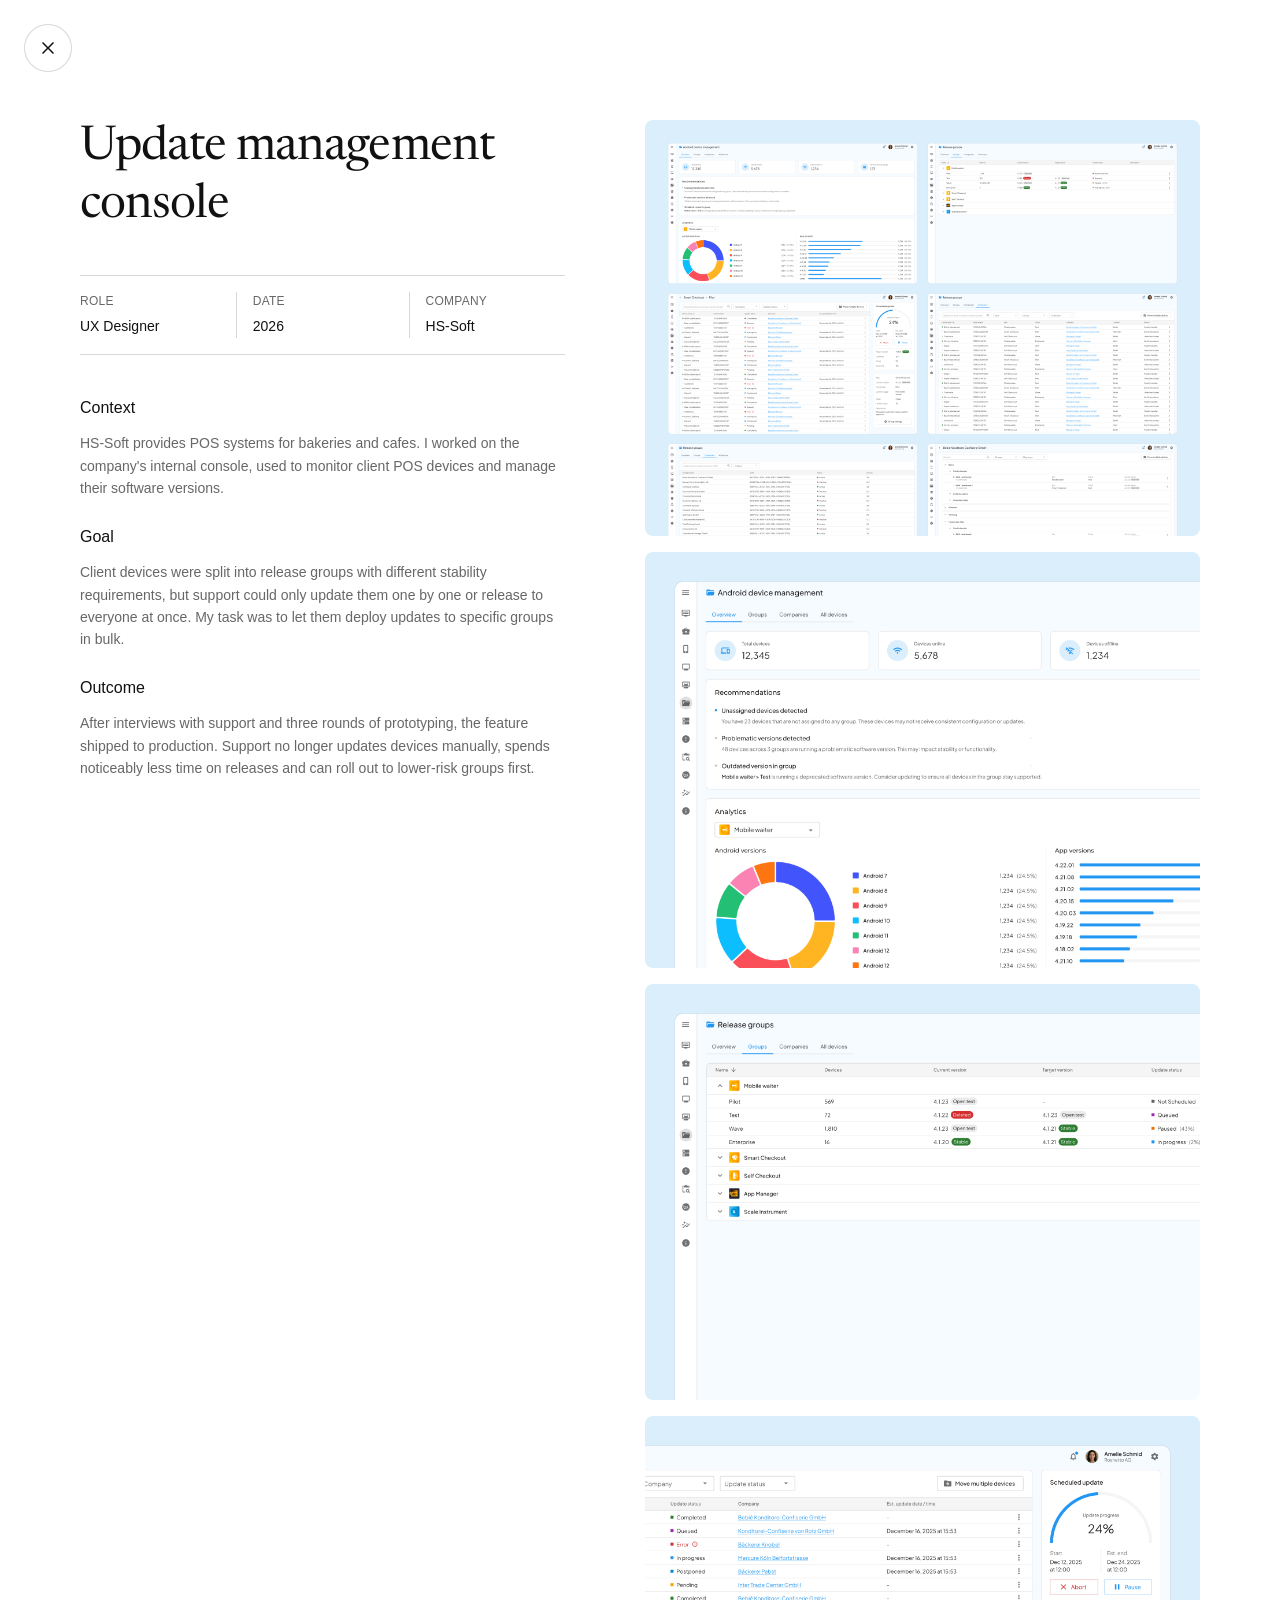
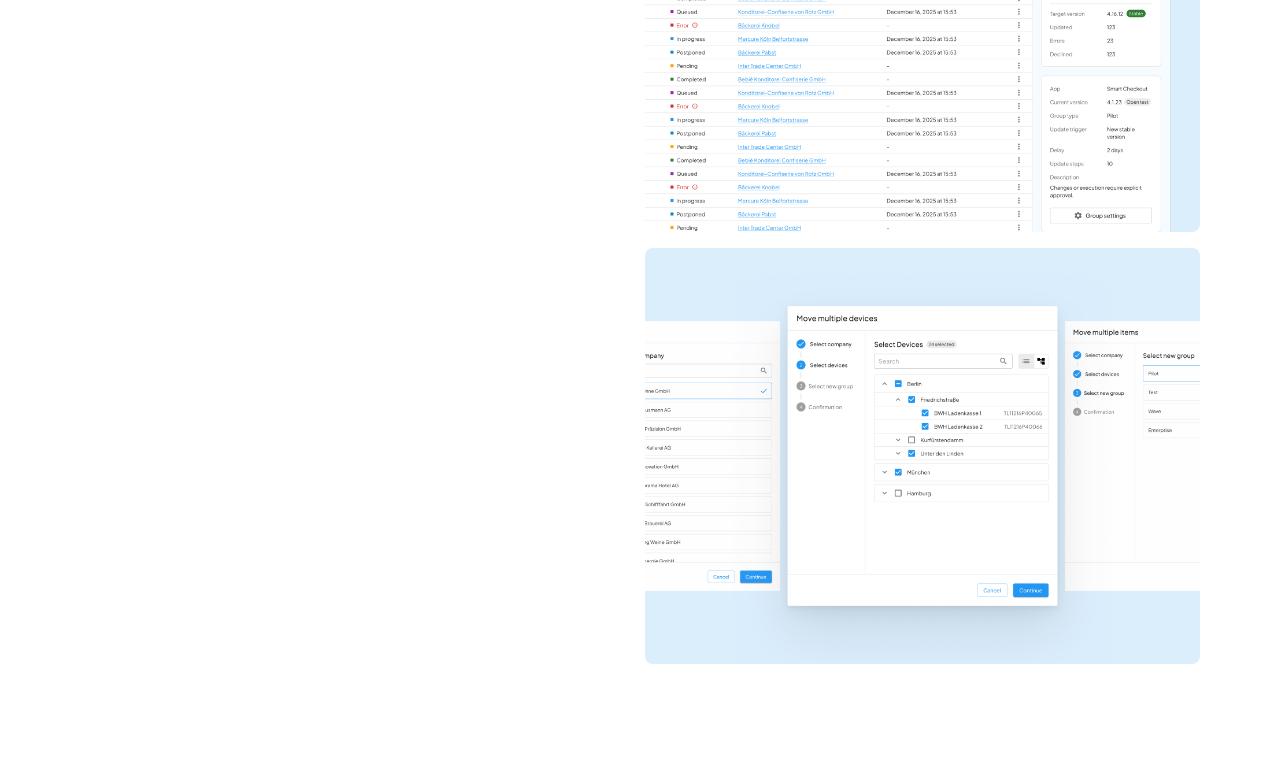
<file: case-releasegroups.html>
<!DOCTYPE html>
<html lang="en">
<head>
    <meta charset="UTF-8">
    <meta name="viewport" content="width=device-width, initial-scale=1.0">
    <meta name="robots" content="noindex, nofollow">
    <title>Update management console — Dmytro Tanets</title>
    <meta name="description" content="Designed a bulk update feature for HS-Soft's internal device console, letting support roll out updates to specific client groups instead of one device at a time.">
    <link rel="icon" href="favicon.ico?v=portrait-20261118" sizes="32x32">
    <link rel="icon" href="favicon.svg?v=portrait-20261118" type="image/svg+xml">
    <link rel="apple-touch-icon" href="apple-touch-icon.png?v=portrait-20261118">
    <link rel="manifest" href="site.webmanifest?v=portrait-20261118">
    <link rel="preconnect" href="https://fonts.googleapis.com">
    <link rel="preconnect" href="https://fonts.gstatic.com" crossorigin>
    <link rel="preconnect" href="https://api.fontshare.com">
    <link rel="preconnect" href="https://cdn.fontshare.com" crossorigin>
    <link href="https://fonts.googleapis.com/css2?family=Newsreader:opsz,wght@6..72,400&display=swap" rel="stylesheet" media="print" onload="this.media='all'">
    <link href="https://api.fontshare.com/v2/css?f[]=switzer@400,500&display=swap" rel="stylesheet" media="print" onload="this.media='all'">
    <link rel="stylesheet" href="style.css">

    <script src="assets/js/analytics.js" defer></script>
    <link rel="alternate" type="text/plain" href="llms.txt" title="Portfolio text overview">
</head>
<body>
    <!-- Site header: shown only on the stacked (mobile) case layout; desktop uses the × button -->
    <header class="header case-header">
        <a class="brand" href="./" aria-label="Dmytro Tanets, home">
            <img src="images/avatar.png" width="40" height="40" alt="">
            <span class="brand-text">
                <span class="brand-name">Dmytro Tanets</span>
                <span class="brand-role">Product Designer</span>
            </span>
        </a>
        <nav class="links">
            <a class="nav-link animated-link" href="Dmytro-Tanets-CV.pdf" download>
                <span class="label-long">Download CV</span><span class="label-short">CV</span>
            </a>
            <a class="button button-small" href="mailto:dmitriytanets@gmail.com">Get in touch</a>
        </nav>
    </header>

    <a class="close-btn" href="./" data-work-link aria-label="Back to all work">
        <img src="images/icons/close.svg" width="24" height="24" alt="">
    </a>

    <main class="case">
        <div class="case-info">
            <a class="back-link" href="./" data-work-link>
                <svg width="16" height="16" fill="none" viewBox="0 0 24 24" aria-hidden="true">
                    <path d="M19 12H5M12 19l-7-7 7-7" stroke="currentColor" stroke-width="1.5" stroke-linecap="round" stroke-linejoin="round"/>
                </svg>
                <span>Back</span>
            </a>
            <h1 class="case-title">Update management console</h1>

            <div class="key-info">
                <div class="key-item">
                    <p class="key-label">Role</p>
                    <p class="key-value">UX Designer</p>
                </div>
                <div class="key-divider"></div>
                <div class="key-item">
                    <p class="key-label">Date</p>
                    <p class="key-value">2026</p>
                </div>
                <div class="key-divider"></div>
                <div class="key-item">
                    <p class="key-label">Company</p>
                    <p class="key-value">HS-Soft</p>
                </div>
            </div>

            <div class="case-sections">
                <section class="case-section">
                    <h2>Context</h2>
                    <p>HS-Soft provides POS systems for bakeries and cafes. I worked on the company's internal console, used to monitor client POS devices and manage their software versions.</p>
                </section>
                <section class="case-section">
                    <h2>Goal</h2>
                    <p>Client devices were split into release groups with different stability requirements, but support could only update them one by one or release to everyone at once. My task was to let them deploy updates to specific groups in bulk.</p>
                </section>
                <section class="case-section">
                    <h2>Outcome</h2>
                    <p>After interviews with support and three rounds of prototyping, the feature shipped to production. Support no longer updates devices manually, spends noticeably less time on releases and can roll out to lower-risk groups first.</p>
                </section>
            </div>
        </div>

        <div class="case-images">
            <button class="case-image" type="button" aria-label="Open image full screen">
                <img src="images/case-releasegroups/01.png" width="3840" height="2880" alt="Overview of the update management console screens">
            </button>
            <button class="case-image" type="button" aria-label="Open image full screen">
                <img src="images/case-releasegroups/02.png" width="3840" height="2880" alt="Release groups overview" loading="lazy">
            </button>
            <button class="case-image" type="button" aria-label="Open image full screen">
                <img src="images/case-releasegroups/03.png" width="3840" height="2880" alt="List of release groups" loading="lazy">
            </button>
            <button class="case-image" type="button" aria-label="Open image full screen">
                <img src="images/case-releasegroups/04.png" width="3840" height="2880" alt="Release group details" loading="lazy">
            </button>
            <button class="case-image" type="button" aria-label="Open image full screen">
                <img src="images/case-releasegroups/05.png" width="3840" height="2880" alt="Bulk update dialogs" loading="lazy">
            </button>
        </div>
    </main>

    <div class="lightbox" aria-hidden="true" tabindex="-1">
        <img class="lightbox-img" alt="">
    </div>

    <script src="main.js"></script>
</body>
</html>
</file>
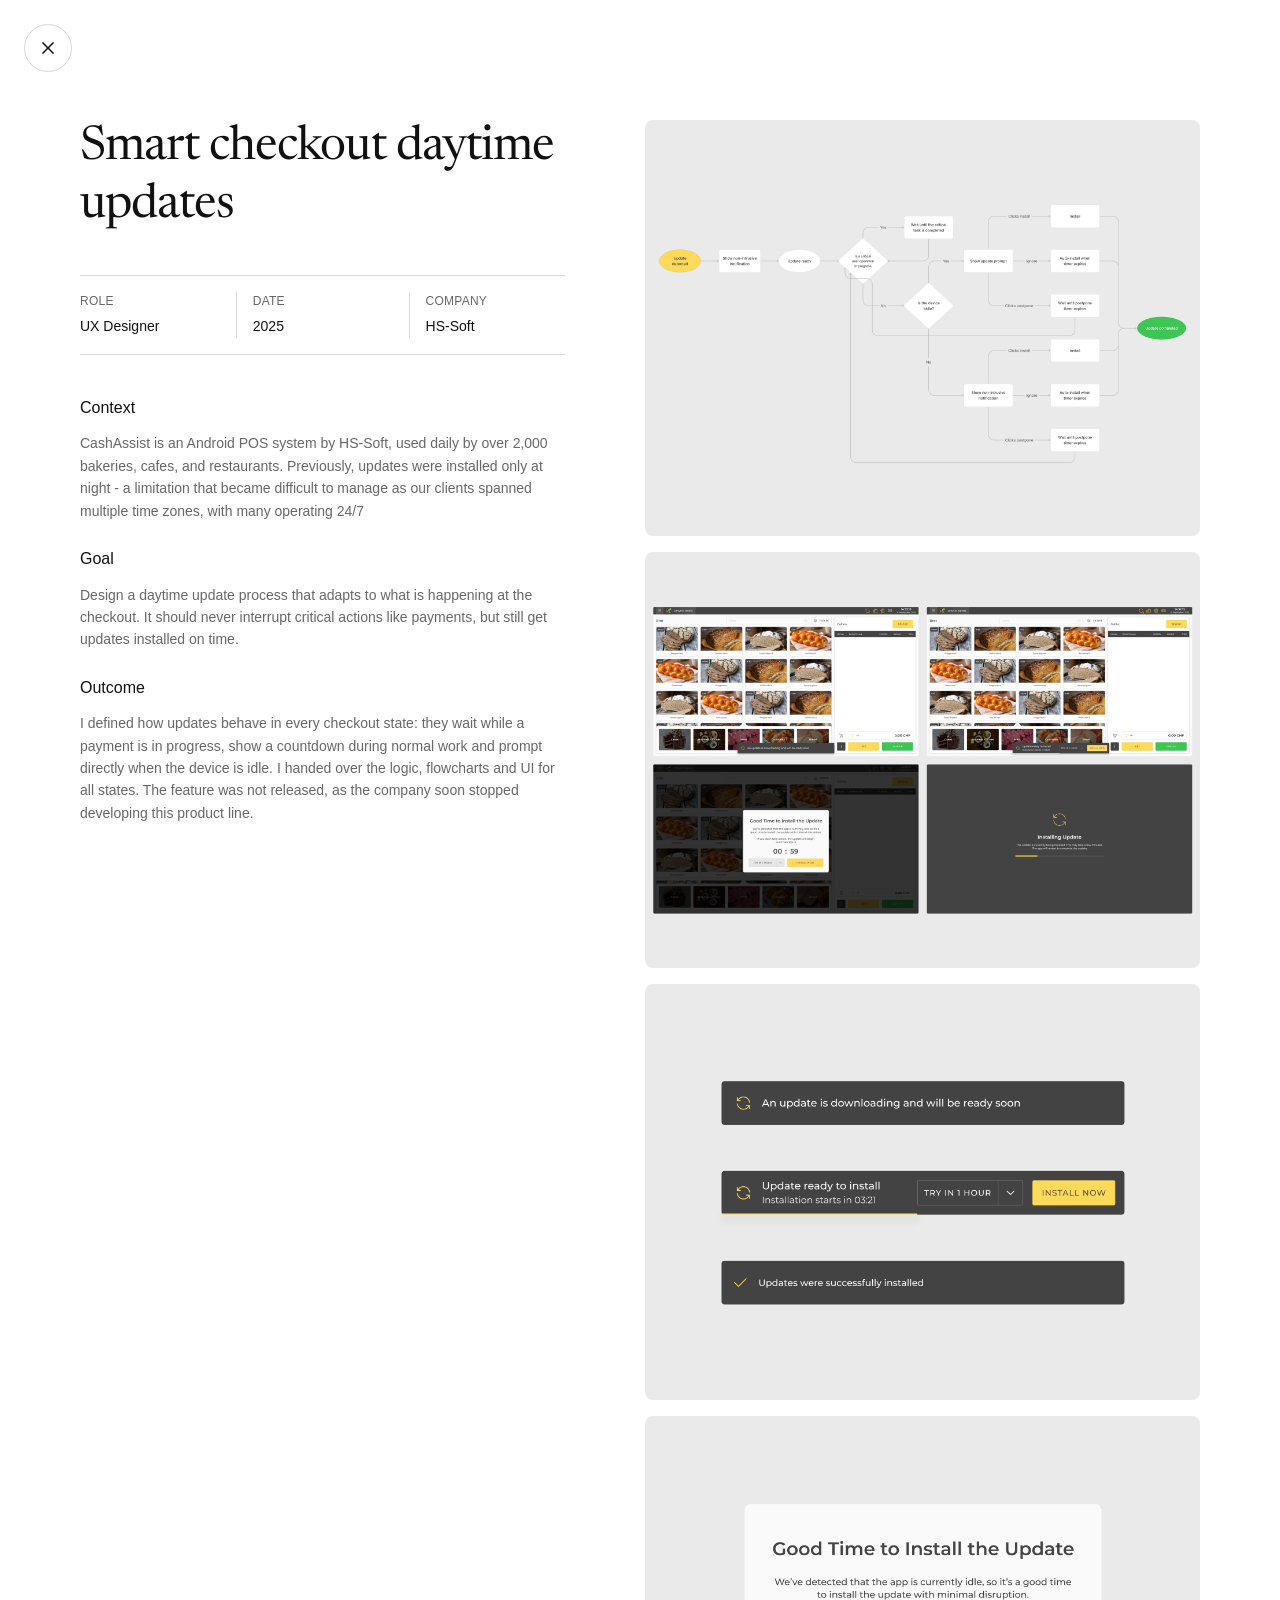
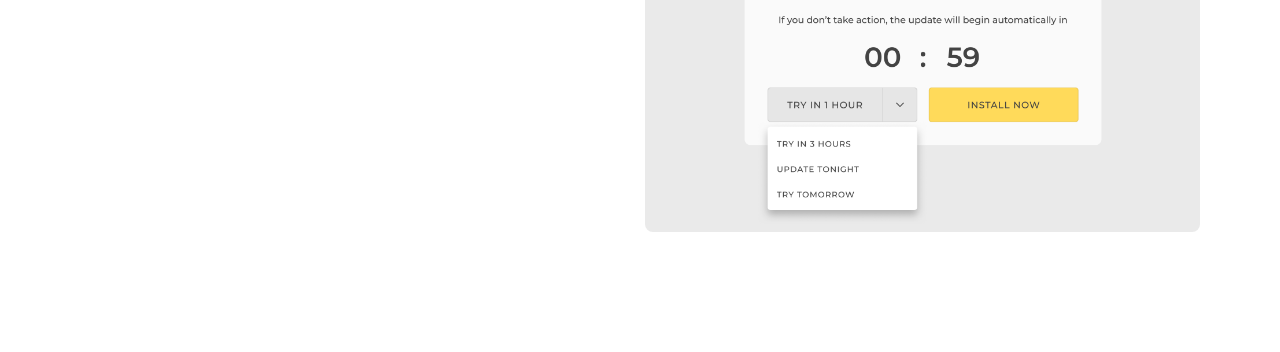
<file: case-sc.html>
<!DOCTYPE html>
<html lang="en">
<head>
    <meta charset="UTF-8">
    <meta name="viewport" content="width=device-width, initial-scale=1.0">
    <meta name="robots" content="noindex, nofollow">
    <title>Smart checkout daytime updates — Dmytro Tanets</title>
    <meta name="description" content="Designed a safe daytime update process that would not interrupt customer service.">
    <link rel="icon" href="favicon.ico?v=portrait-20261118" sizes="32x32">
    <link rel="icon" href="favicon.svg?v=portrait-20261118" type="image/svg+xml">
    <link rel="apple-touch-icon" href="apple-touch-icon.png?v=portrait-20261118">
    <link rel="manifest" href="site.webmanifest?v=portrait-20261118">
    <link rel="preconnect" href="https://fonts.googleapis.com">
    <link rel="preconnect" href="https://fonts.gstatic.com" crossorigin>
    <link rel="preconnect" href="https://api.fontshare.com">
    <link rel="preconnect" href="https://cdn.fontshare.com" crossorigin>
    <link href="https://fonts.googleapis.com/css2?family=Newsreader:opsz,wght@6..72,400&display=swap" rel="stylesheet" media="print" onload="this.media='all'">
    <link href="https://api.fontshare.com/v2/css?f[]=switzer@400,500&display=swap" rel="stylesheet" media="print" onload="this.media='all'">
    <link rel="stylesheet" href="style.css">

    <script src="assets/js/analytics.js" defer></script>
    <link rel="alternate" type="text/plain" href="llms.txt" title="Portfolio text overview">
</head>
<body>
    <!-- Site header: shown only on the stacked (mobile) case layout; desktop uses the × button -->
    <header class="header case-header">
        <a class="brand" href="./" aria-label="Dmytro Tanets, home">
            <img src="images/avatar.png" width="40" height="40" alt="">
            <span class="brand-text">
                <span class="brand-name">Dmytro Tanets</span>
                <span class="brand-role">Product Designer</span>
            </span>
        </a>
        <nav class="links">
            <a class="nav-link animated-link" href="Dmytro-Tanets-CV.pdf" download>
                <span class="label-long">Download CV</span><span class="label-short">CV</span>
            </a>
            <a class="button button-small" href="mailto:dmitriytanets@gmail.com">Get in touch</a>
        </nav>
    </header>

    <a class="close-btn" href="./" data-work-link aria-label="Back to all work">
        <img src="images/icons/close.svg" width="24" height="24" alt="">
    </a>

    <main class="case">
        <div class="case-info">
            <a class="back-link" href="./" data-work-link>
                <svg width="16" height="16" fill="none" viewBox="0 0 24 24" aria-hidden="true">
                    <path d="M19 12H5M12 19l-7-7 7-7" stroke="currentColor" stroke-width="1.5" stroke-linecap="round" stroke-linejoin="round"/>
                </svg>
                <span>Back</span>
            </a>
            <h1 class="case-title">Smart checkout daytime updates</h1>

            <div class="key-info">
                <div class="key-item">
                    <p class="key-label">Role</p>
                    <p class="key-value">UX Designer</p>
                </div>
                <div class="key-divider"></div>
                <div class="key-item">
                    <p class="key-label">Date</p>
                    <p class="key-value">2025</p>
                </div>
                <div class="key-divider"></div>
                <div class="key-item">
                    <p class="key-label">Company</p>
                    <p class="key-value">HS-Soft</p>
                </div>
            </div>

            <div class="case-sections">
                <section class="case-section">
                    <h2>Context</h2>
                    <p>CashAssist is an Android POS system by HS-Soft, used daily by over 2,000 bakeries, cafes, and restaurants. Previously, updates were installed only at night - a limitation that became difficult to manage as our clients spanned multiple time zones, with many operating 24/7</p>
                </section>
                <section class="case-section">
                    <h2>Goal</h2>
                    <p>Design a daytime update process that adapts to what is happening at the checkout. It should never interrupt critical actions like payments, but still get updates installed on time.</p>
                </section>
                <section class="case-section">
                    <h2>Outcome</h2>
                    <p>I defined how updates behave in every checkout state: they wait while a payment is in progress, show a countdown during normal work and prompt directly when the device is idle. I handed over the logic, flowcharts and UI for all states. The feature was not released, as the company soon stopped developing this product line.</p>
                </section>
            </div>
        </div>

        <div class="case-images">
            <button class="case-image" type="button" aria-label="Open image full screen">
                <img src="images/case-sc/01.png" width="3840" height="2880" alt="Flowchart of the daytime update logic">
            </button>
            <button class="case-image" type="button" aria-label="Open image full screen">
                <img src="images/case-sc/02.png" width="3840" height="2880" alt="Checkout screens showing the update states" loading="lazy">
            </button>
            <button class="case-image" type="button" aria-label="Open image full screen">
                <img src="images/case-sc/03.png" width="3840" height="2880" alt="Update notification bars: downloading, ready to install, installed" loading="lazy">
            </button>
            <button class="case-image" type="button" aria-label="Open image full screen">
                <img src="images/case-sc/04.png" width="3840" height="2880" alt="Idle pop-up suggesting to install the update now, with a countdown and postpone options" loading="lazy">
            </button>
        </div>
    </main>

    <div class="lightbox" aria-hidden="true" tabindex="-1">
        <img class="lightbox-img" alt="">
    </div>

    <script src="main.js"></script>
</body>
</html>
</file>
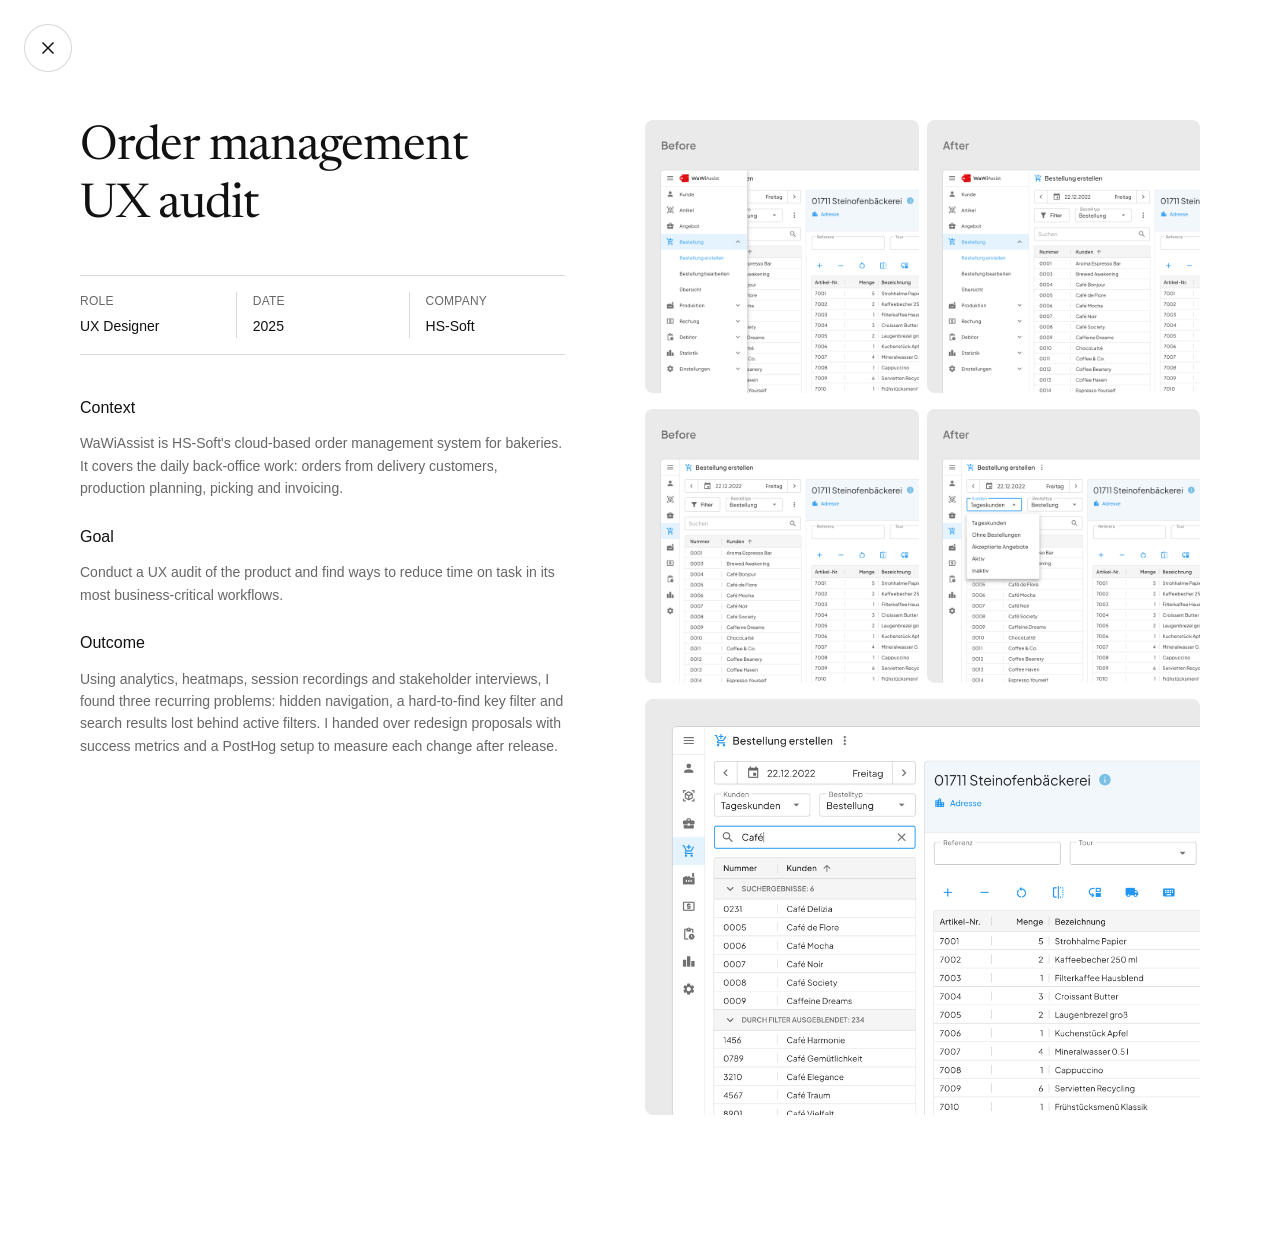
<file: case-wawi.html>
<!DOCTYPE html>
<html lang="en">
<head>
    <meta charset="UTF-8">
    <meta name="viewport" content="width=device-width, initial-scale=1.0">
    <meta name="robots" content="noindex, nofollow">
    <title>Order management UX audit — Dmytro Tanets</title>
    <meta name="description" content="Conducted a UX audit and proposed improvements for the product's most business-critical workflows.">
    <link rel="icon" href="favicon.ico?v=portrait-20261118" sizes="32x32">
    <link rel="icon" href="favicon.svg?v=portrait-20261118" type="image/svg+xml">
    <link rel="apple-touch-icon" href="apple-touch-icon.png?v=portrait-20261118">
    <link rel="manifest" href="site.webmanifest?v=portrait-20261118">
    <link rel="preconnect" href="https://fonts.googleapis.com">
    <link rel="preconnect" href="https://fonts.gstatic.com" crossorigin>
    <link rel="preconnect" href="https://api.fontshare.com">
    <link rel="preconnect" href="https://cdn.fontshare.com" crossorigin>
    <link href="https://fonts.googleapis.com/css2?family=Newsreader:opsz,wght@6..72,400&display=swap" rel="stylesheet" media="print" onload="this.media='all'">
    <link href="https://api.fontshare.com/v2/css?f[]=switzer@400,500&display=swap" rel="stylesheet" media="print" onload="this.media='all'">
    <link rel="stylesheet" href="style.css">

    <script src="assets/js/analytics.js" defer></script>
    <link rel="alternate" type="text/plain" href="llms.txt" title="Portfolio text overview">
</head>
<body>
    <!-- Site header: shown only on the stacked (mobile) case layout; desktop uses the × button -->
    <header class="header case-header">
        <a class="brand" href="./" aria-label="Dmytro Tanets, home">
            <img src="images/avatar.png" width="40" height="40" alt="">
            <span class="brand-text">
                <span class="brand-name">Dmytro Tanets</span>
                <span class="brand-role">Product Designer</span>
            </span>
        </a>
        <nav class="links">
            <a class="nav-link animated-link" href="Dmytro-Tanets-CV.pdf" download>
                <span class="label-long">Download CV</span><span class="label-short">CV</span>
            </a>
            <a class="button button-small" href="mailto:dmitriytanets@gmail.com">Get in touch</a>
        </nav>
    </header>

    <a class="close-btn" href="./" data-work-link aria-label="Back to all work">
        <img src="images/icons/close.svg" width="24" height="24" alt="">
    </a>

    <main class="case">
        <div class="case-info">
            <a class="back-link" href="./" data-work-link>
                <svg width="16" height="16" fill="none" viewBox="0 0 24 24" aria-hidden="true">
                    <path d="M19 12H5M12 19l-7-7 7-7" stroke="currentColor" stroke-width="1.5" stroke-linecap="round" stroke-linejoin="round"/>
                </svg>
                <span>Back</span>
            </a>
            <h1 class="case-title">Order management<br>UX audit</h1>

            <div class="key-info">
                <div class="key-item">
                    <p class="key-label">Role</p>
                    <p class="key-value">UX Designer</p>
                </div>
                <div class="key-divider"></div>
                <div class="key-item">
                    <p class="key-label">Date</p>
                    <p class="key-value">2025</p>
                </div>
                <div class="key-divider"></div>
                <div class="key-item">
                    <p class="key-label">Company</p>
                    <p class="key-value">HS-Soft</p>
                </div>
            </div>

            <div class="case-sections">
                <section class="case-section">
                    <h2>Context</h2>
                    <p>WaWiAssist is HS-Soft's cloud-based order management system for bakeries. It covers the daily back-office work: orders from delivery customers, production planning, picking and invoicing.</p>
                </section>
                <section class="case-section">
                    <h2>Goal</h2>
                    <p>Conduct a UX audit of the product and find ways to reduce time on task in its most business-critical workflows.</p>
                </section>
                <section class="case-section">
                    <h2>Outcome</h2>
                    <p>Using analytics, heatmaps, session recordings and stakeholder interviews, I found three recurring problems: hidden navigation, a hard-to-find key filter and search results lost behind active filters. I handed over redesign proposals with success metrics and a PostHog setup to measure each change after release.</p>
                </section>
            </div>
        </div>

        <div class="case-images">
            <!-- Before / After pairs stay side by side on every screen size -->
            <div class="case-image-pair">
                <button class="case-image case-image--square" type="button" aria-label="Open image full screen">
                    <img src="images/case-wawi/01-before.png" width="2880" height="2880" alt="Before: navigation">
                </button>
                <button class="case-image case-image--square" type="button" aria-label="Open image full screen">
                    <img src="images/case-wawi/01-after.png" width="2880" height="2880" alt="After: navigation">
                </button>
            </div>
            <div class="case-image-pair">
                <button class="case-image case-image--square" type="button" aria-label="Open image full screen">
                    <img src="images/case-wawi/02-before.png" width="2880" height="2880" alt="Before: the key customer filter hidden in the Filter menu" loading="lazy">
                </button>
                <button class="case-image case-image--square" type="button" aria-label="Open image full screen">
                    <img src="images/case-wawi/02-after.png" width="2880" height="2880" alt="After: the key customer filter shown directly in the toolbar" loading="lazy">
                </button>
            </div>
            <button class="case-image" type="button" aria-label="Open image full screen">
                <img src="images/case-wawi/03.png" width="3840" height="2880" alt="Customer search with a separate section for matches hidden by active filters" loading="lazy">
            </button>
        </div>
    </main>

    <div class="lightbox" aria-hidden="true" tabindex="-1">
        <img class="lightbox-img" alt="">
    </div>

    <script src="main.js"></script>
</body>
</html>
</file>
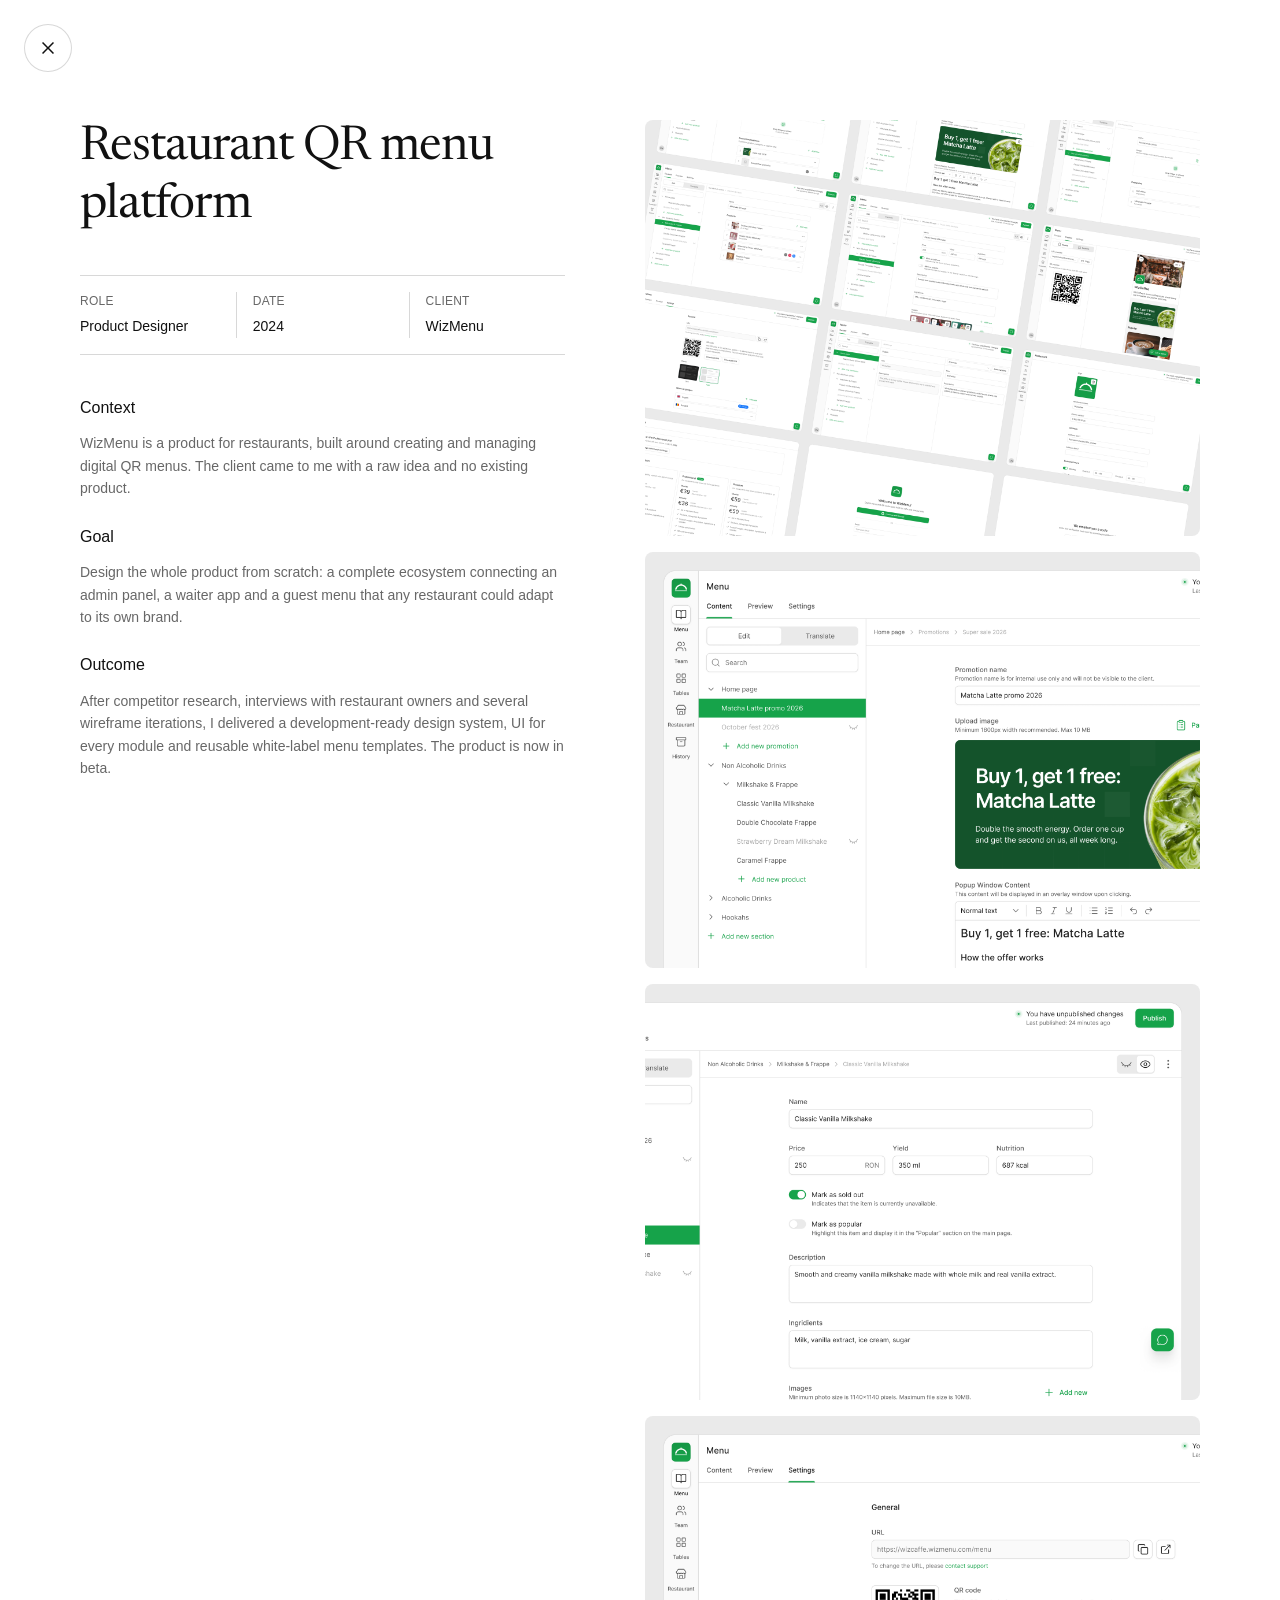
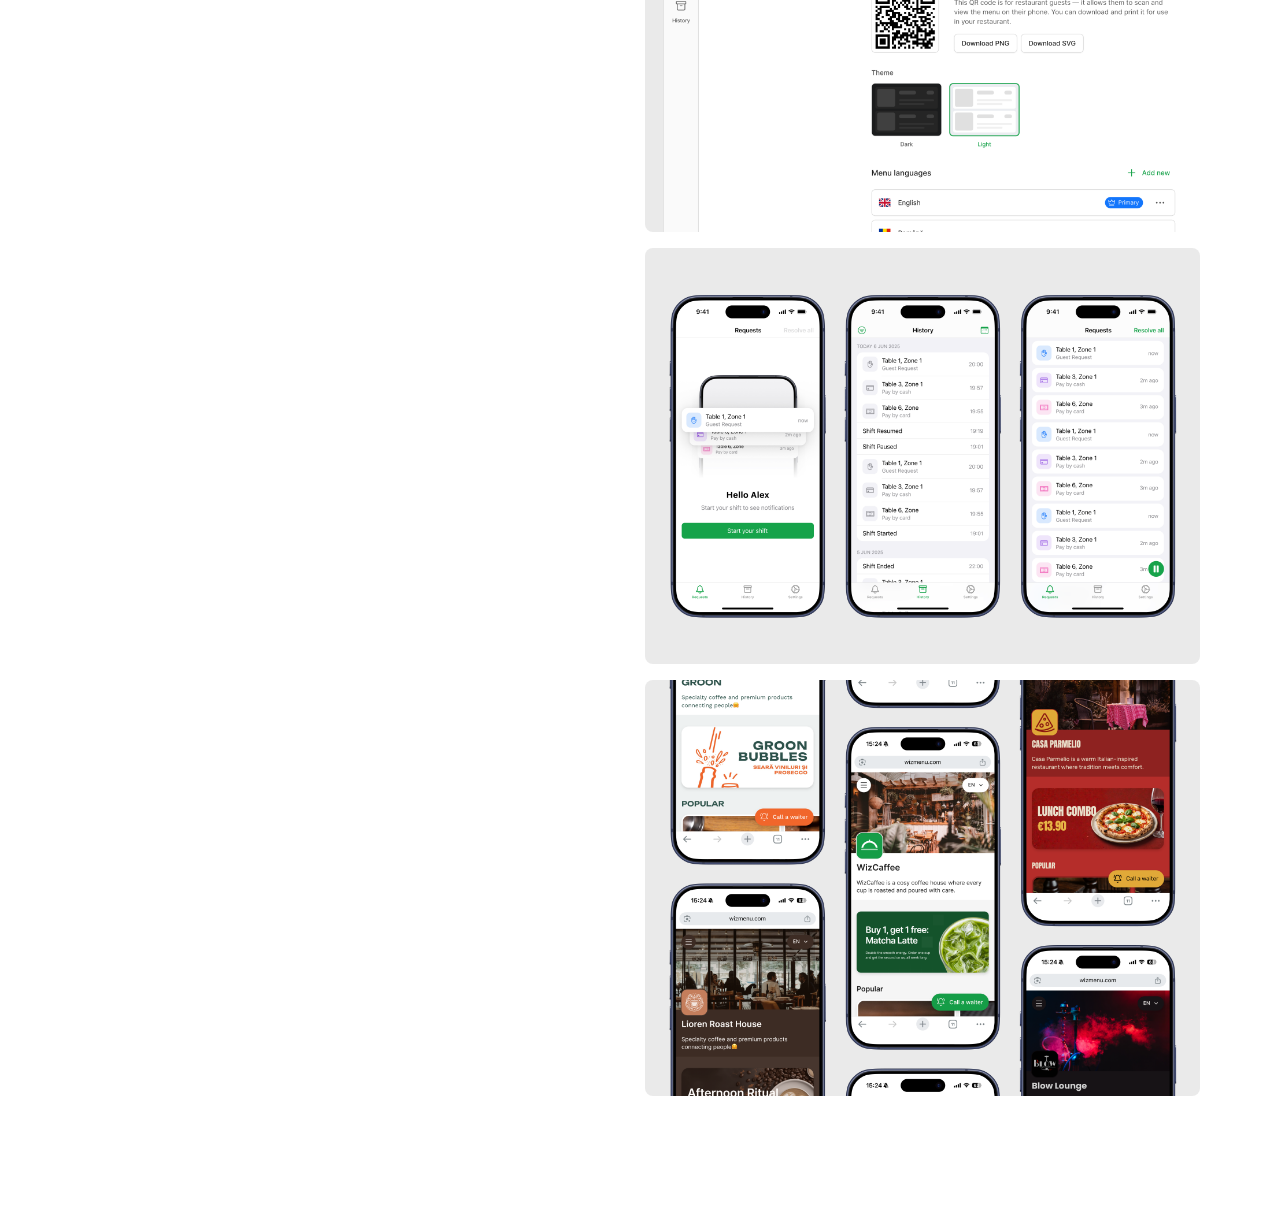
<file: case-wizmenu.html>
<!DOCTYPE html>
<html lang="en">
<head>
    <meta charset="UTF-8">
    <meta name="viewport" content="width=device-width, initial-scale=1.0">
    <meta name="robots" content="noindex, nofollow">
    <title>Restaurant QR menu platform — Dmytro Tanets</title>
    <meta name="description" content="Designed a QR menu product from scratch for WizMenu, including the guest menu, admin panel and waiter app, turning the client's raw idea into a product now in beta.">
    <link rel="icon" href="favicon.ico?v=portrait-20261118" sizes="32x32">
    <link rel="icon" href="favicon.svg?v=portrait-20261118" type="image/svg+xml">
    <link rel="apple-touch-icon" href="apple-touch-icon.png?v=portrait-20261118">
    <link rel="manifest" href="site.webmanifest?v=portrait-20261118">
    <link rel="preconnect" href="https://fonts.googleapis.com">
    <link rel="preconnect" href="https://fonts.gstatic.com" crossorigin>
    <link rel="preconnect" href="https://api.fontshare.com">
    <link rel="preconnect" href="https://cdn.fontshare.com" crossorigin>
    <link href="https://fonts.googleapis.com/css2?family=Newsreader:opsz,wght@6..72,400&display=swap" rel="stylesheet" media="print" onload="this.media='all'">
    <link href="https://api.fontshare.com/v2/css?f[]=switzer@400,500&display=swap" rel="stylesheet" media="print" onload="this.media='all'">
    <link rel="stylesheet" href="style.css">

    <script src="assets/js/analytics.js" defer></script>
    <link rel="alternate" type="text/plain" href="llms.txt" title="Portfolio text overview">
</head>
<body>
    <!-- Site header: shown only on the stacked (mobile) case layout; desktop uses the × button -->
    <header class="header case-header">
        <a class="brand" href="./" aria-label="Dmytro Tanets, home">
            <img src="images/avatar.png" width="40" height="40" alt="">
            <span class="brand-text">
                <span class="brand-name">Dmytro Tanets</span>
                <span class="brand-role">Product Designer</span>
            </span>
        </a>
        <nav class="links">
            <a class="nav-link animated-link" href="Dmytro-Tanets-CV.pdf" download>
                <span class="label-long">Download CV</span><span class="label-short">CV</span>
            </a>
            <a class="button button-small" href="mailto:dmitriytanets@gmail.com">Get in touch</a>
        </nav>
    </header>

    <a class="close-btn" href="./" data-work-link aria-label="Back to all work">
        <img src="images/icons/close.svg" width="24" height="24" alt="">
    </a>

    <main class="case">
        <div class="case-info">
            <a class="back-link" href="./" data-work-link>
                <svg width="16" height="16" fill="none" viewBox="0 0 24 24" aria-hidden="true">
                    <path d="M19 12H5M12 19l-7-7 7-7" stroke="currentColor" stroke-width="1.5" stroke-linecap="round" stroke-linejoin="round"/>
                </svg>
                <span>Back</span>
            </a>
            <h1 class="case-title">Restaurant QR menu platform</h1>

            <div class="key-info">
                <div class="key-item">
                    <p class="key-label">Role</p>
                    <p class="key-value">Product Designer</p>
                </div>
                <div class="key-divider"></div>
                <div class="key-item">
                    <p class="key-label">Date</p>
                    <p class="key-value">2024</p>
                </div>
                <div class="key-divider"></div>
                <div class="key-item">
                    <p class="key-label">Client</p>
                    <p class="key-value">WizMenu</p>
                </div>
            </div>

            <div class="case-sections">
                <section class="case-section">
                    <h2>Context</h2>
                    <p>WizMenu is a product for restaurants, built around creating and managing digital QR menus. The client came to me with a raw idea and no existing product.</p>
                </section>
                <section class="case-section">
                    <h2>Goal</h2>
                    <p>Design the whole product from scratch: a complete ecosystem connecting an admin panel, a waiter app and a guest menu that any restaurant could adapt to its own brand.</p>
                </section>
                <section class="case-section">
                    <h2>Outcome</h2>
                    <p>After competitor research, interviews with restaurant owners and several wireframe iterations, I delivered a development-ready design system, UI for every module and reusable white-label menu templates. The product is now in beta.</p>
                </section>
            </div>
        </div>

        <div class="case-images">
            <button class="case-image" type="button" aria-label="Open image full screen">
                <img src="images/case-wizmenu/01.png" width="3840" height="2880" alt="Overview of the WizMenu admin panel screens">
            </button>
            <button class="case-image" type="button" aria-label="Open image full screen">
                <img src="images/case-wizmenu/02.png" width="3840" height="2880" alt="Promotion editor in the admin panel" loading="lazy">
            </button>
            <button class="case-image" type="button" aria-label="Open image full screen">
                <img src="images/case-wizmenu/03.png" width="3840" height="2880" alt="Menu product editor with an uploaded photo" loading="lazy">
            </button>
            <button class="case-image" type="button" aria-label="Open image full screen">
                <img src="images/case-wizmenu/04.png" width="3840" height="2880" alt="Menu settings" loading="lazy">
            </button>
            <button class="case-image" type="button" aria-label="Open image full screen">
                <img src="images/case-wizmenu/05.png" width="3840" height="2880" alt="Waiter app screens" loading="lazy">
            </button>
            <button class="case-image" type="button" aria-label="Open image full screen">
                <img src="images/case-wizmenu/06.png" width="3840" height="2880" alt="Guest menu on phones for different restaurant brands" loading="lazy">
            </button>
        </div>
    </main>

    <div class="lightbox" aria-hidden="true" tabindex="-1">
        <img class="lightbox-img" alt="">
    </div>

    <script src="main.js"></script>
</body>
</html>
</file>
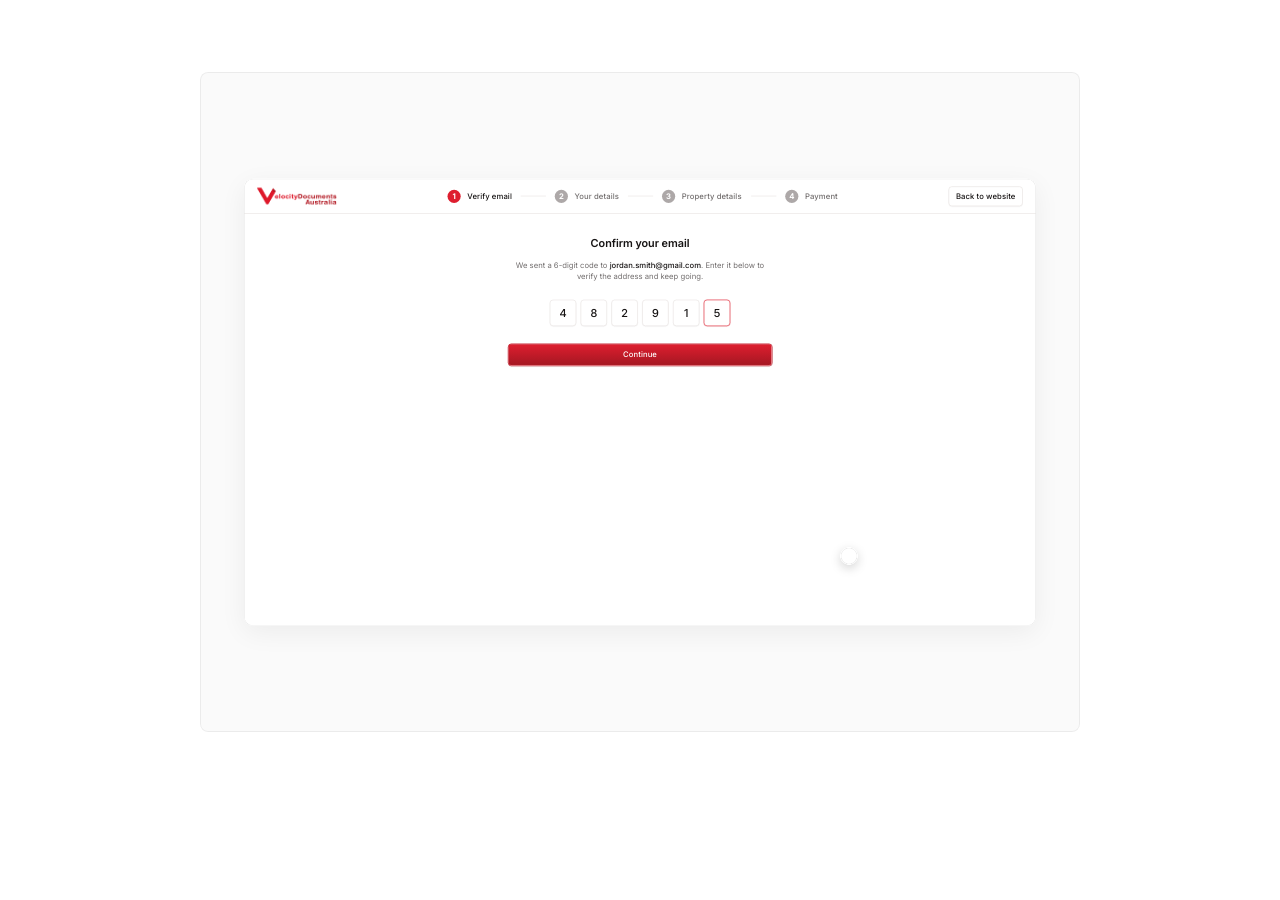
<file: cases/property-documents/checkout/checkout.html>
<!DOCTYPE html>
<html lang="en">
<head>
    <meta charset="UTF-8">
    <meta name="viewport" content="width=device-width, initial-scale=1.0">
    <meta name="robots" content="noindex, nofollow">
    <title>Checkout animation · Dmytro Tanets</title>
    <link rel="icon" href="../../../favicon.ico?v=portrait-20261118" sizes="32x32">
    <link rel="icon" href="../../../favicon.svg?v=portrait-20261118" type="image/svg+xml">
    <link rel="preconnect" href="https://fonts.googleapis.com">
    <link rel="preconnect" href="https://fonts.gstatic.com" crossorigin>
    <link href="https://fonts.googleapis.com/css2?family=Inter:wght@400;500;600&display=swap" rel="stylesheet" media="print" onload="this.media='all'">
    <link rel="stylesheet" href="checkout.css">
    <style>
        /* Demo page only: shows the figure at the case content width */
        *, *::before, *::after { box-sizing: border-box; margin: 0; padding: 0; }
        body { background: #fff; }
        .demo { width: min(880px, 100% - 48px); margin: 72px auto; }
    </style>
    <script src="../../../assets/js/analytics.js" defer></script>
</head>
<body>
    <main class="demo">
        <figure>
            <div data-pd-checkout role="img" aria-label="Checkout: confirm the email with a code, fill in your details and the property details, pay by card, then open the request page."><img src="video/property-documents-checkout-poster.png" width="1600" height="1200" style="width:100%;height:auto" alt="Property document checkout: payment step."></div>
        </figure>
    </main>
    <script src="checkout.js"></script>
</body>
</html>
</file>
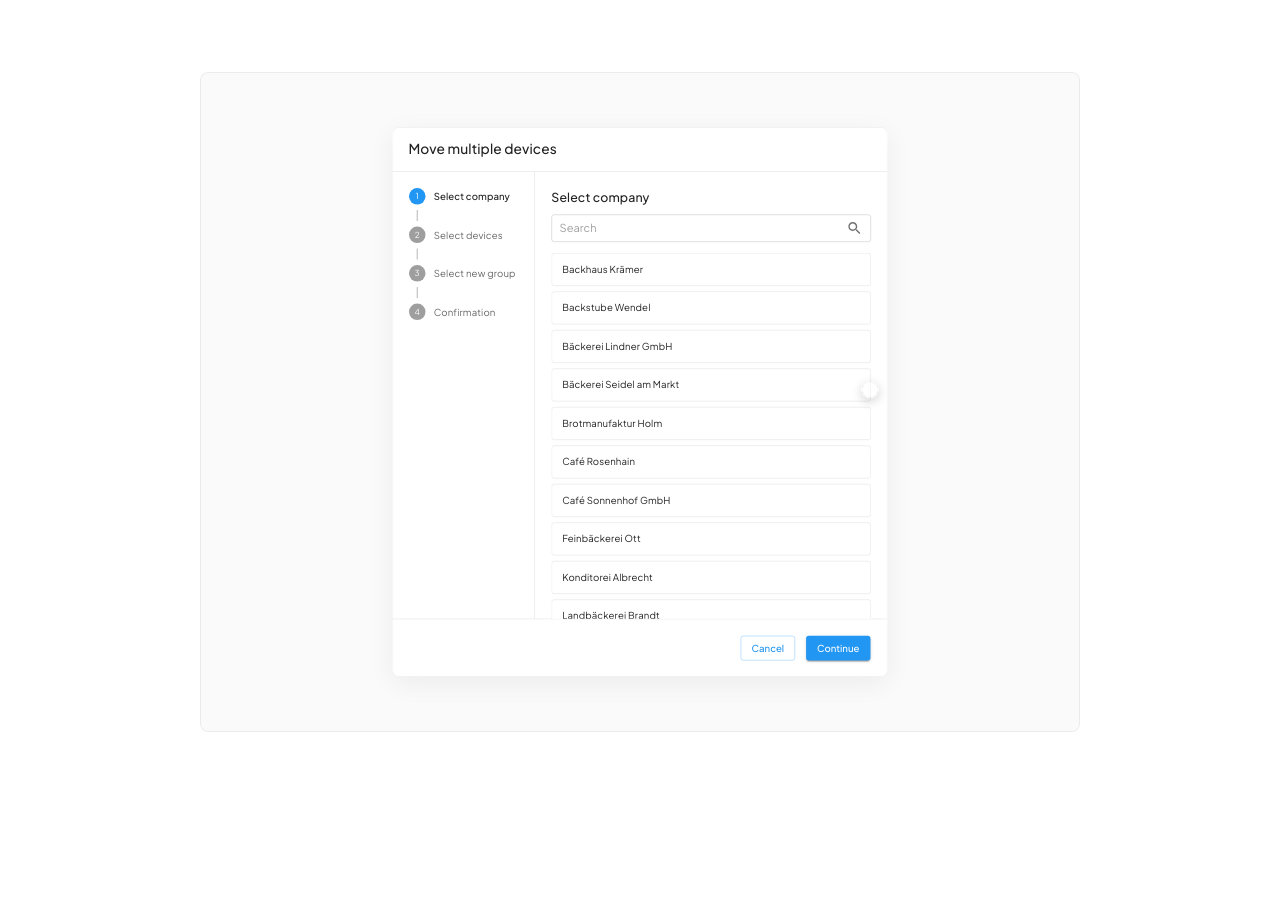
<file: cases/release-groups/wizard/wizard.html>
<!DOCTYPE html>
<html lang="en">
<head>
    <meta charset="UTF-8">
    <meta name="viewport" content="width=device-width, initial-scale=1.0">
    <meta name="robots" content="noindex, nofollow">
    <title>Move multiple devices wizard · Dmytro Tanets</title>
    <link rel="icon" href="../../../favicon.ico?v=portrait-20261118" sizes="32x32">
    <link rel="icon" href="../../../favicon.svg?v=portrait-20261118" type="image/svg+xml">
    <link rel="preconnect" href="https://fonts.googleapis.com">
    <link rel="preconnect" href="https://fonts.gstatic.com" crossorigin>
    <link href="https://fonts.googleapis.com/css2?family=Plus+Jakarta+Sans:wght@400;500;700&display=swap" rel="stylesheet" media="print" onload="this.media='all'">
    <link rel="stylesheet" href="wizard.css">
    <style>
        /* Demo page only: shows the figure at the case content width */
        *, *::before, *::after { box-sizing: border-box; margin: 0; padding: 0; }
        body { background: #fff; }
        .demo { width: min(880px, 100% - 48px); margin: 72px auto; }
    </style>
    <script src="../../../assets/js/analytics.js" defer></script>
</head>
<body>
    <main class="demo">
        <figure>
            <div data-rg-wizard role="img" aria-label="Animation of the Move multiple devices wizard. A cursor selects the company Backhaus Krämer, ticks three devices (Hauptkasse, Wagen 1 and Wagen 2), picks the Wave group and, on the Confirmation step, clicks Move 3 devices."><img src="video/release-groups-wizard-poster.png" width="1600" height="1200" style="width:100%;height:auto" alt="Move multiple devices: group selection and confirmation wizard."></div>
        </figure>
    </main>
    <script src="wizard.js"></script>
</body>
</html>
</file>
<file: assets/css/home.css>
/* Site chrome, colours, type and media treatment match the new case pages. */
:root {
  --bg: #ffffff;
  --ink: #111111;
  --text: #262626;
  --muted: #666666;
  --line: rgba(17, 17, 17, 0.12);
  --link-underline: rgba(17, 17, 17, 0.28);
  --serif: 'Newsreader', Georgia, 'Times New Roman', serif;
  --sans: 'Switzer', -apple-system, BlinkMacSystemFont, 'Helvetica Neue', Arial, sans-serif;
  --content-width: var(--work-content-width);
  --side: 24px;
  --site-side: 24px;
  --section-gap: 112px;
  --media-radius: 8px;
  --media-border: rgba(0, 0, 0, 0.06);
}
*, *::before, *::after { box-sizing: border-box; margin: 0; padding: 0; }
html { -webkit-text-size-adjust: 100%; }
body {
  background: var(--bg);
  color: var(--text);
  font-family: var(--sans);
  font-size: 18px;
  line-height: 30px;
  -webkit-font-smoothing: antialiased;
  -moz-osx-font-smoothing: grayscale;
}
img { display: block; }
p { text-wrap: pretty; }
.icon-sprite { position: absolute; width: 0; height: 0; overflow: hidden; }
.icon { width: 16px; height: 16px; flex: none; display: block; }
.icon-20 { width: 20px; height: 20px; }
a {
  color: var(--ink);
  text-decoration: underline;
  text-decoration-color: var(--link-underline);
  text-decoration-thickness: 1px;
  text-underline-offset: 4px;
  transition: text-decoration-color 0.2s;
}
a:hover { text-decoration-color: var(--ink); }
a:focus-visible { outline: 2px solid var(--ink); outline-offset: 3px; border-radius: 2px; }
.site-header {
  height: 64px;
  padding: 0 var(--site-side);
  display: flex;
  align-items: center;
  justify-content: space-between;
  gap: 16px;
}
.brand { display: flex; align-items: center; gap: 16px; text-decoration: none; }
.brand-text { display: flex; flex-direction: column; gap: 8px; line-height: 1; white-space: nowrap; }
.brand-name { font-size: 16px; font-weight: 500; letter-spacing: -0.01em; color: var(--ink); }
.brand-role { font-size: 14px; letter-spacing: -0.01em; color: var(--muted); }
.links { display: flex; align-items: center; gap: 24px; }
.nav-link { font-size: 14px; line-height: 20px; white-space: nowrap; text-decoration-color: transparent; }
.nav-link:hover { text-decoration-color: var(--ink); }
.label-short { display: none; }
.button {
  height: 40px;
  padding: 0 16px;
  display: inline-flex;
  align-items: center;
  border-radius: 1000px;
  background: var(--ink);
  color: var(--bg);
  font-size: 14px;
  font-weight: 500;
  line-height: 1;
  white-space: nowrap;
  text-decoration: none;
  transition: opacity 0.2s;
}
.button:hover { opacity: 0.88; }
.home-content { width: min(var(--content-width), 100% - 2 * var(--side)); margin-inline: auto; }
.hero { padding-top: 72px; padding-bottom: var(--section-gap); }
.hero-title {
  width: min(880px, 100% - 2 * var(--side));
  margin-inline: auto;
  font-family: var(--serif);
  font-weight: 400;
  font-size: 56px;
  line-height: 60px;
  letter-spacing: -0.02em;
  color: var(--ink);
  text-wrap: balance;
  text-align: center;
}
.hero-title .muted { display: block; color: var(--muted); }
/* Original seven-image carousel and its original motion. */
.carousel { --item-w: 480px; --item-h: 360px; --gap: 24px; --fade: 180px; position: relative; width: 100%; overflow: hidden; margin-top: 96px; }
.carousel::before, .carousel::after { content: ''; position: absolute; top: 0; bottom: 0; width: var(--fade); z-index: 1; pointer-events: none; }
.carousel::before { left: 0; background: linear-gradient(to right, #fff, rgba(255, 255, 255, 0)); }
.carousel::after { right: 0; background: linear-gradient(to left, #fff, rgba(255, 255, 255, 0)); }
.carousel-track { display: flex; width: max-content; animation: carousel-scroll 70s linear infinite; }
.carousel-track img { width: var(--item-w); height: var(--item-h); margin-right: var(--gap); border: 1px solid var(--media-border); border-radius: var(--media-radius); object-fit: cover; flex-shrink: 0; user-select: none; -webkit-user-drag: none; }
@keyframes carousel-scroll { from { transform: translateX(0); } to { transform: translateX(-50%); } }
@media (prefers-reduced-motion: reduce) { .carousel-track { animation-play-state: paused; } }
.home-work { padding-bottom: var(--section-gap); scroll-margin-top: 24px; }
.work-title { font-family: var(--serif); font-weight: 400; font-size: 28px; line-height: 36px; letter-spacing: -0.01em; color: var(--ink); margin-bottom: 48px; }
.site-footer { padding: 28px var(--site-side); border-top: 1px solid var(--line); display: flex; align-items: center; justify-content: space-between; flex-wrap: wrap; gap: 16px 24px; font-size: 14px; line-height: 20px; }
.footer-links { display: flex; align-items: center; flex-wrap: wrap; }
.site-footer a { color: var(--muted); text-decoration-color: transparent; transition: color 0.15s, text-decoration-color 0.2s; }
.site-footer a:hover { color: var(--ink); text-decoration-color: var(--ink); }
.footer-separator { color: #aaaaaa; margin: 0 8px; }
.back-to-top { display: flex; align-items: center; gap: 6px; }
@media (max-width: 1024px) {
  :root { --section-gap: 96px; }
}
@media (max-width: 767px) {
  .carousel { --item-w: 360px; --item-h: 270px; --gap: 16px; --fade: 64px; }
}
@media (max-width: 640px) {
  :root { --section-gap: 72px; }
  body { font-size: 16px; line-height: 24px; }
  .hero { padding-top: 48px; }
  .hero-title { font-size: 32px; line-height: 35px; }
  .home-work .work-card--small .work-card-title { font-size: 22px; line-height: 27px; }
  .home-work .work-card--large .work-card-title { line-height: 29px; }
  .home-work .work-card-summary { line-height: 24px; }
  .carousel { margin-top: 64px; --item-w: 260px; --item-h: 195px; --gap: 12px; --fade: 32px; }
  .work-title { font-size: 24px; line-height: 32px; margin-bottom: 40px; }
}
@media (max-width: 600px) {
  :root { --site-side: 16px; }
  .brand-text { display: none; }
  .links { gap: 16px; }
  .site-footer { flex-direction: column; align-items: flex-start; gap: 16px; }
}
@media (max-width: 359px) {
  .links { gap: 12px; }
  .label-long { display: none; }
  .label-short { display: inline; }
}
</file>
<file: assets/css/work-cards.css>
/* Shared wide layout and case cards for the homepage and case pages. */
:root { --work-content-width: 1280px; }
.site-header,
.site-footer {
  width: min(var(--work-content-width), 100% - 2 * var(--side));
  margin-inline: auto;
  padding-inline: 0;
}
.case-list { display: grid; gap: 32px; }
.case-grid { display: grid; grid-template-columns: repeat(3, minmax(0, 1fr)); gap: 40px 24px; }
.case-list:not([hidden]) + .case-grid:not([hidden]) { margin-top: var(--section-gap); }
[data-case-list][hidden] { display: none; }
.work-card { text-decoration: none; min-width: 0; }
.work-card--large { display: grid; grid-template-columns: minmax(0, 1.15fr) minmax(0, 1fr); align-items: center; gap: 16px; padding: 10px; background: #f5f5f5; border-radius: 16px; }
.work-card--large[data-side="right"] { grid-template-columns: minmax(0, 1fr) minmax(0, 1.15fr); }
.work-card--large[data-side="right"] .work-card-media { grid-column: 2; grid-row: 1; }
.work-card--large[data-side="right"] .work-card-body { grid-column: 1; grid-row: 1; }
.work-card-media { display: block; aspect-ratio: 4 / 3; border: 1px solid var(--media-border); border-radius: var(--media-radius); overflow: hidden; }
.work-card-media img { width: 100%; height: 100%; object-fit: contain; }
/* Existing case placeholder, shared by case figures and missing card covers. */
.media.placeholder { background: #f0f0f0; }
.work-card-body { min-width: 0; }
.work-card--large .work-card-body { padding: 24px 30px; }
.work-card-tags { font-size: 14px; line-height: 20px; color: var(--muted); margin-top: 12px; }
.work-card-title { font-family: var(--serif); font-weight: 400; font-size: 36px; line-height: 40px; letter-spacing: -0.01em; color: var(--ink); text-wrap: pretty; }
.work-card-summary { color: var(--text); margin-top: 24px; font-size: 16px; line-height: 26px; }
.work-card-more { display: inline-flex; align-items: center; gap: 8px; height: 50px; padding: 0 24px; margin-top: 24px; border-radius: 1000px; background: var(--ink); color: var(--bg); font-size: 16px; font-weight: 500; line-height: 24px; transition: opacity 0.2s; }
.work-card:hover .work-card-more { opacity: 0.8; }
.work-card:focus-visible { outline: 2px solid var(--ink); outline-offset: 4px; border-radius: 16px; }
.work-card--small .work-card-body { margin-top: 24px; }
.work-card--small .work-card-title { font-size: 28px; line-height: 36px; }
.work-card--small .work-card-title-text {
  padding-bottom: 2px;
  background-image: linear-gradient(currentColor, currentColor);
  background-repeat: no-repeat;
  background-position: left bottom;
  background-size: 0% 1px;
  /* One background continues across wrapped lines in reading order. */
  -webkit-box-decoration-break: slice;
  box-decoration-break: slice;
  transition: background-size 0.3s ease;
}
.work-card--small:hover .work-card-title-text,
.work-card--small:focus-visible .work-card-title-text { background-size: 100% 1px; }
@media (prefers-reduced-motion: reduce) {
  .work-card--small .work-card-title-text { transition: none; }
}
@media (max-width: 1024px) {
  .work-card-title { font-size: 28px; line-height: 36px; }
  .work-card--large .work-card-body { padding: 12px 24px; }
  .case-grid { grid-template-columns: repeat(2, minmax(0, 1fr)); }
}
@media (max-width: 960px) {
  .work-card--large, .work-card--large[data-side="right"] { grid-template-columns: minmax(0, 1fr); }
  .work-card--large[data-side="right"] .work-card-media, .work-card--large[data-side="right"] .work-card-body { grid-column: auto; grid-row: auto; }
  .work-card--large .work-card-body { padding: 24px 30px; }
}
@media (max-width: 640px) {
  .work-card-title, .work-card--small .work-card-title { font-size: 24px; line-height: 32px; }
  .work-card--large { padding: 0; background: none; border-radius: 0; }
  .work-card--large .work-card-body { padding: 24px 0 0; }
  .work-card-summary, .work-card-more { margin-top: 20px; }
  .case-grid { grid-template-columns: repeat(2, minmax(0, 1fr)); }
}
</file>
<file: cases/wawi-audit/case.css>
/* Case page: WaWi audit. Standalone styles, nothing imported from the old site CSS. */

:root {
  /* Base colours and fonts from the current portfolio */
  --bg: #ffffff;
  --ink: #111111;   /* headings, links, controls */
  --text: #262626;  /* body text */
  --muted: #666666;
  --line: rgba(17, 17, 17, 0.12);
  --link-underline: rgba(17, 17, 17, 0.28);

  --serif: 'Newsreader', Georgia, 'Times New Roman', serif;
  --sans: 'Switzer', -apple-system, BlinkMacSystemFont, 'Helvetica Neue', Arial, sans-serif;

  /* Layout */
  --content-width: 880px;
  --side: 24px;
  --site-side: 24px;
  --section-gap: 112px;

  /* Figures: change the corner radius here, in one place */
  --media-radius: 8px;
  --media-border: rgba(0, 0, 0, 0.06);
}

*, *::before, *::after { box-sizing: border-box; margin: 0; padding: 0; }
html { -webkit-text-size-adjust: 100%; }

body {
  background: var(--bg);
  color: var(--text);
  font-family: var(--sans);
  font-size: 18px;
  line-height: 30px;
  -webkit-font-smoothing: antialiased;
  -moz-osx-font-smoothing: grayscale;
}

img { display: block; }
p, figcaption { text-wrap: pretty; }

/* ── Icons: inline SVG symbols from the sprite in index.html ── */
.icon-sprite { position: absolute; width: 0; height: 0; overflow: hidden; }
.icon { width: 16px; height: 16px; flex: none; display: block; }
.icon-20 { width: 20px; height: 20px; }

a {
  color: var(--ink);
  text-decoration: underline;
  text-decoration-color: var(--link-underline);
  text-decoration-thickness: 1px;
  text-underline-offset: 4px;
  transition: text-decoration-color 0.2s;
}
a:hover { text-decoration-color: var(--ink); }
a:focus-visible { outline: 2px solid var(--ink); outline-offset: 3px; border-radius: 2px; }

/* ── Case content stays centred; site chrome follows the home page ── */
.page {
  width: min(var(--content-width), 100% - 2 * var(--side));
  margin-inline: auto;
}
.page { padding: 72px 0 var(--section-gap); }
.block + .block,
.block + .figure,
.figure + .block { margin-top: var(--section-gap); }
.subsection { margin-top: 48px; }
.subsection > h3 { margin-bottom: 20px; }

/* ── Type ── */
h1 {
  font-family: var(--serif);
  font-weight: 400;
  font-size: 56px;
  line-height: 60px;
  letter-spacing: -0.02em;
  color: var(--ink);
  text-wrap: balance;
}
h2 {
  font-family: var(--serif);
  font-weight: 400;
  font-size: 28px;
  line-height: 36px;
  letter-spacing: -0.01em;
  margin-bottom: 20px;
  color: var(--ink);
  text-wrap: balance;
}
h3 {
  font-size: 18px;
  line-height: 30px;
  font-weight: 500;
  color: var(--ink);
}
.label,
dt,
figcaption {
  font-size: 14px;
  line-height: 20px;
  color: var(--muted);
}

/* ── Site header: full width, same height and gutters as the home page ── */
.site-header {
  height: 64px;
  padding: 0 var(--site-side);
  display: flex;
  align-items: center;
  justify-content: space-between;
  gap: 16px;
}
.brand { display: flex; align-items: center; gap: 16px; text-decoration: none; }
.brand-text { display: flex; flex-direction: column; gap: 8px; line-height: 1; white-space: nowrap; }
.brand-name { font-size: 16px; font-weight: 500; letter-spacing: -0.01em; color: var(--ink); }
.brand-role { font-size: 14px; letter-spacing: -0.01em; color: var(--muted); }

.links { display: flex; align-items: center; gap: 24px; }
.nav-link {
  font-size: 14px;
  line-height: 20px;
  white-space: nowrap;
  text-decoration-color: transparent;
}
.nav-link:hover { text-decoration-color: var(--ink); }
.label-short { display: none; }
.button {
  height: 40px;
  padding: 0 16px;
  display: inline-flex;
  align-items: center;
  border-radius: 1000px;
  background: var(--ink);
  color: var(--bg);
  font-size: 14px;
  font-weight: 500;
  line-height: 1;
  white-space: nowrap;
  text-decoration: none;
  transition: opacity 0.2s;
}
.button:hover { opacity: 0.88; }

/* ── Case header ── */
.back {
  display: flex;
  align-items: center;
  gap: 6px;
  width: fit-content;
  font-size: 14px;
  line-height: 20px;
}
.case-header .label { margin-top: 24px; }
.case-header h1 { margin-top: 16px; }
.lede {
  margin-top: 24px;
  font-size: 20px;
  line-height: 32px;
  color: var(--muted);
}

/* Lead + meta read as one group (32px), the hero stands apart (96px) */
.meta {
  margin-top: 32px;
  padding-top: 24px;
  border-top: 1px solid var(--line);
  display: grid;
  grid-template-columns: repeat(3, 1fr);
  gap: 24px 32px;
}
dt { margin-bottom: 4px; }
dd { font-size: 16px; line-height: 24px; }

.case-header + .hero { margin-top: 96px; }

/* ── Shared labels for summary and constraints ── */
.summary .label,
.constraints dt {
  margin: 0;
  text-transform: uppercase;
  letter-spacing: 0.06em;
}

/* ── Summary and constraints: label on the left, explanation on the right ── */
.summary .row,
.constraint-row {
  display: grid;
  grid-template-columns: 176px minmax(0, 1fr);
  align-items: baseline;
  gap: 24px;
  padding: 24px 0;
}
.summary .row:first-child,
.constraint-row:first-child { padding-top: 0; }
.summary .row:last-child,
.constraint-row:last-child { padding-bottom: 0; }
.summary .row + .row,
.constraint-row + .constraint-row { border-top: 1px solid var(--line); }
.constraints dd { font-size: inherit; line-height: inherit; }

/* ── Fixed flow vs rules ── */
.compare { margin-top: 40px; }
.compare .row + .row {
  margin-top: 24px;
  padding-top: 24px;
  border-top: 1px solid var(--line);
}
.compare h3 { margin-bottom: 4px; }

/* ── Figures: 4:3, caption underneath ── */
.figures { margin-top: 48px; }
.figure + .figure { margin-top: 48px; }

.media {
  position: relative;
  aspect-ratio: 4 / 3;
  border: 1px solid var(--media-border);
  border-radius: var(--media-radius);
  overflow: hidden;
}
.media img {
  width: 100%;
  height: 100%;
  object-fit: cover;
}
.media video {
  position: absolute;
  inset: 0;
  display: block;
  width: 100%;
  height: 100%;
  object-fit: cover;
  visibility: hidden;
}
.video-media.is-playing video { visibility: visible; }
.video-media.is-playing .video-poster { visibility: hidden; }
figcaption { margin-top: 12px; }

/* Before/After pair: two equal figures on one row, Before on the left */
.pair,
.grid-2 {
  display: grid;
  grid-template-columns: 1fr 1fr;
  gap: 16px;
  align-items: start;
}
/* 2x2 artifacts: 16px between columns; rows get more room so each caption stays with its own image */
.grid-2 { row-gap: 40px; }
.pair + .pair { margin-top: 48px; }
.pair .figure + .figure,
.grid-2 .figure + .figure { margin-top: 0; }

/* Three analytics reports share a row. Comparisons use the standard two-column pair. */
.analytics-grid {
  display: grid;
  grid-template-columns: repeat(3, minmax(0, 1fr));
  gap: 24px;
  align-items: start;
}
.analytics-grid .figure + .figure { margin-top: 0; }

/* Research figures stay grouped with the text that explains each step. */
section.block > .figures + p { margin-top: 48px; }

.findings,
.hypotheses,
.metrics { margin-top: 24px; padding-left: 24px; }
.findings li + li,
.hypotheses li + li,
.metrics li + li { margin-top: 16px; }
.findings strong,
.hypotheses strong,
.metrics strong { font-weight: 500; color: var(--ink); }
.metrics + p { margin-top: 24px; }

/* Figure that opens in the lightbox */
.zoom {
  display: block;
  width: 100%;
  padding: 0;
  border: 0;
  background: none;
  color: inherit;
  font: inherit;
  text-align: inherit;
  cursor: zoom-in;
  border-radius: var(--media-radius);
}
.zoom:focus-visible { outline: 2px solid var(--ink); outline-offset: 3px; }

/* Crossfade (only when a second frame is set in case.js) */
.crossfade img { position: absolute; inset: 0; transition: opacity 600ms ease; }
.crossfade img:nth-child(2) { opacity: 0; }
.crossfade.show-b img:nth-child(2) { opacity: 1; }
@media (prefers-reduced-motion: reduce) {
  .crossfade img { transition: none; }
  .crossfade img:nth-child(1) { opacity: 0; }
  .crossfade img:nth-child(2) { opacity: 1; }
}

/* ── Trade-off notes ── */
.tradeoff {
  margin-top: 48px;
  padding: 24px 28px;
  border: 1px solid var(--line);
  border-radius: var(--media-radius);
}
.tradeoff .label { margin-bottom: 6px; }

/* ── Site footer: full width, same gutters as the home page ── */
.site-footer {
  padding: 28px var(--site-side);
  border-top: 1px solid var(--line);
  display: flex;
  align-items: center;
  justify-content: space-between;
  flex-wrap: wrap;
  gap: 16px 24px;
  font-size: 14px;
  line-height: 20px;
}
.footer-links { display: flex; align-items: center; flex-wrap: wrap; }
.site-footer a {
  color: var(--muted);
  text-decoration-color: transparent;
  transition: color 0.15s, text-decoration-color 0.2s;
}
.site-footer a:hover { color: var(--ink); text-decoration-color: var(--ink); }
.footer-separator { color: #aaaaaa; margin: 0 8px; }
.back-to-top { display: flex; align-items: center; gap: 6px; }

/* ── Lightbox: zoom in place ── */
html.lightbox-open { overflow: hidden; }

.lightbox {
  position: fixed;
  inset: 0;
  z-index: 100;
  cursor: zoom-out;
}
.lightbox[hidden] { display: none; }

/* Fully opaque, same colour as the page */
.lb-backdrop {
  position: absolute;
  inset: 0;
  background: var(--bg);
  opacity: 0;
  transition: opacity 250ms ease-out;
}
.lightbox.is-open .lb-backdrop { opacity: 1; }

/* Position and size are set in case.js (fitted rect); FLIP runs on transform */
.lb-img {
  position: fixed;
  left: 0;
  top: 0;
  max-width: none;
  object-fit: cover;
  border-radius: var(--media-radius);
  transform-origin: 0 0;
}
.lb-img.is-animating { transition: transform 250ms ease-out, border-radius 250ms ease-out; }
.lb-video { visibility: hidden; }
.lb-video.is-playing { visibility: visible; }
.lb-img-next { opacity: 0; pointer-events: none; }
.lb-img-next.is-visible { opacity: 1; transition: opacity 150ms ease; }

/* Caption appears once the zoom has finished */
.lb-caption {
  position: fixed;
  left: 0;
  top: 0;
  font-size: 14px;
  line-height: 20px;
  color: var(--muted);
  text-align: center;
  opacity: 0;
}
.lightbox.is-zoomed .lb-caption { opacity: 1; transition: opacity 150ms ease; }

.lb-btn {
  position: fixed;
  width: 40px;
  height: 40px;
  display: flex;
  align-items: center;
  justify-content: center;
  padding: 0;
  border: 0;
  border-radius: 50%;
  background: var(--bg);
  color: var(--ink);
  cursor: pointer;
}
.lb-btn[hidden] { display: none; }
.lb-btn:disabled { opacity: 0.3; cursor: default; }
.lb-btn:focus-visible { outline: 2px solid var(--ink); outline-offset: 0; }
.lb-close { top: 12px; right: 12px; }
.lb-prev,
.lb-next { top: 50%; margin-top: -20px; }
.lb-prev { left: 12px; }
.lb-next { right: 12px; }

@media (prefers-reduced-motion: reduce) {
  .lb-backdrop,
  .lb-img.is-animating,
  .lb-img-next.is-visible,
  .lightbox.is-zoomed .lb-caption { transition: none; }
}

/* ── Smaller screens ── */
@media (max-width: 1024px) {
  :root { --section-gap: 96px; }
}
@media (max-width: 767px) {
  /* Pairs and the artifacts grid stack in order, with the same spacing as other stacked figures */
  .pair,
  .grid-2,
  .analytics-grid { grid-template-columns: 1fr; gap: 48px; }
  .lb-close { top: 4px; right: 4px; }
  .lb-prev { left: 4px; }
  .lb-next { right: 4px; }
}
@media (max-width: 640px) {
  :root { --section-gap: 72px; }
  body { font-size: 16px; line-height: 26px; }
  h1 { font-size: 36px; line-height: 40px; }
  h2 { font-size: 24px; line-height: 32px; }
  .page { padding-top: 48px; }
  .lede { font-size: 18px; line-height: 30px; }
  .meta { margin-top: 24px; grid-template-columns: repeat(2, 1fr); gap: 20px 24px; }
  .summary .row,
  .constraint-row { grid-template-columns: minmax(0, 1fr); gap: 6px; padding-block: 20px; }
  .case-header + .hero { margin-top: 64px; }
  .figures, .tradeoff, .subsection { margin-top: 40px; }
  section.block > .figures + p { margin-top: 40px; }
  .tradeoff { padding: 20px; }
  .figure + .figure { margin-top: 40px; }
  .pair,
  .grid-2,
  .analytics-grid { gap: 40px; }
  .pair + .pair { margin-top: 40px; }
}
@media (max-width: 600px) {
  :root { --site-side: 16px; }
  .brand-text { display: none; } /* logo only, so all three header links fit (as on the home page) */
  .links { gap: 16px; }
  .site-footer { flex-direction: column; align-items: flex-start; gap: 16px; }
}
@media (max-width: 359px) {
  .links { gap: 12px; }
  .label-long { display: none; }
  .label-short { display: inline; }
}

/* Multiple paragraphs from the wireframe retain a paragraph break. */
section.block > p + p { margin-top: 24px; }
</file>
<file: assets/css/next-case.css>
/* Read next sits outside the narrow article, aligned with homepage content. */
.read-next[hidden] { display: none; }
.read-next {
  width: min(var(--work-content-width), 100% - 2 * var(--side));
  margin-inline: auto;
  border-top: 1px solid var(--line);
  padding-block: 48px var(--section-gap);
}
.read-next-title {
  margin: 0 0 48px;
  font-family: var(--serif);
  font-weight: 400;
  font-size: 28px;
  line-height: 36px;
  letter-spacing: -0.01em;
  color: var(--ink);
}
@media (max-width: 640px) {
  .read-next { padding-top: 40px; }
  .read-next-title { font-size: 24px; line-height: 32px; margin-bottom: 40px; }
}
</file>
<file: cases/loan-platform/case.css>
/* Case page: loan platform. Standalone styles, nothing imported from the old site CSS. */

:root {
  /* Base colours and fonts from the current portfolio */
  --bg: #ffffff;
  --ink: #111111;   /* headings, links, controls */
  --text: #262626;  /* body text */
  --muted: #666666;
  --line: rgba(17, 17, 17, 0.12);
  --link-underline: rgba(17, 17, 17, 0.28);

  --serif: 'Newsreader', Georgia, 'Times New Roman', serif;
  --sans: 'Switzer', -apple-system, BlinkMacSystemFont, 'Helvetica Neue', Arial, sans-serif;

  /* Layout */
  --content-width: 880px;
  --side: 24px;
  --site-side: 24px;
  --section-gap: 112px;

  /* Figures: change the corner radius here, in one place */
  --media-radius: 8px;
  --media-border: rgba(0, 0, 0, 0.06);
}

*, *::before, *::after { box-sizing: border-box; margin: 0; padding: 0; }
html { -webkit-text-size-adjust: 100%; }

body {
  background: var(--bg);
  color: var(--text);
  font-family: var(--sans);
  font-size: 18px;
  line-height: 30px;
  -webkit-font-smoothing: antialiased;
  -moz-osx-font-smoothing: grayscale;
}

img { display: block; }
p, figcaption { text-wrap: pretty; }

/* ── Icons: inline SVG symbols from the sprite in index.html ── */
.icon-sprite { position: absolute; width: 0; height: 0; overflow: hidden; }
.icon { width: 16px; height: 16px; flex: none; display: block; }
.icon-20 { width: 20px; height: 20px; }

a {
  color: var(--ink);
  text-decoration: underline;
  text-decoration-color: var(--link-underline);
  text-decoration-thickness: 1px;
  text-underline-offset: 4px;
  transition: text-decoration-color 0.2s;
}
a:hover { text-decoration-color: var(--ink); }
a:focus-visible { outline: 2px solid var(--ink); outline-offset: 3px; border-radius: 2px; }

/* ── Case content stays centred; site chrome follows the home page ── */
.page {
  width: min(var(--content-width), 100% - 2 * var(--side));
  margin-inline: auto;
}
.page { padding: 72px 0 var(--section-gap); }
.block + .block,
.block + .figure,
.figure + .block { margin-top: var(--section-gap); }

/* ── Type ── */
h1 {
  font-family: var(--serif);
  font-weight: 400;
  font-size: 56px;
  line-height: 60px;
  letter-spacing: -0.02em;
  color: var(--ink);
  text-wrap: balance;
}
h2 {
  font-family: var(--serif);
  font-weight: 400;
  font-size: 28px;
  line-height: 36px;
  letter-spacing: -0.01em;
  margin-bottom: 20px;
  color: var(--ink);
  text-wrap: balance;
}
h3 {
  font-size: 18px;
  line-height: 30px;
  font-weight: 500;
  color: var(--ink);
}
.label,
dt,
figcaption {
  font-size: 14px;
  line-height: 20px;
  color: var(--muted);
}

/* ── Site header: full width, same height and gutters as the home page ── */
.site-header {
  height: 64px;
  padding: 0 var(--site-side);
  display: flex;
  align-items: center;
  justify-content: space-between;
  gap: 16px;
}
.brand { display: flex; align-items: center; gap: 16px; text-decoration: none; }
.brand-text { display: flex; flex-direction: column; gap: 8px; line-height: 1; white-space: nowrap; }
.brand-name { font-size: 16px; font-weight: 500; letter-spacing: -0.01em; color: var(--ink); }
.brand-role { font-size: 14px; letter-spacing: -0.01em; color: var(--muted); }

.links { display: flex; align-items: center; gap: 24px; }
.nav-link {
  font-size: 14px;
  line-height: 20px;
  white-space: nowrap;
  text-decoration-color: transparent;
}
.nav-link:hover { text-decoration-color: var(--ink); }
.label-short { display: none; }
.button {
  height: 40px;
  padding: 0 16px;
  display: inline-flex;
  align-items: center;
  border-radius: 1000px;
  background: var(--ink);
  color: var(--bg);
  font-size: 14px;
  font-weight: 500;
  line-height: 1;
  white-space: nowrap;
  text-decoration: none;
  transition: opacity 0.2s;
}
.button:hover { opacity: 0.88; }

/* ── Case header ── */
.back {
  display: flex;
  align-items: center;
  gap: 6px;
  width: fit-content;
  font-size: 14px;
  line-height: 20px;
}
.case-header .label { margin-top: 24px; }
.case-header h1 { margin-top: 16px; }
.lede {
  margin-top: 24px;
  font-size: 20px;
  line-height: 32px;
  color: var(--muted);
}

/* Lead + meta read as one group (32px), the hero stands apart (96px) */
.meta {
  margin-top: 32px;
  padding-top: 24px;
  border-top: 1px solid var(--line);
  display: grid;
  grid-template-columns: repeat(3, 1fr);
  gap: 24px 32px;
}
dt { margin-bottom: 4px; }
dd { font-size: 16px; line-height: 24px; }

.case-header + .hero { margin-top: 96px; }

/* ── Shared labels for summary and constraints ── */
.summary .label,
.constraints dt {
  margin: 0;
  text-transform: uppercase;
  letter-spacing: 0.06em;
}

/* ── Summary and constraints: label on the left, explanation on the right ── */
.summary .row,
.constraint-row {
  display: grid;
  grid-template-columns: 176px minmax(0, 1fr);
  align-items: baseline;
  gap: 24px;
  padding: 24px 0;
}
.summary .row:first-child,
.constraint-row:first-child { padding-top: 0; }
.summary .row:last-child,
.constraint-row:last-child { padding-bottom: 0; }
.summary .row + .row,
.constraint-row + .constraint-row { border-top: 1px solid var(--line); }
.constraints dd { font-size: inherit; line-height: inherit; }

/* ── Fixed flow vs rules ── */
.compare { margin-top: 40px; }

/* ── Figures: 4:3, caption underneath ── */
.figures { margin-top: 48px; }
.figure + .figure { margin-top: 48px; }

.media {
  position: relative;
  aspect-ratio: 4 / 3;
  border: 1px solid var(--media-border);
  border-radius: var(--media-radius);
  overflow: hidden;
}
.media img {
  width: 100%;
  height: 100%;
  object-fit: cover;
}
figcaption { margin-top: 12px; }

/* Before/After pair: two equal figures on one row, Before on the left */
.pair,
.grid-2 {
  display: grid;
  grid-template-columns: 1fr 1fr;
  gap: 16px;
  align-items: start;
}
/* 2x2 artifacts: 16px between columns; rows get more room so each caption stays with its own image */
.grid-2 { row-gap: 40px; }
.pair + .pair { margin-top: 48px; }
.pair .figure + .figure,
.grid-2 .figure + .figure { margin-top: 0; }

/* Figure that opens in the lightbox */
.zoom {
  display: block;
  width: 100%;
  padding: 0;
  border: 0;
  background: none;
  color: inherit;
  font: inherit;
  text-align: inherit;
  cursor: zoom-in;
  border-radius: var(--media-radius);
}
.zoom:focus-visible { outline: 2px solid var(--ink); outline-offset: 3px; }

/* Crossfade (only when a second frame is set in case.js) */
.crossfade img { position: absolute; inset: 0; transition: opacity 600ms ease; }
.crossfade img:nth-child(2) { opacity: 0; }
.crossfade.show-b img:nth-child(2) { opacity: 1; }
@media (prefers-reduced-motion: reduce) {
  .crossfade img { transition: none; }
  .crossfade img:nth-child(1) { opacity: 0; }
  .crossfade img:nth-child(2) { opacity: 1; }
}

/* ── Trade-off notes ── */
.tradeoff {
  margin-top: 48px;
  padding: 24px 28px;
  border: 1px solid var(--line);
  border-radius: var(--media-radius);
}
.tradeoff .label { margin-bottom: 6px; }

/* ── Site footer: full width, same gutters as the home page ── */
.site-footer {
  padding: 28px var(--site-side);
  border-top: 1px solid var(--line);
  display: flex;
  align-items: center;
  justify-content: space-between;
  flex-wrap: wrap;
  gap: 16px 24px;
  font-size: 14px;
  line-height: 20px;
}
.footer-links { display: flex; align-items: center; flex-wrap: wrap; }
.site-footer a {
  color: var(--muted);
  text-decoration-color: transparent;
  transition: color 0.15s, text-decoration-color 0.2s;
}
.site-footer a:hover { color: var(--ink); text-decoration-color: var(--ink); }
.footer-separator { color: #aaaaaa; margin: 0 8px; }
.back-to-top { display: flex; align-items: center; gap: 6px; }

/* ── Lightbox: zoom in place ── */
html.lightbox-open { overflow: hidden; }

.lightbox {
  position: fixed;
  inset: 0;
  z-index: 100;
  cursor: zoom-out;
}
.lightbox[hidden] { display: none; }

/* Fully opaque, same colour as the page */
.lb-backdrop {
  position: absolute;
  inset: 0;
  background: var(--bg);
  opacity: 0;
  transition: opacity 250ms ease-out;
}
.lightbox.is-open .lb-backdrop { opacity: 1; }

/* Position and size are set in case.js (fitted rect); FLIP runs on transform */
.lb-img {
  position: fixed;
  left: 0;
  top: 0;
  max-width: none;
  object-fit: cover;
  border-radius: var(--media-radius);
  transform-origin: 0 0;
}
.lb-img.is-animating { transition: transform 250ms ease-out, border-radius 250ms ease-out; }
.lb-img-next { opacity: 0; pointer-events: none; }
.lb-img-next.is-visible { opacity: 1; transition: opacity 150ms ease; }

/* Caption appears once the zoom has finished */
.lb-caption {
  position: fixed;
  left: 0;
  top: 0;
  font-size: 14px;
  line-height: 20px;
  color: var(--muted);
  text-align: center;
  opacity: 0;
}
.lightbox.is-zoomed .lb-caption { opacity: 1; transition: opacity 150ms ease; }

.lb-btn {
  position: fixed;
  width: 40px;
  height: 40px;
  display: flex;
  align-items: center;
  justify-content: center;
  padding: 0;
  border: 0;
  border-radius: 50%;
  background: var(--bg);
  color: var(--ink);
  cursor: pointer;
}
.lb-btn[hidden] { display: none; }
.lb-btn:disabled { opacity: 0.3; cursor: default; }
.lb-btn:focus-visible { outline: 2px solid var(--ink); outline-offset: 0; }
.lb-close { top: 12px; right: 12px; }
.lb-prev,
.lb-next { top: 50%; margin-top: -20px; }
.lb-prev { left: 12px; }
.lb-next { right: 12px; }

@media (prefers-reduced-motion: reduce) {
  .lb-backdrop,
  .lb-img.is-animating,
  .lb-img-next.is-visible,
  .lightbox.is-zoomed .lb-caption { transition: none; }
}

/* ── Smaller screens ── */
@media (max-width: 1024px) {
  :root { --section-gap: 96px; }
}
@media (max-width: 767px) {
  /* Pairs and the artifacts grid stack in order, with the same spacing as other stacked figures */
  .pair,
  .grid-2 { grid-template-columns: 1fr; gap: 48px; }
  .lb-close { top: 4px; right: 4px; }
  .lb-prev { left: 4px; }
  .lb-next { right: 4px; }
}
@media (max-width: 640px) {
  :root { --section-gap: 72px; }
  body { font-size: 16px; line-height: 26px; }
  h1 { font-size: 36px; line-height: 40px; }
  h2 { font-size: 24px; line-height: 32px; }
  .page { padding-top: 48px; }
  .lede { font-size: 18px; line-height: 30px; }
  .meta { margin-top: 24px; grid-template-columns: repeat(2, 1fr); gap: 20px 24px; }
  .summary .row,
  .constraint-row { grid-template-columns: minmax(0, 1fr); gap: 6px; padding-block: 20px; }
  .case-header + .hero { margin-top: 64px; }
  .figures, .tradeoff { margin-top: 40px; }
  .tradeoff { padding: 20px; }
  .figure + .figure { margin-top: 40px; }
  .pair,
  .grid-2 { gap: 40px; }
  .pair + .pair { margin-top: 40px; }
}
@media (max-width: 600px) {
  :root { --site-side: 16px; }
  .brand-text { display: none; } /* logo only, so all three header links fit (as on the home page) */
  .links { gap: 16px; }
  .site-footer { flex-direction: column; align-items: flex-start; gap: 16px; }
}
@media (max-width: 359px) {
  .links { gap: 12px; }
  .label-long { display: none; }
  .label-short { display: inline; }
}
</file>
<file: cases/property-documents/case.css>
/* Case page: property documents. Same styles as the loan platform case, plus image placeholders,
   a multi-frame crossfade and a constraints list without labels. */

:root {
  /* Base colours and fonts from the current portfolio */
  --bg: #ffffff;
  --ink: #111111;   /* headings, links, controls */
  --text: #262626;  /* body text */
  --muted: #666666;
  --line: rgba(17, 17, 17, 0.12);
  --link-underline: rgba(17, 17, 17, 0.28);

  --serif: 'Newsreader', Georgia, 'Times New Roman', serif;
  --sans: 'Switzer', -apple-system, BlinkMacSystemFont, 'Helvetica Neue', Arial, sans-serif;

  /* Layout */
  --content-width: 880px;
  --side: 24px;
  --site-side: 24px;
  --section-gap: 112px;

  /* Figures: change the corner radius here, in one place */
  --media-radius: 8px;
  --media-border: rgba(0, 0, 0, 0.06);
}

*, *::before, *::after { box-sizing: border-box; margin: 0; padding: 0; }
html { -webkit-text-size-adjust: 100%; }

body {
  background: var(--bg);
  color: var(--text);
  font-family: var(--sans);
  font-size: 18px;
  line-height: 30px;
  -webkit-font-smoothing: antialiased;
  -moz-osx-font-smoothing: grayscale;
}

img { display: block; }
p, figcaption { text-wrap: pretty; }

/* ── Icons: inline SVG symbols from the sprite in index.html ── */
.icon-sprite { position: absolute; width: 0; height: 0; overflow: hidden; }
.icon { width: 16px; height: 16px; flex: none; display: block; }
.icon-20 { width: 20px; height: 20px; }

a {
  color: var(--ink);
  text-decoration: underline;
  text-decoration-color: var(--link-underline);
  text-decoration-thickness: 1px;
  text-underline-offset: 4px;
  transition: text-decoration-color 0.2s;
}
a:hover { text-decoration-color: var(--ink); }
a:focus-visible { outline: 2px solid var(--ink); outline-offset: 3px; border-radius: 2px; }

/* ── Case content stays centred; site chrome follows the home page ── */
.page {
  width: min(var(--content-width), 100% - 2 * var(--side));
  margin-inline: auto;
}
.page { padding: 72px 0 var(--section-gap); }
.block + .block,
.block + .figure,
.figure + .block { margin-top: var(--section-gap); }

/* ── Type ── */
h1 {
  font-family: var(--serif);
  font-weight: 400;
  font-size: 56px;
  line-height: 60px;
  letter-spacing: -0.02em;
  color: var(--ink);
  text-wrap: balance;
}
h2 {
  font-family: var(--serif);
  font-weight: 400;
  font-size: 28px;
  line-height: 36px;
  letter-spacing: -0.01em;
  margin-bottom: 20px;
  color: var(--ink);
  text-wrap: balance;
}
h3 {
  font-size: 18px;
  line-height: 30px;
  font-weight: 500;
  color: var(--ink);
}
.label,
dt,
figcaption {
  font-size: 14px;
  line-height: 20px;
  color: var(--muted);
}

/* ── Site header: full width, same height and gutters as the home page ── */
.site-header {
  height: 64px;
  padding: 0 var(--site-side);
  display: flex;
  align-items: center;
  justify-content: space-between;
  gap: 16px;
}
.brand { display: flex; align-items: center; gap: 16px; text-decoration: none; }
.brand-text { display: flex; flex-direction: column; gap: 8px; line-height: 1; white-space: nowrap; }
.brand-name { font-size: 16px; font-weight: 500; letter-spacing: -0.01em; color: var(--ink); }
.brand-role { font-size: 14px; letter-spacing: -0.01em; color: var(--muted); }

.links { display: flex; align-items: center; gap: 24px; }
.nav-link {
  font-size: 14px;
  line-height: 20px;
  white-space: nowrap;
  text-decoration-color: transparent;
}
.nav-link:hover { text-decoration-color: var(--ink); }
.label-short { display: none; }
.button {
  height: 40px;
  padding: 0 16px;
  display: inline-flex;
  align-items: center;
  border-radius: 1000px;
  background: var(--ink);
  color: var(--bg);
  font-size: 14px;
  font-weight: 500;
  line-height: 1;
  white-space: nowrap;
  text-decoration: none;
  transition: opacity 0.2s;
}
.button:hover { opacity: 0.88; }

/* ── Case header ── */
.back {
  display: flex;
  align-items: center;
  gap: 6px;
  width: fit-content;
  font-size: 14px;
  line-height: 20px;
}
.case-header .label { margin-top: 24px; }
.case-header h1 { margin-top: 16px; }
.lede {
  margin-top: 24px;
  font-size: 20px;
  line-height: 32px;
  color: var(--muted);
}

/* Lead + meta read as one group (32px), the hero stands apart (96px) */
.meta {
  margin-top: 32px;
  padding-top: 24px;
  border-top: 1px solid var(--line);
  display: grid;
  grid-template-columns: repeat(3, 1fr);
  gap: 24px 32px;
}
dt { margin-bottom: 4px; }
dd { font-size: 16px; line-height: 24px; }

.case-header + .hero { margin-top: 96px; }

/* ── Shared labels for summary and constraints ── */
.summary .label,
.constraints dt {
  margin: 0;
  text-transform: uppercase;
  letter-spacing: 0.06em;
}

/* ── Summary and constraints: label on the left, explanation on the right ── */
.summary .row,
.constraint-row {
  display: grid;
  grid-template-columns: 176px minmax(0, 1fr);
  align-items: baseline;
  gap: 24px;
  padding: 24px 0;
}
.summary .row:first-child,
.constraint-row:first-child { padding-top: 0; }
.summary .row:last-child,
.constraint-row:last-child { padding-bottom: 0; }
.summary .row + .row,
.constraint-row + .constraint-row { border-top: 1px solid var(--line); }
.constraints dd { font-size: inherit; line-height: inherit; }

/* Constraints as plain statements, no label column */
.constraint-list { list-style: none; }
.constraint-list li { padding: 24px 0; }
.constraint-list li:first-child { padding-top: 0; }
.constraint-list li:last-child { padding-bottom: 0; }
.constraint-list li + li { border-top: 1px solid var(--line); }

/* ── Fixed flow vs rules ── */
.compare { margin-top: 40px; }
.compare .row + .row {
  margin-top: 24px;
  padding-top: 24px;
  border-top: 1px solid var(--line);
}
.compare h3 { margin-bottom: 4px; }

/* ── Figures: 4:3, caption underneath ── */
.figures { margin-top: 48px; }
.figure + .figure { margin-top: 48px; }

.media {
  position: relative;
  aspect-ratio: 4 / 3;
  border: 1px solid var(--media-border);
  border-radius: var(--media-radius);
  overflow: hidden;
}
.media img {
  width: 100%;
  height: 100%;
  object-fit: cover;
}
figcaption { margin-top: 12px; }

/* Before/After pair: two equal figures on one row, Before on the left */
.pair,
.grid-2 {
  display: grid;
  grid-template-columns: 1fr 1fr;
  gap: 16px;
  align-items: start;
}
/* 2x2 artifacts: 16px between columns; rows get more room so each caption stays with its own image */
.grid-2 { row-gap: 40px; }
.pair + .pair { margin-top: 48px; }
.pair .figure + .figure,
.grid-2 .figure + .figure { margin-top: 0; }

/* Figure that opens in the lightbox */
.zoom {
  display: block;
  width: 100%;
  padding: 0;
  border: 0;
  background: none;
  color: inherit;
  font: inherit;
  text-align: inherit;
  cursor: zoom-in;
  border-radius: var(--media-radius);
}
.zoom:focus-visible { outline: 2px solid var(--ink); outline-offset: 3px; }

/* Image slot still waiting for its file: plain 4:3 box, no text inside */
.media.placeholder { background: #f0f0f0; }

/* Crossfade: frames listed in case.js; only the active one is visible */
.crossfade img { position: absolute; inset: 0; opacity: 0; transition: opacity 600ms ease; }
.crossfade img.is-active { opacity: 1; }
@media (prefers-reduced-motion: reduce) {
  .crossfade img { transition: none; }
}

/* ── Trade-off notes ── */
.tradeoff {
  margin-top: 48px;
  padding: 24px 28px;
  border: 1px solid var(--line);
  border-radius: var(--media-radius);
}
.tradeoff .label { margin-bottom: 6px; }

/* ── Site footer: full width, same gutters as the home page ── */
.site-footer {
  padding: 28px var(--site-side);
  border-top: 1px solid var(--line);
  display: flex;
  align-items: center;
  justify-content: space-between;
  flex-wrap: wrap;
  gap: 16px 24px;
  font-size: 14px;
  line-height: 20px;
}
.footer-links { display: flex; align-items: center; flex-wrap: wrap; }
.site-footer a {
  color: var(--muted);
  text-decoration-color: transparent;
  transition: color 0.15s, text-decoration-color 0.2s;
}
.site-footer a:hover { color: var(--ink); text-decoration-color: var(--ink); }
.footer-separator { color: #aaaaaa; margin: 0 8px; }
.back-to-top { display: flex; align-items: center; gap: 6px; }

/* ── Lightbox: zoom in place ── */
html.lightbox-open { overflow: hidden; }

.lightbox {
  position: fixed;
  inset: 0;
  z-index: 100;
  cursor: zoom-out;
}
.lightbox[hidden] { display: none; }

/* Fully opaque, same colour as the page */
.lb-backdrop {
  position: absolute;
  inset: 0;
  background: var(--bg);
  opacity: 0;
  transition: opacity 250ms ease-out;
}
.lightbox.is-open .lb-backdrop { opacity: 1; }

/* Position and size are set in case.js (fitted rect); FLIP runs on transform */
.lb-img {
  position: fixed;
  left: 0;
  top: 0;
  max-width: none;
  object-fit: cover;
  border-radius: var(--media-radius);
  transform-origin: 0 0;
}
.lb-img.is-animating { transition: transform 250ms ease-out, border-radius 250ms ease-out; }
.lb-img-next { opacity: 0; pointer-events: none; }
.lb-img-next.is-visible { opacity: 1; transition: opacity 150ms ease; }

/* Caption appears once the zoom has finished */
.lb-caption {
  position: fixed;
  left: 0;
  top: 0;
  font-size: 14px;
  line-height: 20px;
  color: var(--muted);
  text-align: center;
  opacity: 0;
}
.lightbox.is-zoomed .lb-caption { opacity: 1; transition: opacity 150ms ease; }

.lb-btn {
  position: fixed;
  width: 40px;
  height: 40px;
  display: flex;
  align-items: center;
  justify-content: center;
  padding: 0;
  border: 0;
  border-radius: 50%;
  background: var(--bg);
  color: var(--ink);
  cursor: pointer;
}
.lb-btn[hidden] { display: none; }
.lb-btn:disabled { opacity: 0.3; cursor: default; }
.lb-btn:focus-visible { outline: 2px solid var(--ink); outline-offset: 0; }
.lb-close { top: 12px; right: 12px; }
.lb-prev,
.lb-next { top: 50%; margin-top: -20px; }
.lb-prev { left: 12px; }
.lb-next { right: 12px; }

@media (prefers-reduced-motion: reduce) {
  .lb-backdrop,
  .lb-img.is-animating,
  .lb-img-next.is-visible,
  .lightbox.is-zoomed .lb-caption { transition: none; }
}

/* ── Smaller screens ── */
@media (max-width: 1024px) {
  :root { --section-gap: 96px; }
}
@media (max-width: 767px) {
  /* Pairs and the artifacts grid stack in order, with the same spacing as other stacked figures */
  .pair,
  .grid-2 { grid-template-columns: 1fr; gap: 48px; }
  .lb-close { top: 4px; right: 4px; }
  .lb-prev { left: 4px; }
  .lb-next { right: 4px; }
}
@media (max-width: 640px) {
  :root { --section-gap: 72px; }
  body { font-size: 16px; line-height: 26px; }
  h1 { font-size: 36px; line-height: 40px; }
  h2 { font-size: 24px; line-height: 32px; }
  .page { padding-top: 48px; }
  .lede { font-size: 18px; line-height: 30px; }
  .meta { margin-top: 24px; grid-template-columns: repeat(2, 1fr); gap: 20px 24px; }
  .summary .row,
  .constraint-row { grid-template-columns: minmax(0, 1fr); gap: 6px; padding-block: 20px; }
  .case-header + .hero { margin-top: 64px; }
  .figures, .tradeoff { margin-top: 40px; }
  .tradeoff { padding: 20px; }
  .figure + .figure { margin-top: 40px; }
  .pair,
  .grid-2 { gap: 40px; }
  .pair + .pair { margin-top: 40px; }
}
@media (max-width: 600px) {
  :root { --site-side: 16px; }
  .brand-text { display: none; } /* logo only, so all three header links fit (as on the home page) */
  .links { gap: 16px; }
  .site-footer { flex-direction: column; align-items: flex-start; gap: 16px; }
}
@media (max-width: 359px) {
  .links { gap: 12px; }
  .label-long { display: none; }
  .label-short { display: inline; }
}

/* The checkout movie shares the still images' reserved 4:3 frame (same as the release-groups wizard). */
.media video, .media .video-poster { display: block; width: 100%; height: 100%; object-fit: cover; }
.media video { position: absolute; inset: 0; visibility: hidden; }
.media.is-playing video { visibility: visible; }
.media.is-playing .video-poster { visibility: hidden; }

/* Lightbox movie: the poster (lbImg) shows until the movie plays on top of it */
.lb-video { visibility: hidden; }
.lb-video.is-playing { visibility: visible; }
</file>
<file: cases/release-groups/case.css>
/* Case page: Release groups. Standalone styles, nothing imported from the old site CSS. */

:root {
  /* Base colours and fonts from the current portfolio */
  --bg: #ffffff;
  --ink: #111111;   /* headings, links, controls */
  --text: #262626;  /* body text */
  --muted: #666666;
  --line: rgba(17, 17, 17, 0.12);
  --link-underline: rgba(17, 17, 17, 0.28);

  --serif: 'Newsreader', Georgia, 'Times New Roman', serif;
  --sans: 'Switzer', -apple-system, BlinkMacSystemFont, 'Helvetica Neue', Arial, sans-serif;

  /* Layout */
  --content-width: 880px;
  --side: 24px;
  --site-side: 24px;
  --section-gap: 112px;

  /* Figures: change the corner radius here, in one place */
  --media-radius: 8px;
  --media-border: rgba(0, 0, 0, 0.06);
}

*, *::before, *::after { box-sizing: border-box; margin: 0; padding: 0; }
html { -webkit-text-size-adjust: 100%; }

body {
  background: var(--bg);
  color: var(--text);
  font-family: var(--sans);
  font-size: 18px;
  line-height: 30px;
  -webkit-font-smoothing: antialiased;
  -moz-osx-font-smoothing: grayscale;
}

img { display: block; }
p, figcaption { text-wrap: pretty; }

/* ── Icons: inline SVG symbols from the sprite in index.html ── */
.icon-sprite { position: absolute; width: 0; height: 0; overflow: hidden; }
.icon { width: 16px; height: 16px; flex: none; display: block; }
.icon-20 { width: 20px; height: 20px; }

a {
  color: var(--ink);
  text-decoration: underline;
  text-decoration-color: var(--link-underline);
  text-decoration-thickness: 1px;
  text-underline-offset: 4px;
  transition: text-decoration-color 0.2s;
}
a:hover { text-decoration-color: var(--ink); }
a:focus-visible { outline: 2px solid var(--ink); outline-offset: 3px; border-radius: 2px; }

/* ── Case content stays centred; site chrome follows the home page ── */
.page {
  width: min(var(--content-width), 100% - 2 * var(--side));
  margin-inline: auto;
}
.page { padding: 72px 0 var(--section-gap); }
.block + .block,
.block + .figure,
.figure + .block { margin-top: var(--section-gap); }

/* ── Type ── */
h1 {
  font-family: var(--serif);
  font-weight: 400;
  font-size: 56px;
  line-height: 60px;
  letter-spacing: -0.02em;
  color: var(--ink);
  text-wrap: balance;
}
h2 {
  font-family: var(--serif);
  font-weight: 400;
  font-size: 28px;
  line-height: 36px;
  letter-spacing: -0.01em;
  margin-bottom: 20px;
  color: var(--ink);
  text-wrap: balance;
}
h3 {
  font-size: 18px;
  line-height: 30px;
  font-weight: 500;
  color: var(--ink);
}
.label,
dt,
figcaption {
  font-size: 14px;
  line-height: 20px;
  color: var(--muted);
}

/* ── Site header: full width, same height and gutters as the home page ── */
.site-header {
  height: 64px;
  padding: 0 var(--site-side);
  display: flex;
  align-items: center;
  justify-content: space-between;
  gap: 16px;
}
.brand { display: flex; align-items: center; gap: 16px; text-decoration: none; }
.brand-text { display: flex; flex-direction: column; gap: 8px; line-height: 1; white-space: nowrap; }
.brand-name { font-size: 16px; font-weight: 500; letter-spacing: -0.01em; color: var(--ink); }
.brand-role { font-size: 14px; letter-spacing: -0.01em; color: var(--muted); }

.links { display: flex; align-items: center; gap: 24px; }
.nav-link {
  font-size: 14px;
  line-height: 20px;
  white-space: nowrap;
  text-decoration-color: transparent;
}
.nav-link:hover { text-decoration-color: var(--ink); }
.label-short { display: none; }
.button {
  height: 40px;
  padding: 0 16px;
  display: inline-flex;
  align-items: center;
  border-radius: 1000px;
  background: var(--ink);
  color: var(--bg);
  font-size: 14px;
  font-weight: 500;
  line-height: 1;
  white-space: nowrap;
  text-decoration: none;
  transition: opacity 0.2s;
}
.button:hover { opacity: 0.88; }

/* ── Case header ── */
.back {
  display: flex;
  align-items: center;
  gap: 6px;
  width: fit-content;
  font-size: 14px;
  line-height: 20px;
}
.case-header .label { margin-top: 24px; }
.case-header h1 { margin-top: 16px; }
.lede {
  margin-top: 24px;
  font-size: 20px;
  line-height: 32px;
  color: var(--muted);
}

/* Lead + meta read as one group (32px), the hero stands apart (96px) */
.meta {
  margin-top: 32px;
  padding-top: 24px;
  border-top: 1px solid var(--line);
  display: grid;
  grid-template-columns: repeat(3, 1fr);
  gap: 24px 32px;
}
dt { margin-bottom: 4px; }
dd { font-size: 16px; line-height: 24px; }

.case-header + .hero { margin-top: 96px; }

/* ── Shared labels for summary and constraints ── */
.summary .label,
.constraints dt {
  margin: 0;
  text-transform: uppercase;
  letter-spacing: 0.06em;
}

/* ── Summary and constraints: label on the left, explanation on the right ── */
.summary .row,
.constraint-row {
  display: grid;
  grid-template-columns: 176px minmax(0, 1fr);
  align-items: baseline;
  gap: 24px;
  padding: 24px 0;
}
.summary .row:first-child,
.constraint-row:first-child { padding-top: 0; }
.summary .row:last-child,
.constraint-row:last-child { padding-bottom: 0; }
.summary .row + .row,
.constraint-row + .constraint-row { border-top: 1px solid var(--line); }
.constraints dd { font-size: inherit; line-height: inherit; }

/* ── Fixed flow vs rules ── */
.compare { margin-top: 40px; }
.compare .row + .row {
  margin-top: 24px;
  padding-top: 24px;
  border-top: 1px solid var(--line);
}
.compare h3 { margin-bottom: 4px; }

/* ── Figures: 4:3, caption underneath ── */
.figures { margin-top: 48px; }
.figure + .figure { margin-top: 48px; }

.media {
  position: relative;
  aspect-ratio: 4 / 3;
  border: 1px solid var(--media-border);
  border-radius: var(--media-radius);
  overflow: hidden;
}
.media img {
  width: 100%;
  height: 100%;
  object-fit: cover;
}
figcaption { margin-top: 12px; }

/* Before/After pair: two equal figures on one row, Before on the left */
.pair,
.grid-2 {
  display: grid;
  grid-template-columns: 1fr 1fr;
  gap: 16px;
  align-items: start;
}
/* 2x2 artifacts: 16px between columns; rows get more room so each caption stays with its own image */
.grid-2 { row-gap: 40px; }
.pair + .pair { margin-top: 48px; }
.pair .figure + .figure,
.grid-2 .figure + .figure { margin-top: 0; }

/* Figure that opens in the lightbox */
.zoom {
  display: block;
  width: 100%;
  padding: 0;
  border: 0;
  background: none;
  color: inherit;
  font: inherit;
  text-align: inherit;
  cursor: zoom-in;
  border-radius: var(--media-radius);
}
.zoom:focus-visible { outline: 2px solid var(--ink); outline-offset: 3px; }

/* Crossfade (only when a second frame is set in case.js) */
.crossfade img { position: absolute; inset: 0; transition: opacity 600ms ease; }
.crossfade img:nth-child(2) { opacity: 0; }
.crossfade.show-b img:nth-child(2) { opacity: 1; }
@media (prefers-reduced-motion: reduce) {
  .crossfade img { transition: none; }
  .crossfade img:nth-child(1) { opacity: 0; }
  .crossfade img:nth-child(2) { opacity: 1; }
}

/* ── Trade-off notes ── */
.tradeoff {
  margin-top: 48px;
  padding: 24px 28px;
  border: 1px solid var(--line);
  border-radius: var(--media-radius);
}
.tradeoff .label { margin-bottom: 6px; }

/* ── Site footer: full width, same gutters as the home page ── */
.site-footer {
  padding: 28px var(--site-side);
  border-top: 1px solid var(--line);
  display: flex;
  align-items: center;
  justify-content: space-between;
  flex-wrap: wrap;
  gap: 16px 24px;
  font-size: 14px;
  line-height: 20px;
}
.footer-links { display: flex; align-items: center; flex-wrap: wrap; }
.site-footer a {
  color: var(--muted);
  text-decoration-color: transparent;
  transition: color 0.15s, text-decoration-color 0.2s;
}
.site-footer a:hover { color: var(--ink); text-decoration-color: var(--ink); }
.footer-separator { color: #aaaaaa; margin: 0 8px; }
.back-to-top { display: flex; align-items: center; gap: 6px; }

/* ── Lightbox: zoom in place ── */
html.lightbox-open { overflow: hidden; }

.lightbox {
  position: fixed;
  inset: 0;
  z-index: 100;
  cursor: zoom-out;
}
.lightbox[hidden] { display: none; }

/* Fully opaque, same colour as the page */
.lb-backdrop {
  position: absolute;
  inset: 0;
  background: var(--bg);
  opacity: 0;
  transition: opacity 250ms ease-out;
}
.lightbox.is-open .lb-backdrop { opacity: 1; }

/* Position and size are set in case.js (fitted rect); FLIP runs on transform */
.lb-img {
  position: fixed;
  left: 0;
  top: 0;
  max-width: none;
  object-fit: cover;
  border-radius: var(--media-radius);
  transform-origin: 0 0;
}
.lb-img.is-animating { transition: transform 250ms ease-out, border-radius 250ms ease-out; }
.lb-img-next { opacity: 0; pointer-events: none; }
.lb-img-next.is-visible { opacity: 1; transition: opacity 150ms ease; }

/* Caption appears once the zoom has finished */
.lb-caption {
  position: fixed;
  left: 0;
  top: 0;
  font-size: 14px;
  line-height: 20px;
  color: var(--muted);
  text-align: center;
  opacity: 0;
}
.lightbox.is-zoomed .lb-caption { opacity: 1; transition: opacity 150ms ease; }

.lb-btn {
  position: fixed;
  width: 40px;
  height: 40px;
  display: flex;
  align-items: center;
  justify-content: center;
  padding: 0;
  border: 0;
  border-radius: 50%;
  background: var(--bg);
  color: var(--ink);
  cursor: pointer;
}
.lb-btn[hidden] { display: none; }
.lb-btn:disabled { opacity: 0.3; cursor: default; }
.lb-btn:focus-visible { outline: 2px solid var(--ink); outline-offset: 0; }
.lb-close { top: 12px; right: 12px; }
.lb-prev,
.lb-next { top: 50%; margin-top: -20px; }
.lb-prev { left: 12px; }
.lb-next { right: 12px; }

@media (prefers-reduced-motion: reduce) {
  .lb-backdrop,
  .lb-img.is-animating,
  .lb-img-next.is-visible,
  .lightbox.is-zoomed .lb-caption { transition: none; }
}

/* ── Smaller screens ── */
@media (max-width: 1024px) {
  :root { --section-gap: 96px; }
}
@media (max-width: 767px) {
  /* Pairs and the artifacts grid stack in order, with the same spacing as other stacked figures */
  .pair,
  .grid-2 { grid-template-columns: 1fr; gap: 48px; }
  .lb-close { top: 4px; right: 4px; }
  .lb-prev { left: 4px; }
  .lb-next { right: 4px; }
}
@media (max-width: 640px) {
  :root { --section-gap: 72px; }
  body { font-size: 16px; line-height: 26px; }
  h1 { font-size: 36px; line-height: 40px; }
  h2 { font-size: 24px; line-height: 32px; }
  .page { padding-top: 48px; }
  .lede { font-size: 18px; line-height: 30px; }
  .meta { margin-top: 24px; grid-template-columns: repeat(2, 1fr); gap: 20px 24px; }
  .summary .row,
  .constraint-row { grid-template-columns: minmax(0, 1fr); gap: 6px; padding-block: 20px; }
  .case-header + .hero { margin-top: 64px; }
  .figures, .tradeoff { margin-top: 40px; }
  .tradeoff { padding: 20px; }
  .figure + .figure { margin-top: 40px; }
  .pair,
  .grid-2 { gap: 40px; }
  .pair + .pair { margin-top: 40px; }
}
@media (max-width: 600px) {
  :root { --site-side: 16px; }
  .brand-text { display: none; } /* logo only, so all three header links fit (as on the home page) */
  .links { gap: 16px; }
  .site-footer { flex-direction: column; align-items: flex-start; gap: 16px; }
}
@media (max-width: 359px) {
  .links { gap: 12px; }
  .label-long { display: none; }
  .label-short { display: inline; }
}

/* The existing wizard movie shares the still images' reserved 4:3 frame. */
.media video, .media .video-poster { display: block; width: 100%; height: 100%; object-fit: cover; }
.media video { position: absolute; inset: 0; visibility: hidden; }
.media.is-playing video { visibility: visible; }
.media.is-playing .video-poster { visibility: hidden; }

/* Lightbox movie: the poster (lbImg) shows until the movie plays on top of it */
.lb-video { visibility: hidden; }
.lb-video.is-playing { visibility: visible; }
</file>
<file: assets/css/content-table.css>
/* Shared editorial table. Uses the portfolio's existing colour and type tokens. */
.content-table-wrap {
  max-width: 100%;
  margin-top: 48px;
  overflow-x: auto;
  border: 1px solid var(--line, rgba(17, 17, 17, 0.12));
  border-radius: var(--media-radius, 8px);
  background: var(--bg, #fff);
}

.content-table-wrap:focus-visible {
  outline: 2px solid var(--ink, #111);
  outline-offset: 3px;
}

.content-table {
  width: 100%;
  min-width: 620px;
  border-collapse: collapse;
  color: var(--text, #262626);
  font-family: var(--sans, sans-serif);
  font-size: 16px;
  line-height: 24px;
  text-align: left;
}

.content-table th,
.content-table td {
  padding: 16px 20px;
  border-bottom: 1px solid var(--line, rgba(17, 17, 17, 0.12));
  vertical-align: middle;
  font-weight: 400;
}

.content-table thead th {
  background: #fafafa;
  color: var(--muted, #666);
  font-size: 14px;
  line-height: 20px;
  font-weight: 500;
}

.content-table tbody tr:last-child > * { border-bottom: 0; }
.content-table th:first-child { width: 40%; }
.content-table td,
.content-table thead th:not(:first-child) { text-align: right; }
.content-table td { font-variant-numeric: tabular-nums; }
.content-table--priorities td:last-child { color: var(--ink, #111); font-weight: 500; }

@media (max-width: 640px) {
  .content-table-wrap { margin-top: 40px; }
  .content-table th,
  .content-table td { padding: 14px 16px; }
}
</file>
<file: style.css>
:root {
  --bg: #ffffff;
  --ink: #111111;
  --ink-muted: rgba(17, 17, 17, 0.64);
  --ink-soft: #666666;
  --line: rgba(17, 17, 17, 0.16);

  --serif: 'Newsreader', Georgia, 'Times New Roman', serif;
  --sans: 'Switzer', -apple-system, BlinkMacSystemFont, 'Helvetica Neue', Arial, sans-serif;

  --gutter: 80px;
  --max-w: 1280px;
  --ease: cubic-bezier(0.16, 1, 0.3, 1);
}

*, *::before, *::after { box-sizing: border-box; margin: 0; padding: 0; }
html { -webkit-text-size-adjust: 100%; }

body {
  font-family: var(--sans);
  background: var(--bg);
  color: var(--ink);
  font-size: 14px;
  line-height: 1.6;
  -webkit-font-smoothing: antialiased;
  -moz-osx-font-smoothing: grayscale;
}

a { color: inherit; text-decoration: none; }
img { display: block; max-width: 100%; }
button { font: inherit; color: inherit; background: none; border: 0; cursor: pointer; }

/* ── Header ── */
.header {
  height: 64px;
  padding: 0 24px;
  display: flex;
  align-items: center;
  justify-content: space-between;
  gap: 16px;
}
.brand { display: flex; align-items: center; gap: 16px; }
.brand-text { display: flex; flex-direction: column; gap: 8px; line-height: 1; white-space: nowrap; }
.brand-name { font-size: 16px; font-weight: 500; letter-spacing: -0.01em; color: var(--ink); }
.brand-role { font-size: 14px; letter-spacing: -0.01em; color: var(--ink-soft); }

.links { display: flex; align-items: center; gap: 24px; }
.nav-link {
  font-size: 14px;
  line-height: 1;
  padding-top: 2px; /* matches .animated-link's 2px bottom padding, so the text sits centred */
  color: var(--ink);
  white-space: nowrap;
}
.label-short { display: none; }

/* ── Hero ── */
.hero {
  padding: 80px 0 96px;
  display: flex;
  flex-direction: column;
  align-items: center;
  gap: 64px;
}
.hero-title {
  width: 860px;
  max-width: calc(100% - 48px);
  font-family: var(--serif);
  font-weight: 400;
  font-size: 48px;
  line-height: 1.2;
  letter-spacing: -0.02em;
  text-align: center;
  color: var(--ink);
}
.hero-title .muted { display: block; color: var(--ink-muted); }

/* ── Carousel (endless, no controls) ── */
.carousel {
  --item-w: 480px;
  --item-h: 360px;
  --gap: 24px;
  --fade: 180px;
  position: relative;
  width: 100%;
  overflow: hidden;
}
.carousel::before,
.carousel::after {
  content: '';
  position: absolute;
  top: 0;
  bottom: 0;
  width: var(--fade);
  z-index: 1;
  pointer-events: none;
}
.carousel::before { left: 0; background: linear-gradient(to right, #fff, rgba(255, 255, 255, 0)); }
.carousel::after { right: 0; background: linear-gradient(to left, #fff, rgba(255, 255, 255, 0)); }

.carousel-track {
  display: flex;
  width: max-content;
  animation: carousel-scroll 70s linear infinite;
}
.carousel-track img {
  width: var(--item-w);
  height: var(--item-h);
  margin-right: var(--gap);
  border-radius: 8px;
  object-fit: cover;
  flex-shrink: 0;
  user-select: none;
  -webkit-user-drag: none;
}
/* The track holds the image set twice, so moving by half its width loops seamlessly. */
@keyframes carousel-scroll {
  from { transform: translateX(0); }
  to { transform: translateX(-50%); }
}
@media (prefers-reduced-motion: reduce) {
  .carousel-track { animation-play-state: paused; }
}

/* ── Selected work ── */
.work {
  max-width: calc(var(--max-w) + var(--gutter) * 2);
  margin: 0 auto;
  padding: 0 var(--gutter) 96px;
  scroll-margin-top: 24px;
}
.work-title {
  font-family: var(--serif);
  font-weight: 400;
  font-size: 40px;
  line-height: 1.2;
  letter-spacing: -0.02em;
  margin-bottom: 48px;
}
.cases { display: flex; flex-direction: column; gap: 24px; }

.case-card {
  --card-bg: #dbeefd;
  --card-ink: var(--ink);
  --card-ink-muted: var(--ink-muted);
  --btn-bg: var(--ink);
  --btn-ink: #dbeefd;
  position: relative;
  display: flex;
  align-items: center;
  height: 500px;
  border-radius: 16px;
  overflow: hidden;
  background: var(--card-bg);
  color: var(--card-ink);
}
.case-card--green {
  --card-bg: #14532b;
  --card-ink: #ffffff;
  --card-ink-muted: rgba(255, 255, 255, 0.64);
  --btn-bg: #ffffff;
  --btn-ink: #14532b;
}
.case-card--wide-text { --body-w: 440px; } /* "Order management UX audit" card is 440px wide in Figma */
.case-card--lavender {
  --card-bg: #e5e3f7;
  --btn-ink: #e5e3f7;
}
.case-card--grey {
  --card-bg: #eaeaea;
  --btn-ink: #ededed;
}
.case-card-body {
  position: relative;
  z-index: 1;
  width: var(--body-w, 420px);
  margin-left: 60px;
  display: flex;
  flex-direction: column;
  align-items: flex-start;
  gap: 32px;
}
.case-card-title {
  font-family: var(--serif);
  font-weight: 400;
  font-size: 36px;
  line-height: 1.2;
  letter-spacing: -0.02em;
}
.case-card-desc { font-size: 14px; line-height: 1.6; color: var(--card-ink-muted); }
.button {
  height: 48px;
  padding: 0 20px;
  display: inline-flex;
  align-items: center;
  border-radius: 1000px;
  background: var(--btn-bg, var(--ink));
  color: var(--btn-ink, #ffffff);
  font-size: 14px;
  font-weight: 500;
  line-height: 1;
  white-space: nowrap;
  transition: opacity 0.2s;
}
.case-card:hover .button,
a.button:hover { opacity: 0.88; }
/* Header CTA: same primary style as the case cards, one size smaller */
.button-small { height: 40px; padding: 0 16px; }
.case-card-image {
  position: absolute;
  top: 0;
  right: 0;
  bottom: 0;
  left: 520px;
  width: calc(100% - 520px);
  height: 100%;
  object-fit: cover;
  object-position: left center;
}

/* ── Footer (kept from the previous site, fonts updated) ── */
.footer {
  --ink-2: #555555;
  --ink-3: #aaaaaa;
  border-top: 1px solid #ebebeb;
  padding: 28px 0;
  font-family: var(--sans);
}
.footer-inner {
  padding: 0 24px; /* same side spacing as the header */
  display: flex;
  align-items: center;
  justify-content: space-between;
}
.footer-links { display: flex; align-items: center; }
.footer-links a { font-size: 14px; color: var(--ink-2); transition: color 0.15s; }
.footer-links a:hover { color: var(--ink); }
.footer-separator { color: var(--ink-3); margin: 0 8px; font-size: 14px; }
.back-to-top-link {
  display: inline-flex;
  align-items: center;
  gap: 6px;
  font-size: 14px;
  color: var(--ink-2);
  transition: color 0.15s;
}
.back-to-top-link:hover { color: var(--ink); }
.animated-link { position: relative; display: inline-block; padding-bottom: 2px; }
/* Keep "Back to top" a real flex row (the generic .animated-link rule above would make it inline-block,
   which sat the arrow on the text baseline, ~5px too high). Its wrapper is flex too, so the text
   lines up exactly with the links on the left. */
.back-to-top-link.animated-link { display: inline-flex; }
.footer-back-to-top { display: flex; }
.animated-link::after {
  content: '';
  position: absolute;
  width: 0;
  height: 1px;
  bottom: 0;
  left: 0;
  background-color: currentColor;
  transition: width 0.3s var(--ease);
}
/* Only on devices with a real mouse; on touch screens :hover "sticks" after a tap */
@media (hover: hover) {
  .animated-link:hover::after { width: 100%; }
}
/* Right after a click the underline stays hidden until the mouse actually moves (see main.js),
   so it doesn't reappear just because the page scrolled back under a still cursor. */
.animated-link.hover-off::after { width: 0; }

/* ════════════════════════
   CASE PAGE
════════════════════════ */
.close-btn {
  position: fixed;
  top: 24px;
  left: 24px;
  z-index: 50;
  width: 48px;
  height: 48px;
  display: flex;
  align-items: center;
  justify-content: center;
  border: 1px solid var(--line);
  border-radius: 1000px;
  background: var(--bg);
  transition: border-color 0.2s;
}
.close-btn:hover { border-color: rgba(17, 17, 17, 0.4); }

/* Mobile-only case page chrome: site header + "Back" link replace the × button */
.case-header { display: none; }
.back-link {
  display: none;
  align-self: flex-start;
  align-items: center;
  gap: 6px;
  font-size: 14px;
  line-height: 1;
  color: var(--ink);
}
.back-link svg { transition: transform 0.3s var(--ease); }
.back-link:hover svg { transform: translateX(-3px); }
.close-btn img { transition: transform 0.5s var(--ease); }
.close-btn:hover img,
.close-btn:focus-visible img { transform: rotate(90deg); }
@media (prefers-reduced-motion: reduce) {
  .close-btn img { transition: none; }
}

.case {
  max-width: calc(var(--max-w) + var(--gutter) * 2);
  margin: 0 auto;
  --case-top: 120px;
  padding: 0 var(--gutter);
  display: grid;
  grid-template-columns: minmax(0, 560fr) minmax(0, 640fr);
  column-gap: 80px;
  align-items: start;
}

/* Works like a fixed panel: exactly one screen tall and stuck at the very top from the first
   pixel of the page, so scrolling never moves the text. Only the images on the right scroll.
   If the text is ever taller than the screen, the panel scrolls on its own (under the cursor). */
.case-info {
  position: sticky;
  top: 0;
  height: 100vh;
  height: 100dvh;
  overflow-y: auto;
  scrollbar-width: none;
  padding: var(--case-top) 0 24px;
  display: flex;
  flex-direction: column;
  gap: 40px;
}
.case-info::-webkit-scrollbar { display: none; }
.case-info > * { flex-shrink: 0; }
/* Soft fade at the bottom while there is more text below (set by main.js) */
.case-info.has-more {
  -webkit-mask-image: linear-gradient(to bottom, #000 calc(100% - 64px), transparent);
  mask-image: linear-gradient(to bottom, #000 calc(100% - 64px), transparent);
}
.case-title {
  font-family: var(--serif);
  font-weight: 400;
  font-size: 48px;
  line-height: 1.2;
  letter-spacing: -0.02em;
}

.key-info {
  display: flex;
  gap: 16px;
  padding: 16px 0;
  border-top: 1px solid var(--line);
  border-bottom: 1px solid var(--line);
}
.key-item { flex: 1 1 0; min-width: 0; display: flex; flex-direction: column; gap: 4px; line-height: 1.6; }
.key-divider { width: 1px; align-self: stretch; background: var(--line); }
.key-label { font-size: 12px; letter-spacing: 0.02em; text-transform: uppercase; color: var(--ink-muted); }
.key-value { font-size: 14px; color: var(--ink); }

.case-sections { display: flex; flex-direction: column; gap: 24px; }
.case-section { display: flex; flex-direction: column; gap: 12px; line-height: 1.6; }
.case-section h2 { font-size: 16px; font-weight: 500; color: var(--ink); }
.case-section p { font-size: 14px; color: var(--ink-muted); }

/* Top and bottom space live inside the image column, so the grid spans the whole page
   and the text panel is never pushed at the start or end of the scroll. */
.case-images { display: flex; flex-direction: column; gap: 16px; padding: var(--case-top) 0 120px; }
/* Before / After: two squares side by side, kept as a pair on every screen size */
.case-image-pair { display: grid; grid-template-columns: minmax(0, 1fr) minmax(0, 1fr); column-gap: 8px; }
.case-image.case-image--square { aspect-ratio: 1 / 1; } /* must beat the 4:3 on .case-image below */
.case-image {
  display: block;
  width: 100%;
  aspect-ratio: 4 / 3;
  border-radius: 8px;
  overflow: hidden;
  cursor: zoom-in;
}
.case-image img { width: 100%; height: 100%; object-fit: cover; }
.case-image:focus-visible { outline: 2px solid var(--ink); outline-offset: 3px; }

/* Lightbox */
.lightbox {
  position: fixed;
  inset: 0;
  z-index: 1000;
  display: flex;
  align-items: center;
  justify-content: center;
  padding: 40px;
  background: rgba(255, 255, 255, 0.96);
  backdrop-filter: blur(8px);
  -webkit-backdrop-filter: blur(8px);
  opacity: 0;
  visibility: hidden;
  transition: opacity 0.3s var(--ease), visibility 0s linear 0.3s;
  cursor: zoom-out;
}
.lightbox.active { opacity: 1; visibility: visible; transition: opacity 0.3s var(--ease); }
.lightbox-img {
  max-width: 100%;
  max-height: 100%;
  border-radius: 8px;
  object-fit: contain;
  box-shadow: 0 24px 64px rgba(0, 0, 0, 0.08);
  transform: scale(0.97);
  transition: transform 0.3s var(--ease);
}
.lightbox.active .lightbox-img { transform: none; }
.lightbox:focus { outline: none; }

/* ── Responsive ── */
@media (max-width: 1100px) {
  :root { --gutter: 40px; }
  .case-card-body { width: 360px; margin-left: 48px; }
  .case-card-image { left: 440px; width: calc(100% - 440px); }

  /* Narrower desktop windows: give the text more width so it still fits on one screen */
  .case { grid-template-columns: minmax(0, 1fr) minmax(0, 1fr); column-gap: 48px; }
  .case-info { gap: 32px; }
  .case-title { font-size: 40px; }
}

@media (max-width: 1100px) and (min-width: 901px) and (max-height: 820px) {
  .case { --case-top: 96px; }
}

@media (max-width: 900px) {
  :root { --gutter: 24px; }

  .hero { padding: 56px 0 72px; gap: 48px; }
  .hero-title { font-size: 36px; }
  .carousel { --item-w: 360px; --item-h: 270px; --gap: 16px; --fade: 64px; }

  .work-title { font-size: 32px; margin-bottom: 32px; }
  .case-card { flex-direction: column; align-items: stretch; height: auto; }
  .case-card-body { width: auto; margin: 0; padding: 40px 32px 32px; gap: 16px; }
  .case-card-title { font-size: 30px; }
  .case-card-image {
    position: static; width: 100%; height: auto; aspect-ratio: 760 / 500;
    /* soft top edge instead of a hard cut where the image meets the text */
    -webkit-mask-image: linear-gradient(to bottom, transparent 0%, #000 40%);
    mask-image: linear-gradient(to bottom, transparent 0%, #000 40%);
  }

  .case { grid-template-columns: minmax(0, 1fr); row-gap: 48px; padding: 24px var(--gutter) 64px; }
  .case-header { display: flex; }
  a.close-btn { display: none; }
  .back-link { display: inline-flex; }
  .case-images { padding: 0; }
  .case-info { position: static; height: auto; overflow: visible; padding: 0; }
  .case-info.has-more { -webkit-mask-image: none; mask-image: none; }
  .case-title { font-size: 36px; }

}

@media (max-width: 600px) {
  :root { --gutter: 16px; }

  .header { padding: 0 16px; }
  .brand-text { display: none; } /* logo only, so all three header links fit */
  .links { gap: 16px; }

  .hero { padding: 40px 0 56px; gap: 40px; }
  .hero-title { font-size: 30px; max-width: calc(100% - 32px); }
  .carousel { --item-w: 260px; --item-h: 195px; --gap: 12px; --fade: 32px; }

  .work-title { font-size: 28px; }
  .case-card-body { padding: 32px 24px 28px; }
  .case-card-title { font-size: 26px; }

  .case { padding-top: 16px; }
  .case-title { font-size: 32px; }
  .key-info { gap: 12px; }

  .footer-inner { flex-direction: column; align-items: flex-start; gap: 16px; padding: 0 16px; }
  .footer-links { flex-wrap: wrap; row-gap: 8px; }
}

@media (max-width: 359px) {
  /* very narrow phones: shorter CV label and tighter spacing */
  .links { gap: 12px; }
  .label-long { display: none; }
  .label-short { display: inline; }
}
</file>
<file: cases/property-documents/checkout/checkout.css>
/* Property documents case: animated checkout.
   Self-contained figure, built and recorded like the release-groups wizard. The demo page loads:
   - Inter 400/500/600 from Google Fonts (see checkout.html),
   - checkout.js, which builds the stage inside every [data-pd-checkout] element.
   Source of truth: Figma 41FTN2v2LSgy0IDq5rANIH, page property-documents,
   frames 295:7743, 295:7801, 295:7881, 295:8114, 295:8313, 295:8364. All sizes are stage px (1600×1200).
   Every timed change (fades, hover, press, scroll, cursor) is driven by checkout.js from one clock,
   so a frame-by-frame recording matches live playback exactly. No CSS transitions here. */

.pdc {
  --pdc-font: 'Inter', -apple-system, BlinkMacSystemFont, 'Helvetica Neue', Arial, sans-serif;
  --pdc-ink: #171414;
  --pdc-muted: #726E6E;
  --pdc-line: #E5E0DF;
  --pdc-red: #DE1E2F;
  --pdc-shadow-xs: 0 1px 2px rgba(0, 0, 0, 0.05);

  position: relative;
  display: block;
  width: 100%;
  aspect-ratio: 4 / 3;
  overflow: hidden;
  border-radius: var(--media-radius, 8px);
  background: #FAFAFA;
  pointer-events: none;
  user-select: none;
  -webkit-user-select: none;
}
/* Hairline like the case page figures, drawn on top so it never changes the stage geometry */
.pdc::after {
  content: '';
  position: absolute;
  inset: 0;
  border-radius: inherit;
  box-shadow: inset 0 0 0 1px var(--media-border, rgba(0, 0, 0, 0.06));
  pointer-events: none;
}

/* Built at 1600×1200, scaled as one unit by checkout.js */
.pdc-stage {
  position: absolute;
  left: 0;
  top: 0;
  width: 1600px;
  height: 1200px;
  transform-origin: 0 0;
  background: #FAFAFA;
  font-family: var(--pdc-font);
  font-weight: 400;
  font-size: 14px;
  line-height: 20px;
  letter-spacing: 0.16px;
  color: var(--pdc-ink);
  -webkit-font-smoothing: antialiased;
  -moz-osx-font-smoothing: grayscale;
  text-rendering: geometricPrecision;
}
.pdc-stage *,
.pdc-stage *::before,
.pdc-stage *::after { box-sizing: border-box; margin: 0; padding: 0; }
.pdc-stage img { display: block; max-width: none; }

/* ── Browser card ── */
.pdc-card {
  position: absolute;
  left: 80px;
  top: 194px;
  width: 1440px;
  height: 813px;
  background: #fff;
  border-radius: 16px;
  box-shadow: 0 12px 48px rgba(0, 0, 0, 0.06);
  overflow: hidden;
  isolation: isolate; /* the header's z-index stays inside the card, under the request page and the cursor */
}
/* 1px border drawn on top, so children keep the frame coordinates (as in Figma) */
.pdc-card::after {
  content: '';
  position: absolute;
  inset: 0;
  border-radius: inherit;
  box-shadow: inset 0 0 0 1px #E5E5E5;
  pointer-events: none;
  z-index: 3;
}

/* ── Header: logo, stepper, Back to website. Stays in place on steps 1–5 ── */
.pdc-header {
  position: relative;
  z-index: 2;
  height: 64px;
  padding: 0 24px;
  background: #fff;
  border-bottom: 1px solid var(--pdc-line);
  display: flex;
  align-items: center;
  justify-content: space-between;
}
.pdc-logo { width: 145px; height: 32px; object-fit: contain; }

.pdc-steps { list-style: none; display: flex; align-items: center; gap: 16px; }
.pdc-step { display: flex; align-items: center; gap: 12px; }
.pdc-step-num {
  position: relative;
  width: 24px; height: 24px;
  border-radius: 50%;
  background: #ADA8A8;
  color: #fff;
  font-weight: 500;
  display: flex; align-items: center; justify-content: center;
}
.pdc-step-num img { position: absolute; left: 4px; top: 4px; width: 16px; height: 16px; display: none; }
.pdc-step-label { font-weight: 500; color: var(--pdc-muted); white-space: nowrap; }
.pdc-step-line { width: 46px; height: 1px; background: var(--pdc-line); }
.pdc-step.is-current .pdc-step-num { background: var(--pdc-red); }
.pdc-step.is-current .pdc-step-label { color: var(--pdc-ink); }
.pdc-step.is-done .pdc-step-num b { display: none; }
.pdc-step.is-done .pdc-step-num img { display: block; }

.pdc-btn-secondary {
  width: 135px;
  height: 36px;
  padding: 0 12px;
  border: 1px solid var(--pdc-line);
  border-radius: 6px;
  background: #fff;
  filter: drop-shadow(0 1px 1px rgba(0, 0, 0, 0.05));
  display: flex; align-items: center; justify-content: center;
  font-weight: 500;
  white-space: nowrap;
}

/* ── Content area: one panel per step, only this part changes ── */
.pdc-content { position: absolute; left: 0; right: 0; top: 64px; bottom: 0; }
.pdc-panel { position: absolute; inset: 0; display: flex; visibility: hidden; opacity: 0; }

.pdc-main { position: relative; flex: 1 1 0; min-width: 0; height: 100%; overflow: hidden; }
.pdc-scroll { padding: 40px; }
.pdc-col { width: 640px; margin: 0 auto; display: flex; flex-direction: column; gap: 32px; }
.pdc-form { display: flex; flex-direction: column; gap: 32px; }
.pdc-section { display: flex; flex-direction: column; gap: 24px; }
.pdc-fields { display: flex; flex-direction: column; gap: 16px; }
.pdc-field { display: flex; flex-direction: column; gap: 6px; }

.pdc-h1 { font-size: 20px; line-height: 28px; font-weight: 600; letter-spacing: 0; white-space: nowrap; }
.pdc-h2 { font-size: 16px; line-height: 24px; font-weight: 600; letter-spacing: 0; white-space: nowrap; }
.pdc-label-row { min-height: 16px; display: flex; align-items: center; justify-content: space-between; }
.pdc-label { font-size: 12px; line-height: 16px; letter-spacing: 0; color: var(--pdc-muted); white-space: nowrap; }
.pdc-link { font-size: 12px; line-height: 16px; letter-spacing: 0; color: #A51722; white-space: nowrap; }
.pdc-caption { font-size: 12px; line-height: 16px; letter-spacing: 0; color: var(--pdc-muted); }

/* Text inputs */
.pdc-input {
  position: relative;
  height: 40px;
  padding: 0 12px;
  border: 1px solid var(--pdc-line);
  border-radius: 6px;
  background: #fff;
  box-shadow: var(--pdc-shadow-xs);
  display: flex; align-items: center;
  line-height: normal;
  white-space: nowrap;
  overflow: hidden;
}
.pdc-input.is-readonly { background: #FBF9F9; color: #565151; box-shadow: none; }
.pdc-input.is-select { justify-content: space-between; box-shadow: none; filter: drop-shadow(0 1px 1px rgba(0, 0, 0, 0.05)); line-height: 20px; }
.pdc-input.is-select img { width: 20px; height: 20px; }
.pdc-input.is-area { height: 80px; align-items: flex-start; padding-top: 9px; line-height: 20px; }
.pdc-input.has-icon { padding-left: 40px; }
/* Focus ring on the active field: same red border and soft ring as the focused code box in frame 295:7743 */
.pdc-input.is-focus,
.pdc-phone.is-focus { border-color: var(--pdc-red); box-shadow: 0 0 0 1px rgba(222, 30, 47, 0.16), var(--pdc-shadow-xs); }
.pdc-val { white-space: pre; }
/* Keep the empty field's caret at the text start, with the hint behind it. */
.pdc-val:empty::before {
  content: attr(data-placeholder);
  display: inline-block;
  width: 0;
  color: var(--pdc-muted);
}
.pdc-tcaret { flex: none; width: 1px; height: 17px; margin-left: 1px; background: var(--pdc-ink); opacity: 0; }
.pdc-input.is-area .pdc-tcaret { height: 18px; margin-top: 1px; }
.pdc-input-icon { position: absolute; left: 14px; top: 9px; width: 18px; height: 18px; }

/* Phone: country button + number */
.pdc-phone {
  height: 40px;
  padding: 0 12px;
  border: 1px solid var(--pdc-line);
  border-radius: 6px;
  background: #fff;
  filter: drop-shadow(0 1px 1px rgba(0, 0, 0, 0.05));
  display: flex; align-items: flex-start;
}
.pdc-phone-country {
  width: 93.125px; height: 38px;
  padding-right: 8px;
  border-right: 1px solid var(--pdc-line);
  display: flex; align-items: center; justify-content: space-between;
}
.pdc-phone-country span { display: flex; align-items: center; gap: 6px; }
.pdc-flag { width: 28px; height: 20px; border-radius: 4px; overflow: hidden; display: flex; align-items: center; justify-content: center; }
.pdc-flag img { width: 28px; height: 18.664px; }
.pdc-phone-country > img { width: 20px; height: 20px; }
.pdc-phone-number { height: 38px; padding-left: 12px; display: flex; align-items: center; line-height: normal; }

/* Primary button: red gradient, light border, dark outer ring (as in the frames).
   --h (hover) and --p (pressed) darken it; both are set by checkout.js. */
.pdc-btn {
  --h: 0;
  --p: 0;
  position: relative;
  height: 40px;
  padding: 0 16px;
  border: 1.5px solid #FB4958;
  border-radius: 6px;
  background: linear-gradient(180deg, #DE1E2F 0%, #A51722 100%);
  filter: drop-shadow(0 1px 1px rgba(0, 0, 0, 0.05));
  display: flex; align-items: center; justify-content: center;
  color: #fff;
  font-weight: 500;
  white-space: nowrap;
}
.pdc-btn::after {
  content: '';
  position: absolute;
  inset: -1.5px;
  border: 1px solid #A51722;
  border-radius: 6px;
}
.pdc-btn::before {
  content: '';
  position: absolute;
  inset: 0;
  border-radius: 4.5px;
  background: #5C0A12;
  opacity: calc(var(--h) * 0.14 + var(--p) * 0.14);
}
.pdc-btn span { position: relative; transform: translateY(calc(var(--p) * 0.5px)); }
.pdc-btn.is-block { width: 100%; }

/* ── Step 1: verify email ── */
.pdc-verify { width: 480px; margin: 0 auto; display: flex; flex-direction: column; align-items: center; gap: 32px; }
.pdc-verify-head { display: flex; flex-direction: column; gap: 16px; text-align: center; }
.pdc-lead { width: 480px; letter-spacing: 0; color: var(--pdc-muted); }
.pdc-lead b { font-weight: 500; color: var(--pdc-ink); }
.pdc-otp { display: flex; gap: 8px; }
.pdc-otp-box {
  position: relative;
  width: 48px; height: 48px;
  border: 1px solid var(--pdc-line);
  border-radius: 6px;
  background: #fff;
  box-shadow: var(--pdc-shadow-xs);
  display: flex; align-items: center; justify-content: center;
  font-size: 20px; line-height: 28px; font-weight: 500; letter-spacing: 0;
}
.pdc-otp-box.is-focus { border-color: var(--pdc-red); box-shadow: 0 0 0 1px rgba(222, 30, 47, 0.16), var(--pdc-shadow-xs); }
.pdc-caret { position: absolute; left: 22.5px; top: 13px; width: 1px; height: 20px; background: var(--pdc-ink); opacity: 0; }

/* ── Steps 3 and 4: sidebar with the order summary ── */
.pdc-side {
  flex: none;
  width: 480px;
  height: 100%;
  padding: 40px 32px;
  border-left: 1px solid var(--pdc-line);
  overflow: hidden;
}
.pdc-side-in { width: 415px; display: flex; flex-direction: column; gap: 24px; }
.pdc-alert {
  padding: 16px;
  border: 1px solid var(--pdc-line);
  border-radius: 8px;
  background: #FBF9F9;
  display: grid;
  grid-template-columns: 20px 349px;
  column-gap: 12px;
  row-gap: 4px;
}
.pdc-alert img { grid-row: 1 / span 2; width: 20px; height: 20px; }
.pdc-alert b { font-weight: 500; }
.pdc-lines { display: flex; flex-direction: column; gap: 8px; }
.pdc-line { min-height: 36px; padding: 8px 0; display: flex; align-items: center; gap: 16px; }
.pdc-line span:first-child { flex: 1 1 0; min-width: 0; color: var(--pdc-muted); }
.pdc-line span:last-child { white-space: nowrap; text-align: right; }
.pdc-rule { height: 1px; background: var(--pdc-line); }
.pdc-total { display: flex; flex-direction: column; gap: 4px; }
.pdc-total strong { font-size: 24px; line-height: 32px; font-weight: 600; letter-spacing: 0; white-space: nowrap; }

/* Checkboxes in a two-column field set */
.pdc-checks { position: relative; width: 640px; }
.pdc-check { position: absolute; width: 308px; display: flex; align-items: flex-start; gap: 12px; }
.pdc-check.is-static { position: relative; }
/* Hover: light grey row behind the checkbox and its label */
.pdc-check::before {
  content: '';
  position: absolute;
  left: -6px; right: -6px; top: -5px; bottom: -5px;
  border-radius: 6px;
  background: #F7F3F2;
  opacity: var(--h, 0);
}
.pdc-box-wrap { position: relative; width: 24px; height: 24px; display: flex; align-items: center; justify-content: center; }
.pdc-box {
  position: relative;
  width: 20px; height: 20px;
  border: 1px solid var(--pdc-line);
  border-radius: 4px;
  background: #fff;
}
.pdc-box img { position: absolute; left: 3px; top: 3px; width: 12px; height: 12px; display: none; }
.pdc-check.is-on .pdc-box { border-color: var(--pdc-red); background: var(--pdc-red); }
.pdc-check.is-on .pdc-box img { display: block; }
.pdc-check-label { position: relative; min-height: 24px; display: flex; align-items: center; white-space: nowrap; }

/* ── Step 4: payment ── */
.pdc-wallets { display: grid; grid-template-columns: 312px 312px; gap: 16px; }
.pdc-wallet { height: 48px; border-radius: 6px; display: flex; align-items: center; justify-content: center; }
.pdc-wallet.is-apple { background: #000; }
.pdc-wallet.is-google { background: #fff; border: 1px solid #747775; }
.pdc-or { display: flex; align-items: center; gap: 16px; }
.pdc-or i { flex: 1 1 0; height: 1px; background: var(--pdc-line); }
.pdc-row { display: flex; gap: 16px; }

/* ── Step 5: order placed ── */
.pdc-done { flex: 1; display: flex; align-items: center; justify-content: center; padding: 64px 24px; }
.pdc-done-in { width: 480px; display: flex; flex-direction: column; align-items: center; gap: 24px; text-align: center; }
.pdc-done-icon { width: 64px; height: 64px; border-radius: 50%; background: #196632; display: flex; align-items: center; justify-content: center; }
.pdc-done-icon img { width: 32px; height: 32px; }
.pdc-done-text { display: flex; flex-direction: column; gap: 16px; }
.pdc-done-text p { color: var(--pdc-muted); }

/* ── Step 6: the request page, a different app, crossfaded over the whole stage ── */
.pdc-request { position: absolute; left: 0; top: 0; width: 1600px; height: 1200px; opacity: 0; }

/* ── Cursor: frosted glass circle (same as the release-groups wizard) ── */
.pdc-cursor {
  position: absolute;
  left: -16px; top: -16px;
  width: 32px; height: 32px;
  opacity: 0;
  will-change: transform;
}
.pdc-cursor i {
  position: absolute;
  inset: 0;
  border-radius: 50%;
  /* Glass ring: see-through centre so the element under it stays readable; the edge carries the contrast */
  background: rgba(255, 255, 255, 0.18);
  border: 1.5px solid #fff;
  box-shadow: inset 0 0 0 1px rgba(0, 0, 0, 0.12), 0 6px 20px rgba(0, 0, 0, 0.18);
}
.pdc-ring {
  position: absolute;
  left: -16px; top: -16px;
  width: 32px; height: 32px;
  border-radius: 50%;
  border: 1.5px solid rgba(0, 0, 0, 0.18);
  opacity: 0;
}

/* Reduced motion: static Payment step, no cursor */
.pdc-static .pdc-cursor,
.pdc-static .pdc-ring { display: none; }
</file>
<file: cases/release-groups/wizard/wizard.css>
/* Release groups case: animated "Move multiple devices" wizard.
   Self-contained figure. The page that embeds it also loads:
   - Plus Jakarta Sans 400/500/700 from Google Fonts (see wizard.html),
   - wizard.js, which builds the stage inside every [data-rg-wizard] element.
   Source of truth: Figma 41FTN2v2LSgy0IDq5rANIH, page release-groups,
   frames 240:7313, 245:7342, 245:7522, 245:7592. All sizes below are stage px (1600×1200). */

.rgw {
  --rgw-font: 'Plus Jakarta Sans', -apple-system, BlinkMacSystemFont, 'Helvetica Neue', Arial, sans-serif;
  --rgw-primary: #2196F3;
  --rgw-primary-dark: #1976D2;
  --rgw-text: rgba(0, 0, 0, 0.87);
  --rgw-text-2: rgba(0, 0, 0, 0.6);
  --rgw-hover: rgba(0, 0, 0, 0.04);
  --rgw-line: #E0E0E0;

  position: relative;
  display: block;
  width: 100%;
  aspect-ratio: 4 / 3;
  overflow: hidden;
  border-radius: var(--media-radius, 8px);
  background: #FAFAFA;
  pointer-events: none;
  user-select: none;
  -webkit-user-select: none;
}
/* Hairline like the case page figures, drawn on top so it never changes the stage geometry */
.rgw::after {
  content: '';
  position: absolute;
  inset: 0;
  border-radius: inherit;
  box-shadow: inset 0 0 0 1px var(--media-border, rgba(0, 0, 0, 0.06));
  pointer-events: none;
}

/* Built at 1600×1200, scaled as one unit by wizard.js */
.rgw-stage {
  position: absolute;
  left: 0;
  top: 0;
  width: 1600px;
  height: 1200px;
  transform-origin: 0 0;
  background: #FAFAFA;
  font-family: var(--rgw-font);
  font-weight: 400;
  color: var(--rgw-text);
  -webkit-font-smoothing: antialiased;
  -moz-osx-font-smoothing: grayscale;
  text-rendering: geometricPrecision;
}
.rgw-stage *,
.rgw-stage *::before,
.rgw-stage *::after { box-sizing: border-box; margin: 0; padding: 0; }
.rgw-stage img { display: block; max-width: none; }

/* ── Dialog (<Paper>) ── */
.rgw-paper {
  position: absolute;
  left: 350px;
  top: 100px;
  width: 900px;
  height: 1000px;
  background: #fff;
  border-radius: 12px;
  box-shadow: 0 12px 48px rgba(0, 0, 0, 0.06);
  overflow: hidden;
}
/* 1px inside border, drawn on top so children keep the frame coordinates (measured from the outer edge) */
.rgw-paper::after {
  content: '';
  position: absolute;
  inset: 0;
  border-radius: inherit;
  box-shadow: inset 0 0 0 1px #E5E5E5;
  pointer-events: none;
}
.rgw-paper .a { position: absolute; }

.rgw-title {
  left: -1px; top: -1px;
  width: 700px; height: 80px;
  padding: 20px 30px;
  font-size: 25px; line-height: 40px; font-weight: 500;
  letter-spacing: 0.1875px;
  white-space: nowrap;
}
.rgw-hr { left: -1px; width: 900px; height: 1.25px; background: rgba(0, 0, 0, 0.12); }
.rgw-hr-top { top: 80px; }
.rgw-hr-bottom { top: 893.75px; }
.rgw-vr { left: 258.125px; top: 81.25px; width: 1.25px; height: 812.5px; background: var(--rgw-line); }

/* Everything that fades out and back in when the loop restarts */
.rgw-body { position: absolute; inset: 0; transition: opacity 300ms ease; }
.rgw-body.is-faded { opacity: 0; }

/* ── Stepper ── */
.rgw-step-icon {
  left: 30px;
  width: 30px; height: 30px;
  border-radius: 50%;
  background: rgba(0, 0, 0, 0.38);
  color: #fff;
  font-size: 15px; line-height: 24.9px;
  letter-spacing: 0.5px;
  display: flex; align-items: center; justify-content: center;
  transition: background-color 200ms ease;
}
.rgw-step-icon img { position: absolute; inset: 0; width: 30px; height: 30px; opacity: 0; }
.rgw-step.is-active .rgw-step-icon { background: var(--rgw-primary); }
.rgw-step.is-done .rgw-step-icon { background: transparent; }
.rgw-step.is-done .rgw-step-icon span { opacity: 0; }
.rgw-step.is-done .rgw-step-icon img { opacity: 1; }

.rgw-connector { left: 44.375px; width: 1.25px; height: 20px; background: #BDBDBD; }

/* Label starts 15px after the icon and is centred on it; pending = Regular 60%, active and done = Medium 87%.
   It spans the whole column up to the divider, so it never shrink-wraps, wraps or gets cut. */
.rgw-step-label {
  left: 75px;
  width: 183px;
  height: 30px;
  overflow: visible;
  display: flex; align-items: center;
  font-size: 17.5px; line-height: 25.025px;
  letter-spacing: 0.2125px;
  color: var(--rgw-text-2);
  white-space: nowrap;
  transition: color 200ms ease;
}
.rgw-step.is-active .rgw-step-label,
.rgw-step.is-done .rgw-step-label {
  font-weight: 500;
  line-height: 27.475px;
  letter-spacing: 0.125px;
  color: var(--rgw-text);
}

/* ── Right side: one panel per step ── */
.rgw-panel {
  position: absolute;
  inset: 0;
  opacity: 0;
  visibility: hidden;
  transform: translateY(12px);
  transition: opacity 100ms ease, transform 0s linear 100ms, visibility 0s linear 100ms;
}
.rgw-panel.is-current {
  opacity: 1;
  visibility: visible;
  transform: none;
  transition: opacity 240ms ease-out 100ms, transform 240ms ease-out 100ms, visibility 0s;
}

.rgw-h {
  left: 288.75px; top: 111.25px;
  font-size: 22.5px; line-height: 32.5px; font-weight: 500;
  letter-spacing: 0.1875px;
  white-space: nowrap;
}

/* Outlined text field: 50px tall, stroke inside like in Figma */
.rgw-search {
  left: 288.75px; top: 158.75px;
  height: 50px;
  border: 1.25px solid rgba(0, 0, 0, 0.23);
  border-radius: 5px;
  padding: 0 13.75px;
  display: flex; align-items: center;
  font-size: 20px; line-height: 30px;
  letter-spacing: 0.1875px;
  color: rgba(0, 0, 0, 0.38);
}
.rgw-search img { position: absolute; right: 14px; top: 8.75px; width: 30px; height: 30px; }

/* Selectable list items (company, group) */
.rgw-list { left: 288.75px; width: 581.25px; overflow: hidden; }
.rgw-item {
  position: absolute;
  left: 0;
  width: 581.25px; height: 60px;
  background: #fff;
  border: 1.25px solid var(--rgw-line);
  border-radius: 5px;
  padding-left: 18.75px;
  display: flex; align-items: center;
  font-size: 17.5px; line-height: 27.5px;
  letter-spacing: 0.2125px;
  white-space: nowrap;
  transition: background-color 150ms ease, border-color 150ms ease;
}
.rgw-item img { position: absolute; right: 13.75px; top: 13.75px; width: 30px; height: 30px; opacity: 0; transition: opacity 150ms ease; }
.rgw-item.is-hover { background-color: #F5F5F5; } /* white + rgba(0,0,0,0.04) */
.rgw-item.is-selected { border-color: var(--rgw-primary); }
.rgw-item.is-selected img { opacity: 1; }

/* ── Step 2: devices table ── */
.rgw-chip {
  left: 462.5px; top: 115px;
  height: 25px;
  padding: 0 7.5px;
  border-radius: 125px;
  background: #EBEBEB;
  display: flex; align-items: center;
  font-size: 15px; line-height: 22.5px;
  letter-spacing: 0.2px;
  white-space: nowrap;
  opacity: 0;
  transition: opacity 150ms ease;
}
.rgw-chip span { text-box: trim-both cap alphabetic; }
.rgw-chip.is-shown { opacity: 1; }

.rgw-th {
  top: 228.75px;
  font-size: 15px; line-height: 22.5px; font-weight: 500;
  color: var(--rgw-text-2);
  white-space: nowrap;
}
.rgw-sort { width: 22.5px; height: 22.5px; }

.rgw-cb { width: 30px; height: 30px; }
.rgw-cb i {
  position: absolute;
  left: 3.75px; top: 3.75px;
  width: 22.5px; height: 22.5px;
  border: 2.5px solid rgba(0, 0, 0, 0.54);
  border-radius: 2.5px;
}
.rgw-cb img { position: absolute; inset: 0; width: 30px; height: 30px; opacity: 0; }
.rgw-cb.is-on i { opacity: 0; }
.rgw-cb.is-on img { opacity: 1; }

.rgw-rows { left: 288.75px; width: 581.25px; overflow: hidden; }
.rgw-band { position: absolute; left: 0; width: 100%; height: 77.5px; transition: background-color 150ms ease; }
.rgw-band.is-hover { background-color: var(--rgw-hover); }
.rgw-rule { position: absolute; left: 0; width: 100%; height: 1.25px; margin-top: -0.625px; background: var(--rgw-line); }
.rgw-row { position: absolute; left: 0; width: 100%; height: 52.5px; }
.rgw-row .rgw-cb { position: absolute; left: 0; top: 11.25px; }
.rgw-td {
  position: absolute;
  font-size: 17.5px; line-height: 25px;
  letter-spacing: 0.2125px;
  white-space: nowrap;
}
.rgw-td.is-sub { top: 27.5px; letter-spacing: 0; color: var(--rgw-text-2); }
.rgw-td.is-mid { top: 13.75px; }

/* ── Step 4: confirmation ── */
.rgw-summary { left: 288.75px; top: 163.75px; width: 581.25px; height: 50px; display: flex; gap: 30px; }
.rgw-summary > div { flex: 1 1 0; min-width: 0; display: flex; flex-direction: column; gap: 2.5px; }
.rgw-summary > hr { flex: none; width: 1.25px; height: 50px; border: 0; background: var(--rgw-line); }
.rgw-summary dt { font-size: 15px; line-height: 22.5px; font-weight: 500; color: var(--rgw-text-2); }
.rgw-summary dd { font-size: 17.5px; line-height: 25px; letter-spacing: 0.2125px; }

.rgw-alert {
  left: 288.75px; top: 233.75px;
  width: 581.25px; height: 75px;
  border-radius: 5px;
  background: #E5F6FD;
}
.rgw-alert img { position: absolute; left: 20px; top: 15px; width: 27.5px; height: 27.5px; }
.rgw-alert p {
  position: absolute;
  left: 62.5px; width: 498.75px;
  font-size: 15px; line-height: 22.5px;
  letter-spacing: 0.2125px;
  color: #014361;
}
.rgw-alert b { font-weight: 700; }

/* ── Footer (<DialogActions>) ── */
.rgw-actions {
  left: -1px; bottom: 0;
  width: 900px; height: 105px;
  padding: 30px;
  display: flex; align-items: center; justify-content: flex-end; gap: 20px;
}
.rgw-btn {
  position: relative;
  height: 45px;
  border-radius: 5px;
  display: flex; align-items: center; justify-content: center;
  font-size: 17.5px; line-height: 30px; font-weight: 500;
  white-space: nowrap;
  overflow: hidden;
}
.rgw-btn-outlined {
  padding: 0 18.75px;
  border: 1.25px solid rgba(33, 150, 243, 0.5);
  color: var(--rgw-primary);
}
.rgw-btn-contained {
  padding: 0 20px;
  background: var(--rgw-primary);
  color: #fff;
  box-shadow: 0 1.25px 6.25px rgba(0, 0, 0, 0.12), 0 2.5px 2.5px rgba(0, 0, 0, 0.14), 0 3.75px 1.25px -2.5px rgba(0, 0, 0, 0.2);
  transition: background-color 250ms cubic-bezier(0.4, 0, 0.2, 1), box-shadow 250ms cubic-bezier(0.4, 0, 0.2, 1);
}
.rgw-btn-contained.is-hover { background: var(--rgw-primary-dark); }
.rgw-btn-contained.is-pressed {
  box-shadow: 0 2.5px 5px -1.25px rgba(0, 0, 0, 0.2), 0 5px 6.25px rgba(0, 0, 0, 0.14), 0 1.25px 12.5px rgba(0, 0, 0, 0.12);
}
.rgw-ripple {
  position: absolute;
  left: 50%; top: 50%;
  width: 240px; height: 240px;
  margin: -120px 0 0 -120px;
  border-radius: 50%;
  background: #fff;
  opacity: 0;
  transform: scale(0);
}
.rgw-btn.is-pressed .rgw-ripple { animation: rgw-ripple 700ms cubic-bezier(0.4, 0, 0.2, 1); }
@keyframes rgw-ripple {
  0%   { transform: scale(0); opacity: 0.3; }
  65%  { transform: scale(1); opacity: 0.3; }
  100% { transform: scale(1); opacity: 0; }
}

/* ── Cursor: frosted glass circle ── */
.rgw-cursor {
  position: absolute;
  left: -16px; top: -16px;
  width: 32px; height: 32px;
  opacity: 0;
  transition: opacity 300ms ease;
  will-change: transform;
}
.rgw-cursor.is-shown { opacity: 1; }
.rgw-cursor i {
  position: absolute;
  inset: 0;
  border-radius: 50%;
  /* Glass ring: see-through centre (no blur) so the element under it stays readable; the edge carries the contrast */
  background: rgba(255, 255, 255, 0.18);
  border: 1.5px solid #fff;
  box-shadow: inset 0 0 0 1px rgba(0, 0, 0, 0.12), 0 6px 20px rgba(0, 0, 0, 0.18);
}
.rgw-cursor.is-pressing i { animation: rgw-press 260ms ease-in-out; }
@keyframes rgw-press {
  0%   { transform: scale(1); }
  45%  { transform: scale(0.85); }
  100% { transform: scale(1); }
}
.rgw-ring {
  position: absolute;
  left: -16px; top: -16px;
  width: 32px; height: 32px;
  border-radius: 50%;
  border: 1.5px solid rgba(0, 0, 0, 0.18);
  opacity: 0;
}
.rgw-ring.is-on { animation: rgw-ring 520ms ease-out; }
@keyframes rgw-ring {
  0%   { opacity: 0.9; scale: 1; }
  100% { opacity: 0; scale: 2.2; }
}

/* Reset between loops without visible transitions */
.rgw-instant,
.rgw-instant * { transition: none !important; }

/* Reduced motion: static Confirmation, no cursor */
.rgw-static .rgw-cursor,
.rgw-static .rgw-ring { display: none; }
@media (prefers-reduced-motion: reduce) {
  .rgw-stage,
  .rgw-stage * { transition: none !important; animation: none !important; }
}
</file>
